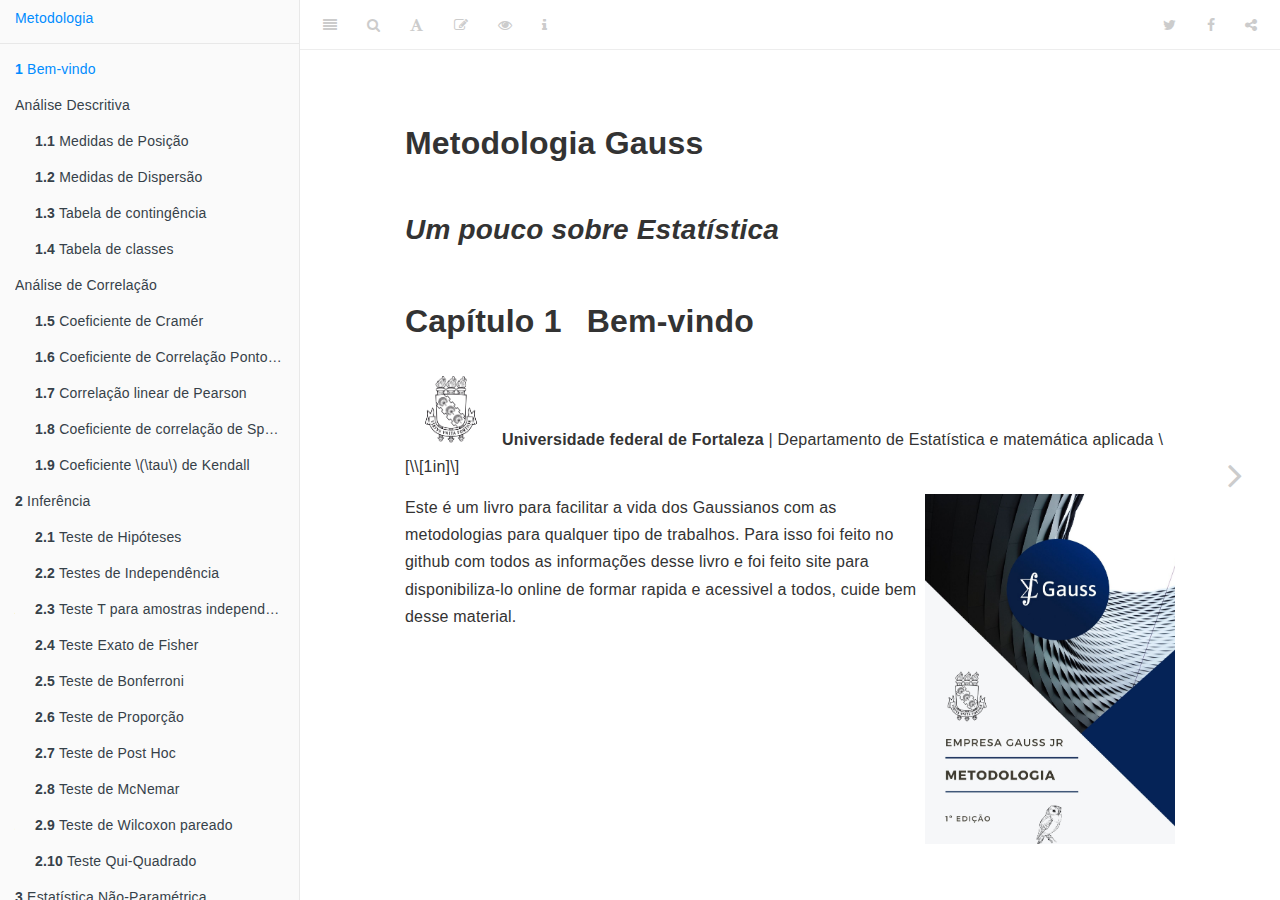
<file: docs/index.html>
<!DOCTYPE html>
<html lang="" xml:lang="">
<head>

  <meta charset="utf-8" />
  <meta http-equiv="X-UA-Compatible" content="IE=edge" />
  <title>Metodologia Gauss</title>
  <meta name="description" content="Metodologia Gauss" />
  <meta name="generator" content="bookdown 0.22 and GitBook 2.6.7" />

  <meta property="og:title" content="Metodologia Gauss" />
  <meta property="og:type" content="book" />
  
  
  
  

  <meta name="twitter:card" content="summary" />
  <meta name="twitter:title" content="Metodologia Gauss" />
  
  
  




  <meta name="viewport" content="width=device-width, initial-scale=1" />
  <meta name="apple-mobile-web-app-capable" content="yes" />
  <meta name="apple-mobile-web-app-status-bar-style" content="black" />
  
  

<link rel="next" href="análise-descritiva.html"/>
<script src="libs/header-attrs-2.9/header-attrs.js"></script>
<script src="libs/jquery-3.5.1/jquery.min.js"></script>
<link href="libs/gitbook-2.6.7/css/style.css" rel="stylesheet" />
<link href="libs/gitbook-2.6.7/css/plugin-table.css" rel="stylesheet" />
<link href="libs/gitbook-2.6.7/css/plugin-bookdown.css" rel="stylesheet" />
<link href="libs/gitbook-2.6.7/css/plugin-highlight.css" rel="stylesheet" />
<link href="libs/gitbook-2.6.7/css/plugin-search.css" rel="stylesheet" />
<link href="libs/gitbook-2.6.7/css/plugin-fontsettings.css" rel="stylesheet" />
<link href="libs/gitbook-2.6.7/css/plugin-clipboard.css" rel="stylesheet" />









<link href="libs/anchor-sections-1.0.1/anchor-sections.css" rel="stylesheet" />
<script src="libs/anchor-sections-1.0.1/anchor-sections.js"></script>
<script src="libs/htmlwidgets-1.5.3/htmlwidgets.js"></script>
<script src="libs/plotly-binding-4.9.4.1/plotly.js"></script>
<script src="libs/typedarray-0.1/typedarray.min.js"></script>
<link href="libs/crosstalk-1.1.1/css/crosstalk.css" rel="stylesheet" />
<script src="libs/crosstalk-1.1.1/js/crosstalk.min.js"></script>
<link href="libs/plotly-htmlwidgets-css-1.57.1/plotly-htmlwidgets.css" rel="stylesheet" />
<script src="libs/plotly-main-1.57.1/plotly-latest.min.js"></script>




<link rel="stylesheet" href="style.css" type="text/css" />
</head>

<body>



  <div class="book without-animation with-summary font-size-2 font-family-1" data-basepath=".">

    <div class="book-summary">
      <nav role="navigation">

<ul class="summary">
<li><a href="./">Metodologia</a></li>

<li class="divider"></li>
<li class="chapter" data-level="1" data-path="index.html"><a href="index.html"><i class="fa fa-check"></i><b>1</b> Bem-vindo</a></li>
<li class="chapter" data-level="" data-path="análise-descritiva.html"><a href="análise-descritiva.html"><i class="fa fa-check"></i>Análise Descritiva</a>
<ul>
<li class="chapter" data-level="1.1" data-path="análise-descritiva.html"><a href="análise-descritiva.html#medidas-de-posição"><i class="fa fa-check"></i><b>1.1</b> Medidas de Posição</a>
<ul>
<li class="chapter" data-level="1.1.1" data-path="análise-descritiva.html"><a href="análise-descritiva.html#média"><i class="fa fa-check"></i><b>1.1.1</b> Média</a></li>
<li class="chapter" data-level="1.1.2" data-path="análise-descritiva.html"><a href="análise-descritiva.html#mediana"><i class="fa fa-check"></i><b>1.1.2</b> Mediana</a></li>
<li class="chapter" data-level="1.1.3" data-path="análise-descritiva.html"><a href="análise-descritiva.html#moda"><i class="fa fa-check"></i><b>1.1.3</b> Moda</a></li>
<li class="chapter" data-level="1.1.4" data-path="análise-descritiva.html"><a href="análise-descritiva.html#quartil"><i class="fa fa-check"></i><b>1.1.4</b> Quartil</a></li>
</ul></li>
<li class="chapter" data-level="1.2" data-path="análise-descritiva.html"><a href="análise-descritiva.html#medidas-de-dispersão"><i class="fa fa-check"></i><b>1.2</b> Medidas de Dispersão</a>
<ul>
<li class="chapter" data-level="1.2.1" data-path="análise-descritiva.html"><a href="análise-descritiva.html#amplitude"><i class="fa fa-check"></i><b>1.2.1</b> Amplitude</a></li>
<li class="chapter" data-level="1.2.2" data-path="análise-descritiva.html"><a href="análise-descritiva.html#variância"><i class="fa fa-check"></i><b>1.2.2</b> Variância</a></li>
<li class="chapter" data-level="1.2.3" data-path="análise-descritiva.html"><a href="análise-descritiva.html#desvio-padrão"><i class="fa fa-check"></i><b>1.2.3</b> Desvio Padrão</a></li>
<li class="chapter" data-level="1.2.4" data-path="análise-descritiva.html"><a href="análise-descritiva.html#coeficiente-de-variação"><i class="fa fa-check"></i><b>1.2.4</b> Coeficiente de Variação</a></li>
</ul></li>
<li class="chapter" data-level="1.3" data-path="análise-descritiva.html"><a href="análise-descritiva.html#tabela-de-contingência"><i class="fa fa-check"></i><b>1.3</b> Tabela de contingência</a>
<ul>
<li class="chapter" data-level="1.3.1" data-path="análise-descritiva.html"><a href="análise-descritiva.html#teste-de-mcnemar"><i class="fa fa-check"></i><b>1.3.1</b> Teste de McNemar</a></li>
</ul></li>
<li class="chapter" data-level="1.4" data-path="análise-descritiva.html"><a href="análise-descritiva.html#tabela-de-classes"><i class="fa fa-check"></i><b>1.4</b> Tabela de classes</a></li>
</ul></li>
<li class="chapter" data-level="" data-path="análise-de-correlação.html"><a href="análise-de-correlação.html"><i class="fa fa-check"></i>Análise de Correlação</a>
<ul>
<li class="chapter" data-level="1.5" data-path="análise-de-correlação.html"><a href="análise-de-correlação.html#coeficiente-de-cramér"><i class="fa fa-check"></i><b>1.5</b> Coeficiente de Cramér</a></li>
<li class="chapter" data-level="1.6" data-path="análise-de-correlação.html"><a href="análise-de-correlação.html#coeficiente-de-correlação-ponto-biserial"><i class="fa fa-check"></i><b>1.6</b> Coeficiente de Correlação Ponto Biserial</a></li>
<li class="chapter" data-level="1.7" data-path="análise-de-correlação.html"><a href="análise-de-correlação.html#correlação-linear-de-pearson"><i class="fa fa-check"></i><b>1.7</b> Correlação linear de Pearson</a></li>
<li class="chapter" data-level="1.8" data-path="análise-de-correlação.html"><a href="análise-de-correlação.html#coeficiente-de-correlação-de-spearman"><i class="fa fa-check"></i><b>1.8</b> Coeficiente de correlação de Spearman</a></li>
<li class="chapter" data-level="1.9" data-path="análise-de-correlação.html"><a href="análise-de-correlação.html#coeficiente-tau-de-kendall"><i class="fa fa-check"></i><b>1.9</b> Coeficiente <span class="math inline">\(\tau\)</span> de Kendall</a></li>
</ul></li>
<li class="chapter" data-level="2" data-path="inferência.html"><a href="inferência.html"><i class="fa fa-check"></i><b>2</b> Inferência</a>
<ul>
<li class="chapter" data-level="2.1" data-path="inferência.html"><a href="inferência.html#teste-de-hipóteses"><i class="fa fa-check"></i><b>2.1</b> Teste de Hipóteses</a>
<ul>
<li class="chapter" data-level="2.1.1" data-path="inferência.html"><a href="inferência.html#definição"><i class="fa fa-check"></i><b>2.1.1</b> Definição</a></li>
</ul></li>
<li class="chapter" data-level="2.2" data-path="inferência.html"><a href="inferência.html#testes-de-independência"><i class="fa fa-check"></i><b>2.2</b> Testes de Independência</a></li>
<li class="chapter" data-level="2.3" data-path="inferência.html"><a href="inferência.html#teste-t-para-amostras-independentes"><i class="fa fa-check"></i><b>2.3</b> Teste T para amostras independentes</a></li>
<li class="chapter" data-level="2.4" data-path="inferência.html"><a href="inferência.html#teste-exato-de-fisher"><i class="fa fa-check"></i><b>2.4</b> Teste Exato de Fisher</a></li>
<li class="chapter" data-level="2.5" data-path="inferência.html"><a href="inferência.html#teste-de-bonferroni"><i class="fa fa-check"></i><b>2.5</b> Teste de Bonferroni</a></li>
<li class="chapter" data-level="2.6" data-path="inferência.html"><a href="inferência.html#teste-de-proporção"><i class="fa fa-check"></i><b>2.6</b> Teste de Proporção</a></li>
<li class="chapter" data-level="2.7" data-path="inferência.html"><a href="inferência.html#teste-de-post-hoc"><i class="fa fa-check"></i><b>2.7</b> Teste de Post Hoc</a></li>
<li class="chapter" data-level="2.8" data-path="inferência.html"><a href="inferência.html#teste-de-mcnemar-1"><i class="fa fa-check"></i><b>2.8</b> Teste de McNemar</a></li>
<li class="chapter" data-level="2.9" data-path="inferência.html"><a href="inferência.html#teste-de-wilcoxon-pareado"><i class="fa fa-check"></i><b>2.9</b> Teste de Wilcoxon pareado</a></li>
<li class="chapter" data-level="2.10" data-path="inferência.html"><a href="inferência.html#teste-qui-quadrado"><i class="fa fa-check"></i><b>2.10</b> Teste Qui-Quadrado</a>
<ul>
<li class="chapter" data-level="2.10.1" data-path="inferência.html"><a href="inferência.html#teste-qui-quadrado-de-pearson-para-independência"><i class="fa fa-check"></i><b>2.10.1</b> Teste Qui-Quadrado de Pearson para independência</a></li>
<li class="chapter" data-level="2.10.2" data-path="inferência.html"><a href="inferência.html#teste-qui-quadrado-1"><i class="fa fa-check"></i><b>2.10.2</b> Teste Qui-Quadrado</a></li>
</ul></li>
</ul></li>
<li class="chapter" data-level="3" data-path="estatística-não-paramétrica.html"><a href="estatística-não-paramétrica.html"><i class="fa fa-check"></i><b>3</b> Estatística Não-Paramétrica</a>
<ul>
<li class="chapter" data-level="3.1" data-path="estatística-não-paramétrica.html"><a href="estatística-não-paramétrica.html#teste-de-wilcoxon-mann-whitney"><i class="fa fa-check"></i><b>3.1</b> Teste de Wilcoxon-Mann-Whitney</a>
<ul>
<li class="chapter" data-level="3.1.1" data-path="estatística-não-paramétrica.html"><a href="estatística-não-paramétrica.html#definição-1"><i class="fa fa-check"></i><b>3.1.1</b> Definição 1</a></li>
<li class="chapter" data-level="3.1.2" data-path="estatística-não-paramétrica.html"><a href="estatística-não-paramétrica.html#definição-2"><i class="fa fa-check"></i><b>3.1.2</b> Definição 2 :</a></li>
</ul></li>
</ul></li>
<li class="chapter" data-level="4" data-path="regressão.html"><a href="regressão.html"><i class="fa fa-check"></i><b>4</b> Regressão</a>
<ul>
<li class="chapter" data-level="4.1" data-path="regressão.html"><a href="regressão.html#modelos-de-regressão"><i class="fa fa-check"></i><b>4.1</b> Modelos de Regressão</a></li>
<li class="chapter" data-level="4.2" data-path="regressão.html"><a href="regressão.html#coeficiente-de-determinação"><i class="fa fa-check"></i><b>4.2</b> Coeficiente de Determinação</a></li>
<li class="chapter" data-level="4.3" data-path="regressão.html"><a href="regressão.html#transformação-de-yeo-johnson"><i class="fa fa-check"></i><b>4.3</b> Transformação de Yeo-Johnson</a></li>
<li class="chapter" data-level="4.4" data-path="regressão.html"><a href="regressão.html#análise-de-regressão-linear-e-correlação"><i class="fa fa-check"></i><b>4.4</b> Análise de Regressão Linear e Correlação</a></li>
<li class="chapter" data-level="4.5" data-path="regressão.html"><a href="regressão.html#análise-de-variância-multivariada"><i class="fa fa-check"></i><b>4.5</b> Análise de Variância Multivariada</a>
<ul>
<li class="chapter" data-level="4.5.1" data-path="regressão.html"><a href="regressão.html#anova-análise-de-variância"><i class="fa fa-check"></i><b>4.5.1</b> (ANOVA) Análise de variância</a></li>
<li class="chapter" data-level="4.5.2" data-path="regressão.html"><a href="regressão.html#manova"><i class="fa fa-check"></i><b>4.5.2</b> MANOVA</a></li>
</ul></li>
<li class="chapter" data-level="4.6" data-path="regressão.html"><a href="regressão.html#regressão-linear-múltipla"><i class="fa fa-check"></i><b>4.6</b> Regressão Linear Múltipla</a></li>
</ul></li>
<li class="chapter" data-level="5" data-path="multivariada.html"><a href="multivariada.html"><i class="fa fa-check"></i><b>5</b> Multivariada</a>
<ul>
<li class="chapter" data-level="5.1" data-path="multivariada.html"><a href="multivariada.html#redes-neurais-artificiais"><i class="fa fa-check"></i><b>5.1</b> Redes Neurais Artificiais</a>
<ul>
<li class="chapter" data-level="5.1.1" data-path="multivariada.html"><a href="multivariada.html#modelo-mcp"><i class="fa fa-check"></i><b>5.1.1</b> Modelo MCP</a></li>
<li class="chapter" data-level="5.1.2" data-path="multivariada.html"><a href="multivariada.html#funções-de-ativação"><i class="fa fa-check"></i><b>5.1.2</b> Funções de ativação</a></li>
<li class="chapter" data-level="5.1.3" data-path="multivariada.html"><a href="multivariada.html#erro-e-atualização-dos-pesos-no-mcp"><i class="fa fa-check"></i><b>5.1.3</b> Erro e Atualização dos pesos no MCP</a></li>
<li class="chapter" data-level="5.1.4" data-path="multivariada.html"><a href="multivariada.html#multilayer-perceptron-mlp"><i class="fa fa-check"></i><b>5.1.4</b> Multilayer Perceptron (MLP)</a></li>
<li class="chapter" data-level="5.1.5" data-path="multivariada.html"><a href="multivariada.html#algoritmo-back-propagation"><i class="fa fa-check"></i><b>5.1.5</b> Algoritmo back-propagation</a></li>
</ul></li>
<li class="chapter" data-level="5.2" data-path="multivariada.html"><a href="multivariada.html#análise-de-componentes-principais"><i class="fa fa-check"></i><b>5.2</b> Análise de Componentes Principais</a></li>
</ul></li>
<li class="chapter" data-level="6" data-path="amostragem.html"><a href="amostragem.html"><i class="fa fa-check"></i><b>6</b> Amostragem</a>
<ul>
<li class="chapter" data-level="6.1" data-path="amostragem.html"><a href="amostragem.html#amostragem-aleatória-simples-sem-reposição---aass"><i class="fa fa-check"></i><b>6.1</b> Amostragem Aleatória Simples sem reposição - AASs</a></li>
</ul></li>
<li class="chapter" data-level="7" data-path="gráficos.html"><a href="gráficos.html"><i class="fa fa-check"></i><b>7</b> Gráficos</a>
<ul>
<li class="chapter" data-level="7.1" data-path="gráficos.html"><a href="gráficos.html#barras"><i class="fa fa-check"></i><b>7.1</b> Barras</a></li>
<li class="chapter" data-level="7.2" data-path="gráficos.html"><a href="gráficos.html#circular-pizza"><i class="fa fa-check"></i><b>7.2</b> Circular (Pizza)</a></li>
<li class="chapter" data-level="7.3" data-path="gráficos.html"><a href="gráficos.html#boxplot"><i class="fa fa-check"></i><b>7.3</b> Boxplot</a>
<ul>
<li class="chapter" data-level="7.3.1" data-path="gráficos.html"><a href="gráficos.html#boxplot-violino"><i class="fa fa-check"></i><b>7.3.1</b> Boxplot + Violino</a></li>
</ul></li>
<li class="chapter" data-level="7.4" data-path="gráficos.html"><a href="gráficos.html#linhas"><i class="fa fa-check"></i><b>7.4</b> Linhas</a></li>
</ul></li>
<li class="chapter" data-level="8" data-path="referências.html"><a href="referências.html"><i class="fa fa-check"></i><b>8</b> Referências</a></li>
<li class="divider"></li>
<li><a href="https://github.com/rstudio/bookdown" target="blank">Published with bookdown</a></li>
</ul>

      </nav>
    </div>

    <div class="book-body">
      <div class="body-inner">
        <div class="book-header" role="navigation">
          <h1>
            <i class="fa fa-circle-o-notch fa-spin"></i><a href="./">Metodologia Gauss</a>
          </h1>
        </div>

        <div class="page-wrapper" tabindex="-1" role="main">
          <div class="page-inner">

            <section class="normal" id="section-">
<div id="header">
<h1 class="title">Metodologia Gauss</h1>
<h2 class="subtitle"><em>Um pouco sobre Estatística</em></h2>
</div>
<div id="bem-vindo" class="section level1" number="1">
<h1><span class="header-section-number">Capítulo 1</span> Bem-vindo</h1>
<p><img src="graficos/ufc.png" id="id" class="class" style="width:12.0%;height:12.0%" /> <strong>Universidade federal de Fortaleza</strong> | Departamento de Estatística e matemática aplicada
<span class="math display">\[\\[1in]\]</span></p>
<p><img src="cover.jpg" width="250" height="350" align="right" alt="Cover image" /></a></p>
<p>Este é um livro para facilitar a vida dos Gaussianos com as metodologias para qualquer tipo de trabalhos. Para isso foi feito no github com todos as informações desse livro e foi feito site para disponibiliza-lo online de formar rapida e acessivel a todos, cuide bem desse material.</p>

</div>
            </section>

          </div>
        </div>
      </div>

<a href="análise-descritiva.html" class="navigation navigation-next navigation-unique" aria-label="Next page"><i class="fa fa-angle-right"></i></a>
    </div>
  </div>
<script src="libs/gitbook-2.6.7/js/app.min.js"></script>
<script src="libs/gitbook-2.6.7/js/lunr.js"></script>
<script src="libs/gitbook-2.6.7/js/clipboard.min.js"></script>
<script src="libs/gitbook-2.6.7/js/plugin-search.js"></script>
<script src="libs/gitbook-2.6.7/js/plugin-sharing.js"></script>
<script src="libs/gitbook-2.6.7/js/plugin-fontsettings.js"></script>
<script src="libs/gitbook-2.6.7/js/plugin-bookdown.js"></script>
<script src="libs/gitbook-2.6.7/js/jquery.highlight.js"></script>
<script src="libs/gitbook-2.6.7/js/plugin-clipboard.js"></script>
<script>
gitbook.require(["gitbook"], function(gitbook) {
gitbook.start({
"sharing": {
"github": false,
"facebook": true,
"twitter": true,
"linkedin": false,
"weibo": false,
"instapaper": false,
"vk": false,
"whatsapp": false,
"all": ["facebook", "twitter", "linkedin", "weibo", "instapaper"]
},
"fontsettings": {
"theme": "white",
"family": "sans",
"size": 2
},
"edit": {
"link": "https://github.com/gaussufc/YMetodologia/edit/master/index.Rmd",
"text": "Edit"
},
"history": {
"link": null,
"text": null
},
"view": {
"link": "https://github.com/gaussufc/YMetodologia/blob/master/index.Rmd",
"text": null
},
"download": null,
"toc": {
"collapse": "subsection"
}
});
});
</script>

<!-- dynamically load mathjax for compatibility with self-contained -->
<script>
  (function () {
    var script = document.createElement("script");
    script.type = "text/javascript";
    var src = "true";
    if (src === "" || src === "true") src = "https://mathjax.rstudio.com/latest/MathJax.js?config=TeX-MML-AM_CHTML";
    if (location.protocol !== "file:")
      if (/^https?:/.test(src))
        src = src.replace(/^https?:/, '');
    script.src = src;
    document.getElementsByTagName("head")[0].appendChild(script);
  })();
</script>
</body>

</html>
</file>
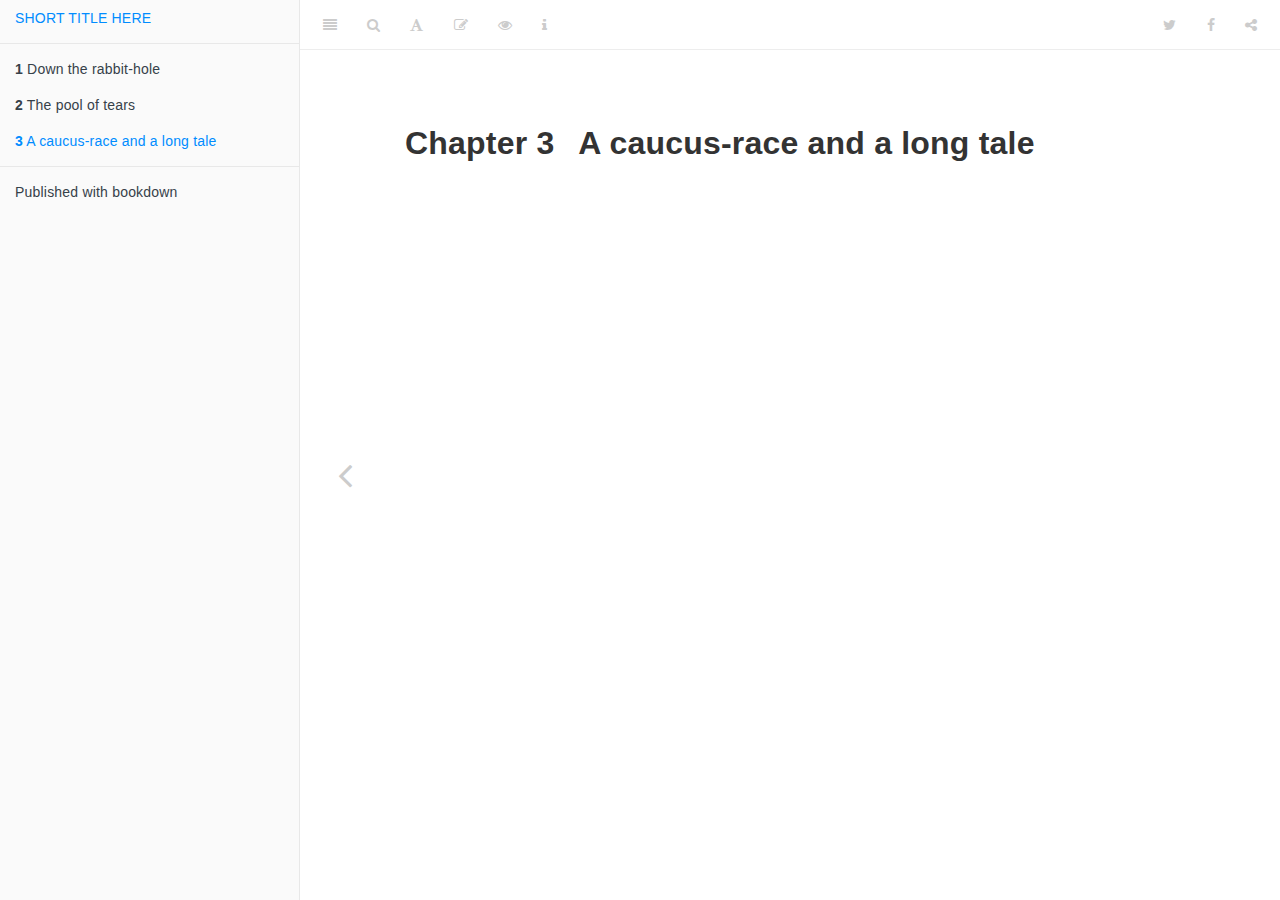
<file: docs/a-caucus-race-and-a-long-tale.html>
<!DOCTYPE html>
<html lang="" xml:lang="">
<head>

  <meta charset="utf-8" />
  <meta http-equiv="X-UA-Compatible" content="IE=edge" />
  <title>Chapter 3 A caucus-race and a long tale | YOUR TITLE HERE</title>
  <meta name="description" content="Chapter 3 A caucus-race and a long tale | YOUR TITLE HERE" />
  <meta name="generator" content="bookdown 0.19 and GitBook 2.6.7" />

  <meta property="og:title" content="Chapter 3 A caucus-race and a long tale | YOUR TITLE HERE" />
  <meta property="og:type" content="book" />
  
  
  
  

  <meta name="twitter:card" content="summary" />
  <meta name="twitter:title" content="Chapter 3 A caucus-race and a long tale | YOUR TITLE HERE" />
  
  
  

<meta name="author" content="YOUR NAME HERE" />


<meta name="date" content="2020-08-10" />

  <meta name="viewport" content="width=device-width, initial-scale=1" />
  <meta name="apple-mobile-web-app-capable" content="yes" />
  <meta name="apple-mobile-web-app-status-bar-style" content="black" />
  
  
<link rel="prev" href="the-pool-of-tears.html"/>

<script src="libs/jquery-2.2.3/jquery.min.js"></script>
<link href="libs/gitbook-2.6.7/css/style.css" rel="stylesheet" />
<link href="libs/gitbook-2.6.7/css/plugin-table.css" rel="stylesheet" />
<link href="libs/gitbook-2.6.7/css/plugin-bookdown.css" rel="stylesheet" />
<link href="libs/gitbook-2.6.7/css/plugin-highlight.css" rel="stylesheet" />
<link href="libs/gitbook-2.6.7/css/plugin-search.css" rel="stylesheet" />
<link href="libs/gitbook-2.6.7/css/plugin-fontsettings.css" rel="stylesheet" />
<link href="libs/gitbook-2.6.7/css/plugin-clipboard.css" rel="stylesheet" />












<link rel="stylesheet" href="style.css" type="text/css" />
</head>

<body>



  <div class="book without-animation with-summary font-size-2 font-family-1" data-basepath=".">

    <div class="book-summary">
      <nav role="navigation">

<ul class="summary">
<li><a href="./">SHORT TITLE HERE</a></li>

<li class="divider"></li>
<li class="chapter" data-level="1" data-path="index.html"><a href="index.html"><i class="fa fa-check"></i><b>1</b> Down the rabbit-hole</a></li>
<li class="chapter" data-level="2" data-path="the-pool-of-tears.html"><a href="the-pool-of-tears.html"><i class="fa fa-check"></i><b>2</b> The pool of tears</a></li>
<li class="chapter" data-level="3" data-path="a-caucus-race-and-a-long-tale.html"><a href="a-caucus-race-and-a-long-tale.html"><i class="fa fa-check"></i><b>3</b> A caucus-race and a long tale</a></li>
<li class="divider"></li>
<li><a href="https://github.com/rstudio/bookdown" target="blank">Published with bookdown</a></li>
</ul>

      </nav>
    </div>

    <div class="book-body">
      <div class="body-inner">
        <div class="book-header" role="navigation">
          <h1>
            <i class="fa fa-circle-o-notch fa-spin"></i><a href="./">YOUR TITLE HERE</a>
          </h1>
        </div>

        <div class="page-wrapper" tabindex="-1" role="main">
          <div class="page-inner">

            <section class="normal" id="section-">
<div id="a-caucus-race-and-a-long-tale" class="section level1">
<h1><span class="header-section-number">Chapter 3</span> A caucus-race and a long tale</h1>

</div>
            </section>

          </div>
        </div>
      </div>
<a href="the-pool-of-tears.html" class="navigation navigation-prev navigation-unique" aria-label="Previous page"><i class="fa fa-angle-left"></i></a>

    </div>
  </div>
<script src="libs/gitbook-2.6.7/js/app.min.js"></script>
<script src="libs/gitbook-2.6.7/js/lunr.js"></script>
<script src="libs/gitbook-2.6.7/js/clipboard.min.js"></script>
<script src="libs/gitbook-2.6.7/js/plugin-search.js"></script>
<script src="libs/gitbook-2.6.7/js/plugin-sharing.js"></script>
<script src="libs/gitbook-2.6.7/js/plugin-fontsettings.js"></script>
<script src="libs/gitbook-2.6.7/js/plugin-bookdown.js"></script>
<script src="libs/gitbook-2.6.7/js/jquery.highlight.js"></script>
<script src="libs/gitbook-2.6.7/js/plugin-clipboard.js"></script>
<script>
gitbook.require(["gitbook"], function(gitbook) {
gitbook.start({
"sharing": {
"github": false,
"facebook": true,
"twitter": true,
"linkedin": false,
"weibo": false,
"instapaper": false,
"vk": false,
"all": ["facebook", "twitter", "linkedin", "weibo", "instapaper"]
},
"fontsettings": {
"theme": "white",
"family": "sans",
"size": 2
},
"edit": {
"link": "https://github.com/YOUR GITHUB USERNAME/YOUR REPO NAME/edit/master/03-race.Rmd",
"text": "Edit"
},
"history": {
"link": null,
"text": null
},
"view": {
"link": "https://github.com/YOUR GITHUB USERNAME/YOUR REPO NAME/blob/master/03-race.Rmd",
"text": null
},
"download": null,
"toc": {
"collapse": "subsection"
}
});
});
</script>

</body>

</html>
</file>
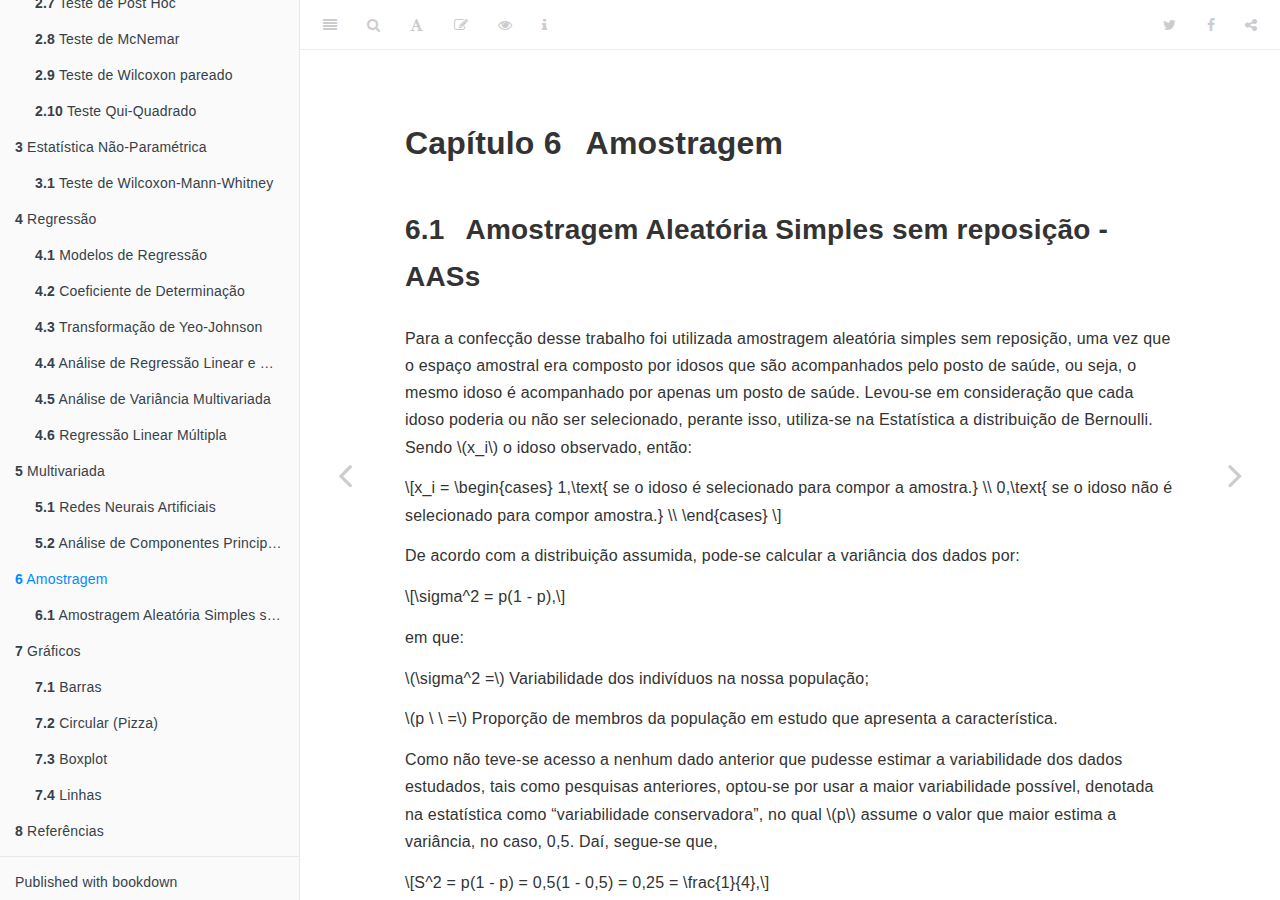
<file: docs/amostragem.html>
<!DOCTYPE html>
<html lang="" xml:lang="">
<head>

  <meta charset="utf-8" />
  <meta http-equiv="X-UA-Compatible" content="IE=edge" />
  <title>Capítulo 6 Amostragem | Metodologia Gauss</title>
  <meta name="description" content="Capítulo 6 Amostragem | Metodologia Gauss" />
  <meta name="generator" content="bookdown 0.22 and GitBook 2.6.7" />

  <meta property="og:title" content="Capítulo 6 Amostragem | Metodologia Gauss" />
  <meta property="og:type" content="book" />
  
  
  
  

  <meta name="twitter:card" content="summary" />
  <meta name="twitter:title" content="Capítulo 6 Amostragem | Metodologia Gauss" />
  
  
  




  <meta name="viewport" content="width=device-width, initial-scale=1" />
  <meta name="apple-mobile-web-app-capable" content="yes" />
  <meta name="apple-mobile-web-app-status-bar-style" content="black" />
  
  
<link rel="prev" href="multivariada.html"/>
<link rel="next" href="gráficos.html"/>
<script src="libs/header-attrs-2.9/header-attrs.js"></script>
<script src="libs/jquery-3.5.1/jquery.min.js"></script>
<link href="libs/gitbook-2.6.7/css/style.css" rel="stylesheet" />
<link href="libs/gitbook-2.6.7/css/plugin-table.css" rel="stylesheet" />
<link href="libs/gitbook-2.6.7/css/plugin-bookdown.css" rel="stylesheet" />
<link href="libs/gitbook-2.6.7/css/plugin-highlight.css" rel="stylesheet" />
<link href="libs/gitbook-2.6.7/css/plugin-search.css" rel="stylesheet" />
<link href="libs/gitbook-2.6.7/css/plugin-fontsettings.css" rel="stylesheet" />
<link href="libs/gitbook-2.6.7/css/plugin-clipboard.css" rel="stylesheet" />









<link href="libs/anchor-sections-1.0.1/anchor-sections.css" rel="stylesheet" />
<script src="libs/anchor-sections-1.0.1/anchor-sections.js"></script>
<script src="libs/htmlwidgets-1.5.3/htmlwidgets.js"></script>
<script src="libs/plotly-binding-4.9.4.1/plotly.js"></script>
<script src="libs/typedarray-0.1/typedarray.min.js"></script>
<link href="libs/crosstalk-1.1.1/css/crosstalk.css" rel="stylesheet" />
<script src="libs/crosstalk-1.1.1/js/crosstalk.min.js"></script>
<link href="libs/plotly-htmlwidgets-css-1.57.1/plotly-htmlwidgets.css" rel="stylesheet" />
<script src="libs/plotly-main-1.57.1/plotly-latest.min.js"></script>




<link rel="stylesheet" href="style.css" type="text/css" />
</head>

<body>



  <div class="book without-animation with-summary font-size-2 font-family-1" data-basepath=".">

    <div class="book-summary">
      <nav role="navigation">

<ul class="summary">
<li><a href="./">Metodologia</a></li>

<li class="divider"></li>
<li class="chapter" data-level="1" data-path="index.html"><a href="index.html"><i class="fa fa-check"></i><b>1</b> Bem-vindo</a></li>
<li class="chapter" data-level="" data-path="análise-descritiva.html"><a href="análise-descritiva.html"><i class="fa fa-check"></i>Análise Descritiva</a>
<ul>
<li class="chapter" data-level="1.1" data-path="análise-descritiva.html"><a href="análise-descritiva.html#medidas-de-posição"><i class="fa fa-check"></i><b>1.1</b> Medidas de Posição</a>
<ul>
<li class="chapter" data-level="1.1.1" data-path="análise-descritiva.html"><a href="análise-descritiva.html#média"><i class="fa fa-check"></i><b>1.1.1</b> Média</a></li>
<li class="chapter" data-level="1.1.2" data-path="análise-descritiva.html"><a href="análise-descritiva.html#mediana"><i class="fa fa-check"></i><b>1.1.2</b> Mediana</a></li>
<li class="chapter" data-level="1.1.3" data-path="análise-descritiva.html"><a href="análise-descritiva.html#moda"><i class="fa fa-check"></i><b>1.1.3</b> Moda</a></li>
<li class="chapter" data-level="1.1.4" data-path="análise-descritiva.html"><a href="análise-descritiva.html#quartil"><i class="fa fa-check"></i><b>1.1.4</b> Quartil</a></li>
</ul></li>
<li class="chapter" data-level="1.2" data-path="análise-descritiva.html"><a href="análise-descritiva.html#medidas-de-dispersão"><i class="fa fa-check"></i><b>1.2</b> Medidas de Dispersão</a>
<ul>
<li class="chapter" data-level="1.2.1" data-path="análise-descritiva.html"><a href="análise-descritiva.html#amplitude"><i class="fa fa-check"></i><b>1.2.1</b> Amplitude</a></li>
<li class="chapter" data-level="1.2.2" data-path="análise-descritiva.html"><a href="análise-descritiva.html#variância"><i class="fa fa-check"></i><b>1.2.2</b> Variância</a></li>
<li class="chapter" data-level="1.2.3" data-path="análise-descritiva.html"><a href="análise-descritiva.html#desvio-padrão"><i class="fa fa-check"></i><b>1.2.3</b> Desvio Padrão</a></li>
<li class="chapter" data-level="1.2.4" data-path="análise-descritiva.html"><a href="análise-descritiva.html#coeficiente-de-variação"><i class="fa fa-check"></i><b>1.2.4</b> Coeficiente de Variação</a></li>
</ul></li>
<li class="chapter" data-level="1.3" data-path="análise-descritiva.html"><a href="análise-descritiva.html#tabela-de-contingência"><i class="fa fa-check"></i><b>1.3</b> Tabela de contingência</a>
<ul>
<li class="chapter" data-level="1.3.1" data-path="análise-descritiva.html"><a href="análise-descritiva.html#teste-de-mcnemar"><i class="fa fa-check"></i><b>1.3.1</b> Teste de McNemar</a></li>
</ul></li>
<li class="chapter" data-level="1.4" data-path="análise-descritiva.html"><a href="análise-descritiva.html#tabela-de-classes"><i class="fa fa-check"></i><b>1.4</b> Tabela de classes</a></li>
</ul></li>
<li class="chapter" data-level="" data-path="análise-de-correlação.html"><a href="análise-de-correlação.html"><i class="fa fa-check"></i>Análise de Correlação</a>
<ul>
<li class="chapter" data-level="1.5" data-path="análise-de-correlação.html"><a href="análise-de-correlação.html#coeficiente-de-cramér"><i class="fa fa-check"></i><b>1.5</b> Coeficiente de Cramér</a></li>
<li class="chapter" data-level="1.6" data-path="análise-de-correlação.html"><a href="análise-de-correlação.html#coeficiente-de-correlação-ponto-biserial"><i class="fa fa-check"></i><b>1.6</b> Coeficiente de Correlação Ponto Biserial</a></li>
<li class="chapter" data-level="1.7" data-path="análise-de-correlação.html"><a href="análise-de-correlação.html#correlação-linear-de-pearson"><i class="fa fa-check"></i><b>1.7</b> Correlação linear de Pearson</a></li>
<li class="chapter" data-level="1.8" data-path="análise-de-correlação.html"><a href="análise-de-correlação.html#coeficiente-de-correlação-de-spearman"><i class="fa fa-check"></i><b>1.8</b> Coeficiente de correlação de Spearman</a></li>
<li class="chapter" data-level="1.9" data-path="análise-de-correlação.html"><a href="análise-de-correlação.html#coeficiente-tau-de-kendall"><i class="fa fa-check"></i><b>1.9</b> Coeficiente <span class="math inline">\(\tau\)</span> de Kendall</a></li>
</ul></li>
<li class="chapter" data-level="2" data-path="inferência.html"><a href="inferência.html"><i class="fa fa-check"></i><b>2</b> Inferência</a>
<ul>
<li class="chapter" data-level="2.1" data-path="inferência.html"><a href="inferência.html#teste-de-hipóteses"><i class="fa fa-check"></i><b>2.1</b> Teste de Hipóteses</a>
<ul>
<li class="chapter" data-level="2.1.1" data-path="inferência.html"><a href="inferência.html#definição"><i class="fa fa-check"></i><b>2.1.1</b> Definição</a></li>
</ul></li>
<li class="chapter" data-level="2.2" data-path="inferência.html"><a href="inferência.html#testes-de-independência"><i class="fa fa-check"></i><b>2.2</b> Testes de Independência</a></li>
<li class="chapter" data-level="2.3" data-path="inferência.html"><a href="inferência.html#teste-t-para-amostras-independentes"><i class="fa fa-check"></i><b>2.3</b> Teste T para amostras independentes</a></li>
<li class="chapter" data-level="2.4" data-path="inferência.html"><a href="inferência.html#teste-exato-de-fisher"><i class="fa fa-check"></i><b>2.4</b> Teste Exato de Fisher</a></li>
<li class="chapter" data-level="2.5" data-path="inferência.html"><a href="inferência.html#teste-de-bonferroni"><i class="fa fa-check"></i><b>2.5</b> Teste de Bonferroni</a></li>
<li class="chapter" data-level="2.6" data-path="inferência.html"><a href="inferência.html#teste-de-proporção"><i class="fa fa-check"></i><b>2.6</b> Teste de Proporção</a></li>
<li class="chapter" data-level="2.7" data-path="inferência.html"><a href="inferência.html#teste-de-post-hoc"><i class="fa fa-check"></i><b>2.7</b> Teste de Post Hoc</a></li>
<li class="chapter" data-level="2.8" data-path="inferência.html"><a href="inferência.html#teste-de-mcnemar-1"><i class="fa fa-check"></i><b>2.8</b> Teste de McNemar</a></li>
<li class="chapter" data-level="2.9" data-path="inferência.html"><a href="inferência.html#teste-de-wilcoxon-pareado"><i class="fa fa-check"></i><b>2.9</b> Teste de Wilcoxon pareado</a></li>
<li class="chapter" data-level="2.10" data-path="inferência.html"><a href="inferência.html#teste-qui-quadrado"><i class="fa fa-check"></i><b>2.10</b> Teste Qui-Quadrado</a>
<ul>
<li class="chapter" data-level="2.10.1" data-path="inferência.html"><a href="inferência.html#teste-qui-quadrado-de-pearson-para-independência"><i class="fa fa-check"></i><b>2.10.1</b> Teste Qui-Quadrado de Pearson para independência</a></li>
<li class="chapter" data-level="2.10.2" data-path="inferência.html"><a href="inferência.html#teste-qui-quadrado-1"><i class="fa fa-check"></i><b>2.10.2</b> Teste Qui-Quadrado</a></li>
</ul></li>
</ul></li>
<li class="chapter" data-level="3" data-path="estatística-não-paramétrica.html"><a href="estatística-não-paramétrica.html"><i class="fa fa-check"></i><b>3</b> Estatística Não-Paramétrica</a>
<ul>
<li class="chapter" data-level="3.1" data-path="estatística-não-paramétrica.html"><a href="estatística-não-paramétrica.html#teste-de-wilcoxon-mann-whitney"><i class="fa fa-check"></i><b>3.1</b> Teste de Wilcoxon-Mann-Whitney</a>
<ul>
<li class="chapter" data-level="3.1.1" data-path="estatística-não-paramétrica.html"><a href="estatística-não-paramétrica.html#definição-1"><i class="fa fa-check"></i><b>3.1.1</b> Definição 1</a></li>
<li class="chapter" data-level="3.1.2" data-path="estatística-não-paramétrica.html"><a href="estatística-não-paramétrica.html#definição-2"><i class="fa fa-check"></i><b>3.1.2</b> Definição 2 :</a></li>
</ul></li>
</ul></li>
<li class="chapter" data-level="4" data-path="regressão.html"><a href="regressão.html"><i class="fa fa-check"></i><b>4</b> Regressão</a>
<ul>
<li class="chapter" data-level="4.1" data-path="regressão.html"><a href="regressão.html#modelos-de-regressão"><i class="fa fa-check"></i><b>4.1</b> Modelos de Regressão</a></li>
<li class="chapter" data-level="4.2" data-path="regressão.html"><a href="regressão.html#coeficiente-de-determinação"><i class="fa fa-check"></i><b>4.2</b> Coeficiente de Determinação</a></li>
<li class="chapter" data-level="4.3" data-path="regressão.html"><a href="regressão.html#transformação-de-yeo-johnson"><i class="fa fa-check"></i><b>4.3</b> Transformação de Yeo-Johnson</a></li>
<li class="chapter" data-level="4.4" data-path="regressão.html"><a href="regressão.html#análise-de-regressão-linear-e-correlação"><i class="fa fa-check"></i><b>4.4</b> Análise de Regressão Linear e Correlação</a></li>
<li class="chapter" data-level="4.5" data-path="regressão.html"><a href="regressão.html#análise-de-variância-multivariada"><i class="fa fa-check"></i><b>4.5</b> Análise de Variância Multivariada</a>
<ul>
<li class="chapter" data-level="4.5.1" data-path="regressão.html"><a href="regressão.html#anova-análise-de-variância"><i class="fa fa-check"></i><b>4.5.1</b> (ANOVA) Análise de variância</a></li>
<li class="chapter" data-level="4.5.2" data-path="regressão.html"><a href="regressão.html#manova"><i class="fa fa-check"></i><b>4.5.2</b> MANOVA</a></li>
</ul></li>
<li class="chapter" data-level="4.6" data-path="regressão.html"><a href="regressão.html#regressão-linear-múltipla"><i class="fa fa-check"></i><b>4.6</b> Regressão Linear Múltipla</a></li>
</ul></li>
<li class="chapter" data-level="5" data-path="multivariada.html"><a href="multivariada.html"><i class="fa fa-check"></i><b>5</b> Multivariada</a>
<ul>
<li class="chapter" data-level="5.1" data-path="multivariada.html"><a href="multivariada.html#redes-neurais-artificiais"><i class="fa fa-check"></i><b>5.1</b> Redes Neurais Artificiais</a>
<ul>
<li class="chapter" data-level="5.1.1" data-path="multivariada.html"><a href="multivariada.html#modelo-mcp"><i class="fa fa-check"></i><b>5.1.1</b> Modelo MCP</a></li>
<li class="chapter" data-level="5.1.2" data-path="multivariada.html"><a href="multivariada.html#funções-de-ativação"><i class="fa fa-check"></i><b>5.1.2</b> Funções de ativação</a></li>
<li class="chapter" data-level="5.1.3" data-path="multivariada.html"><a href="multivariada.html#erro-e-atualização-dos-pesos-no-mcp"><i class="fa fa-check"></i><b>5.1.3</b> Erro e Atualização dos pesos no MCP</a></li>
<li class="chapter" data-level="5.1.4" data-path="multivariada.html"><a href="multivariada.html#multilayer-perceptron-mlp"><i class="fa fa-check"></i><b>5.1.4</b> Multilayer Perceptron (MLP)</a></li>
<li class="chapter" data-level="5.1.5" data-path="multivariada.html"><a href="multivariada.html#algoritmo-back-propagation"><i class="fa fa-check"></i><b>5.1.5</b> Algoritmo back-propagation</a></li>
</ul></li>
<li class="chapter" data-level="5.2" data-path="multivariada.html"><a href="multivariada.html#análise-de-componentes-principais"><i class="fa fa-check"></i><b>5.2</b> Análise de Componentes Principais</a></li>
</ul></li>
<li class="chapter" data-level="6" data-path="amostragem.html"><a href="amostragem.html"><i class="fa fa-check"></i><b>6</b> Amostragem</a>
<ul>
<li class="chapter" data-level="6.1" data-path="amostragem.html"><a href="amostragem.html#amostragem-aleatória-simples-sem-reposição---aass"><i class="fa fa-check"></i><b>6.1</b> Amostragem Aleatória Simples sem reposição - AASs</a></li>
</ul></li>
<li class="chapter" data-level="7" data-path="gráficos.html"><a href="gráficos.html"><i class="fa fa-check"></i><b>7</b> Gráficos</a>
<ul>
<li class="chapter" data-level="7.1" data-path="gráficos.html"><a href="gráficos.html#barras"><i class="fa fa-check"></i><b>7.1</b> Barras</a></li>
<li class="chapter" data-level="7.2" data-path="gráficos.html"><a href="gráficos.html#circular-pizza"><i class="fa fa-check"></i><b>7.2</b> Circular (Pizza)</a></li>
<li class="chapter" data-level="7.3" data-path="gráficos.html"><a href="gráficos.html#boxplot"><i class="fa fa-check"></i><b>7.3</b> Boxplot</a>
<ul>
<li class="chapter" data-level="7.3.1" data-path="gráficos.html"><a href="gráficos.html#boxplot-violino"><i class="fa fa-check"></i><b>7.3.1</b> Boxplot + Violino</a></li>
</ul></li>
<li class="chapter" data-level="7.4" data-path="gráficos.html"><a href="gráficos.html#linhas"><i class="fa fa-check"></i><b>7.4</b> Linhas</a></li>
</ul></li>
<li class="chapter" data-level="8" data-path="referências.html"><a href="referências.html"><i class="fa fa-check"></i><b>8</b> Referências</a></li>
<li class="divider"></li>
<li><a href="https://github.com/rstudio/bookdown" target="blank">Published with bookdown</a></li>
</ul>

      </nav>
    </div>

    <div class="book-body">
      <div class="body-inner">
        <div class="book-header" role="navigation">
          <h1>
            <i class="fa fa-circle-o-notch fa-spin"></i><a href="./">Metodologia Gauss</a>
          </h1>
        </div>

        <div class="page-wrapper" tabindex="-1" role="main">
          <div class="page-inner">

            <section class="normal" id="section-">
<div id="amostragem" class="section level1" number="6">
<h1><span class="header-section-number">Capítulo 6</span> Amostragem</h1>
<div id="amostragem-aleatória-simples-sem-reposição---aass" class="section level2" number="6.1">
<h2><span class="header-section-number">6.1</span> Amostragem Aleatória Simples sem reposição - AASs</h2>
<p>Para a confecção desse trabalho foi utilizada amostragem aleatória simples sem reposição, uma vez que o espaço amostral era composto por idosos que são acompanhados pelo posto de saúde, ou seja, o mesmo idoso é acompanhado por apenas um posto de saúde.
Levou-se em consideração que cada idoso poderia ou não ser selecionado, perante isso, utiliza-se na Estatística a distribuição de Bernoulli. Sendo <span class="math inline">\(x_i\)</span> o idoso observado, então:</p>
<p><span class="math display">\[x_i =
\begin{cases}
1,\text{ se o idoso é selecionado para compor a amostra.} \\
0,\text{ se o idoso não é selecionado para compor amostra.} \\
\end{cases}
\]</span></p>
<p>De acordo com a distribuição assumida, pode-se calcular a variância dos dados por:</p>
<p><span class="math display">\[\sigma^2 = p(1 - p),\]</span></p>
<p>em que:</p>
<p><span class="math inline">\(\sigma^2 =\)</span> Variabilidade dos indivíduos na nossa população;</p>
<p><span class="math inline">\(p \ \ =\)</span> Proporção de membros da população em estudo que apresenta a característica.</p>
<p>Como não teve-se acesso a nenhum dado anterior que pudesse estimar a variabilidade dos dados estudados, tais como pesquisas anteriores, optou-se por usar a maior variabilidade possível, denotada na estatística como “variabilidade conservadora”, no qual <span class="math inline">\(p\)</span> assume o valor que maior estima a variância, no caso, 0,5. Daí, segue-se que,</p>
<p><span class="math display">\[S^2 = p(1 - p) = 0,5(1 - 0,5) = 0,25 = \frac{1}{4},\]</span></p>
<p>onde <span class="math inline">\(S^2\)</span> é a variância estimada.</p>
<p>Diante tudo isso, calcula-se o tamanho amostral, denotado por <span class="math inline">\(n\)</span>, através da seguinte expressão:</p>
<p><span class="math display">\[n = \frac{1}{\frac{D}{S^2}+\frac{1}{N}},\]</span></p>
<p>em que:</p>
<p><span class="math inline">\(D \ = \frac{E^2}{Z_\alpha};\)</span></p>
<p><span class="math inline">\(E \ =\)</span> Erro máximo permitido;</p>
<p><span class="math inline">\(Z_\alpha =\)</span> Quantil de ordem <span class="math inline">\(\alpha\)</span> da distribuição normal padrão;</p>
<p><span class="math inline">\(N \ =\)</span> Tamanho populacional;</p>
<p><span class="math inline">\(S^2 =\)</span> Variância populacional estimada.</p>
<p>O Erro máximo permitido ou margem de erro é a diferença entre o valor estimado pela pesquisa e o verdadeiro valor. Por exemplo, se retirarmos a média <span class="math inline">\(\mu\)</span> de uma amostra com uma margem de erro de 10% esperamos que a média da população esteja em um intervalo de <span class="math inline">\(\mu - 10\%\)</span> e <span class="math inline">\(\mu + 10\%\)</span>.
Para estimarmos uma determinada característica de interesse com dada precisão, é importante que estabeleçamos um nível de confiança para nossa pesquisa, nível esse que denotaremos por <span class="math inline">\((1 - \alpha)\)</span>, sendo a probabilidade de que o erro amostral efetivo seja menor do que o erro amostral admitido pela pesquisa (máximo permitido). É importante salientar que um alto nível de confiança pode trazer problemas atrelados a ele, por exemplo, uma necessidade de um maior tamanho amostral.</p>
<p>Margem de erro, Coeficiente de confiança e tamanho da amostra sempre caminham lado a lado. Modificar qualquer um dos 3 parâmetros, alterará os restantes. Encontra-se algumas mudanças:</p>
<ul>
<li>Reduzir a margem de erro obriga a aumentar o tamanho da amostra;</li>
<li>Diminuir o Coeficiente de confiança obriga a aumentar o tamanho da amostra;</li>
<li>Se eu aumentar o tamanho da minha amostra, posso reduzir a margem de erro ou incrementar o nível de confiança.</li>
</ul>
<p>Existe casos onde o tamanho amostral fica inacessível para o pesquisador devido aos custos gerados, para isto existe um fator de correção para diminuir o tamanho amostral (n), quando <span class="math inline">\(\frac{n}{N} \geq 0,05\)</span>. Segue o novo tamanho amostral:</p>
<p><span class="math display">\[n_{new} = \frac{n}{1 + \left(\frac{n - 1}{N}\right)}\]</span></p>
<p>em que:</p>
<p><span class="math inline">\(n_{new} =\)</span> Novo tamanho amostral com fator de correção;</p>
<p><span class="math inline">\(\ n \ \ =\)</span> Tamanho amostral sem o fator de correção;</p>
<p><span class="math inline">\(\ N \ =\)</span> Tamanho da população alvo.</p>

</div>
</div>
            </section>

          </div>
        </div>
      </div>
<a href="multivariada.html" class="navigation navigation-prev " aria-label="Previous page"><i class="fa fa-angle-left"></i></a>
<a href="gráficos.html" class="navigation navigation-next " aria-label="Next page"><i class="fa fa-angle-right"></i></a>
    </div>
  </div>
<script src="libs/gitbook-2.6.7/js/app.min.js"></script>
<script src="libs/gitbook-2.6.7/js/lunr.js"></script>
<script src="libs/gitbook-2.6.7/js/clipboard.min.js"></script>
<script src="libs/gitbook-2.6.7/js/plugin-search.js"></script>
<script src="libs/gitbook-2.6.7/js/plugin-sharing.js"></script>
<script src="libs/gitbook-2.6.7/js/plugin-fontsettings.js"></script>
<script src="libs/gitbook-2.6.7/js/plugin-bookdown.js"></script>
<script src="libs/gitbook-2.6.7/js/jquery.highlight.js"></script>
<script src="libs/gitbook-2.6.7/js/plugin-clipboard.js"></script>
<script>
gitbook.require(["gitbook"], function(gitbook) {
gitbook.start({
"sharing": {
"github": false,
"facebook": true,
"twitter": true,
"linkedin": false,
"weibo": false,
"instapaper": false,
"vk": false,
"whatsapp": false,
"all": ["facebook", "twitter", "linkedin", "weibo", "instapaper"]
},
"fontsettings": {
"theme": "white",
"family": "sans",
"size": 2
},
"edit": {
"link": "https://github.com/gaussufc/YMetodologia/edit/master/08-amostragem.Rmd",
"text": "Edit"
},
"history": {
"link": null,
"text": null
},
"view": {
"link": "https://github.com/gaussufc/YMetodologia/blob/master/08-amostragem.Rmd",
"text": null
},
"download": null,
"toc": {
"collapse": "subsection"
}
});
});
</script>

<!-- dynamically load mathjax for compatibility with self-contained -->
<script>
  (function () {
    var script = document.createElement("script");
    script.type = "text/javascript";
    var src = "true";
    if (src === "" || src === "true") src = "https://mathjax.rstudio.com/latest/MathJax.js?config=TeX-MML-AM_CHTML";
    if (location.protocol !== "file:")
      if (/^https?:/.test(src))
        src = src.replace(/^https?:/, '');
    script.src = src;
    document.getElementsByTagName("head")[0].appendChild(script);
  })();
</script>
</body>

</html>
</file>
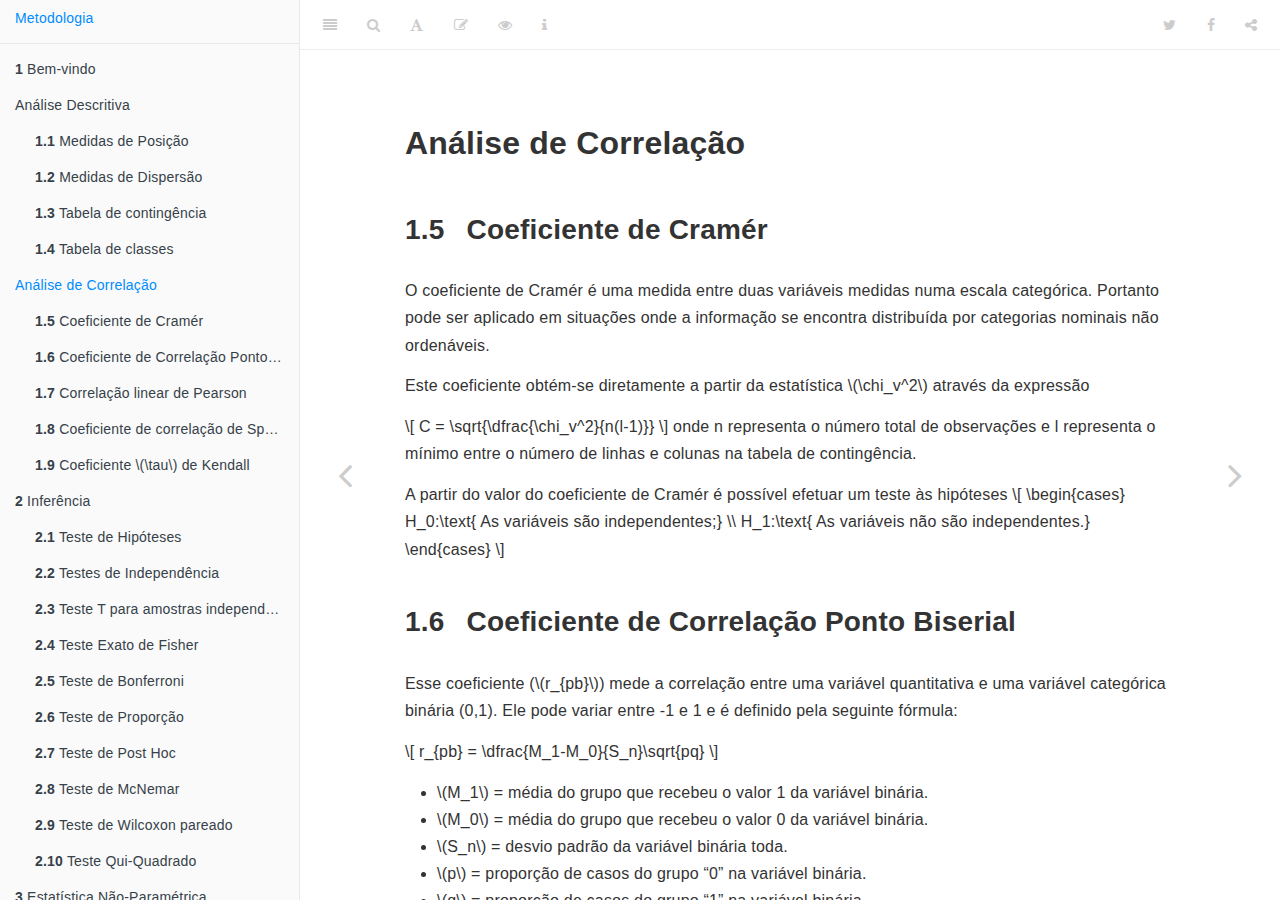
<file: docs/análise-de-correlação.html>
<!DOCTYPE html>
<html lang="" xml:lang="">
<head>

  <meta charset="utf-8" />
  <meta http-equiv="X-UA-Compatible" content="IE=edge" />
  <title>Análise de Correlação | Metodologia Gauss</title>
  <meta name="description" content="Análise de Correlação | Metodologia Gauss" />
  <meta name="generator" content="bookdown 0.22 and GitBook 2.6.7" />

  <meta property="og:title" content="Análise de Correlação | Metodologia Gauss" />
  <meta property="og:type" content="book" />
  
  
  
  

  <meta name="twitter:card" content="summary" />
  <meta name="twitter:title" content="Análise de Correlação | Metodologia Gauss" />
  
  
  




  <meta name="viewport" content="width=device-width, initial-scale=1" />
  <meta name="apple-mobile-web-app-capable" content="yes" />
  <meta name="apple-mobile-web-app-status-bar-style" content="black" />
  
  
<link rel="prev" href="análise-descritiva.html"/>
<link rel="next" href="inferência.html"/>
<script src="libs/header-attrs-2.9/header-attrs.js"></script>
<script src="libs/jquery-3.5.1/jquery.min.js"></script>
<link href="libs/gitbook-2.6.7/css/style.css" rel="stylesheet" />
<link href="libs/gitbook-2.6.7/css/plugin-table.css" rel="stylesheet" />
<link href="libs/gitbook-2.6.7/css/plugin-bookdown.css" rel="stylesheet" />
<link href="libs/gitbook-2.6.7/css/plugin-highlight.css" rel="stylesheet" />
<link href="libs/gitbook-2.6.7/css/plugin-search.css" rel="stylesheet" />
<link href="libs/gitbook-2.6.7/css/plugin-fontsettings.css" rel="stylesheet" />
<link href="libs/gitbook-2.6.7/css/plugin-clipboard.css" rel="stylesheet" />









<link href="libs/anchor-sections-1.0.1/anchor-sections.css" rel="stylesheet" />
<script src="libs/anchor-sections-1.0.1/anchor-sections.js"></script>
<script src="libs/htmlwidgets-1.5.3/htmlwidgets.js"></script>
<script src="libs/plotly-binding-4.9.4.1/plotly.js"></script>
<script src="libs/typedarray-0.1/typedarray.min.js"></script>
<link href="libs/crosstalk-1.1.1/css/crosstalk.css" rel="stylesheet" />
<script src="libs/crosstalk-1.1.1/js/crosstalk.min.js"></script>
<link href="libs/plotly-htmlwidgets-css-1.57.1/plotly-htmlwidgets.css" rel="stylesheet" />
<script src="libs/plotly-main-1.57.1/plotly-latest.min.js"></script>




<link rel="stylesheet" href="style.css" type="text/css" />
</head>

<body>



  <div class="book without-animation with-summary font-size-2 font-family-1" data-basepath=".">

    <div class="book-summary">
      <nav role="navigation">

<ul class="summary">
<li><a href="./">Metodologia</a></li>

<li class="divider"></li>
<li class="chapter" data-level="1" data-path="index.html"><a href="index.html"><i class="fa fa-check"></i><b>1</b> Bem-vindo</a></li>
<li class="chapter" data-level="" data-path="análise-descritiva.html"><a href="análise-descritiva.html"><i class="fa fa-check"></i>Análise Descritiva</a>
<ul>
<li class="chapter" data-level="1.1" data-path="análise-descritiva.html"><a href="análise-descritiva.html#medidas-de-posição"><i class="fa fa-check"></i><b>1.1</b> Medidas de Posição</a>
<ul>
<li class="chapter" data-level="1.1.1" data-path="análise-descritiva.html"><a href="análise-descritiva.html#média"><i class="fa fa-check"></i><b>1.1.1</b> Média</a></li>
<li class="chapter" data-level="1.1.2" data-path="análise-descritiva.html"><a href="análise-descritiva.html#mediana"><i class="fa fa-check"></i><b>1.1.2</b> Mediana</a></li>
<li class="chapter" data-level="1.1.3" data-path="análise-descritiva.html"><a href="análise-descritiva.html#moda"><i class="fa fa-check"></i><b>1.1.3</b> Moda</a></li>
<li class="chapter" data-level="1.1.4" data-path="análise-descritiva.html"><a href="análise-descritiva.html#quartil"><i class="fa fa-check"></i><b>1.1.4</b> Quartil</a></li>
</ul></li>
<li class="chapter" data-level="1.2" data-path="análise-descritiva.html"><a href="análise-descritiva.html#medidas-de-dispersão"><i class="fa fa-check"></i><b>1.2</b> Medidas de Dispersão</a>
<ul>
<li class="chapter" data-level="1.2.1" data-path="análise-descritiva.html"><a href="análise-descritiva.html#amplitude"><i class="fa fa-check"></i><b>1.2.1</b> Amplitude</a></li>
<li class="chapter" data-level="1.2.2" data-path="análise-descritiva.html"><a href="análise-descritiva.html#variância"><i class="fa fa-check"></i><b>1.2.2</b> Variância</a></li>
<li class="chapter" data-level="1.2.3" data-path="análise-descritiva.html"><a href="análise-descritiva.html#desvio-padrão"><i class="fa fa-check"></i><b>1.2.3</b> Desvio Padrão</a></li>
<li class="chapter" data-level="1.2.4" data-path="análise-descritiva.html"><a href="análise-descritiva.html#coeficiente-de-variação"><i class="fa fa-check"></i><b>1.2.4</b> Coeficiente de Variação</a></li>
</ul></li>
<li class="chapter" data-level="1.3" data-path="análise-descritiva.html"><a href="análise-descritiva.html#tabela-de-contingência"><i class="fa fa-check"></i><b>1.3</b> Tabela de contingência</a>
<ul>
<li class="chapter" data-level="1.3.1" data-path="análise-descritiva.html"><a href="análise-descritiva.html#teste-de-mcnemar"><i class="fa fa-check"></i><b>1.3.1</b> Teste de McNemar</a></li>
</ul></li>
<li class="chapter" data-level="1.4" data-path="análise-descritiva.html"><a href="análise-descritiva.html#tabela-de-classes"><i class="fa fa-check"></i><b>1.4</b> Tabela de classes</a></li>
</ul></li>
<li class="chapter" data-level="" data-path="análise-de-correlação.html"><a href="análise-de-correlação.html"><i class="fa fa-check"></i>Análise de Correlação</a>
<ul>
<li class="chapter" data-level="1.5" data-path="análise-de-correlação.html"><a href="análise-de-correlação.html#coeficiente-de-cramér"><i class="fa fa-check"></i><b>1.5</b> Coeficiente de Cramér</a></li>
<li class="chapter" data-level="1.6" data-path="análise-de-correlação.html"><a href="análise-de-correlação.html#coeficiente-de-correlação-ponto-biserial"><i class="fa fa-check"></i><b>1.6</b> Coeficiente de Correlação Ponto Biserial</a></li>
<li class="chapter" data-level="1.7" data-path="análise-de-correlação.html"><a href="análise-de-correlação.html#correlação-linear-de-pearson"><i class="fa fa-check"></i><b>1.7</b> Correlação linear de Pearson</a></li>
<li class="chapter" data-level="1.8" data-path="análise-de-correlação.html"><a href="análise-de-correlação.html#coeficiente-de-correlação-de-spearman"><i class="fa fa-check"></i><b>1.8</b> Coeficiente de correlação de Spearman</a></li>
<li class="chapter" data-level="1.9" data-path="análise-de-correlação.html"><a href="análise-de-correlação.html#coeficiente-tau-de-kendall"><i class="fa fa-check"></i><b>1.9</b> Coeficiente <span class="math inline">\(\tau\)</span> de Kendall</a></li>
</ul></li>
<li class="chapter" data-level="2" data-path="inferência.html"><a href="inferência.html"><i class="fa fa-check"></i><b>2</b> Inferência</a>
<ul>
<li class="chapter" data-level="2.1" data-path="inferência.html"><a href="inferência.html#teste-de-hipóteses"><i class="fa fa-check"></i><b>2.1</b> Teste de Hipóteses</a>
<ul>
<li class="chapter" data-level="2.1.1" data-path="inferência.html"><a href="inferência.html#definição"><i class="fa fa-check"></i><b>2.1.1</b> Definição</a></li>
</ul></li>
<li class="chapter" data-level="2.2" data-path="inferência.html"><a href="inferência.html#testes-de-independência"><i class="fa fa-check"></i><b>2.2</b> Testes de Independência</a></li>
<li class="chapter" data-level="2.3" data-path="inferência.html"><a href="inferência.html#teste-t-para-amostras-independentes"><i class="fa fa-check"></i><b>2.3</b> Teste T para amostras independentes</a></li>
<li class="chapter" data-level="2.4" data-path="inferência.html"><a href="inferência.html#teste-exato-de-fisher"><i class="fa fa-check"></i><b>2.4</b> Teste Exato de Fisher</a></li>
<li class="chapter" data-level="2.5" data-path="inferência.html"><a href="inferência.html#teste-de-bonferroni"><i class="fa fa-check"></i><b>2.5</b> Teste de Bonferroni</a></li>
<li class="chapter" data-level="2.6" data-path="inferência.html"><a href="inferência.html#teste-de-proporção"><i class="fa fa-check"></i><b>2.6</b> Teste de Proporção</a></li>
<li class="chapter" data-level="2.7" data-path="inferência.html"><a href="inferência.html#teste-de-post-hoc"><i class="fa fa-check"></i><b>2.7</b> Teste de Post Hoc</a></li>
<li class="chapter" data-level="2.8" data-path="inferência.html"><a href="inferência.html#teste-de-mcnemar-1"><i class="fa fa-check"></i><b>2.8</b> Teste de McNemar</a></li>
<li class="chapter" data-level="2.9" data-path="inferência.html"><a href="inferência.html#teste-de-wilcoxon-pareado"><i class="fa fa-check"></i><b>2.9</b> Teste de Wilcoxon pareado</a></li>
<li class="chapter" data-level="2.10" data-path="inferência.html"><a href="inferência.html#teste-qui-quadrado"><i class="fa fa-check"></i><b>2.10</b> Teste Qui-Quadrado</a>
<ul>
<li class="chapter" data-level="2.10.1" data-path="inferência.html"><a href="inferência.html#teste-qui-quadrado-de-pearson-para-independência"><i class="fa fa-check"></i><b>2.10.1</b> Teste Qui-Quadrado de Pearson para independência</a></li>
<li class="chapter" data-level="2.10.2" data-path="inferência.html"><a href="inferência.html#teste-qui-quadrado-1"><i class="fa fa-check"></i><b>2.10.2</b> Teste Qui-Quadrado</a></li>
</ul></li>
</ul></li>
<li class="chapter" data-level="3" data-path="estatística-não-paramétrica.html"><a href="estatística-não-paramétrica.html"><i class="fa fa-check"></i><b>3</b> Estatística Não-Paramétrica</a>
<ul>
<li class="chapter" data-level="3.1" data-path="estatística-não-paramétrica.html"><a href="estatística-não-paramétrica.html#teste-de-wilcoxon-mann-whitney"><i class="fa fa-check"></i><b>3.1</b> Teste de Wilcoxon-Mann-Whitney</a>
<ul>
<li class="chapter" data-level="3.1.1" data-path="estatística-não-paramétrica.html"><a href="estatística-não-paramétrica.html#definição-1"><i class="fa fa-check"></i><b>3.1.1</b> Definição 1</a></li>
<li class="chapter" data-level="3.1.2" data-path="estatística-não-paramétrica.html"><a href="estatística-não-paramétrica.html#definição-2"><i class="fa fa-check"></i><b>3.1.2</b> Definição 2 :</a></li>
</ul></li>
</ul></li>
<li class="chapter" data-level="4" data-path="regressão.html"><a href="regressão.html"><i class="fa fa-check"></i><b>4</b> Regressão</a>
<ul>
<li class="chapter" data-level="4.1" data-path="regressão.html"><a href="regressão.html#modelos-de-regressão"><i class="fa fa-check"></i><b>4.1</b> Modelos de Regressão</a></li>
<li class="chapter" data-level="4.2" data-path="regressão.html"><a href="regressão.html#coeficiente-de-determinação"><i class="fa fa-check"></i><b>4.2</b> Coeficiente de Determinação</a></li>
<li class="chapter" data-level="4.3" data-path="regressão.html"><a href="regressão.html#transformação-de-yeo-johnson"><i class="fa fa-check"></i><b>4.3</b> Transformação de Yeo-Johnson</a></li>
<li class="chapter" data-level="4.4" data-path="regressão.html"><a href="regressão.html#análise-de-regressão-linear-e-correlação"><i class="fa fa-check"></i><b>4.4</b> Análise de Regressão Linear e Correlação</a></li>
<li class="chapter" data-level="4.5" data-path="regressão.html"><a href="regressão.html#análise-de-variância-multivariada"><i class="fa fa-check"></i><b>4.5</b> Análise de Variância Multivariada</a>
<ul>
<li class="chapter" data-level="4.5.1" data-path="regressão.html"><a href="regressão.html#anova-análise-de-variância"><i class="fa fa-check"></i><b>4.5.1</b> (ANOVA) Análise de variância</a></li>
<li class="chapter" data-level="4.5.2" data-path="regressão.html"><a href="regressão.html#manova"><i class="fa fa-check"></i><b>4.5.2</b> MANOVA</a></li>
</ul></li>
<li class="chapter" data-level="4.6" data-path="regressão.html"><a href="regressão.html#regressão-linear-múltipla"><i class="fa fa-check"></i><b>4.6</b> Regressão Linear Múltipla</a></li>
</ul></li>
<li class="chapter" data-level="5" data-path="multivariada.html"><a href="multivariada.html"><i class="fa fa-check"></i><b>5</b> Multivariada</a>
<ul>
<li class="chapter" data-level="5.1" data-path="multivariada.html"><a href="multivariada.html#redes-neurais-artificiais"><i class="fa fa-check"></i><b>5.1</b> Redes Neurais Artificiais</a>
<ul>
<li class="chapter" data-level="5.1.1" data-path="multivariada.html"><a href="multivariada.html#modelo-mcp"><i class="fa fa-check"></i><b>5.1.1</b> Modelo MCP</a></li>
<li class="chapter" data-level="5.1.2" data-path="multivariada.html"><a href="multivariada.html#funções-de-ativação"><i class="fa fa-check"></i><b>5.1.2</b> Funções de ativação</a></li>
<li class="chapter" data-level="5.1.3" data-path="multivariada.html"><a href="multivariada.html#erro-e-atualização-dos-pesos-no-mcp"><i class="fa fa-check"></i><b>5.1.3</b> Erro e Atualização dos pesos no MCP</a></li>
<li class="chapter" data-level="5.1.4" data-path="multivariada.html"><a href="multivariada.html#multilayer-perceptron-mlp"><i class="fa fa-check"></i><b>5.1.4</b> Multilayer Perceptron (MLP)</a></li>
<li class="chapter" data-level="5.1.5" data-path="multivariada.html"><a href="multivariada.html#algoritmo-back-propagation"><i class="fa fa-check"></i><b>5.1.5</b> Algoritmo back-propagation</a></li>
</ul></li>
<li class="chapter" data-level="5.2" data-path="multivariada.html"><a href="multivariada.html#análise-de-componentes-principais"><i class="fa fa-check"></i><b>5.2</b> Análise de Componentes Principais</a></li>
</ul></li>
<li class="chapter" data-level="6" data-path="amostragem.html"><a href="amostragem.html"><i class="fa fa-check"></i><b>6</b> Amostragem</a>
<ul>
<li class="chapter" data-level="6.1" data-path="amostragem.html"><a href="amostragem.html#amostragem-aleatória-simples-sem-reposição---aass"><i class="fa fa-check"></i><b>6.1</b> Amostragem Aleatória Simples sem reposição - AASs</a></li>
</ul></li>
<li class="chapter" data-level="7" data-path="gráficos.html"><a href="gráficos.html"><i class="fa fa-check"></i><b>7</b> Gráficos</a>
<ul>
<li class="chapter" data-level="7.1" data-path="gráficos.html"><a href="gráficos.html#barras"><i class="fa fa-check"></i><b>7.1</b> Barras</a></li>
<li class="chapter" data-level="7.2" data-path="gráficos.html"><a href="gráficos.html#circular-pizza"><i class="fa fa-check"></i><b>7.2</b> Circular (Pizza)</a></li>
<li class="chapter" data-level="7.3" data-path="gráficos.html"><a href="gráficos.html#boxplot"><i class="fa fa-check"></i><b>7.3</b> Boxplot</a>
<ul>
<li class="chapter" data-level="7.3.1" data-path="gráficos.html"><a href="gráficos.html#boxplot-violino"><i class="fa fa-check"></i><b>7.3.1</b> Boxplot + Violino</a></li>
</ul></li>
<li class="chapter" data-level="7.4" data-path="gráficos.html"><a href="gráficos.html#linhas"><i class="fa fa-check"></i><b>7.4</b> Linhas</a></li>
</ul></li>
<li class="chapter" data-level="8" data-path="referências.html"><a href="referências.html"><i class="fa fa-check"></i><b>8</b> Referências</a></li>
<li class="divider"></li>
<li><a href="https://github.com/rstudio/bookdown" target="blank">Published with bookdown</a></li>
</ul>

      </nav>
    </div>

    <div class="book-body">
      <div class="body-inner">
        <div class="book-header" role="navigation">
          <h1>
            <i class="fa fa-circle-o-notch fa-spin"></i><a href="./">Metodologia Gauss</a>
          </h1>
        </div>

        <div class="page-wrapper" tabindex="-1" role="main">
          <div class="page-inner">

            <section class="normal" id="section-">
<div id="análise-de-correlação" class="section level1 unnumbered">
<h1>Análise de Correlação</h1>
<div id="coeficiente-de-cramér" class="section level2" number="1.5">
<h2><span class="header-section-number">1.5</span> Coeficiente de Cramér</h2>
<p>O coeficiente de Cramér é uma medida entre duas variáveis medidas numa escala categórica. Portanto pode ser aplicado em situações onde a informação se encontra distribuída por categorias nominais não ordenáveis.</p>
<p>Este coeficiente obtém-se diretamente a partir da estatística <span class="math inline">\(\chi_v^2\)</span> através da expressão</p>
<p><span class="math display">\[
C = \sqrt{\dfrac{\chi_v^2}{n(l-1)}}
\]</span>
onde n representa o número total de observações e l representa o mínimo entre o número de linhas e colunas na tabela de contingência.</p>
<p>A partir do valor do coeficiente de Cramér é possível efetuar um teste às hipóteses
<span class="math display">\[ \begin{cases}
H_0:\text{  As variáveis são independentes;} \\
H_1:\text{  As variáveis não são independentes.}
\end{cases}
\]</span></p>
</div>
<div id="coeficiente-de-correlação-ponto-biserial" class="section level2" number="1.6">
<h2><span class="header-section-number">1.6</span> Coeficiente de Correlação Ponto Biserial</h2>
<p>Esse coeficiente (<span class="math inline">\(r_{pb}\)</span>) mede a correlação entre uma variável quantitativa e uma variável categórica binária (0,1). Ele pode variar entre -1 e 1 e é definido pela seguinte fórmula:</p>
<p><span class="math display">\[
    r_{pb}  = \dfrac{M_1-M_0}{S_n}\sqrt{pq}
\]</span></p>
<ul>
<li><span class="math inline">\(M_1\)</span> = média do grupo que recebeu o valor 1 da variável binária.</li>
<li><span class="math inline">\(M_0\)</span> = média do grupo que recebeu o valor 0 da variável binária.</li>
<li><span class="math inline">\(S_n\)</span> = desvio padrão da variável binária toda.</li>
<li><span class="math inline">\(p\)</span> = proporção de casos do grupo “0” na variável binária.</li>
<li><span class="math inline">\(q\)</span> = proporção de casos do grupo “1” na variável binária.</li>
</ul>
</div>
<div id="correlação-linear-de-pearson" class="section level2" number="1.7">
<h2><span class="header-section-number">1.7</span> Correlação linear de Pearson</h2>
<p>De modo geral, a quantificação do grau de associação entre duas variáveis é feita pelos chamados coeficientes de <strong>associação</strong> ou <strong>correlação</strong>. Essas são medidas que descrevem numericamente a associação (ou dependência) entre duas variáveis. Ou seja, tais resultados nos permitem verificar se uma variável influencia de forma positiva ou negativa na outra.</p>
<p>Para facilitar a compreensão, esses coeficientes usualmente variam entre -1 e +1, e quanto mais próximo de 0, menos relação as variáveis possuem. A intensidade da associação linear existente entre as variáveis quantitativas pode ser determinada através do chamado Coeficiente de Correlação Linear de Pearson, e sua fórmula é definida por:</p>
<p><span class="math display">\[\rho_{(x,y)} = \frac{cov{(x,y)}}{S_{x}S_{y}},\]</span>
em que ,</p>
<ul>
<li><p><span class="math inline">\(\text{Cov}{(x,y)}\)</span> - Covariância ou variância conjunta das variáveis X e Y;</p></li>
<li><p><span class="math inline">\(S_{x}\)</span>- Desvio Padrão da variável X</p></li>
<li><p><span class="math inline">\(S_{Y}\)</span> - Desvio Padrão da variável Y.</p>
<p>Como dito anteriormente, o <span class="math inline">\(\rho\)</span> pode assumir valores entre -1 e +1 e neste ponto cabe algumas observações, tais como</p></li>
<li><p><span class="math inline">\(\rho_{(x,y)}\)</span> = +1 significa uma correlação positiva perfeita entre as duas variáveis, ou seja, se uma aumenta a outra também aumenta;</p></li>
<li><p><span class="math inline">\(\rho_{(x,y)}\)</span> = -1 significa uma correlação negativa perfeita entre as duas variáveis, isto é, se uma aumenta a outra diminui;</p></li>
<li><p><span class="math inline">\(\rho_{(x,y)}\)</span> = 0 significa que as duas variáveis não dependem linearmente uma da outra. No entanto, pode existir uma outra dependência “não-linear”. Logo, o resultado deve ser investigado por outros meios.</p></li>
</ul>
</div>
<div id="coeficiente-de-correlação-de-spearman" class="section level2" number="1.8">
<h2><span class="header-section-number">1.8</span> Coeficiente de correlação de Spearman</h2>
<p>O coeficiente de Correlação de Spearman é geralmente utilizado quando temos duas variáveis ordinais ou quando não podemos utilizar o teste Cramér V, pois não podemos facilmente atestar suas suposições.
Diante de duas variáveis medidas numa escala de ordenação clara, ou que apresentam uma relação não linear mas monótona (se uma aumenta a outra tem sempre tendência a aumentar (ou a diminuir)).</p>
<p>É um método não-paramétrico que usa os postos das variáveis quando o coeficiente de correlação de Pearson não pode ser aplicado, temos como alternativa o coeficiente de correlação de Spearman.
A ideia de construção deste coeficiente é bastante simples.</p>
<p>Dadas duas amostras de observação ordenáveis, substitui-se cada um dos seus valores pela sua ordem de ordenação, em inglês</p>
<p>Por exemplo, se uma amostra de três valores for <span class="math inline">\(x_{1} = 2.1\)</span>, <span class="math inline">\(x_{2} = 1.7\)</span>, <span class="math inline">\(x_{3} = 4.8\)</span>, então os
respectivos ranks serão <span class="math inline">\(r_{1}= 2\)</span>, <span class="math inline">\(r_{2} = 1\)</span>, <span class="math inline">\(r_{3} = 3\)</span>. Após substituir cada uma das amostras pelos
seus ranks o coeficiente de Spearman não e mais do que o coeficiente de Pearson aplicado
agora aos . Uma vez que as ordens variam sempre entre 1 e <span class="math inline">\(n\)</span> (número de observações), pode-se escrever o coeficiente do seguinte modo
<span class="math display">\[  R_{s}=1- \dfrac{ 6\sum_{i=1}^{n} D_{i}^2}{n^{3} - n}, \]</span>
onde <span class="math inline">\(D_{i}\)</span> representa a diferença de ranks entre as observações que estão sendo analisadas.</p>
</div>
<div id="coeficiente-tau-de-kendall" class="section level2" number="1.9">
<h2><span class="header-section-number">1.9</span> Coeficiente <span class="math inline">\(\tau\)</span> de Kendall</h2>
<p>Uma alternativa ao coeficiente de Spearman é o coeficiente de correlação <span class="math inline">\(\tau\)</span> de Kendall que se aplica nas mesmas condições, porém com duas vantagens : se as amostras tiverem dimensão muito reduzida e valores repetidos, os resultados do teste são mais precisos; por outro lado, o coeficiente <span class="math inline">\(\tau\)</span> de Kendall pode ser generalizado
para correlações parciais que são correlações medidas entre duas variáveis após remoção do efeito de uma possível terceira variável sobre ambas.</p>
<p>O coeficiente de Kendall é descrito como uma medida de concordância entre dois conjuntos, medindo a diferença entre a
probabilidade de as classificações estarem na mesma ordem e a probabilidade de estarem em ordens diferentes.</p>
<p><span class="math display">\[ \tau = \dfrac{ concordantes - discordantes}{\frac{n(n-1)}{2}}.   \]</span></p>

</div>
</div>
            </section>

          </div>
        </div>
      </div>
<a href="análise-descritiva.html" class="navigation navigation-prev " aria-label="Previous page"><i class="fa fa-angle-left"></i></a>
<a href="inferência.html" class="navigation navigation-next " aria-label="Next page"><i class="fa fa-angle-right"></i></a>
    </div>
  </div>
<script src="libs/gitbook-2.6.7/js/app.min.js"></script>
<script src="libs/gitbook-2.6.7/js/lunr.js"></script>
<script src="libs/gitbook-2.6.7/js/clipboard.min.js"></script>
<script src="libs/gitbook-2.6.7/js/plugin-search.js"></script>
<script src="libs/gitbook-2.6.7/js/plugin-sharing.js"></script>
<script src="libs/gitbook-2.6.7/js/plugin-fontsettings.js"></script>
<script src="libs/gitbook-2.6.7/js/plugin-bookdown.js"></script>
<script src="libs/gitbook-2.6.7/js/jquery.highlight.js"></script>
<script src="libs/gitbook-2.6.7/js/plugin-clipboard.js"></script>
<script>
gitbook.require(["gitbook"], function(gitbook) {
gitbook.start({
"sharing": {
"github": false,
"facebook": true,
"twitter": true,
"linkedin": false,
"weibo": false,
"instapaper": false,
"vk": false,
"whatsapp": false,
"all": ["facebook", "twitter", "linkedin", "weibo", "instapaper"]
},
"fontsettings": {
"theme": "white",
"family": "sans",
"size": 2
},
"edit": {
"link": "https://github.com/gaussufc/YMetodologia/edit/master/03-correlacao.Rmd",
"text": "Edit"
},
"history": {
"link": null,
"text": null
},
"view": {
"link": "https://github.com/gaussufc/YMetodologia/blob/master/03-correlacao.Rmd",
"text": null
},
"download": null,
"toc": {
"collapse": "subsection"
}
});
});
</script>

<!-- dynamically load mathjax for compatibility with self-contained -->
<script>
  (function () {
    var script = document.createElement("script");
    script.type = "text/javascript";
    var src = "true";
    if (src === "" || src === "true") src = "https://mathjax.rstudio.com/latest/MathJax.js?config=TeX-MML-AM_CHTML";
    if (location.protocol !== "file:")
      if (/^https?:/.test(src))
        src = src.replace(/^https?:/, '');
    script.src = src;
    document.getElementsByTagName("head")[0].appendChild(script);
  })();
</script>
</body>

</html>
</file>
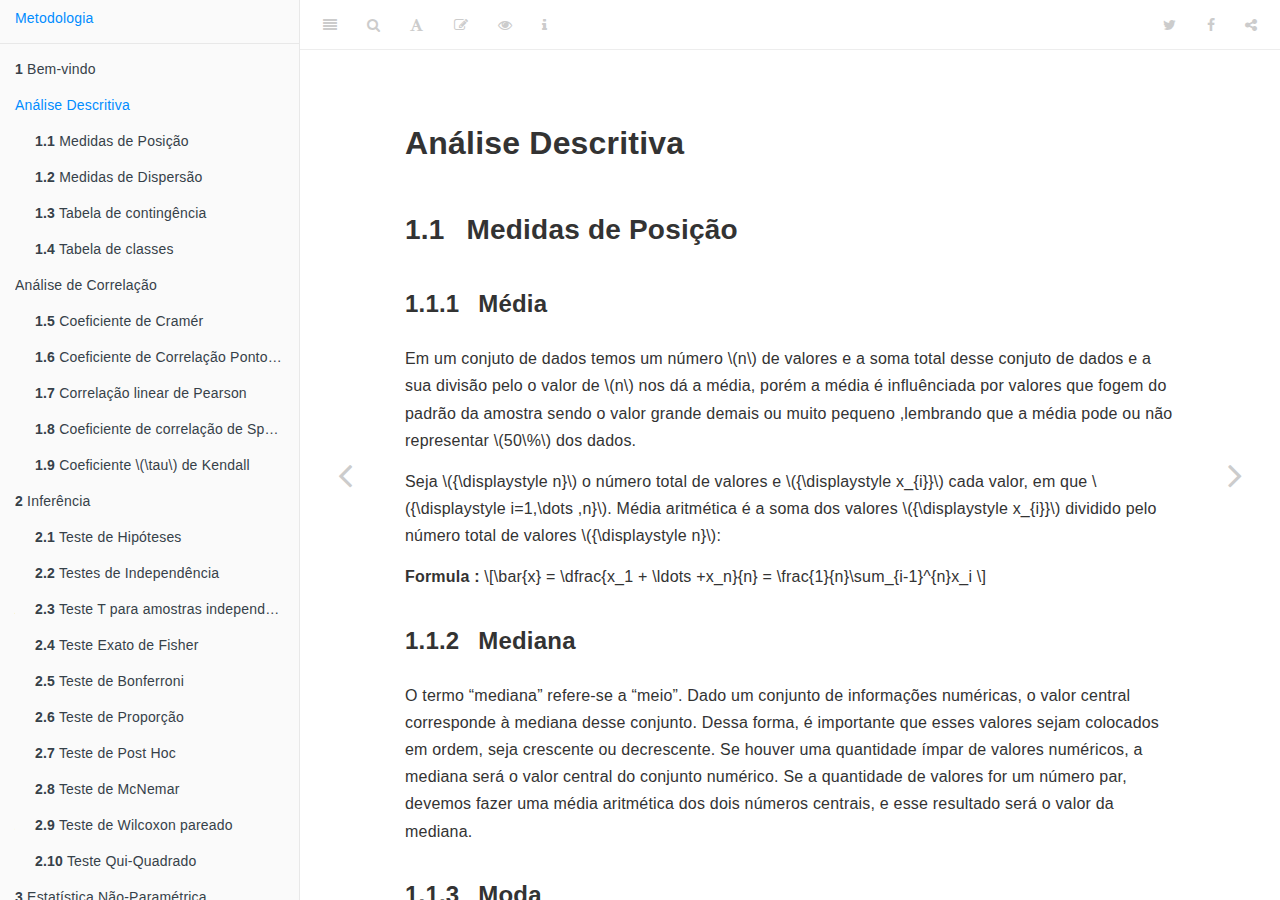
<file: docs/análise-descritiva.html>
<!DOCTYPE html>
<html lang="" xml:lang="">
<head>

  <meta charset="utf-8" />
  <meta http-equiv="X-UA-Compatible" content="IE=edge" />
  <title>Análise Descritiva | Metodologia Gauss</title>
  <meta name="description" content="Análise Descritiva | Metodologia Gauss" />
  <meta name="generator" content="bookdown 0.22 and GitBook 2.6.7" />

  <meta property="og:title" content="Análise Descritiva | Metodologia Gauss" />
  <meta property="og:type" content="book" />
  
  
  
  

  <meta name="twitter:card" content="summary" />
  <meta name="twitter:title" content="Análise Descritiva | Metodologia Gauss" />
  
  
  




  <meta name="viewport" content="width=device-width, initial-scale=1" />
  <meta name="apple-mobile-web-app-capable" content="yes" />
  <meta name="apple-mobile-web-app-status-bar-style" content="black" />
  
  
<link rel="prev" href="index.html"/>
<link rel="next" href="análise-de-correlação.html"/>
<script src="libs/header-attrs-2.9/header-attrs.js"></script>
<script src="libs/jquery-3.5.1/jquery.min.js"></script>
<link href="libs/gitbook-2.6.7/css/style.css" rel="stylesheet" />
<link href="libs/gitbook-2.6.7/css/plugin-table.css" rel="stylesheet" />
<link href="libs/gitbook-2.6.7/css/plugin-bookdown.css" rel="stylesheet" />
<link href="libs/gitbook-2.6.7/css/plugin-highlight.css" rel="stylesheet" />
<link href="libs/gitbook-2.6.7/css/plugin-search.css" rel="stylesheet" />
<link href="libs/gitbook-2.6.7/css/plugin-fontsettings.css" rel="stylesheet" />
<link href="libs/gitbook-2.6.7/css/plugin-clipboard.css" rel="stylesheet" />









<link href="libs/anchor-sections-1.0.1/anchor-sections.css" rel="stylesheet" />
<script src="libs/anchor-sections-1.0.1/anchor-sections.js"></script>
<script src="libs/htmlwidgets-1.5.3/htmlwidgets.js"></script>
<script src="libs/plotly-binding-4.9.4.1/plotly.js"></script>
<script src="libs/typedarray-0.1/typedarray.min.js"></script>
<link href="libs/crosstalk-1.1.1/css/crosstalk.css" rel="stylesheet" />
<script src="libs/crosstalk-1.1.1/js/crosstalk.min.js"></script>
<link href="libs/plotly-htmlwidgets-css-1.57.1/plotly-htmlwidgets.css" rel="stylesheet" />
<script src="libs/plotly-main-1.57.1/plotly-latest.min.js"></script>




<link rel="stylesheet" href="style.css" type="text/css" />
</head>

<body>



  <div class="book without-animation with-summary font-size-2 font-family-1" data-basepath=".">

    <div class="book-summary">
      <nav role="navigation">

<ul class="summary">
<li><a href="./">Metodologia</a></li>

<li class="divider"></li>
<li class="chapter" data-level="1" data-path="index.html"><a href="index.html"><i class="fa fa-check"></i><b>1</b> Bem-vindo</a></li>
<li class="chapter" data-level="" data-path="análise-descritiva.html"><a href="análise-descritiva.html"><i class="fa fa-check"></i>Análise Descritiva</a>
<ul>
<li class="chapter" data-level="1.1" data-path="análise-descritiva.html"><a href="análise-descritiva.html#medidas-de-posição"><i class="fa fa-check"></i><b>1.1</b> Medidas de Posição</a>
<ul>
<li class="chapter" data-level="1.1.1" data-path="análise-descritiva.html"><a href="análise-descritiva.html#média"><i class="fa fa-check"></i><b>1.1.1</b> Média</a></li>
<li class="chapter" data-level="1.1.2" data-path="análise-descritiva.html"><a href="análise-descritiva.html#mediana"><i class="fa fa-check"></i><b>1.1.2</b> Mediana</a></li>
<li class="chapter" data-level="1.1.3" data-path="análise-descritiva.html"><a href="análise-descritiva.html#moda"><i class="fa fa-check"></i><b>1.1.3</b> Moda</a></li>
<li class="chapter" data-level="1.1.4" data-path="análise-descritiva.html"><a href="análise-descritiva.html#quartil"><i class="fa fa-check"></i><b>1.1.4</b> Quartil</a></li>
</ul></li>
<li class="chapter" data-level="1.2" data-path="análise-descritiva.html"><a href="análise-descritiva.html#medidas-de-dispersão"><i class="fa fa-check"></i><b>1.2</b> Medidas de Dispersão</a>
<ul>
<li class="chapter" data-level="1.2.1" data-path="análise-descritiva.html"><a href="análise-descritiva.html#amplitude"><i class="fa fa-check"></i><b>1.2.1</b> Amplitude</a></li>
<li class="chapter" data-level="1.2.2" data-path="análise-descritiva.html"><a href="análise-descritiva.html#variância"><i class="fa fa-check"></i><b>1.2.2</b> Variância</a></li>
<li class="chapter" data-level="1.2.3" data-path="análise-descritiva.html"><a href="análise-descritiva.html#desvio-padrão"><i class="fa fa-check"></i><b>1.2.3</b> Desvio Padrão</a></li>
<li class="chapter" data-level="1.2.4" data-path="análise-descritiva.html"><a href="análise-descritiva.html#coeficiente-de-variação"><i class="fa fa-check"></i><b>1.2.4</b> Coeficiente de Variação</a></li>
</ul></li>
<li class="chapter" data-level="1.3" data-path="análise-descritiva.html"><a href="análise-descritiva.html#tabela-de-contingência"><i class="fa fa-check"></i><b>1.3</b> Tabela de contingência</a>
<ul>
<li class="chapter" data-level="1.3.1" data-path="análise-descritiva.html"><a href="análise-descritiva.html#teste-de-mcnemar"><i class="fa fa-check"></i><b>1.3.1</b> Teste de McNemar</a></li>
</ul></li>
<li class="chapter" data-level="1.4" data-path="análise-descritiva.html"><a href="análise-descritiva.html#tabela-de-classes"><i class="fa fa-check"></i><b>1.4</b> Tabela de classes</a></li>
</ul></li>
<li class="chapter" data-level="" data-path="análise-de-correlação.html"><a href="análise-de-correlação.html"><i class="fa fa-check"></i>Análise de Correlação</a>
<ul>
<li class="chapter" data-level="1.5" data-path="análise-de-correlação.html"><a href="análise-de-correlação.html#coeficiente-de-cramér"><i class="fa fa-check"></i><b>1.5</b> Coeficiente de Cramér</a></li>
<li class="chapter" data-level="1.6" data-path="análise-de-correlação.html"><a href="análise-de-correlação.html#coeficiente-de-correlação-ponto-biserial"><i class="fa fa-check"></i><b>1.6</b> Coeficiente de Correlação Ponto Biserial</a></li>
<li class="chapter" data-level="1.7" data-path="análise-de-correlação.html"><a href="análise-de-correlação.html#correlação-linear-de-pearson"><i class="fa fa-check"></i><b>1.7</b> Correlação linear de Pearson</a></li>
<li class="chapter" data-level="1.8" data-path="análise-de-correlação.html"><a href="análise-de-correlação.html#coeficiente-de-correlação-de-spearman"><i class="fa fa-check"></i><b>1.8</b> Coeficiente de correlação de Spearman</a></li>
<li class="chapter" data-level="1.9" data-path="análise-de-correlação.html"><a href="análise-de-correlação.html#coeficiente-tau-de-kendall"><i class="fa fa-check"></i><b>1.9</b> Coeficiente <span class="math inline">\(\tau\)</span> de Kendall</a></li>
</ul></li>
<li class="chapter" data-level="2" data-path="inferência.html"><a href="inferência.html"><i class="fa fa-check"></i><b>2</b> Inferência</a>
<ul>
<li class="chapter" data-level="2.1" data-path="inferência.html"><a href="inferência.html#teste-de-hipóteses"><i class="fa fa-check"></i><b>2.1</b> Teste de Hipóteses</a>
<ul>
<li class="chapter" data-level="2.1.1" data-path="inferência.html"><a href="inferência.html#definição"><i class="fa fa-check"></i><b>2.1.1</b> Definição</a></li>
</ul></li>
<li class="chapter" data-level="2.2" data-path="inferência.html"><a href="inferência.html#testes-de-independência"><i class="fa fa-check"></i><b>2.2</b> Testes de Independência</a></li>
<li class="chapter" data-level="2.3" data-path="inferência.html"><a href="inferência.html#teste-t-para-amostras-independentes"><i class="fa fa-check"></i><b>2.3</b> Teste T para amostras independentes</a></li>
<li class="chapter" data-level="2.4" data-path="inferência.html"><a href="inferência.html#teste-exato-de-fisher"><i class="fa fa-check"></i><b>2.4</b> Teste Exato de Fisher</a></li>
<li class="chapter" data-level="2.5" data-path="inferência.html"><a href="inferência.html#teste-de-bonferroni"><i class="fa fa-check"></i><b>2.5</b> Teste de Bonferroni</a></li>
<li class="chapter" data-level="2.6" data-path="inferência.html"><a href="inferência.html#teste-de-proporção"><i class="fa fa-check"></i><b>2.6</b> Teste de Proporção</a></li>
<li class="chapter" data-level="2.7" data-path="inferência.html"><a href="inferência.html#teste-de-post-hoc"><i class="fa fa-check"></i><b>2.7</b> Teste de Post Hoc</a></li>
<li class="chapter" data-level="2.8" data-path="inferência.html"><a href="inferência.html#teste-de-mcnemar-1"><i class="fa fa-check"></i><b>2.8</b> Teste de McNemar</a></li>
<li class="chapter" data-level="2.9" data-path="inferência.html"><a href="inferência.html#teste-de-wilcoxon-pareado"><i class="fa fa-check"></i><b>2.9</b> Teste de Wilcoxon pareado</a></li>
<li class="chapter" data-level="2.10" data-path="inferência.html"><a href="inferência.html#teste-qui-quadrado"><i class="fa fa-check"></i><b>2.10</b> Teste Qui-Quadrado</a>
<ul>
<li class="chapter" data-level="2.10.1" data-path="inferência.html"><a href="inferência.html#teste-qui-quadrado-de-pearson-para-independência"><i class="fa fa-check"></i><b>2.10.1</b> Teste Qui-Quadrado de Pearson para independência</a></li>
<li class="chapter" data-level="2.10.2" data-path="inferência.html"><a href="inferência.html#teste-qui-quadrado-1"><i class="fa fa-check"></i><b>2.10.2</b> Teste Qui-Quadrado</a></li>
</ul></li>
</ul></li>
<li class="chapter" data-level="3" data-path="estatística-não-paramétrica.html"><a href="estatística-não-paramétrica.html"><i class="fa fa-check"></i><b>3</b> Estatística Não-Paramétrica</a>
<ul>
<li class="chapter" data-level="3.1" data-path="estatística-não-paramétrica.html"><a href="estatística-não-paramétrica.html#teste-de-wilcoxon-mann-whitney"><i class="fa fa-check"></i><b>3.1</b> Teste de Wilcoxon-Mann-Whitney</a>
<ul>
<li class="chapter" data-level="3.1.1" data-path="estatística-não-paramétrica.html"><a href="estatística-não-paramétrica.html#definição-1"><i class="fa fa-check"></i><b>3.1.1</b> Definição 1</a></li>
<li class="chapter" data-level="3.1.2" data-path="estatística-não-paramétrica.html"><a href="estatística-não-paramétrica.html#definição-2"><i class="fa fa-check"></i><b>3.1.2</b> Definição 2 :</a></li>
</ul></li>
</ul></li>
<li class="chapter" data-level="4" data-path="regressão.html"><a href="regressão.html"><i class="fa fa-check"></i><b>4</b> Regressão</a>
<ul>
<li class="chapter" data-level="4.1" data-path="regressão.html"><a href="regressão.html#modelos-de-regressão"><i class="fa fa-check"></i><b>4.1</b> Modelos de Regressão</a></li>
<li class="chapter" data-level="4.2" data-path="regressão.html"><a href="regressão.html#coeficiente-de-determinação"><i class="fa fa-check"></i><b>4.2</b> Coeficiente de Determinação</a></li>
<li class="chapter" data-level="4.3" data-path="regressão.html"><a href="regressão.html#transformação-de-yeo-johnson"><i class="fa fa-check"></i><b>4.3</b> Transformação de Yeo-Johnson</a></li>
<li class="chapter" data-level="4.4" data-path="regressão.html"><a href="regressão.html#análise-de-regressão-linear-e-correlação"><i class="fa fa-check"></i><b>4.4</b> Análise de Regressão Linear e Correlação</a></li>
<li class="chapter" data-level="4.5" data-path="regressão.html"><a href="regressão.html#análise-de-variância-multivariada"><i class="fa fa-check"></i><b>4.5</b> Análise de Variância Multivariada</a>
<ul>
<li class="chapter" data-level="4.5.1" data-path="regressão.html"><a href="regressão.html#anova-análise-de-variância"><i class="fa fa-check"></i><b>4.5.1</b> (ANOVA) Análise de variância</a></li>
<li class="chapter" data-level="4.5.2" data-path="regressão.html"><a href="regressão.html#manova"><i class="fa fa-check"></i><b>4.5.2</b> MANOVA</a></li>
</ul></li>
<li class="chapter" data-level="4.6" data-path="regressão.html"><a href="regressão.html#regressão-linear-múltipla"><i class="fa fa-check"></i><b>4.6</b> Regressão Linear Múltipla</a></li>
</ul></li>
<li class="chapter" data-level="5" data-path="multivariada.html"><a href="multivariada.html"><i class="fa fa-check"></i><b>5</b> Multivariada</a>
<ul>
<li class="chapter" data-level="5.1" data-path="multivariada.html"><a href="multivariada.html#redes-neurais-artificiais"><i class="fa fa-check"></i><b>5.1</b> Redes Neurais Artificiais</a>
<ul>
<li class="chapter" data-level="5.1.1" data-path="multivariada.html"><a href="multivariada.html#modelo-mcp"><i class="fa fa-check"></i><b>5.1.1</b> Modelo MCP</a></li>
<li class="chapter" data-level="5.1.2" data-path="multivariada.html"><a href="multivariada.html#funções-de-ativação"><i class="fa fa-check"></i><b>5.1.2</b> Funções de ativação</a></li>
<li class="chapter" data-level="5.1.3" data-path="multivariada.html"><a href="multivariada.html#erro-e-atualização-dos-pesos-no-mcp"><i class="fa fa-check"></i><b>5.1.3</b> Erro e Atualização dos pesos no MCP</a></li>
<li class="chapter" data-level="5.1.4" data-path="multivariada.html"><a href="multivariada.html#multilayer-perceptron-mlp"><i class="fa fa-check"></i><b>5.1.4</b> Multilayer Perceptron (MLP)</a></li>
<li class="chapter" data-level="5.1.5" data-path="multivariada.html"><a href="multivariada.html#algoritmo-back-propagation"><i class="fa fa-check"></i><b>5.1.5</b> Algoritmo back-propagation</a></li>
</ul></li>
<li class="chapter" data-level="5.2" data-path="multivariada.html"><a href="multivariada.html#análise-de-componentes-principais"><i class="fa fa-check"></i><b>5.2</b> Análise de Componentes Principais</a></li>
</ul></li>
<li class="chapter" data-level="6" data-path="amostragem.html"><a href="amostragem.html"><i class="fa fa-check"></i><b>6</b> Amostragem</a>
<ul>
<li class="chapter" data-level="6.1" data-path="amostragem.html"><a href="amostragem.html#amostragem-aleatória-simples-sem-reposição---aass"><i class="fa fa-check"></i><b>6.1</b> Amostragem Aleatória Simples sem reposição - AASs</a></li>
</ul></li>
<li class="chapter" data-level="7" data-path="gráficos.html"><a href="gráficos.html"><i class="fa fa-check"></i><b>7</b> Gráficos</a>
<ul>
<li class="chapter" data-level="7.1" data-path="gráficos.html"><a href="gráficos.html#barras"><i class="fa fa-check"></i><b>7.1</b> Barras</a></li>
<li class="chapter" data-level="7.2" data-path="gráficos.html"><a href="gráficos.html#circular-pizza"><i class="fa fa-check"></i><b>7.2</b> Circular (Pizza)</a></li>
<li class="chapter" data-level="7.3" data-path="gráficos.html"><a href="gráficos.html#boxplot"><i class="fa fa-check"></i><b>7.3</b> Boxplot</a>
<ul>
<li class="chapter" data-level="7.3.1" data-path="gráficos.html"><a href="gráficos.html#boxplot-violino"><i class="fa fa-check"></i><b>7.3.1</b> Boxplot + Violino</a></li>
</ul></li>
<li class="chapter" data-level="7.4" data-path="gráficos.html"><a href="gráficos.html#linhas"><i class="fa fa-check"></i><b>7.4</b> Linhas</a></li>
</ul></li>
<li class="chapter" data-level="8" data-path="referências.html"><a href="referências.html"><i class="fa fa-check"></i><b>8</b> Referências</a></li>
<li class="divider"></li>
<li><a href="https://github.com/rstudio/bookdown" target="blank">Published with bookdown</a></li>
</ul>

      </nav>
    </div>

    <div class="book-body">
      <div class="body-inner">
        <div class="book-header" role="navigation">
          <h1>
            <i class="fa fa-circle-o-notch fa-spin"></i><a href="./">Metodologia Gauss</a>
          </h1>
        </div>

        <div class="page-wrapper" tabindex="-1" role="main">
          <div class="page-inner">

            <section class="normal" id="section-">
<div id="análise-descritiva" class="section level1 unnumbered">
<h1>Análise Descritiva</h1>
<div id="medidas-de-posição" class="section level2" number="1.1">
<h2><span class="header-section-number">1.1</span> Medidas de Posição</h2>
<div id="média" class="section level3" number="1.1.1">
<h3><span class="header-section-number">1.1.1</span> Média</h3>
<p>Em um conjuto de dados temos um número <span class="math inline">\(n\)</span> de valores e a soma total desse conjuto de dados e a sua divisão pelo o valor de <span class="math inline">\(n\)</span> nos dá a média, porém a média é influênciada por valores que fogem do padrão da amostra sendo o valor grande demais ou muito pequeno ,lembrando que a média pode ou não representar <span class="math inline">\(50\%\)</span> dos dados.</p>
<p>Seja <span class="math inline">\({\displaystyle n}\)</span> o número total de valores e <span class="math inline">\({\displaystyle x_{i}}\)</span> cada valor, em que <span class="math inline">\({\displaystyle i=1,\dots ,n}\)</span>. Média aritmética é a soma dos valores <span class="math inline">\({\displaystyle x_{i}}\)</span> dividido pelo número total de valores <span class="math inline">\({\displaystyle n}\)</span>:</p>
<p><strong>Formula :</strong>
<span class="math display">\[\bar{x} = \dfrac{x_1 + \ldots +x_n}{n} = \frac{1}{n}\sum_{i-1}^{n}x_i
\]</span></p>
</div>
<div id="mediana" class="section level3" number="1.1.2">
<h3><span class="header-section-number">1.1.2</span> Mediana</h3>
<p>O termo “mediana” refere-se a “meio”. Dado um conjunto de informações numéricas, o valor central corresponde à mediana desse conjunto. Dessa forma, é importante que esses valores sejam colocados em ordem, seja crescente ou decrescente. Se houver uma quantidade ímpar de valores numéricos, a mediana será o valor central do conjunto numérico. Se a quantidade de valores for um número par, devemos fazer uma média aritmética dos dois números centrais, e esse resultado será o valor da mediana.</p>
</div>
<div id="moda" class="section level3" number="1.1.3">
<h3><span class="header-section-number">1.1.3</span> Moda</h3>
<p>A moda é a realização mais frequente em um conjunto de valores. O fenômeno acontece quando, em um banco de dados, há a repetição das informações encontradas em uma mesma variável.</p>
<p>Uma empresa de Tecnologia da Informação tem 20 funcionários contratados. A maioria deles (15) tem idade entre 20 e 25 anos. O restante (5) está na faixa de 30 e 40 anos. A maior recorrência de idade, no entanto, é de funcionários com 23 anos. São 5 no total — definindo a medida de posição ora apresentada.</p>
<p>A moda pode ser definida em bimodal (quando ocorre a repetição de dois valores) ou multimodal (mais de dois valores repetidos). O caso dos cinco funcionários com 23 anos identificamos como multimodal.</p>
</div>
<div id="quartil" class="section level3" number="1.1.4">
<h3><span class="header-section-number">1.1.4</span> Quartil</h3>
<p>Temos que os Quartis são valores de divisão na qual divide os conjuntado de dados em 4 partes, na qual temos:</p>
<ol style="list-style-type: decimal">
<li>Primeiro Quartil divide em <span class="math inline">\(25\%\)</span> em uma amostra ordena os valores inferiores.</li>
<li>Segundo Quartil ou Mediana divide em <span class="math inline">\(50\%\)</span> em uma amostra ordena os valores inferiores.</li>
<li>Terceiro Quartil divide em <span class="math inline">\(75\%\)</span> em uma amostra ordena os valores superiores.</li>
</ol>
<p>São utilizados para entender como se comporta os dados em cada quartil correspondente até aquele ponto.</p>
<p><strong>Intervalo interquartil(IIQ)</strong> avalia a dispersão de dados somente depois de ordená-los em ordem crescente. O intervalo interquartil é calculado com base no cálculo de quartis, sendo o primeiro quartil (inferior), o quartil intermediário (mediana), o terceiro quartil (superior), que estão ligados ao conceito de quantil. A diferença entre o quartil superior e o quartil inferior determina o intervalo interquartil</p>
</div>
</div>
<div id="medidas-de-dispersão" class="section level2" number="1.2">
<h2><span class="header-section-number">1.2</span> Medidas de Dispersão</h2>
<div id="amplitude" class="section level3" number="1.2.1">
<h3><span class="header-section-number">1.2.1</span> Amplitude</h3>
</div>
<div id="variância" class="section level3" number="1.2.2">
<h3><span class="header-section-number">1.2.2</span> Variância</h3>
<p>A variância é determinada pela média dos quadrados das diferenças entre cada uma das observações e a média aritmética da amostra. O cálculo é feito com base na seguinte fórmula:</p>
<ul>
<li><p>Variancia Amostral</p></li>
<li><p>Variância Populacional</p></li>
</ul>
<p><span class="math display">\[
\sigma ^{2}={\frac  {1}{N}}\sum _{{i=1}}^{N}\left(x_{i}-\mu \right)^{2},
\]</span></p>
<p>Sendo,</p>
<ul>
<li><span class="math inline">\(\sigma^2\)</span> : variância</li>
<li><span class="math inline">\(x_i\)</span>: valor observado</li>
<li><span class="math inline">\(bar(x)\)</span> : média aritmética da amostra</li>
<li>n: número de dados observados</li>
</ul>
</div>
<div id="desvio-padrão" class="section level3" number="1.2.3">
<h3><span class="header-section-number">1.2.3</span> Desvio Padrão</h3>
<p><span class="math display">\[ \sigma(S) = \sqrt{Variância}
\]</span></p>
</div>
<div id="coeficiente-de-variação" class="section level3" number="1.2.4">
<h3><span class="header-section-number">1.2.4</span> Coeficiente de Variação</h3>
<p><span class="math display">\[cv = \dfrac{\sigma}{\bar(x)}
\]</span></p>
</div>
</div>
<div id="tabela-de-contingência" class="section level2" number="1.3">
<h2><span class="header-section-number">1.3</span> Tabela de contingência</h2>
<p>As tabelas de contingência são usadas para registrar observações independentes de duas ou mais variáveis aleatórias, normalmente qualitativas.</p>
<p>Suponha que tenhamos duas variáveis de uma população, A e B, e queremos relacioná-la com outras duas variáveis C e D . Retirando-se uma amostra aleatória dessa população, uma tabela de contingência conteria as frequências em cada classe, a tabela seria da seguinte forma:</p>
<table>
<thead>
<tr class="header">
<th></th>
<th>Variáveis</th>
<th></th>
</tr>
</thead>
<tbody>
<tr class="odd">
<td>Variáveis</td>
<td>C</td>
<td>D</td>
</tr>
<tr class="even">
<td>A</td>
<td>5</td>
<td>3</td>
</tr>
<tr class="odd">
<td>B</td>
<td>3</td>
<td>49</td>
</tr>
<tr class="even">
<td>Total</td>
<td>8</td>
<td>52</td>
</tr>
</tbody>
</table>
<p>Em posse da tabela de contingência podemos então realizar testes para saber se há ou não independência entre variáveis.</p>
<div id="teste-de-mcnemar" class="section level3" number="1.3.1">
<h3><span class="header-section-number">1.3.1</span> Teste de McNemar</h3>
<p>O teste de McNemar é utilizado em tabelas de contingência, essencialmente em tabelas <span class="math inline">\((2\times2)\)</span>, com dados pareados para comparar frequências marginais, que em ’outras palavras significa que o teste compara se houve mudança nas proporções no objeto de estudo antes e depois de uma intervenção.</p>
<p>As hipóteses do teste são:</p>
<p><span class="math display">\[
 \left\{  \begin{array}{l}
H_0: \text{As variáveis linha e coluna possuem as mesmas proporções},\\
H_1:  \text{As variáveis linha e coluna possuem proporções diferentes}. \\ 
\end{array} \right.
\]</span></p>
<p>A estatística do teste, <span class="math inline">\(Q\)</span>, é dada por:
<span class="math display">\[ Q=\cfrac{(a-d)^2}{(a+d)} \]</span>
em que <span class="math inline">\(Q \sim \chi^2(1)\)</span>, lê-se <span class="math inline">\(Q\)</span> segue uma distribuição qui-quadrado com 1 grau de liberdade.</p>
</div>
</div>
<div id="tabela-de-classes" class="section level2" number="1.4">
<h2><span class="header-section-number">1.4</span> Tabela de classes</h2>
<p>A tabela de classes é usada quando temos dados brutos provenientes de uma variável contínua, e então nós as agrupamos para a construção de uma tabela, em intervalos que também são conhecidos por classes.</p>
<p>Suponhamos que desejamos construir K classes. O valor mínimo da nossa amostra(mín) e o máximo(máx). A partir dessas informações, calculamos a amplitude total(AT):</p>
<p><span class="math display">\[ \text{AT = máx – mín.}    
\]</span>
Como o número de classes (k) é dada por:
<span class="math display">\[
    k = 1+3,3$\log(n)$.
\]</span></p>
<p>A amplitude de cada classe (h) é dada por:</p>
<p><span class="math display">\[
    h = \frac{AT}{k}.
\]</span></p>

</div>
</div>
            </section>

          </div>
        </div>
      </div>
<a href="index.html" class="navigation navigation-prev " aria-label="Previous page"><i class="fa fa-angle-left"></i></a>
<a href="análise-de-correlação.html" class="navigation navigation-next " aria-label="Next page"><i class="fa fa-angle-right"></i></a>
    </div>
  </div>
<script src="libs/gitbook-2.6.7/js/app.min.js"></script>
<script src="libs/gitbook-2.6.7/js/lunr.js"></script>
<script src="libs/gitbook-2.6.7/js/clipboard.min.js"></script>
<script src="libs/gitbook-2.6.7/js/plugin-search.js"></script>
<script src="libs/gitbook-2.6.7/js/plugin-sharing.js"></script>
<script src="libs/gitbook-2.6.7/js/plugin-fontsettings.js"></script>
<script src="libs/gitbook-2.6.7/js/plugin-bookdown.js"></script>
<script src="libs/gitbook-2.6.7/js/jquery.highlight.js"></script>
<script src="libs/gitbook-2.6.7/js/plugin-clipboard.js"></script>
<script>
gitbook.require(["gitbook"], function(gitbook) {
gitbook.start({
"sharing": {
"github": false,
"facebook": true,
"twitter": true,
"linkedin": false,
"weibo": false,
"instapaper": false,
"vk": false,
"whatsapp": false,
"all": ["facebook", "twitter", "linkedin", "weibo", "instapaper"]
},
"fontsettings": {
"theme": "white",
"family": "sans",
"size": 2
},
"edit": {
"link": "https://github.com/gaussufc/YMetodologia/edit/master/02-descritiva.Rmd",
"text": "Edit"
},
"history": {
"link": null,
"text": null
},
"view": {
"link": "https://github.com/gaussufc/YMetodologia/blob/master/02-descritiva.Rmd",
"text": null
},
"download": null,
"toc": {
"collapse": "subsection"
}
});
});
</script>

<!-- dynamically load mathjax for compatibility with self-contained -->
<script>
  (function () {
    var script = document.createElement("script");
    script.type = "text/javascript";
    var src = "true";
    if (src === "" || src === "true") src = "https://mathjax.rstudio.com/latest/MathJax.js?config=TeX-MML-AM_CHTML";
    if (location.protocol !== "file:")
      if (/^https?:/.test(src))
        src = src.replace(/^https?:/, '');
    script.src = src;
    document.getElementsByTagName("head")[0].appendChild(script);
  })();
</script>
</body>

</html>
</file>
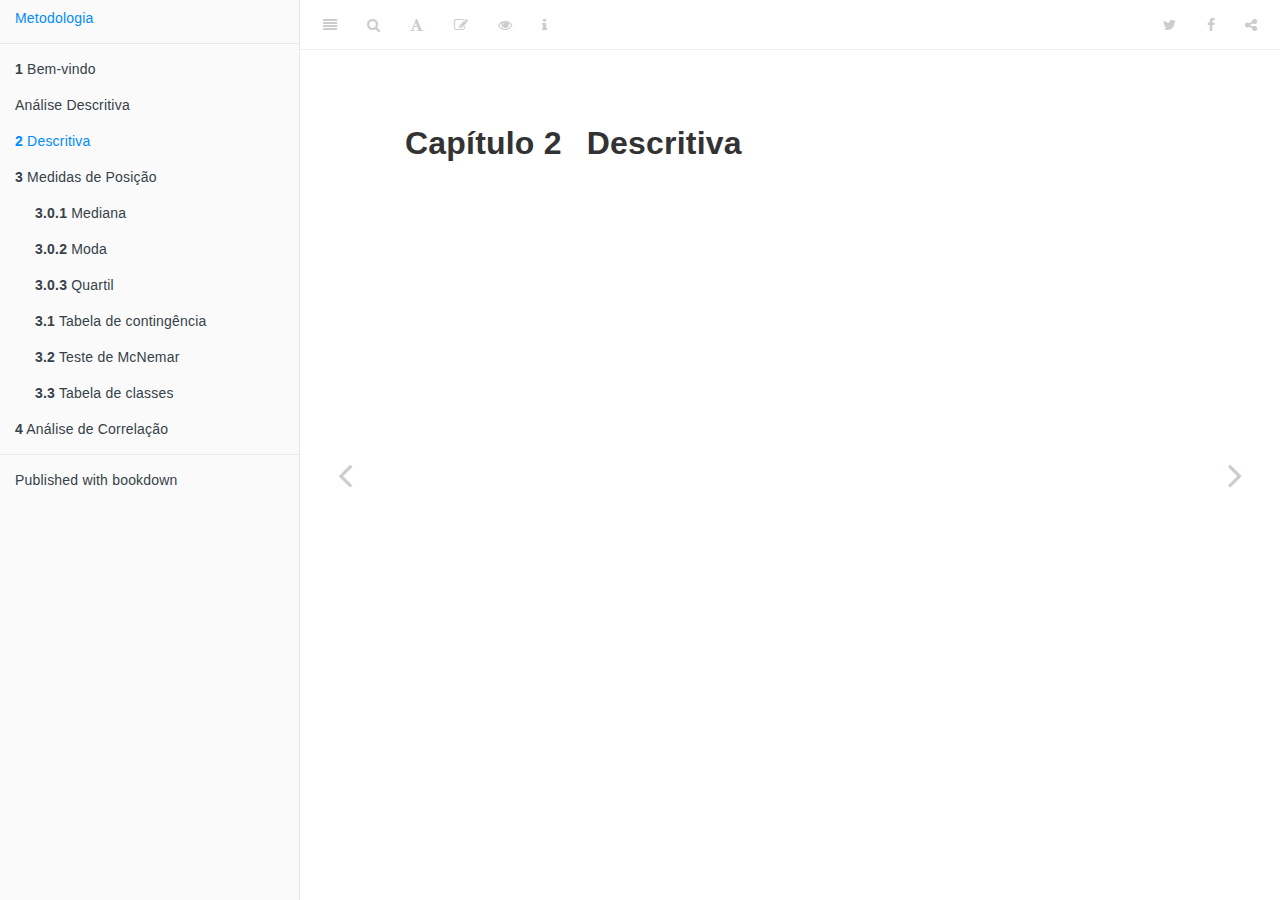
<file: docs/descritiva.html>
<!DOCTYPE html>
<html lang="" xml:lang="">
<head>

  <meta charset="utf-8" />
  <meta http-equiv="X-UA-Compatible" content="IE=edge" />
  <title>Capítulo 2 Descritiva | Metodologia Gauss</title>
  <meta name="description" content="Capítulo 2 Descritiva | Metodologia Gauss" />
  <meta name="generator" content="bookdown 0.22 and GitBook 2.6.7" />

  <meta property="og:title" content="Capítulo 2 Descritiva | Metodologia Gauss" />
  <meta property="og:type" content="book" />
  
  
  
  

  <meta name="twitter:card" content="summary" />
  <meta name="twitter:title" content="Capítulo 2 Descritiva | Metodologia Gauss" />
  
  
  

<meta name="author" content="Empresa Junior Gauss" />


<meta name="date" content="2021-08-19" />

  <meta name="viewport" content="width=device-width, initial-scale=1" />
  <meta name="apple-mobile-web-app-capable" content="yes" />
  <meta name="apple-mobile-web-app-status-bar-style" content="black" />
  
  
<link rel="prev" href="análise-descritiva.html"/>
<link rel="next" href="medidas-de-posição.html"/>
<script src="libs/header-attrs-2.9/header-attrs.js"></script>
<script src="libs/jquery-2.2.3/jquery.min.js"></script>
<link href="libs/gitbook-2.6.7/css/style.css" rel="stylesheet" />
<link href="libs/gitbook-2.6.7/css/plugin-table.css" rel="stylesheet" />
<link href="libs/gitbook-2.6.7/css/plugin-bookdown.css" rel="stylesheet" />
<link href="libs/gitbook-2.6.7/css/plugin-highlight.css" rel="stylesheet" />
<link href="libs/gitbook-2.6.7/css/plugin-search.css" rel="stylesheet" />
<link href="libs/gitbook-2.6.7/css/plugin-fontsettings.css" rel="stylesheet" />
<link href="libs/gitbook-2.6.7/css/plugin-clipboard.css" rel="stylesheet" />









<link href="libs/anchor-sections-1.0.1/anchor-sections.css" rel="stylesheet" />
<script src="libs/anchor-sections-1.0.1/anchor-sections.js"></script>




<link rel="stylesheet" href="style.css" type="text/css" />
</head>

<body>



  <div class="book without-animation with-summary font-size-2 font-family-1" data-basepath=".">

    <div class="book-summary">
      <nav role="navigation">

<ul class="summary">
<li><a href="./">Metodologia</a></li>

<li class="divider"></li>
<li class="chapter" data-level="1" data-path="index.html"><a href="index.html"><i class="fa fa-check"></i><b>1</b> Bem-vindo</a></li>
<li class="chapter" data-level="" data-path="análise-descritiva.html"><a href="análise-descritiva.html"><i class="fa fa-check"></i>Análise Descritiva</a></li>
<li class="chapter" data-level="2" data-path="descritiva.html"><a href="descritiva.html"><i class="fa fa-check"></i><b>2</b> Descritiva</a></li>
<li class="chapter" data-level="3" data-path="medidas-de-posição.html"><a href="medidas-de-posição.html"><i class="fa fa-check"></i><b>3</b> Medidas de Posição</a>
<ul>
<li class="chapter" data-level="3.0.1" data-path="medidas-de-posição.html"><a href="medidas-de-posição.html#mediana"><i class="fa fa-check"></i><b>3.0.1</b> Mediana</a></li>
<li class="chapter" data-level="3.0.2" data-path="medidas-de-posição.html"><a href="medidas-de-posição.html#moda"><i class="fa fa-check"></i><b>3.0.2</b> Moda</a></li>
<li class="chapter" data-level="3.0.3" data-path="medidas-de-posição.html"><a href="medidas-de-posição.html#quartil"><i class="fa fa-check"></i><b>3.0.3</b> Quartil</a></li>
<li class="chapter" data-level="3.1" data-path="medidas-de-posição.html"><a href="medidas-de-posição.html#tabela-de-contingência"><i class="fa fa-check"></i><b>3.1</b> Tabela de contingência</a></li>
<li class="chapter" data-level="3.2" data-path="medidas-de-posição.html"><a href="medidas-de-posição.html#teste-de-mcnemar"><i class="fa fa-check"></i><b>3.2</b> Teste de McNemar</a></li>
<li class="chapter" data-level="3.3" data-path="medidas-de-posição.html"><a href="medidas-de-posição.html#tabela-de-classes"><i class="fa fa-check"></i><b>3.3</b> Tabela de classes</a></li>
</ul></li>
<li class="chapter" data-level="4" data-path="análise-de-correlação.html"><a href="análise-de-correlação.html"><i class="fa fa-check"></i><b>4</b> Análise de Correlação</a></li>
<li class="divider"></li>
<li><a href="https://github.com/rstudio/bookdown" target="blank">Published with bookdown</a></li>
</ul>

      </nav>
    </div>

    <div class="book-body">
      <div class="body-inner">
        <div class="book-header" role="navigation">
          <h1>
            <i class="fa fa-circle-o-notch fa-spin"></i><a href="./">Metodologia Gauss</a>
          </h1>
        </div>

        <div class="page-wrapper" tabindex="-1" role="main">
          <div class="page-inner">

            <section class="normal" id="section-">
<div id="descritiva" class="section level1" number="2">
<h1><span class="header-section-number">Capítulo 2</span> Descritiva</h1>
</div>
            </section>

          </div>
        </div>
      </div>
<a href="análise-descritiva.html" class="navigation navigation-prev " aria-label="Previous page"><i class="fa fa-angle-left"></i></a>
<a href="medidas-de-posição.html" class="navigation navigation-next " aria-label="Next page"><i class="fa fa-angle-right"></i></a>
    </div>
  </div>
<script src="libs/gitbook-2.6.7/js/app.min.js"></script>
<script src="libs/gitbook-2.6.7/js/lunr.js"></script>
<script src="libs/gitbook-2.6.7/js/clipboard.min.js"></script>
<script src="libs/gitbook-2.6.7/js/plugin-search.js"></script>
<script src="libs/gitbook-2.6.7/js/plugin-sharing.js"></script>
<script src="libs/gitbook-2.6.7/js/plugin-fontsettings.js"></script>
<script src="libs/gitbook-2.6.7/js/plugin-bookdown.js"></script>
<script src="libs/gitbook-2.6.7/js/jquery.highlight.js"></script>
<script src="libs/gitbook-2.6.7/js/plugin-clipboard.js"></script>
<script>
gitbook.require(["gitbook"], function(gitbook) {
gitbook.start({
"sharing": {
"github": false,
"facebook": true,
"twitter": true,
"linkedin": false,
"weibo": false,
"instapaper": false,
"vk": false,
"whatsapp": false,
"all": ["facebook", "twitter", "linkedin", "weibo", "instapaper"]
},
"fontsettings": {
"theme": "white",
"family": "sans",
"size": 2
},
"edit": {
"link": "https://github.com/gaussufc/YMetodologia/edit/master/02-tears.Rmd",
"text": "Edit"
},
"history": {
"link": null,
"text": null
},
"view": {
"link": "https://github.com/gaussufc/YMetodologia/blob/master/02-tears.Rmd",
"text": null
},
"download": null,
"toc": {
"collapse": "subsection"
}
});
});
</script>

<!-- dynamically load mathjax for compatibility with self-contained -->
<script>
  (function () {
    var script = document.createElement("script");
    script.type = "text/javascript";
    var src = "true";
    if (src === "" || src === "true") src = "https://mathjax.rstudio.com/latest/MathJax.js?config=TeX-MML-AM_CHTML";
    if (location.protocol !== "file:")
      if (/^https?:/.test(src))
        src = src.replace(/^https?:/, '');
    script.src = src;
    document.getElementsByTagName("head")[0].appendChild(script);
  })();
</script>
</body>

</html>
</file>
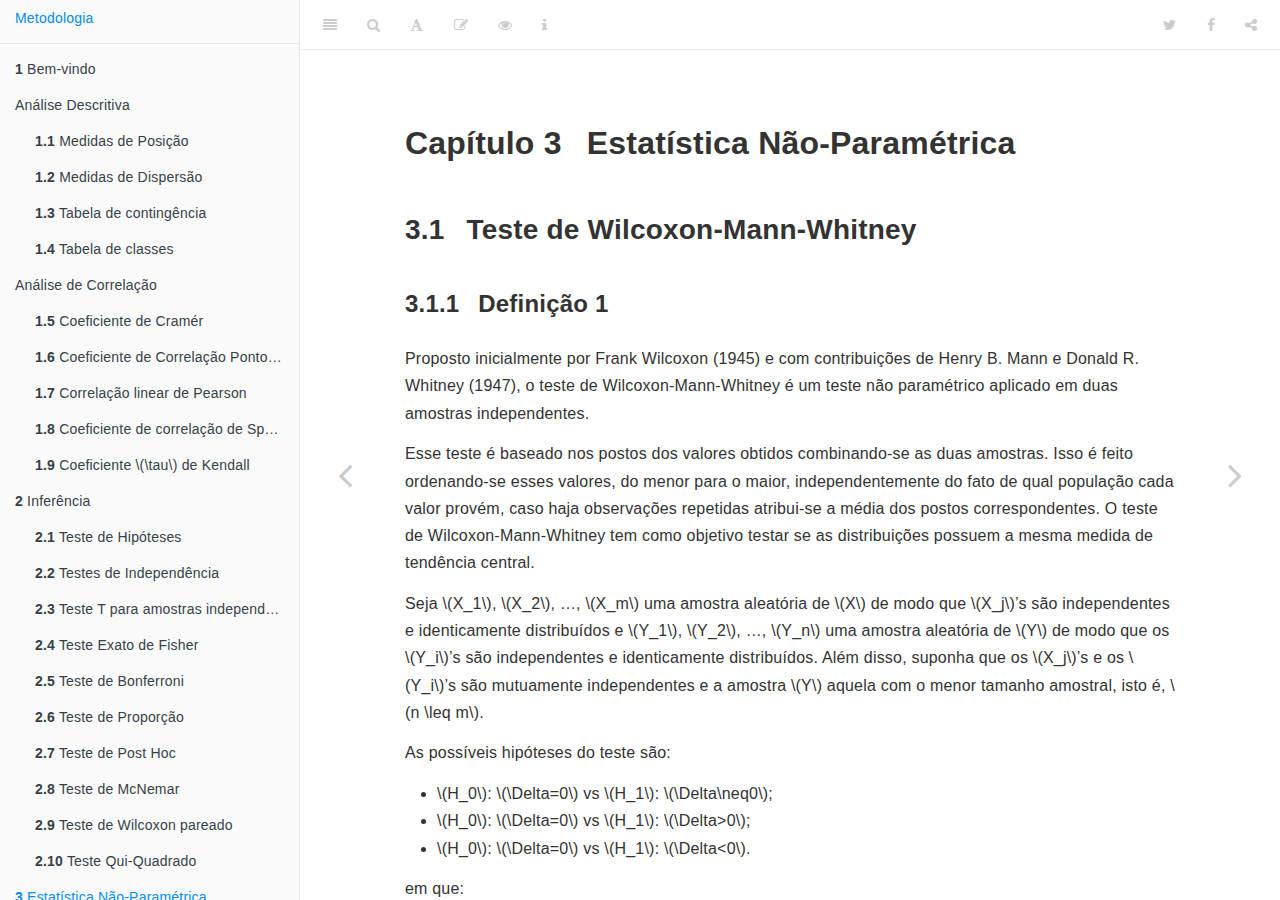
<file: docs/estatística-não-paramétrica.html>
<!DOCTYPE html>
<html lang="" xml:lang="">
<head>

  <meta charset="utf-8" />
  <meta http-equiv="X-UA-Compatible" content="IE=edge" />
  <title>Capítulo 3 Estatística Não-Paramétrica | Metodologia Gauss</title>
  <meta name="description" content="Capítulo 3 Estatística Não-Paramétrica | Metodologia Gauss" />
  <meta name="generator" content="bookdown 0.22 and GitBook 2.6.7" />

  <meta property="og:title" content="Capítulo 3 Estatística Não-Paramétrica | Metodologia Gauss" />
  <meta property="og:type" content="book" />
  
  
  
  

  <meta name="twitter:card" content="summary" />
  <meta name="twitter:title" content="Capítulo 3 Estatística Não-Paramétrica | Metodologia Gauss" />
  
  
  




  <meta name="viewport" content="width=device-width, initial-scale=1" />
  <meta name="apple-mobile-web-app-capable" content="yes" />
  <meta name="apple-mobile-web-app-status-bar-style" content="black" />
  
  
<link rel="prev" href="inferência.html"/>
<link rel="next" href="regressão.html"/>
<script src="libs/header-attrs-2.9/header-attrs.js"></script>
<script src="libs/jquery-3.5.1/jquery.min.js"></script>
<link href="libs/gitbook-2.6.7/css/style.css" rel="stylesheet" />
<link href="libs/gitbook-2.6.7/css/plugin-table.css" rel="stylesheet" />
<link href="libs/gitbook-2.6.7/css/plugin-bookdown.css" rel="stylesheet" />
<link href="libs/gitbook-2.6.7/css/plugin-highlight.css" rel="stylesheet" />
<link href="libs/gitbook-2.6.7/css/plugin-search.css" rel="stylesheet" />
<link href="libs/gitbook-2.6.7/css/plugin-fontsettings.css" rel="stylesheet" />
<link href="libs/gitbook-2.6.7/css/plugin-clipboard.css" rel="stylesheet" />









<link href="libs/anchor-sections-1.0.1/anchor-sections.css" rel="stylesheet" />
<script src="libs/anchor-sections-1.0.1/anchor-sections.js"></script>
<script src="libs/htmlwidgets-1.5.3/htmlwidgets.js"></script>
<script src="libs/plotly-binding-4.9.4.1/plotly.js"></script>
<script src="libs/typedarray-0.1/typedarray.min.js"></script>
<link href="libs/crosstalk-1.1.1/css/crosstalk.css" rel="stylesheet" />
<script src="libs/crosstalk-1.1.1/js/crosstalk.min.js"></script>
<link href="libs/plotly-htmlwidgets-css-1.57.1/plotly-htmlwidgets.css" rel="stylesheet" />
<script src="libs/plotly-main-1.57.1/plotly-latest.min.js"></script>




<link rel="stylesheet" href="style.css" type="text/css" />
</head>

<body>



  <div class="book without-animation with-summary font-size-2 font-family-1" data-basepath=".">

    <div class="book-summary">
      <nav role="navigation">

<ul class="summary">
<li><a href="./">Metodologia</a></li>

<li class="divider"></li>
<li class="chapter" data-level="1" data-path="index.html"><a href="index.html"><i class="fa fa-check"></i><b>1</b> Bem-vindo</a></li>
<li class="chapter" data-level="" data-path="análise-descritiva.html"><a href="análise-descritiva.html"><i class="fa fa-check"></i>Análise Descritiva</a>
<ul>
<li class="chapter" data-level="1.1" data-path="análise-descritiva.html"><a href="análise-descritiva.html#medidas-de-posição"><i class="fa fa-check"></i><b>1.1</b> Medidas de Posição</a>
<ul>
<li class="chapter" data-level="1.1.1" data-path="análise-descritiva.html"><a href="análise-descritiva.html#média"><i class="fa fa-check"></i><b>1.1.1</b> Média</a></li>
<li class="chapter" data-level="1.1.2" data-path="análise-descritiva.html"><a href="análise-descritiva.html#mediana"><i class="fa fa-check"></i><b>1.1.2</b> Mediana</a></li>
<li class="chapter" data-level="1.1.3" data-path="análise-descritiva.html"><a href="análise-descritiva.html#moda"><i class="fa fa-check"></i><b>1.1.3</b> Moda</a></li>
<li class="chapter" data-level="1.1.4" data-path="análise-descritiva.html"><a href="análise-descritiva.html#quartil"><i class="fa fa-check"></i><b>1.1.4</b> Quartil</a></li>
</ul></li>
<li class="chapter" data-level="1.2" data-path="análise-descritiva.html"><a href="análise-descritiva.html#medidas-de-dispersão"><i class="fa fa-check"></i><b>1.2</b> Medidas de Dispersão</a>
<ul>
<li class="chapter" data-level="1.2.1" data-path="análise-descritiva.html"><a href="análise-descritiva.html#amplitude"><i class="fa fa-check"></i><b>1.2.1</b> Amplitude</a></li>
<li class="chapter" data-level="1.2.2" data-path="análise-descritiva.html"><a href="análise-descritiva.html#variância"><i class="fa fa-check"></i><b>1.2.2</b> Variância</a></li>
<li class="chapter" data-level="1.2.3" data-path="análise-descritiva.html"><a href="análise-descritiva.html#desvio-padrão"><i class="fa fa-check"></i><b>1.2.3</b> Desvio Padrão</a></li>
<li class="chapter" data-level="1.2.4" data-path="análise-descritiva.html"><a href="análise-descritiva.html#coeficiente-de-variação"><i class="fa fa-check"></i><b>1.2.4</b> Coeficiente de Variação</a></li>
</ul></li>
<li class="chapter" data-level="1.3" data-path="análise-descritiva.html"><a href="análise-descritiva.html#tabela-de-contingência"><i class="fa fa-check"></i><b>1.3</b> Tabela de contingência</a>
<ul>
<li class="chapter" data-level="1.3.1" data-path="análise-descritiva.html"><a href="análise-descritiva.html#teste-de-mcnemar"><i class="fa fa-check"></i><b>1.3.1</b> Teste de McNemar</a></li>
</ul></li>
<li class="chapter" data-level="1.4" data-path="análise-descritiva.html"><a href="análise-descritiva.html#tabela-de-classes"><i class="fa fa-check"></i><b>1.4</b> Tabela de classes</a></li>
</ul></li>
<li class="chapter" data-level="" data-path="análise-de-correlação.html"><a href="análise-de-correlação.html"><i class="fa fa-check"></i>Análise de Correlação</a>
<ul>
<li class="chapter" data-level="1.5" data-path="análise-de-correlação.html"><a href="análise-de-correlação.html#coeficiente-de-cramér"><i class="fa fa-check"></i><b>1.5</b> Coeficiente de Cramér</a></li>
<li class="chapter" data-level="1.6" data-path="análise-de-correlação.html"><a href="análise-de-correlação.html#coeficiente-de-correlação-ponto-biserial"><i class="fa fa-check"></i><b>1.6</b> Coeficiente de Correlação Ponto Biserial</a></li>
<li class="chapter" data-level="1.7" data-path="análise-de-correlação.html"><a href="análise-de-correlação.html#correlação-linear-de-pearson"><i class="fa fa-check"></i><b>1.7</b> Correlação linear de Pearson</a></li>
<li class="chapter" data-level="1.8" data-path="análise-de-correlação.html"><a href="análise-de-correlação.html#coeficiente-de-correlação-de-spearman"><i class="fa fa-check"></i><b>1.8</b> Coeficiente de correlação de Spearman</a></li>
<li class="chapter" data-level="1.9" data-path="análise-de-correlação.html"><a href="análise-de-correlação.html#coeficiente-tau-de-kendall"><i class="fa fa-check"></i><b>1.9</b> Coeficiente <span class="math inline">\(\tau\)</span> de Kendall</a></li>
</ul></li>
<li class="chapter" data-level="2" data-path="inferência.html"><a href="inferência.html"><i class="fa fa-check"></i><b>2</b> Inferência</a>
<ul>
<li class="chapter" data-level="2.1" data-path="inferência.html"><a href="inferência.html#teste-de-hipóteses"><i class="fa fa-check"></i><b>2.1</b> Teste de Hipóteses</a>
<ul>
<li class="chapter" data-level="2.1.1" data-path="inferência.html"><a href="inferência.html#definição"><i class="fa fa-check"></i><b>2.1.1</b> Definição</a></li>
</ul></li>
<li class="chapter" data-level="2.2" data-path="inferência.html"><a href="inferência.html#testes-de-independência"><i class="fa fa-check"></i><b>2.2</b> Testes de Independência</a></li>
<li class="chapter" data-level="2.3" data-path="inferência.html"><a href="inferência.html#teste-t-para-amostras-independentes"><i class="fa fa-check"></i><b>2.3</b> Teste T para amostras independentes</a></li>
<li class="chapter" data-level="2.4" data-path="inferência.html"><a href="inferência.html#teste-exato-de-fisher"><i class="fa fa-check"></i><b>2.4</b> Teste Exato de Fisher</a></li>
<li class="chapter" data-level="2.5" data-path="inferência.html"><a href="inferência.html#teste-de-bonferroni"><i class="fa fa-check"></i><b>2.5</b> Teste de Bonferroni</a></li>
<li class="chapter" data-level="2.6" data-path="inferência.html"><a href="inferência.html#teste-de-proporção"><i class="fa fa-check"></i><b>2.6</b> Teste de Proporção</a></li>
<li class="chapter" data-level="2.7" data-path="inferência.html"><a href="inferência.html#teste-de-post-hoc"><i class="fa fa-check"></i><b>2.7</b> Teste de Post Hoc</a></li>
<li class="chapter" data-level="2.8" data-path="inferência.html"><a href="inferência.html#teste-de-mcnemar-1"><i class="fa fa-check"></i><b>2.8</b> Teste de McNemar</a></li>
<li class="chapter" data-level="2.9" data-path="inferência.html"><a href="inferência.html#teste-de-wilcoxon-pareado"><i class="fa fa-check"></i><b>2.9</b> Teste de Wilcoxon pareado</a></li>
<li class="chapter" data-level="2.10" data-path="inferência.html"><a href="inferência.html#teste-qui-quadrado"><i class="fa fa-check"></i><b>2.10</b> Teste Qui-Quadrado</a>
<ul>
<li class="chapter" data-level="2.10.1" data-path="inferência.html"><a href="inferência.html#teste-qui-quadrado-de-pearson-para-independência"><i class="fa fa-check"></i><b>2.10.1</b> Teste Qui-Quadrado de Pearson para independência</a></li>
<li class="chapter" data-level="2.10.2" data-path="inferência.html"><a href="inferência.html#teste-qui-quadrado-1"><i class="fa fa-check"></i><b>2.10.2</b> Teste Qui-Quadrado</a></li>
</ul></li>
</ul></li>
<li class="chapter" data-level="3" data-path="estatística-não-paramétrica.html"><a href="estatística-não-paramétrica.html"><i class="fa fa-check"></i><b>3</b> Estatística Não-Paramétrica</a>
<ul>
<li class="chapter" data-level="3.1" data-path="estatística-não-paramétrica.html"><a href="estatística-não-paramétrica.html#teste-de-wilcoxon-mann-whitney"><i class="fa fa-check"></i><b>3.1</b> Teste de Wilcoxon-Mann-Whitney</a>
<ul>
<li class="chapter" data-level="3.1.1" data-path="estatística-não-paramétrica.html"><a href="estatística-não-paramétrica.html#definição-1"><i class="fa fa-check"></i><b>3.1.1</b> Definição 1</a></li>
<li class="chapter" data-level="3.1.2" data-path="estatística-não-paramétrica.html"><a href="estatística-não-paramétrica.html#definição-2"><i class="fa fa-check"></i><b>3.1.2</b> Definição 2 :</a></li>
</ul></li>
</ul></li>
<li class="chapter" data-level="4" data-path="regressão.html"><a href="regressão.html"><i class="fa fa-check"></i><b>4</b> Regressão</a>
<ul>
<li class="chapter" data-level="4.1" data-path="regressão.html"><a href="regressão.html#modelos-de-regressão"><i class="fa fa-check"></i><b>4.1</b> Modelos de Regressão</a></li>
<li class="chapter" data-level="4.2" data-path="regressão.html"><a href="regressão.html#coeficiente-de-determinação"><i class="fa fa-check"></i><b>4.2</b> Coeficiente de Determinação</a></li>
<li class="chapter" data-level="4.3" data-path="regressão.html"><a href="regressão.html#transformação-de-yeo-johnson"><i class="fa fa-check"></i><b>4.3</b> Transformação de Yeo-Johnson</a></li>
<li class="chapter" data-level="4.4" data-path="regressão.html"><a href="regressão.html#análise-de-regressão-linear-e-correlação"><i class="fa fa-check"></i><b>4.4</b> Análise de Regressão Linear e Correlação</a></li>
<li class="chapter" data-level="4.5" data-path="regressão.html"><a href="regressão.html#análise-de-variância-multivariada"><i class="fa fa-check"></i><b>4.5</b> Análise de Variância Multivariada</a>
<ul>
<li class="chapter" data-level="4.5.1" data-path="regressão.html"><a href="regressão.html#anova-análise-de-variância"><i class="fa fa-check"></i><b>4.5.1</b> (ANOVA) Análise de variância</a></li>
<li class="chapter" data-level="4.5.2" data-path="regressão.html"><a href="regressão.html#manova"><i class="fa fa-check"></i><b>4.5.2</b> MANOVA</a></li>
</ul></li>
<li class="chapter" data-level="4.6" data-path="regressão.html"><a href="regressão.html#regressão-linear-múltipla"><i class="fa fa-check"></i><b>4.6</b> Regressão Linear Múltipla</a></li>
</ul></li>
<li class="chapter" data-level="5" data-path="multivariada.html"><a href="multivariada.html"><i class="fa fa-check"></i><b>5</b> Multivariada</a>
<ul>
<li class="chapter" data-level="5.1" data-path="multivariada.html"><a href="multivariada.html#redes-neurais-artificiais"><i class="fa fa-check"></i><b>5.1</b> Redes Neurais Artificiais</a>
<ul>
<li class="chapter" data-level="5.1.1" data-path="multivariada.html"><a href="multivariada.html#modelo-mcp"><i class="fa fa-check"></i><b>5.1.1</b> Modelo MCP</a></li>
<li class="chapter" data-level="5.1.2" data-path="multivariada.html"><a href="multivariada.html#funções-de-ativação"><i class="fa fa-check"></i><b>5.1.2</b> Funções de ativação</a></li>
<li class="chapter" data-level="5.1.3" data-path="multivariada.html"><a href="multivariada.html#erro-e-atualização-dos-pesos-no-mcp"><i class="fa fa-check"></i><b>5.1.3</b> Erro e Atualização dos pesos no MCP</a></li>
<li class="chapter" data-level="5.1.4" data-path="multivariada.html"><a href="multivariada.html#multilayer-perceptron-mlp"><i class="fa fa-check"></i><b>5.1.4</b> Multilayer Perceptron (MLP)</a></li>
<li class="chapter" data-level="5.1.5" data-path="multivariada.html"><a href="multivariada.html#algoritmo-back-propagation"><i class="fa fa-check"></i><b>5.1.5</b> Algoritmo back-propagation</a></li>
</ul></li>
<li class="chapter" data-level="5.2" data-path="multivariada.html"><a href="multivariada.html#análise-de-componentes-principais"><i class="fa fa-check"></i><b>5.2</b> Análise de Componentes Principais</a></li>
</ul></li>
<li class="chapter" data-level="6" data-path="amostragem.html"><a href="amostragem.html"><i class="fa fa-check"></i><b>6</b> Amostragem</a>
<ul>
<li class="chapter" data-level="6.1" data-path="amostragem.html"><a href="amostragem.html#amostragem-aleatória-simples-sem-reposição---aass"><i class="fa fa-check"></i><b>6.1</b> Amostragem Aleatória Simples sem reposição - AASs</a></li>
</ul></li>
<li class="chapter" data-level="7" data-path="gráficos.html"><a href="gráficos.html"><i class="fa fa-check"></i><b>7</b> Gráficos</a>
<ul>
<li class="chapter" data-level="7.1" data-path="gráficos.html"><a href="gráficos.html#barras"><i class="fa fa-check"></i><b>7.1</b> Barras</a></li>
<li class="chapter" data-level="7.2" data-path="gráficos.html"><a href="gráficos.html#circular-pizza"><i class="fa fa-check"></i><b>7.2</b> Circular (Pizza)</a></li>
<li class="chapter" data-level="7.3" data-path="gráficos.html"><a href="gráficos.html#boxplot"><i class="fa fa-check"></i><b>7.3</b> Boxplot</a>
<ul>
<li class="chapter" data-level="7.3.1" data-path="gráficos.html"><a href="gráficos.html#boxplot-violino"><i class="fa fa-check"></i><b>7.3.1</b> Boxplot + Violino</a></li>
</ul></li>
<li class="chapter" data-level="7.4" data-path="gráficos.html"><a href="gráficos.html#linhas"><i class="fa fa-check"></i><b>7.4</b> Linhas</a></li>
</ul></li>
<li class="chapter" data-level="8" data-path="referências.html"><a href="referências.html"><i class="fa fa-check"></i><b>8</b> Referências</a></li>
<li class="divider"></li>
<li><a href="https://github.com/rstudio/bookdown" target="blank">Published with bookdown</a></li>
</ul>

      </nav>
    </div>

    <div class="book-body">
      <div class="body-inner">
        <div class="book-header" role="navigation">
          <h1>
            <i class="fa fa-circle-o-notch fa-spin"></i><a href="./">Metodologia Gauss</a>
          </h1>
        </div>

        <div class="page-wrapper" tabindex="-1" role="main">
          <div class="page-inner">

            <section class="normal" id="section-">
<div id="estatística-não-paramétrica" class="section level1" number="3">
<h1><span class="header-section-number">Capítulo 3</span> Estatística Não-Paramétrica</h1>
<div id="teste-de-wilcoxon-mann-whitney" class="section level2" number="3.1">
<h2><span class="header-section-number">3.1</span> Teste de Wilcoxon-Mann-Whitney</h2>
<div id="definição-1" class="section level3" number="3.1.1">
<h3><span class="header-section-number">3.1.1</span> Definição 1</h3>
<p>Proposto inicialmente por Frank Wilcoxon (1945) e com contribuições de Henry B. Mann e Donald R. Whitney (1947), o teste de Wilcoxon-Mann-Whitney é um teste não paramétrico aplicado em duas amostras independentes.</p>
<p>Esse teste é baseado nos postos dos valores obtidos combinando-se as duas amostras. Isso é feito ordenando-se esses valores, do menor para o maior, independentemente do fato de qual população cada valor provém, caso haja observações repetidas atribui-se a média dos postos correspondentes. O teste de Wilcoxon-Mann-Whitney tem como objetivo testar se as distribuições possuem a mesma medida de tendência central.</p>
<p>Seja <span class="math inline">\(X_1\)</span>, <span class="math inline">\(X_2\)</span>, …, <span class="math inline">\(X_m\)</span> uma amostra aleatória de <span class="math inline">\(X\)</span> de modo que <span class="math inline">\(X_j\)</span>’s são independentes e identicamente distribuídos e <span class="math inline">\(Y_1\)</span>, <span class="math inline">\(Y_2\)</span>, …, <span class="math inline">\(Y_n\)</span> uma amostra aleatória de <span class="math inline">\(Y\)</span> de modo que os <span class="math inline">\(Y_i\)</span>’s são independentes e identicamente distribuídos. Além disso, suponha que os <span class="math inline">\(X_j\)</span>’s e os <span class="math inline">\(Y_i\)</span>’s são mutuamente independentes e a amostra <span class="math inline">\(Y\)</span> aquela com o menor tamanho amostral, isto é, <span class="math inline">\(n \leq m\)</span>.</p>
<p>As possíveis hipóteses do teste são:</p>
<ul>
<li><span class="math inline">\(H_0\)</span>: <span class="math inline">\(\Delta=0\)</span> vs <span class="math inline">\(H_1\)</span>: <span class="math inline">\(\Delta\neq0\)</span>;</li>
<li><span class="math inline">\(H_0\)</span>: <span class="math inline">\(\Delta=0\)</span> vs <span class="math inline">\(H_1\)</span>: <span class="math inline">\(\Delta&gt;0\)</span>;</li>
<li><span class="math inline">\(H_0\)</span>: <span class="math inline">\(\Delta=0\)</span> vs <span class="math inline">\(H_1\)</span>: <span class="math inline">\(\Delta&lt;0\)</span>.</li>
</ul>
<p>em que:</p>
<ul>
<li><span class="math inline">\(\Delta\)</span> = Estimador da diferença das posições.</li>
</ul>
<p>Para estimar a diferença <span class="math inline">\(\Delta\)</span> entre as medianas das populações, consideramos todas as <span class="math inline">\(m \times n\)</span> diferenças <span class="math inline">\(y_i - x_j\)</span> ordenadas de forma crescente.</p>
<p>O estimador <span class="math inline">\(\hat{\Delta}\)</span> associado a estatística de Wilcoxon-Mann-Whitney é definido por
<span class="math inline">\(\hat{\Delta}= \ \hbox{mediana}\{(y_i-x_j), \ i=1,\ldots, n; j=1,\ldots,m\}\)</span>, chamado de pseudo-mediana.</p>
<p>A estatística de teste, denotada por <span class="math inline">\(W\)</span>, é dada pelo mínimo de <span class="math inline">\(U_m\)</span> e <span class="math inline">\(U_n\)</span>
<span class="math display">\[
\begin{align*}
    U_m &amp;= S_m - \frac{m(m+1)}{2} \\
    U_n &amp;= S_n - \frac{n(n+1)}{2}
\end{align*}
\]</span></p>
<p>em que:</p>
<ul>
<li><span class="math inline">\(S_m\)</span> = Soma dos postos relacionados a amostra <span class="math inline">\(X\)</span>;</li>
<li><span class="math inline">\(S_n\)</span> = Soma dos postos relacionados a amostra <span class="math inline">\(Y\)</span>.</li>
</ul>
</div>
<div id="definição-2" class="section level3" number="3.1.2">
<h3><span class="header-section-number">3.1.2</span> Definição 2 :</h3>
<p>O teste de Wilcoxon-Mann-whitney é um teste <strong>não-paramétrico</strong>, ou seja, é um teste usado quando temos poucas ( ou nenhuma) evidências sobre a real distribuição dos dados. Ele se utiliza de passos idênticos aos que usamos para calcular um teste de hipóteses usual.</p>
<p>Seja <span class="math inline">\(P_1\)</span> e <span class="math inline">\(P_2\)</span> duas população das quais não temos informações sobre suas distribuições, porém, temos que seus dados são qualitativo ordinais ou quantitativos. Retira-se uma amostra de cada uma dessas populações, sendo essas independentes. O procedimento utilizado nesse teste consiste em ordenarmos essas duas amostras de forma combinada, ou seja, ordena-se esses valores sem a necessidade de levar em consideração de qual população o dado provém. Com isso, testaremos se as duas populações têm a mesma mediana, ou seja, se suas distribuições são iguais em localização.</p>
<p>Sendo <span class="math inline">\(X_1,X_2,...,X_m\)</span> e <span class="math inline">\(Y_1,Y_2,...,Y_n\)</span>, amostras aleatórias independentes e identicamente distribuídas(i.i.d) das populações <span class="math inline">\(P_1\)</span> e <span class="math inline">\(P_2\)</span>, respectivamente. Além disso, essas amostras também serão independentes entre si, sendo essas tomadas de forma que <span class="math inline">\(n\leq m\)</span>.</p>
<p>Sendo F e G as funções de distribuição correspondentes as populações <span class="math inline">\(P_1\)</span> e <span class="math inline">\(P_2\)</span>, respectivamente, a hipótese nula é tal como segue:
<span class="math display">\[
    H_0: F(t) = G(t),\text{para todo t} 
\]</span></p>
<p>Entretanto, podemos também considerar que Y tem a mesma distribuição de X+<span class="math inline">\(\Delta\)</span>. Perante isso, a hipótese nula será:</p>
<p><span class="math display">\[
    H_0: \Delta  = 0 
\]</span></p>
<p>Daí, como estamos interessados apenas em haver diferença entre as medianas, independentemente se essa diferença é negativa ou positiva, utilizamos como hipótese alternativa, uma hipótese bilateral, como vemos abaixo:</p>
<p><span class="math display">\[
    H_1: \Delta \neq 0
\]</span></p>
<p>Com os dados já ordenados em ordem crescente, calculamos <span class="math inline">\(S_m\)</span> e <span class="math inline">\(S_n\)</span>, que serão as somas dos postos de X e Y , respectivamente. Após isso, obteremos:</p>
<p><span class="math display">\[
     U_m = S_m - \dfrac{1}{2}m(m+1) \; \text{e} \; 
   $U_n = S_n - \dfrac{1}{2}n(n+1) 
\]</span></p>
<p>Após isso, calcula-se a estatistica de teste W, que será o menor valor entre <span class="math inline">\(U_m\)</span> e <span class="math inline">\(U_n\)</span>.</p>
<p>Sob <span class="math inline">\(H_0\)</span>, espera-se que tenhamos uma distribuição de postos aproximadamente igual, daí, o posto médio das duas amostras deve ser parecido.</p>
<p>Daí,deve-se encontrar os valores críticos <span class="math inline">\(t_1\)</span> e <span class="math inline">\(t_2\)</span>, de forma que</p>
<p><span class="math display">\[
    P[W&lt;t_1] = P[W&gt;t_2] \approx \dfrac{\alpha}{2}
\]</span></p>
<p>Rejeita-se <span class="math inline">\(H_0\)</span> caso <span class="math inline">\(W_{obs}&lt;t_1\)</span> ou <span class="math inline">\(W_{obs}&gt;t_2\)</span></p>
<p>Seu valor-p será dado por:
<span class="math display">\[
    2P(W&gt;W_{obs}-1,\text{ se $W_{obs}&gt;\dfrac{mn}{2}$ ou  $2P(W&lt;W_{obs})$, se $W_{obs}\leq\dfrac{mn}{2}$ }
\]</span></p>

</div>
</div>
</div>
            </section>

          </div>
        </div>
      </div>
<a href="inferência.html" class="navigation navigation-prev " aria-label="Previous page"><i class="fa fa-angle-left"></i></a>
<a href="regressão.html" class="navigation navigation-next " aria-label="Next page"><i class="fa fa-angle-right"></i></a>
    </div>
  </div>
<script src="libs/gitbook-2.6.7/js/app.min.js"></script>
<script src="libs/gitbook-2.6.7/js/lunr.js"></script>
<script src="libs/gitbook-2.6.7/js/clipboard.min.js"></script>
<script src="libs/gitbook-2.6.7/js/plugin-search.js"></script>
<script src="libs/gitbook-2.6.7/js/plugin-sharing.js"></script>
<script src="libs/gitbook-2.6.7/js/plugin-fontsettings.js"></script>
<script src="libs/gitbook-2.6.7/js/plugin-bookdown.js"></script>
<script src="libs/gitbook-2.6.7/js/jquery.highlight.js"></script>
<script src="libs/gitbook-2.6.7/js/plugin-clipboard.js"></script>
<script>
gitbook.require(["gitbook"], function(gitbook) {
gitbook.start({
"sharing": {
"github": false,
"facebook": true,
"twitter": true,
"linkedin": false,
"weibo": false,
"instapaper": false,
"vk": false,
"whatsapp": false,
"all": ["facebook", "twitter", "linkedin", "weibo", "instapaper"]
},
"fontsettings": {
"theme": "white",
"family": "sans",
"size": 2
},
"edit": {
"link": "https://github.com/gaussufc/YMetodologia/edit/master/05-nao_parametrica.Rmd",
"text": "Edit"
},
"history": {
"link": null,
"text": null
},
"view": {
"link": "https://github.com/gaussufc/YMetodologia/blob/master/05-nao_parametrica.Rmd",
"text": null
},
"download": null,
"toc": {
"collapse": "subsection"
}
});
});
</script>

<!-- dynamically load mathjax for compatibility with self-contained -->
<script>
  (function () {
    var script = document.createElement("script");
    script.type = "text/javascript";
    var src = "true";
    if (src === "" || src === "true") src = "https://mathjax.rstudio.com/latest/MathJax.js?config=TeX-MML-AM_CHTML";
    if (location.protocol !== "file:")
      if (/^https?:/.test(src))
        src = src.replace(/^https?:/, '');
    script.src = src;
    document.getElementsByTagName("head")[0].appendChild(script);
  })();
</script>
</body>

</html>
</file>
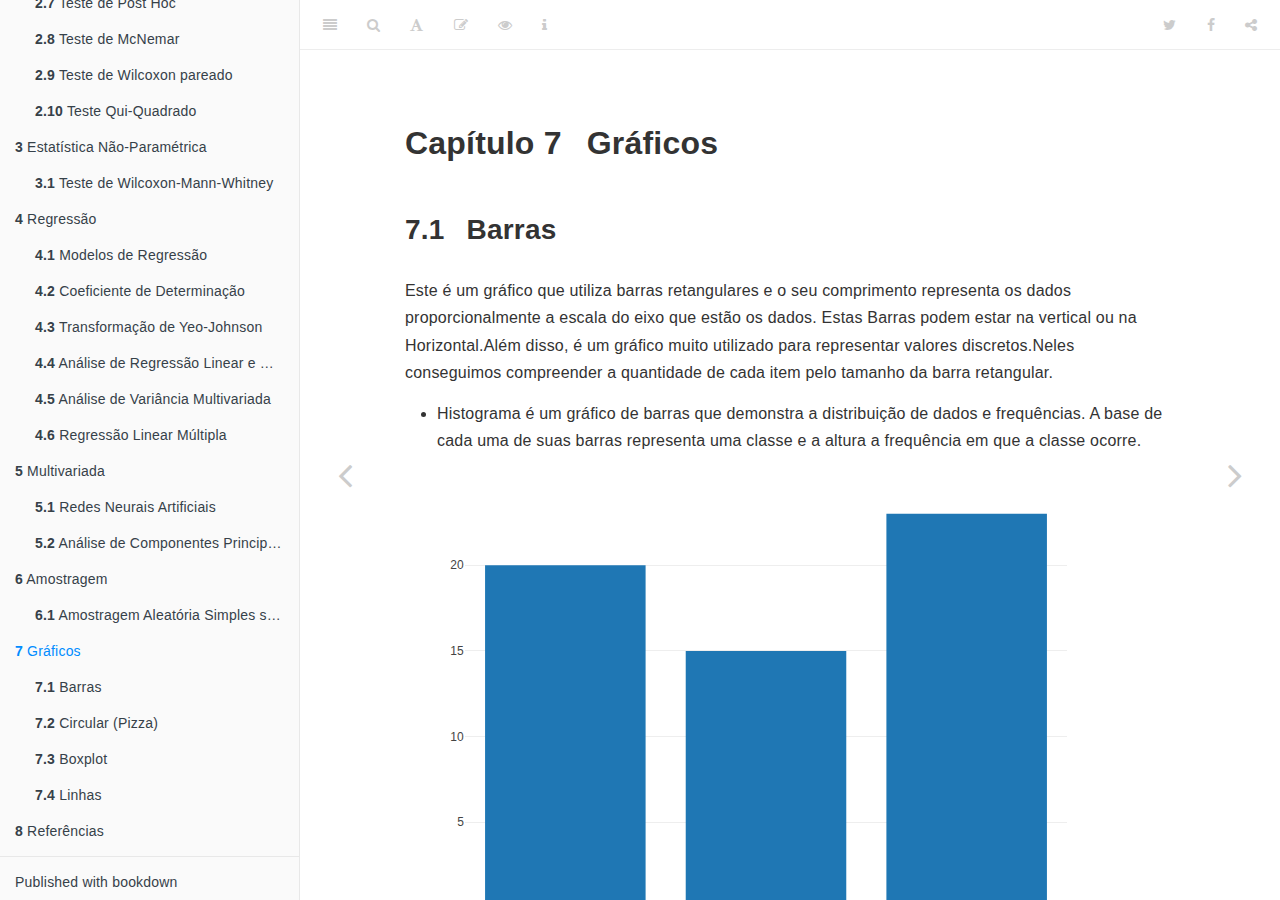
<file: docs/gráficos.html>
<!DOCTYPE html>
<html lang="" xml:lang="">
<head>

  <meta charset="utf-8" />
  <meta http-equiv="X-UA-Compatible" content="IE=edge" />
  <title>Capítulo 7 Gráficos | Metodologia Gauss</title>
  <meta name="description" content="Capítulo 7 Gráficos | Metodologia Gauss" />
  <meta name="generator" content="bookdown 0.22 and GitBook 2.6.7" />

  <meta property="og:title" content="Capítulo 7 Gráficos | Metodologia Gauss" />
  <meta property="og:type" content="book" />
  
  
  
  

  <meta name="twitter:card" content="summary" />
  <meta name="twitter:title" content="Capítulo 7 Gráficos | Metodologia Gauss" />
  
  
  




  <meta name="viewport" content="width=device-width, initial-scale=1" />
  <meta name="apple-mobile-web-app-capable" content="yes" />
  <meta name="apple-mobile-web-app-status-bar-style" content="black" />
  
  
<link rel="prev" href="amostragem.html"/>
<link rel="next" href="referências.html"/>
<script src="libs/header-attrs-2.9/header-attrs.js"></script>
<script src="libs/jquery-3.5.1/jquery.min.js"></script>
<link href="libs/gitbook-2.6.7/css/style.css" rel="stylesheet" />
<link href="libs/gitbook-2.6.7/css/plugin-table.css" rel="stylesheet" />
<link href="libs/gitbook-2.6.7/css/plugin-bookdown.css" rel="stylesheet" />
<link href="libs/gitbook-2.6.7/css/plugin-highlight.css" rel="stylesheet" />
<link href="libs/gitbook-2.6.7/css/plugin-search.css" rel="stylesheet" />
<link href="libs/gitbook-2.6.7/css/plugin-fontsettings.css" rel="stylesheet" />
<link href="libs/gitbook-2.6.7/css/plugin-clipboard.css" rel="stylesheet" />









<link href="libs/anchor-sections-1.0.1/anchor-sections.css" rel="stylesheet" />
<script src="libs/anchor-sections-1.0.1/anchor-sections.js"></script>
<script src="libs/htmlwidgets-1.5.3/htmlwidgets.js"></script>
<script src="libs/plotly-binding-4.9.4.1/plotly.js"></script>
<script src="libs/typedarray-0.1/typedarray.min.js"></script>
<link href="libs/crosstalk-1.1.1/css/crosstalk.css" rel="stylesheet" />
<script src="libs/crosstalk-1.1.1/js/crosstalk.min.js"></script>
<link href="libs/plotly-htmlwidgets-css-1.57.1/plotly-htmlwidgets.css" rel="stylesheet" />
<script src="libs/plotly-main-1.57.1/plotly-latest.min.js"></script>




<link rel="stylesheet" href="style.css" type="text/css" />
</head>

<body>



  <div class="book without-animation with-summary font-size-2 font-family-1" data-basepath=".">

    <div class="book-summary">
      <nav role="navigation">

<ul class="summary">
<li><a href="./">Metodologia</a></li>

<li class="divider"></li>
<li class="chapter" data-level="1" data-path="index.html"><a href="index.html"><i class="fa fa-check"></i><b>1</b> Bem-vindo</a></li>
<li class="chapter" data-level="" data-path="análise-descritiva.html"><a href="análise-descritiva.html"><i class="fa fa-check"></i>Análise Descritiva</a>
<ul>
<li class="chapter" data-level="1.1" data-path="análise-descritiva.html"><a href="análise-descritiva.html#medidas-de-posição"><i class="fa fa-check"></i><b>1.1</b> Medidas de Posição</a>
<ul>
<li class="chapter" data-level="1.1.1" data-path="análise-descritiva.html"><a href="análise-descritiva.html#média"><i class="fa fa-check"></i><b>1.1.1</b> Média</a></li>
<li class="chapter" data-level="1.1.2" data-path="análise-descritiva.html"><a href="análise-descritiva.html#mediana"><i class="fa fa-check"></i><b>1.1.2</b> Mediana</a></li>
<li class="chapter" data-level="1.1.3" data-path="análise-descritiva.html"><a href="análise-descritiva.html#moda"><i class="fa fa-check"></i><b>1.1.3</b> Moda</a></li>
<li class="chapter" data-level="1.1.4" data-path="análise-descritiva.html"><a href="análise-descritiva.html#quartil"><i class="fa fa-check"></i><b>1.1.4</b> Quartil</a></li>
</ul></li>
<li class="chapter" data-level="1.2" data-path="análise-descritiva.html"><a href="análise-descritiva.html#medidas-de-dispersão"><i class="fa fa-check"></i><b>1.2</b> Medidas de Dispersão</a>
<ul>
<li class="chapter" data-level="1.2.1" data-path="análise-descritiva.html"><a href="análise-descritiva.html#amplitude"><i class="fa fa-check"></i><b>1.2.1</b> Amplitude</a></li>
<li class="chapter" data-level="1.2.2" data-path="análise-descritiva.html"><a href="análise-descritiva.html#variância"><i class="fa fa-check"></i><b>1.2.2</b> Variância</a></li>
<li class="chapter" data-level="1.2.3" data-path="análise-descritiva.html"><a href="análise-descritiva.html#desvio-padrão"><i class="fa fa-check"></i><b>1.2.3</b> Desvio Padrão</a></li>
<li class="chapter" data-level="1.2.4" data-path="análise-descritiva.html"><a href="análise-descritiva.html#coeficiente-de-variação"><i class="fa fa-check"></i><b>1.2.4</b> Coeficiente de Variação</a></li>
</ul></li>
<li class="chapter" data-level="1.3" data-path="análise-descritiva.html"><a href="análise-descritiva.html#tabela-de-contingência"><i class="fa fa-check"></i><b>1.3</b> Tabela de contingência</a>
<ul>
<li class="chapter" data-level="1.3.1" data-path="análise-descritiva.html"><a href="análise-descritiva.html#teste-de-mcnemar"><i class="fa fa-check"></i><b>1.3.1</b> Teste de McNemar</a></li>
</ul></li>
<li class="chapter" data-level="1.4" data-path="análise-descritiva.html"><a href="análise-descritiva.html#tabela-de-classes"><i class="fa fa-check"></i><b>1.4</b> Tabela de classes</a></li>
</ul></li>
<li class="chapter" data-level="" data-path="análise-de-correlação.html"><a href="análise-de-correlação.html"><i class="fa fa-check"></i>Análise de Correlação</a>
<ul>
<li class="chapter" data-level="1.5" data-path="análise-de-correlação.html"><a href="análise-de-correlação.html#coeficiente-de-cramér"><i class="fa fa-check"></i><b>1.5</b> Coeficiente de Cramér</a></li>
<li class="chapter" data-level="1.6" data-path="análise-de-correlação.html"><a href="análise-de-correlação.html#coeficiente-de-correlação-ponto-biserial"><i class="fa fa-check"></i><b>1.6</b> Coeficiente de Correlação Ponto Biserial</a></li>
<li class="chapter" data-level="1.7" data-path="análise-de-correlação.html"><a href="análise-de-correlação.html#correlação-linear-de-pearson"><i class="fa fa-check"></i><b>1.7</b> Correlação linear de Pearson</a></li>
<li class="chapter" data-level="1.8" data-path="análise-de-correlação.html"><a href="análise-de-correlação.html#coeficiente-de-correlação-de-spearman"><i class="fa fa-check"></i><b>1.8</b> Coeficiente de correlação de Spearman</a></li>
<li class="chapter" data-level="1.9" data-path="análise-de-correlação.html"><a href="análise-de-correlação.html#coeficiente-tau-de-kendall"><i class="fa fa-check"></i><b>1.9</b> Coeficiente <span class="math inline">\(\tau\)</span> de Kendall</a></li>
</ul></li>
<li class="chapter" data-level="2" data-path="inferência.html"><a href="inferência.html"><i class="fa fa-check"></i><b>2</b> Inferência</a>
<ul>
<li class="chapter" data-level="2.1" data-path="inferência.html"><a href="inferência.html#teste-de-hipóteses"><i class="fa fa-check"></i><b>2.1</b> Teste de Hipóteses</a>
<ul>
<li class="chapter" data-level="2.1.1" data-path="inferência.html"><a href="inferência.html#definição"><i class="fa fa-check"></i><b>2.1.1</b> Definição</a></li>
</ul></li>
<li class="chapter" data-level="2.2" data-path="inferência.html"><a href="inferência.html#testes-de-independência"><i class="fa fa-check"></i><b>2.2</b> Testes de Independência</a></li>
<li class="chapter" data-level="2.3" data-path="inferência.html"><a href="inferência.html#teste-t-para-amostras-independentes"><i class="fa fa-check"></i><b>2.3</b> Teste T para amostras independentes</a></li>
<li class="chapter" data-level="2.4" data-path="inferência.html"><a href="inferência.html#teste-exato-de-fisher"><i class="fa fa-check"></i><b>2.4</b> Teste Exato de Fisher</a></li>
<li class="chapter" data-level="2.5" data-path="inferência.html"><a href="inferência.html#teste-de-bonferroni"><i class="fa fa-check"></i><b>2.5</b> Teste de Bonferroni</a></li>
<li class="chapter" data-level="2.6" data-path="inferência.html"><a href="inferência.html#teste-de-proporção"><i class="fa fa-check"></i><b>2.6</b> Teste de Proporção</a></li>
<li class="chapter" data-level="2.7" data-path="inferência.html"><a href="inferência.html#teste-de-post-hoc"><i class="fa fa-check"></i><b>2.7</b> Teste de Post Hoc</a></li>
<li class="chapter" data-level="2.8" data-path="inferência.html"><a href="inferência.html#teste-de-mcnemar-1"><i class="fa fa-check"></i><b>2.8</b> Teste de McNemar</a></li>
<li class="chapter" data-level="2.9" data-path="inferência.html"><a href="inferência.html#teste-de-wilcoxon-pareado"><i class="fa fa-check"></i><b>2.9</b> Teste de Wilcoxon pareado</a></li>
<li class="chapter" data-level="2.10" data-path="inferência.html"><a href="inferência.html#teste-qui-quadrado"><i class="fa fa-check"></i><b>2.10</b> Teste Qui-Quadrado</a>
<ul>
<li class="chapter" data-level="2.10.1" data-path="inferência.html"><a href="inferência.html#teste-qui-quadrado-de-pearson-para-independência"><i class="fa fa-check"></i><b>2.10.1</b> Teste Qui-Quadrado de Pearson para independência</a></li>
<li class="chapter" data-level="2.10.2" data-path="inferência.html"><a href="inferência.html#teste-qui-quadrado-1"><i class="fa fa-check"></i><b>2.10.2</b> Teste Qui-Quadrado</a></li>
</ul></li>
</ul></li>
<li class="chapter" data-level="3" data-path="estatística-não-paramétrica.html"><a href="estatística-não-paramétrica.html"><i class="fa fa-check"></i><b>3</b> Estatística Não-Paramétrica</a>
<ul>
<li class="chapter" data-level="3.1" data-path="estatística-não-paramétrica.html"><a href="estatística-não-paramétrica.html#teste-de-wilcoxon-mann-whitney"><i class="fa fa-check"></i><b>3.1</b> Teste de Wilcoxon-Mann-Whitney</a>
<ul>
<li class="chapter" data-level="3.1.1" data-path="estatística-não-paramétrica.html"><a href="estatística-não-paramétrica.html#definição-1"><i class="fa fa-check"></i><b>3.1.1</b> Definição 1</a></li>
<li class="chapter" data-level="3.1.2" data-path="estatística-não-paramétrica.html"><a href="estatística-não-paramétrica.html#definição-2"><i class="fa fa-check"></i><b>3.1.2</b> Definição 2 :</a></li>
</ul></li>
</ul></li>
<li class="chapter" data-level="4" data-path="regressão.html"><a href="regressão.html"><i class="fa fa-check"></i><b>4</b> Regressão</a>
<ul>
<li class="chapter" data-level="4.1" data-path="regressão.html"><a href="regressão.html#modelos-de-regressão"><i class="fa fa-check"></i><b>4.1</b> Modelos de Regressão</a></li>
<li class="chapter" data-level="4.2" data-path="regressão.html"><a href="regressão.html#coeficiente-de-determinação"><i class="fa fa-check"></i><b>4.2</b> Coeficiente de Determinação</a></li>
<li class="chapter" data-level="4.3" data-path="regressão.html"><a href="regressão.html#transformação-de-yeo-johnson"><i class="fa fa-check"></i><b>4.3</b> Transformação de Yeo-Johnson</a></li>
<li class="chapter" data-level="4.4" data-path="regressão.html"><a href="regressão.html#análise-de-regressão-linear-e-correlação"><i class="fa fa-check"></i><b>4.4</b> Análise de Regressão Linear e Correlação</a></li>
<li class="chapter" data-level="4.5" data-path="regressão.html"><a href="regressão.html#análise-de-variância-multivariada"><i class="fa fa-check"></i><b>4.5</b> Análise de Variância Multivariada</a>
<ul>
<li class="chapter" data-level="4.5.1" data-path="regressão.html"><a href="regressão.html#anova-análise-de-variância"><i class="fa fa-check"></i><b>4.5.1</b> (ANOVA) Análise de variância</a></li>
<li class="chapter" data-level="4.5.2" data-path="regressão.html"><a href="regressão.html#manova"><i class="fa fa-check"></i><b>4.5.2</b> MANOVA</a></li>
</ul></li>
<li class="chapter" data-level="4.6" data-path="regressão.html"><a href="regressão.html#regressão-linear-múltipla"><i class="fa fa-check"></i><b>4.6</b> Regressão Linear Múltipla</a></li>
</ul></li>
<li class="chapter" data-level="5" data-path="multivariada.html"><a href="multivariada.html"><i class="fa fa-check"></i><b>5</b> Multivariada</a>
<ul>
<li class="chapter" data-level="5.1" data-path="multivariada.html"><a href="multivariada.html#redes-neurais-artificiais"><i class="fa fa-check"></i><b>5.1</b> Redes Neurais Artificiais</a>
<ul>
<li class="chapter" data-level="5.1.1" data-path="multivariada.html"><a href="multivariada.html#modelo-mcp"><i class="fa fa-check"></i><b>5.1.1</b> Modelo MCP</a></li>
<li class="chapter" data-level="5.1.2" data-path="multivariada.html"><a href="multivariada.html#funções-de-ativação"><i class="fa fa-check"></i><b>5.1.2</b> Funções de ativação</a></li>
<li class="chapter" data-level="5.1.3" data-path="multivariada.html"><a href="multivariada.html#erro-e-atualização-dos-pesos-no-mcp"><i class="fa fa-check"></i><b>5.1.3</b> Erro e Atualização dos pesos no MCP</a></li>
<li class="chapter" data-level="5.1.4" data-path="multivariada.html"><a href="multivariada.html#multilayer-perceptron-mlp"><i class="fa fa-check"></i><b>5.1.4</b> Multilayer Perceptron (MLP)</a></li>
<li class="chapter" data-level="5.1.5" data-path="multivariada.html"><a href="multivariada.html#algoritmo-back-propagation"><i class="fa fa-check"></i><b>5.1.5</b> Algoritmo back-propagation</a></li>
</ul></li>
<li class="chapter" data-level="5.2" data-path="multivariada.html"><a href="multivariada.html#análise-de-componentes-principais"><i class="fa fa-check"></i><b>5.2</b> Análise de Componentes Principais</a></li>
</ul></li>
<li class="chapter" data-level="6" data-path="amostragem.html"><a href="amostragem.html"><i class="fa fa-check"></i><b>6</b> Amostragem</a>
<ul>
<li class="chapter" data-level="6.1" data-path="amostragem.html"><a href="amostragem.html#amostragem-aleatória-simples-sem-reposição---aass"><i class="fa fa-check"></i><b>6.1</b> Amostragem Aleatória Simples sem reposição - AASs</a></li>
</ul></li>
<li class="chapter" data-level="7" data-path="gráficos.html"><a href="gráficos.html"><i class="fa fa-check"></i><b>7</b> Gráficos</a>
<ul>
<li class="chapter" data-level="7.1" data-path="gráficos.html"><a href="gráficos.html#barras"><i class="fa fa-check"></i><b>7.1</b> Barras</a></li>
<li class="chapter" data-level="7.2" data-path="gráficos.html"><a href="gráficos.html#circular-pizza"><i class="fa fa-check"></i><b>7.2</b> Circular (Pizza)</a></li>
<li class="chapter" data-level="7.3" data-path="gráficos.html"><a href="gráficos.html#boxplot"><i class="fa fa-check"></i><b>7.3</b> Boxplot</a>
<ul>
<li class="chapter" data-level="7.3.1" data-path="gráficos.html"><a href="gráficos.html#boxplot-violino"><i class="fa fa-check"></i><b>7.3.1</b> Boxplot + Violino</a></li>
</ul></li>
<li class="chapter" data-level="7.4" data-path="gráficos.html"><a href="gráficos.html#linhas"><i class="fa fa-check"></i><b>7.4</b> Linhas</a></li>
</ul></li>
<li class="chapter" data-level="8" data-path="referências.html"><a href="referências.html"><i class="fa fa-check"></i><b>8</b> Referências</a></li>
<li class="divider"></li>
<li><a href="https://github.com/rstudio/bookdown" target="blank">Published with bookdown</a></li>
</ul>

      </nav>
    </div>

    <div class="book-body">
      <div class="body-inner">
        <div class="book-header" role="navigation">
          <h1>
            <i class="fa fa-circle-o-notch fa-spin"></i><a href="./">Metodologia Gauss</a>
          </h1>
        </div>

        <div class="page-wrapper" tabindex="-1" role="main">
          <div class="page-inner">

            <section class="normal" id="section-">
<div id="gráficos" class="section level1" number="7">
<h1><span class="header-section-number">Capítulo 7</span> Gráficos</h1>
<div id="barras" class="section level2" number="7.1">
<h2><span class="header-section-number">7.1</span> Barras</h2>
<p>Este é um gráfico que utiliza barras retangulares e o seu comprimento representa os dados proporcionalmente a escala do eixo que estão os dados. Estas Barras podem estar na vertical ou na Horizontal.Além disso, é um gráfico muito utilizado para representar valores discretos.Neles conseguimos compreender a quantidade de cada item pelo tamanho da barra retangular.</p>
<ul>
<li>Histograma é um gráfico de barras que demonstra a distribuição de dados e frequências. A base de cada uma de suas barras representa uma classe e a altura a frequência em que a classe ocorre.</li>
</ul>
<div id="htmlwidget-32c44860aa71186df42e" style="width:672px;height:480px;" class="plotly html-widget"></div>
<script type="application/json" data-for="htmlwidget-32c44860aa71186df42e">{"x":{"visdat":{"8e412b75a79":["function () ","plotlyVisDat"]},"cur_data":"8e412b75a79","attrs":{"8e412b75a79":{"x":["a","b","c"],"y":[20,15,23],"name":"Barras","alpha_stroke":1,"sizes":[10,100],"spans":[1,20],"type":"bar"}},"layout":{"margin":{"b":40,"l":60,"t":25,"r":10},"xaxis":{"domain":[0,1],"automargin":true,"title":[],"type":"category","categoryorder":"array","categoryarray":["a","b","c"]},"yaxis":{"domain":[0,1],"automargin":true,"title":[]},"hovermode":"closest","showlegend":false},"source":"A","config":{"showSendToCloud":false},"data":[{"x":["a","b","c"],"y":[20,15,23],"name":"Barras","type":"bar","marker":{"color":"rgba(31,119,180,1)","line":{"color":"rgba(31,119,180,1)"}},"error_y":{"color":"rgba(31,119,180,1)"},"error_x":{"color":"rgba(31,119,180,1)"},"xaxis":"x","yaxis":"y","frame":null}],"highlight":{"on":"plotly_click","persistent":false,"dynamic":false,"selectize":false,"opacityDim":0.2,"selected":{"opacity":1},"debounce":0},"shinyEvents":["plotly_hover","plotly_click","plotly_selected","plotly_relayout","plotly_brushed","plotly_brushing","plotly_clickannotation","plotly_doubleclick","plotly_deselect","plotly_afterplot","plotly_sunburstclick"],"base_url":"https://plot.ly"},"evals":[],"jsHooks":[]}</script>
</div>
<div id="circular-pizza" class="section level2" number="7.2">
<h2><span class="header-section-number">7.2</span> Circular (Pizza)</h2>
<p>Este é um gráfico que cada fatia representa uma categoria de dados que compõe o todo. Juntas, as fatias representam 100%. O tamanho de cada fatia é relativo à sua porção do todo. Se há muitas categorias de dados apresentadas, a leitura do gráfico de pizza pode ficar bem prejudicada. O intuito do gráfico de pizza é que todas as informações fiquem claras à primeira vista.</p>
<p>Um gráfico de rosca é um tipo de gráfico de pizza, mas em vez de apresentar os dados em um formato de círculo sólido, apresenta as informações em um formato de rosca. Eles têm basicamente a mesma função e podem ser usados alternadamente, de acordo do aspecto visual que você estiver buscando.</p>
<div id="htmlwidget-a2d2629bcc0203b8afc2" style="width:672px;height:480px;" class="plotly html-widget"></div>
<script type="application/json" data-for="htmlwidget-a2d2629bcc0203b8afc2">{"x":{"visdat":{"8e4a1838d5":["function () ","plotlyVisDat"]},"cur_data":"8e4a1838d5","attrs":{"8e4a1838d5":{"labels":["a","b","c","d"],"values":[3500,1500,4053,500],"textinfo":"label+percent","insidetextorientation":"radial","alpha_stroke":1,"sizes":[10,100],"spans":[1,20],"type":"pie"}},"layout":{"margin":{"b":40,"l":60,"t":25,"r":10},"hovermode":"closest","showlegend":true},"source":"A","config":{"showSendToCloud":false},"data":[{"labels":["a","b","c","d"],"values":[3500,1500,4053,500],"textinfo":"label+percent","insidetextorientation":"radial","type":"pie","marker":{"color":"rgba(31,119,180,1)","line":{"color":"rgba(255,255,255,1)"}},"frame":null}],"highlight":{"on":"plotly_click","persistent":false,"dynamic":false,"selectize":false,"opacityDim":0.2,"selected":{"opacity":1},"debounce":0},"shinyEvents":["plotly_hover","plotly_click","plotly_selected","plotly_relayout","plotly_brushed","plotly_brushing","plotly_clickannotation","plotly_doubleclick","plotly_deselect","plotly_afterplot","plotly_sunburstclick"],"base_url":"https://plot.ly"},"evals":[],"jsHooks":[]}</script>
</div>
<div id="boxplot" class="section level2" number="7.3">
<h2><span class="header-section-number">7.3</span> Boxplot</h2>
<p>Este é um gráfico que utiliza um diagrama de caixa é uma ferramenta gráfica que permite visualizar a distribuição e valores discrepantes (outliers) dos dados.Além disso, o boxplot também é uma disposição gráfica comparativa.As medidas de estatísticas descritivas como o mínimo, máximo, primeiro quartil, segundo quartil ou mediana e o terceiro quartil formam o boxplot.</p>
<div id="boxplot-violino" class="section level3" number="7.3.1">
<h3><span class="header-section-number">7.3.1</span> Boxplot + Violino</h3>
<p>O “violino” são as curvas no entorno do gráfico boxplot, e representa a função densidade de probabilidade estimada via kernel (basicamente, as curvas mais largas representam maior densidade de pontos, ou seja, existe uma maior frequência de pontos). Esse tipo de representação pode ser útil para alguns conjuntos de dados, pois pelo fato do boxplot resumir os dados em 5 medidas descritivas, pode haver perda de informação. Já o “violino” resume os dados em uma função densidade, caracterizando melhor o conjunto de dados.</p>
<div id="htmlwidget-f2932422fdcfeab3062e" style="width:672px;height:480px;" class="plotly html-widget"></div>
<script type="application/json" data-for="htmlwidget-f2932422fdcfeab3062e">{"x":{"visdat":{"8e42f6d304c":["function () ","plotlyVisDat"]},"cur_data":"8e42f6d304c","attrs":{"8e42f6d304c":{"y":{},"box":{"visible":true},"meanline":{"visible":true},"x0":"a","alpha_stroke":1,"sizes":[10,100],"spans":[1,20],"type":"violin"}},"layout":{"margin":{"b":40,"l":60,"t":25,"r":10},"yaxis":{"domain":[0,1],"automargin":true,"title":"","zeroline":false},"xaxis":{"domain":[0,1],"automargin":true},"hovermode":"closest","showlegend":false},"source":"A","config":{"showSendToCloud":false},"data":[{"fillcolor":"rgba(31,119,180,0.5)","y":[16.99,10.34,21.01,23.68,24.59,25.29,8.77,26.88,15.04,14.78,10.27,35.26,15.42,18.43,14.83,21.58,10.33,16.29,16.97,20.65,17.92,20.29,15.77,39.42,19.82,17.81,13.37,12.69,21.7,19.65,9.55,18.35,15.06,20.69,17.78,24.06,16.31,16.93,18.69,31.27,16.04,17.46,13.94,9.68,30.4,18.29,22.23,32.4,28.55,18.04,12.54,10.29,34.81,9.94,25.56,19.49,38.01,26.41,11.24,48.27,20.29,13.81,11.02,18.29,17.59,20.08,16.45,3.07,20.23,15.01,12.02,17.07,26.86,25.28,14.73,10.51,17.92,27.2,22.76,17.29,19.44,16.66,10.07,32.68,15.98,34.83,13.03,18.28,24.71,21.16,28.97,22.49,5.75,16.32,22.75,40.17,27.28,12.03,21.01,12.46,11.35,15.38,44.3,22.42,20.92,15.36,20.49,25.21,18.24,14.31,14,7.25,38.07,23.95,25.71,17.31,29.93,10.65,12.43,24.08,11.69,13.42,14.26,15.95,12.48,29.8,8.52,14.52,11.38,22.82,19.08,20.27,11.17,12.26,18.26,8.51,10.33,14.15,16,13.16,17.47,34.3,41.19,27.05,16.43,8.35,18.64,11.87,9.78,7.51,14.07,13.13,17.26,24.55,19.77,29.85,48.17,25,13.39,16.49,21.5,12.66,16.21,13.81,17.51,24.52,20.76,31.71,10.59,10.63,50.81,15.81,7.25,31.85,16.82,32.9,17.89,14.48,9.6,34.63,34.65,23.33,45.35,23.17,40.55,20.69,20.9,30.46,18.15,23.1,15.69,19.81,28.44,15.48,16.58,7.56,10.34,43.11,13,13.51,18.71,12.74,13,16.4,20.53,16.47,26.59,38.73,24.27,12.76,30.06,25.89,48.33,13.27,28.17,12.9,28.15,11.59,7.74,30.14,12.16,13.42,8.58,15.98,13.42,16.27,10.09,20.45,13.28,22.12,24.01,15.69,11.61,10.77,15.53,10.07,12.6,32.83,35.83,29.03,27.18,22.67,17.82,18.78],"box":{"visible":true},"meanline":{"visible":true},"x0":"a","type":"violin","marker":{"color":"rgba(31,119,180,1)","line":{"color":"rgba(31,119,180,1)"}},"line":{"color":"rgba(31,119,180,1)"},"xaxis":"x","yaxis":"y","frame":null}],"highlight":{"on":"plotly_click","persistent":false,"dynamic":false,"selectize":false,"opacityDim":0.2,"selected":{"opacity":1},"debounce":0},"shinyEvents":["plotly_hover","plotly_click","plotly_selected","plotly_relayout","plotly_brushed","plotly_brushing","plotly_clickannotation","plotly_doubleclick","plotly_deselect","plotly_afterplot","plotly_sunburstclick"],"base_url":"https://plot.ly"},"evals":[],"jsHooks":[]}</script>
</div>
</div>
<div id="linhas" class="section level2" number="7.4">
<h2><span class="header-section-number">7.4</span> Linhas</h2>
<p>Este é um gráfico de linhas continuas para a visualização de dados em linhas do tempo, serve para ver a tendencia e a sazonalidade do que esta ocorrendo com os dados,geralmente o eixo Y são onde fica os dias,meses ou anos e o eixo X é onde fica uma escala discreta ou continua em relação ao tipo de dado.</p>
<div id="htmlwidget-a7e8e5836ca88a05b3a0" style="width:672px;height:480px;" class="plotly html-widget"></div>
<script type="application/json" data-for="htmlwidget-a7e8e5836ca88a05b3a0">{"x":{"visdat":{"8e441c3285e":["function () ","plotlyVisDat"]},"cur_data":"8e441c3285e","attrs":{"8e441c3285e":{"x":{},"y":{},"mode":"lines","name":"Gaps","alpha_stroke":1,"sizes":[10,100],"spans":[1,20],"type":"scatter"}},"layout":{"margin":{"b":40,"l":60,"t":25,"r":10},"xaxis":{"domain":[0,1],"automargin":true,"title":"x"},"yaxis":{"domain":[0,1],"automargin":true,"title":"y"},"hovermode":"closest","showlegend":false},"source":"A","config":{"showSendToCloud":false},"data":[{"x":[1,2,3,4,5,6,7,8,9,10,11,12,13,14,15],"y":[10,20,12,15,10,5,15,15,20,10,10,15,25,20,10],"mode":"lines","name":"Gaps","type":"scatter","marker":{"color":"rgba(31,119,180,1)","line":{"color":"rgba(31,119,180,1)"}},"error_y":{"color":"rgba(31,119,180,1)"},"error_x":{"color":"rgba(31,119,180,1)"},"line":{"color":"rgba(31,119,180,1)"},"xaxis":"x","yaxis":"y","frame":null}],"highlight":{"on":"plotly_click","persistent":false,"dynamic":false,"selectize":false,"opacityDim":0.2,"selected":{"opacity":1},"debounce":0},"shinyEvents":["plotly_hover","plotly_click","plotly_selected","plotly_relayout","plotly_brushed","plotly_brushing","plotly_clickannotation","plotly_doubleclick","plotly_deselect","plotly_afterplot","plotly_sunburstclick"],"base_url":"https://plot.ly"},"evals":[],"jsHooks":[]}</script>

</div>
</div>
            </section>

          </div>
        </div>
      </div>
<a href="amostragem.html" class="navigation navigation-prev " aria-label="Previous page"><i class="fa fa-angle-left"></i></a>
<a href="referências.html" class="navigation navigation-next " aria-label="Next page"><i class="fa fa-angle-right"></i></a>
    </div>
  </div>
<script src="libs/gitbook-2.6.7/js/app.min.js"></script>
<script src="libs/gitbook-2.6.7/js/lunr.js"></script>
<script src="libs/gitbook-2.6.7/js/clipboard.min.js"></script>
<script src="libs/gitbook-2.6.7/js/plugin-search.js"></script>
<script src="libs/gitbook-2.6.7/js/plugin-sharing.js"></script>
<script src="libs/gitbook-2.6.7/js/plugin-fontsettings.js"></script>
<script src="libs/gitbook-2.6.7/js/plugin-bookdown.js"></script>
<script src="libs/gitbook-2.6.7/js/jquery.highlight.js"></script>
<script src="libs/gitbook-2.6.7/js/plugin-clipboard.js"></script>
<script>
gitbook.require(["gitbook"], function(gitbook) {
gitbook.start({
"sharing": {
"github": false,
"facebook": true,
"twitter": true,
"linkedin": false,
"weibo": false,
"instapaper": false,
"vk": false,
"whatsapp": false,
"all": ["facebook", "twitter", "linkedin", "weibo", "instapaper"]
},
"fontsettings": {
"theme": "white",
"family": "sans",
"size": 2
},
"edit": {
"link": "https://github.com/gaussufc/YMetodologia/edit/master/09-graficos.Rmd",
"text": "Edit"
},
"history": {
"link": null,
"text": null
},
"view": {
"link": "https://github.com/gaussufc/YMetodologia/blob/master/09-graficos.Rmd",
"text": null
},
"download": null,
"toc": {
"collapse": "subsection"
}
});
});
</script>

<!-- dynamically load mathjax for compatibility with self-contained -->
<script>
  (function () {
    var script = document.createElement("script");
    script.type = "text/javascript";
    var src = "true";
    if (src === "" || src === "true") src = "https://mathjax.rstudio.com/latest/MathJax.js?config=TeX-MML-AM_CHTML";
    if (location.protocol !== "file:")
      if (/^https?:/.test(src))
        src = src.replace(/^https?:/, '');
    script.src = src;
    document.getElementsByTagName("head")[0].appendChild(script);
  })();
</script>
</body>

</html>
</file>
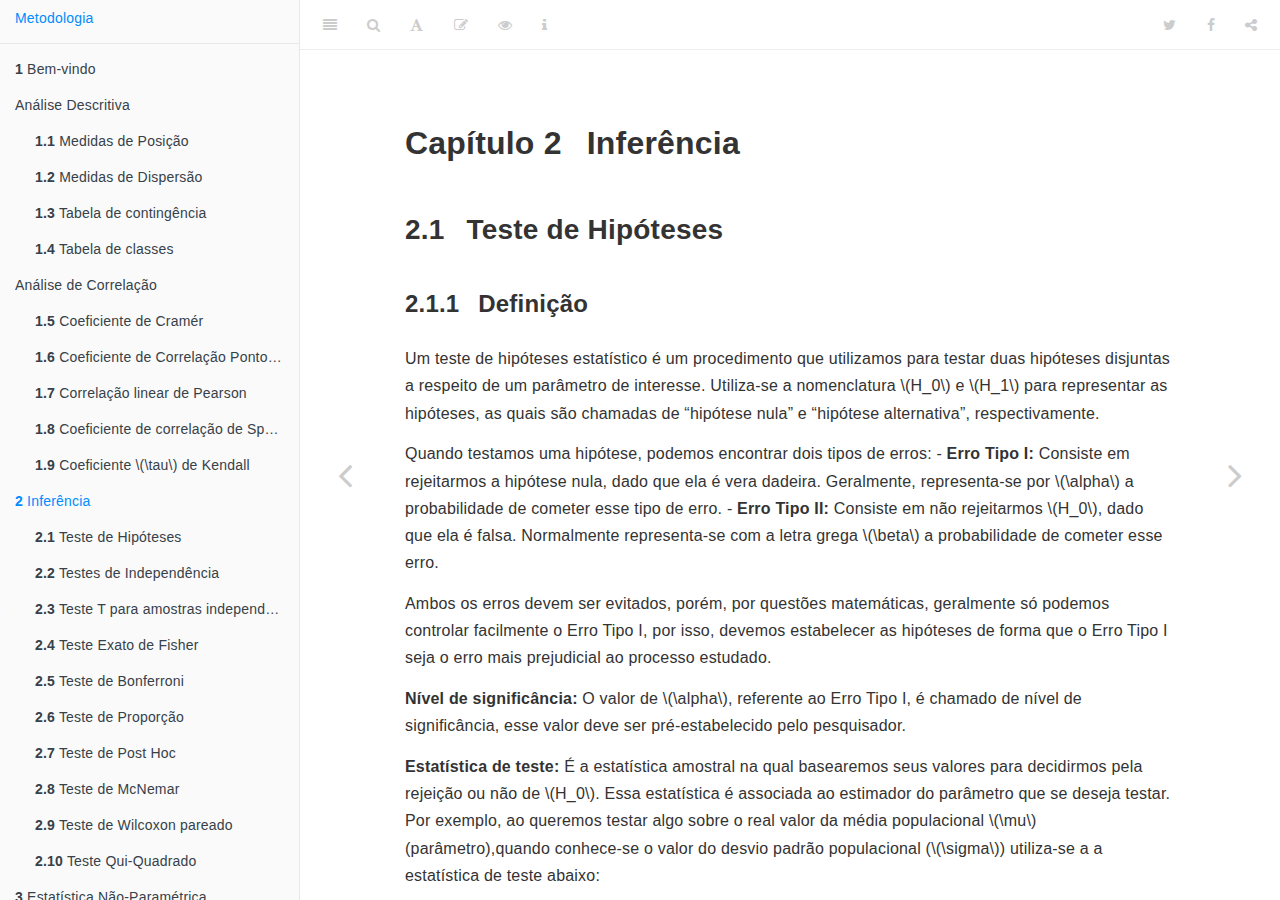
<file: docs/inferência.html>
<!DOCTYPE html>
<html lang="" xml:lang="">
<head>

  <meta charset="utf-8" />
  <meta http-equiv="X-UA-Compatible" content="IE=edge" />
  <title>Capítulo 2 Inferência | Metodologia Gauss</title>
  <meta name="description" content="Capítulo 2 Inferência | Metodologia Gauss" />
  <meta name="generator" content="bookdown 0.22 and GitBook 2.6.7" />

  <meta property="og:title" content="Capítulo 2 Inferência | Metodologia Gauss" />
  <meta property="og:type" content="book" />
  
  
  
  

  <meta name="twitter:card" content="summary" />
  <meta name="twitter:title" content="Capítulo 2 Inferência | Metodologia Gauss" />
  
  
  




  <meta name="viewport" content="width=device-width, initial-scale=1" />
  <meta name="apple-mobile-web-app-capable" content="yes" />
  <meta name="apple-mobile-web-app-status-bar-style" content="black" />
  
  
<link rel="prev" href="análise-de-correlação.html"/>
<link rel="next" href="estatística-não-paramétrica.html"/>
<script src="libs/header-attrs-2.9/header-attrs.js"></script>
<script src="libs/jquery-3.5.1/jquery.min.js"></script>
<link href="libs/gitbook-2.6.7/css/style.css" rel="stylesheet" />
<link href="libs/gitbook-2.6.7/css/plugin-table.css" rel="stylesheet" />
<link href="libs/gitbook-2.6.7/css/plugin-bookdown.css" rel="stylesheet" />
<link href="libs/gitbook-2.6.7/css/plugin-highlight.css" rel="stylesheet" />
<link href="libs/gitbook-2.6.7/css/plugin-search.css" rel="stylesheet" />
<link href="libs/gitbook-2.6.7/css/plugin-fontsettings.css" rel="stylesheet" />
<link href="libs/gitbook-2.6.7/css/plugin-clipboard.css" rel="stylesheet" />









<link href="libs/anchor-sections-1.0.1/anchor-sections.css" rel="stylesheet" />
<script src="libs/anchor-sections-1.0.1/anchor-sections.js"></script>
<script src="libs/htmlwidgets-1.5.3/htmlwidgets.js"></script>
<script src="libs/plotly-binding-4.9.4.1/plotly.js"></script>
<script src="libs/typedarray-0.1/typedarray.min.js"></script>
<link href="libs/crosstalk-1.1.1/css/crosstalk.css" rel="stylesheet" />
<script src="libs/crosstalk-1.1.1/js/crosstalk.min.js"></script>
<link href="libs/plotly-htmlwidgets-css-1.57.1/plotly-htmlwidgets.css" rel="stylesheet" />
<script src="libs/plotly-main-1.57.1/plotly-latest.min.js"></script>




<link rel="stylesheet" href="style.css" type="text/css" />
</head>

<body>



  <div class="book without-animation with-summary font-size-2 font-family-1" data-basepath=".">

    <div class="book-summary">
      <nav role="navigation">

<ul class="summary">
<li><a href="./">Metodologia</a></li>

<li class="divider"></li>
<li class="chapter" data-level="1" data-path="index.html"><a href="index.html"><i class="fa fa-check"></i><b>1</b> Bem-vindo</a></li>
<li class="chapter" data-level="" data-path="análise-descritiva.html"><a href="análise-descritiva.html"><i class="fa fa-check"></i>Análise Descritiva</a>
<ul>
<li class="chapter" data-level="1.1" data-path="análise-descritiva.html"><a href="análise-descritiva.html#medidas-de-posição"><i class="fa fa-check"></i><b>1.1</b> Medidas de Posição</a>
<ul>
<li class="chapter" data-level="1.1.1" data-path="análise-descritiva.html"><a href="análise-descritiva.html#média"><i class="fa fa-check"></i><b>1.1.1</b> Média</a></li>
<li class="chapter" data-level="1.1.2" data-path="análise-descritiva.html"><a href="análise-descritiva.html#mediana"><i class="fa fa-check"></i><b>1.1.2</b> Mediana</a></li>
<li class="chapter" data-level="1.1.3" data-path="análise-descritiva.html"><a href="análise-descritiva.html#moda"><i class="fa fa-check"></i><b>1.1.3</b> Moda</a></li>
<li class="chapter" data-level="1.1.4" data-path="análise-descritiva.html"><a href="análise-descritiva.html#quartil"><i class="fa fa-check"></i><b>1.1.4</b> Quartil</a></li>
</ul></li>
<li class="chapter" data-level="1.2" data-path="análise-descritiva.html"><a href="análise-descritiva.html#medidas-de-dispersão"><i class="fa fa-check"></i><b>1.2</b> Medidas de Dispersão</a>
<ul>
<li class="chapter" data-level="1.2.1" data-path="análise-descritiva.html"><a href="análise-descritiva.html#amplitude"><i class="fa fa-check"></i><b>1.2.1</b> Amplitude</a></li>
<li class="chapter" data-level="1.2.2" data-path="análise-descritiva.html"><a href="análise-descritiva.html#variância"><i class="fa fa-check"></i><b>1.2.2</b> Variância</a></li>
<li class="chapter" data-level="1.2.3" data-path="análise-descritiva.html"><a href="análise-descritiva.html#desvio-padrão"><i class="fa fa-check"></i><b>1.2.3</b> Desvio Padrão</a></li>
<li class="chapter" data-level="1.2.4" data-path="análise-descritiva.html"><a href="análise-descritiva.html#coeficiente-de-variação"><i class="fa fa-check"></i><b>1.2.4</b> Coeficiente de Variação</a></li>
</ul></li>
<li class="chapter" data-level="1.3" data-path="análise-descritiva.html"><a href="análise-descritiva.html#tabela-de-contingência"><i class="fa fa-check"></i><b>1.3</b> Tabela de contingência</a>
<ul>
<li class="chapter" data-level="1.3.1" data-path="análise-descritiva.html"><a href="análise-descritiva.html#teste-de-mcnemar"><i class="fa fa-check"></i><b>1.3.1</b> Teste de McNemar</a></li>
</ul></li>
<li class="chapter" data-level="1.4" data-path="análise-descritiva.html"><a href="análise-descritiva.html#tabela-de-classes"><i class="fa fa-check"></i><b>1.4</b> Tabela de classes</a></li>
</ul></li>
<li class="chapter" data-level="" data-path="análise-de-correlação.html"><a href="análise-de-correlação.html"><i class="fa fa-check"></i>Análise de Correlação</a>
<ul>
<li class="chapter" data-level="1.5" data-path="análise-de-correlação.html"><a href="análise-de-correlação.html#coeficiente-de-cramér"><i class="fa fa-check"></i><b>1.5</b> Coeficiente de Cramér</a></li>
<li class="chapter" data-level="1.6" data-path="análise-de-correlação.html"><a href="análise-de-correlação.html#coeficiente-de-correlação-ponto-biserial"><i class="fa fa-check"></i><b>1.6</b> Coeficiente de Correlação Ponto Biserial</a></li>
<li class="chapter" data-level="1.7" data-path="análise-de-correlação.html"><a href="análise-de-correlação.html#correlação-linear-de-pearson"><i class="fa fa-check"></i><b>1.7</b> Correlação linear de Pearson</a></li>
<li class="chapter" data-level="1.8" data-path="análise-de-correlação.html"><a href="análise-de-correlação.html#coeficiente-de-correlação-de-spearman"><i class="fa fa-check"></i><b>1.8</b> Coeficiente de correlação de Spearman</a></li>
<li class="chapter" data-level="1.9" data-path="análise-de-correlação.html"><a href="análise-de-correlação.html#coeficiente-tau-de-kendall"><i class="fa fa-check"></i><b>1.9</b> Coeficiente <span class="math inline">\(\tau\)</span> de Kendall</a></li>
</ul></li>
<li class="chapter" data-level="2" data-path="inferência.html"><a href="inferência.html"><i class="fa fa-check"></i><b>2</b> Inferência</a>
<ul>
<li class="chapter" data-level="2.1" data-path="inferência.html"><a href="inferência.html#teste-de-hipóteses"><i class="fa fa-check"></i><b>2.1</b> Teste de Hipóteses</a>
<ul>
<li class="chapter" data-level="2.1.1" data-path="inferência.html"><a href="inferência.html#definição"><i class="fa fa-check"></i><b>2.1.1</b> Definição</a></li>
</ul></li>
<li class="chapter" data-level="2.2" data-path="inferência.html"><a href="inferência.html#testes-de-independência"><i class="fa fa-check"></i><b>2.2</b> Testes de Independência</a></li>
<li class="chapter" data-level="2.3" data-path="inferência.html"><a href="inferência.html#teste-t-para-amostras-independentes"><i class="fa fa-check"></i><b>2.3</b> Teste T para amostras independentes</a></li>
<li class="chapter" data-level="2.4" data-path="inferência.html"><a href="inferência.html#teste-exato-de-fisher"><i class="fa fa-check"></i><b>2.4</b> Teste Exato de Fisher</a></li>
<li class="chapter" data-level="2.5" data-path="inferência.html"><a href="inferência.html#teste-de-bonferroni"><i class="fa fa-check"></i><b>2.5</b> Teste de Bonferroni</a></li>
<li class="chapter" data-level="2.6" data-path="inferência.html"><a href="inferência.html#teste-de-proporção"><i class="fa fa-check"></i><b>2.6</b> Teste de Proporção</a></li>
<li class="chapter" data-level="2.7" data-path="inferência.html"><a href="inferência.html#teste-de-post-hoc"><i class="fa fa-check"></i><b>2.7</b> Teste de Post Hoc</a></li>
<li class="chapter" data-level="2.8" data-path="inferência.html"><a href="inferência.html#teste-de-mcnemar-1"><i class="fa fa-check"></i><b>2.8</b> Teste de McNemar</a></li>
<li class="chapter" data-level="2.9" data-path="inferência.html"><a href="inferência.html#teste-de-wilcoxon-pareado"><i class="fa fa-check"></i><b>2.9</b> Teste de Wilcoxon pareado</a></li>
<li class="chapter" data-level="2.10" data-path="inferência.html"><a href="inferência.html#teste-qui-quadrado"><i class="fa fa-check"></i><b>2.10</b> Teste Qui-Quadrado</a>
<ul>
<li class="chapter" data-level="2.10.1" data-path="inferência.html"><a href="inferência.html#teste-qui-quadrado-de-pearson-para-independência"><i class="fa fa-check"></i><b>2.10.1</b> Teste Qui-Quadrado de Pearson para independência</a></li>
<li class="chapter" data-level="2.10.2" data-path="inferência.html"><a href="inferência.html#teste-qui-quadrado-1"><i class="fa fa-check"></i><b>2.10.2</b> Teste Qui-Quadrado</a></li>
</ul></li>
</ul></li>
<li class="chapter" data-level="3" data-path="estatística-não-paramétrica.html"><a href="estatística-não-paramétrica.html"><i class="fa fa-check"></i><b>3</b> Estatística Não-Paramétrica</a>
<ul>
<li class="chapter" data-level="3.1" data-path="estatística-não-paramétrica.html"><a href="estatística-não-paramétrica.html#teste-de-wilcoxon-mann-whitney"><i class="fa fa-check"></i><b>3.1</b> Teste de Wilcoxon-Mann-Whitney</a>
<ul>
<li class="chapter" data-level="3.1.1" data-path="estatística-não-paramétrica.html"><a href="estatística-não-paramétrica.html#definição-1"><i class="fa fa-check"></i><b>3.1.1</b> Definição 1</a></li>
<li class="chapter" data-level="3.1.2" data-path="estatística-não-paramétrica.html"><a href="estatística-não-paramétrica.html#definição-2"><i class="fa fa-check"></i><b>3.1.2</b> Definição 2 :</a></li>
</ul></li>
</ul></li>
<li class="chapter" data-level="4" data-path="regressão.html"><a href="regressão.html"><i class="fa fa-check"></i><b>4</b> Regressão</a>
<ul>
<li class="chapter" data-level="4.1" data-path="regressão.html"><a href="regressão.html#modelos-de-regressão"><i class="fa fa-check"></i><b>4.1</b> Modelos de Regressão</a></li>
<li class="chapter" data-level="4.2" data-path="regressão.html"><a href="regressão.html#coeficiente-de-determinação"><i class="fa fa-check"></i><b>4.2</b> Coeficiente de Determinação</a></li>
<li class="chapter" data-level="4.3" data-path="regressão.html"><a href="regressão.html#transformação-de-yeo-johnson"><i class="fa fa-check"></i><b>4.3</b> Transformação de Yeo-Johnson</a></li>
<li class="chapter" data-level="4.4" data-path="regressão.html"><a href="regressão.html#análise-de-regressão-linear-e-correlação"><i class="fa fa-check"></i><b>4.4</b> Análise de Regressão Linear e Correlação</a></li>
<li class="chapter" data-level="4.5" data-path="regressão.html"><a href="regressão.html#análise-de-variância-multivariada"><i class="fa fa-check"></i><b>4.5</b> Análise de Variância Multivariada</a>
<ul>
<li class="chapter" data-level="4.5.1" data-path="regressão.html"><a href="regressão.html#anova-análise-de-variância"><i class="fa fa-check"></i><b>4.5.1</b> (ANOVA) Análise de variância</a></li>
<li class="chapter" data-level="4.5.2" data-path="regressão.html"><a href="regressão.html#manova"><i class="fa fa-check"></i><b>4.5.2</b> MANOVA</a></li>
</ul></li>
<li class="chapter" data-level="4.6" data-path="regressão.html"><a href="regressão.html#regressão-linear-múltipla"><i class="fa fa-check"></i><b>4.6</b> Regressão Linear Múltipla</a></li>
</ul></li>
<li class="chapter" data-level="5" data-path="multivariada.html"><a href="multivariada.html"><i class="fa fa-check"></i><b>5</b> Multivariada</a>
<ul>
<li class="chapter" data-level="5.1" data-path="multivariada.html"><a href="multivariada.html#redes-neurais-artificiais"><i class="fa fa-check"></i><b>5.1</b> Redes Neurais Artificiais</a>
<ul>
<li class="chapter" data-level="5.1.1" data-path="multivariada.html"><a href="multivariada.html#modelo-mcp"><i class="fa fa-check"></i><b>5.1.1</b> Modelo MCP</a></li>
<li class="chapter" data-level="5.1.2" data-path="multivariada.html"><a href="multivariada.html#funções-de-ativação"><i class="fa fa-check"></i><b>5.1.2</b> Funções de ativação</a></li>
<li class="chapter" data-level="5.1.3" data-path="multivariada.html"><a href="multivariada.html#erro-e-atualização-dos-pesos-no-mcp"><i class="fa fa-check"></i><b>5.1.3</b> Erro e Atualização dos pesos no MCP</a></li>
<li class="chapter" data-level="5.1.4" data-path="multivariada.html"><a href="multivariada.html#multilayer-perceptron-mlp"><i class="fa fa-check"></i><b>5.1.4</b> Multilayer Perceptron (MLP)</a></li>
<li class="chapter" data-level="5.1.5" data-path="multivariada.html"><a href="multivariada.html#algoritmo-back-propagation"><i class="fa fa-check"></i><b>5.1.5</b> Algoritmo back-propagation</a></li>
</ul></li>
<li class="chapter" data-level="5.2" data-path="multivariada.html"><a href="multivariada.html#análise-de-componentes-principais"><i class="fa fa-check"></i><b>5.2</b> Análise de Componentes Principais</a></li>
</ul></li>
<li class="chapter" data-level="6" data-path="amostragem.html"><a href="amostragem.html"><i class="fa fa-check"></i><b>6</b> Amostragem</a>
<ul>
<li class="chapter" data-level="6.1" data-path="amostragem.html"><a href="amostragem.html#amostragem-aleatória-simples-sem-reposição---aass"><i class="fa fa-check"></i><b>6.1</b> Amostragem Aleatória Simples sem reposição - AASs</a></li>
</ul></li>
<li class="chapter" data-level="7" data-path="gráficos.html"><a href="gráficos.html"><i class="fa fa-check"></i><b>7</b> Gráficos</a>
<ul>
<li class="chapter" data-level="7.1" data-path="gráficos.html"><a href="gráficos.html#barras"><i class="fa fa-check"></i><b>7.1</b> Barras</a></li>
<li class="chapter" data-level="7.2" data-path="gráficos.html"><a href="gráficos.html#circular-pizza"><i class="fa fa-check"></i><b>7.2</b> Circular (Pizza)</a></li>
<li class="chapter" data-level="7.3" data-path="gráficos.html"><a href="gráficos.html#boxplot"><i class="fa fa-check"></i><b>7.3</b> Boxplot</a>
<ul>
<li class="chapter" data-level="7.3.1" data-path="gráficos.html"><a href="gráficos.html#boxplot-violino"><i class="fa fa-check"></i><b>7.3.1</b> Boxplot + Violino</a></li>
</ul></li>
<li class="chapter" data-level="7.4" data-path="gráficos.html"><a href="gráficos.html#linhas"><i class="fa fa-check"></i><b>7.4</b> Linhas</a></li>
</ul></li>
<li class="chapter" data-level="8" data-path="referências.html"><a href="referências.html"><i class="fa fa-check"></i><b>8</b> Referências</a></li>
<li class="divider"></li>
<li><a href="https://github.com/rstudio/bookdown" target="blank">Published with bookdown</a></li>
</ul>

      </nav>
    </div>

    <div class="book-body">
      <div class="body-inner">
        <div class="book-header" role="navigation">
          <h1>
            <i class="fa fa-circle-o-notch fa-spin"></i><a href="./">Metodologia Gauss</a>
          </h1>
        </div>

        <div class="page-wrapper" tabindex="-1" role="main">
          <div class="page-inner">

            <section class="normal" id="section-">
<div id="inferência" class="section level1" number="2">
<h1><span class="header-section-number">Capítulo 2</span> Inferência</h1>
<div id="teste-de-hipóteses" class="section level2" number="2.1">
<h2><span class="header-section-number">2.1</span> Teste de Hipóteses</h2>
<div id="definição" class="section level3" number="2.1.1">
<h3><span class="header-section-number">2.1.1</span> Definição</h3>
<p>Um teste de hipóteses estatístico é um procedimento que utilizamos para testar duas hipóteses disjuntas a respeito de um parâmetro de interesse. Utiliza-se a nomenclatura <span class="math inline">\(H_0\)</span> e <span class="math inline">\(H_1\)</span> para representar as hipóteses, as quais são chamadas de “hipótese nula” e “hipótese alternativa”, respectivamente.</p>
<p>Quando testamos uma hipótese, podemos encontrar dois tipos de erros:
- <strong>Erro Tipo I:</strong> Consiste em rejeitarmos a hipótese nula, dado que ela é vera dadeira. Geralmente, representa-se por <span class="math inline">\(\alpha\)</span> a probabilidade de cometer esse tipo de erro.
- <strong>Erro Tipo II:</strong> Consiste em não rejeitarmos <span class="math inline">\(H_0\)</span>, dado que ela é falsa. Normalmente representa-se com a letra grega <span class="math inline">\(\beta\)</span> a probabilidade de cometer esse erro.</p>
<p>Ambos os erros devem ser evitados, porém, por questões matemáticas, geralmente só podemos controlar facilmente o Erro Tipo I, por isso, devemos estabelecer as hipóteses de forma que o Erro Tipo I seja o erro mais prejudicial ao processo estudado.</p>
<p><strong>Nível de significância:</strong> O valor de <span class="math inline">\(\alpha\)</span>, referente ao Erro Tipo I, é chamado de nível de significância, esse valor deve ser pré-estabelecido pelo pesquisador.</p>
<p><strong>Estatística de teste:</strong> É a estatística amostral na qual basearemos seus valores para decidirmos pela rejeição ou não de <span class="math inline">\(H_0\)</span>. Essa estatística é associada ao estimador do parâmetro que se deseja testar. Por exemplo, ao queremos testar algo sobre o real valor da média populacional <span class="math inline">\(\mu\)</span> (parâmetro),quando conhece-se o valor do desvio padrão populacional (<span class="math inline">\(\sigma\)</span>) utiliza-se a a estatística de teste abaixo:</p>
<p><span class="math display">\[
        Z = \dfrac{\bar{X}-\mu}{\sigma/\sqrt n}
 \]</span>
Onde: <span class="math inline">\(\bar{X}\)</span> é a média amostral, sendo ela o <strong>estimador</strong> natural da média populacional;
n é o tamanho da nossa amostra.</p>
<p><strong>Região de Rejeição:</strong> É a região formada pelo conjunto de valores que levam <span class="math inline">\(H_0\)</span> a ser rejeitada. O valor que delimita essa região é denominado valor crítico. Caso o valor calculado da estatística de teste caia nessa região, rejeita-se a hipótese nula.</p>
<p><strong>Nível descritivo ou valor-p:</strong> É o menor valor para o qual rejeita-se a hipótese nula. Quando esse valor cai na região crítica, rejeita-se <span class="math inline">\(H_0\)</span>. Para sabermos se rejeitaremos ou não <span class="math inline">\(H_0\)</span> baseado no valor-p, deve-se compará-lo com o nível de significância do teste e rejeitar <span class="math inline">\(H_0\)</span>, se aquele for menor do que este, rejeita-se <span class="math inline">\(H_0\)</span>.</p>
</div>
</div>
<div id="testes-de-independência" class="section level2" number="2.2">
<h2><span class="header-section-number">2.2</span> Testes de Independência</h2>
<p>Como em todo teste de hipóteses, devemos estabelecer primeiro as hipóteses a serem testadas. Num teste de independência essas hipóteses são:</p>
<ul>
<li><p><strong>H_0:</strong> As variáveis de classificação são independentes.</p></li>
<li><p><strong>H_1:</strong> As variáveis de classificação não são independentes.</p>
<p>Existem vários testes de independência em que cada um desses são adequados para uma determinada situação</p></li>
</ul>
</div>
<div id="teste-t-para-amostras-independentes" class="section level2" number="2.3">
<h2><span class="header-section-number">2.3</span> Teste T para amostras independentes</h2>
<p>O teste T é utilizado para verificar a existência de diferença entre as médias de dois grupos da mesma população. Para isso a variável independente deve ser necessariamente métrica e a variável dependente deve ser categórica.</p>
<p>Suponha que o objetivo seja analisar as médias amostrais <span class="math inline">\(\bar{x}_1\)</span> e <span class="math inline">\(\bar{x}_2\)</span></p>
<p>Assim, testa-se a hipótese como segue:</p>
<p><span class="math display">\[\begin{cases} H_0: \bar{x}_1 = \bar{x}_2 \\ H_1: \bar{x}_1 \neq \ \bar{x}_2 \end{cases}\]</span></p>
<p>Suponha que o objetivo seja analisar as médias amostrais <span class="math inline">\(\bar{x}_1\)</span> e <span class="math inline">\(\bar{x}_2\)</span></p>
<p><span class="math display">\[t = \frac{\bar{x}_1-\bar{x}_2}{\sqrt{s^2(\frac{1}{n_1}+\frac{1}{n_2})}}\]</span></p>
<p>Onde o numerador é a diferença das médias amostrais e o denominados é o desvio padrão amostral</p>
</div>
<div id="teste-exato-de-fisher" class="section level2" number="2.4">
<h2><span class="header-section-number">2.4</span> Teste Exato de Fisher</h2>
<p>O Teste Exato de Fisher é utilizado para verificar se existe associação entre as variáveis linha e as variáveis coluna em uma tabela de contingência construída a partir dos dados da amostra. Embora na prática o Teste Exato de Fisher seja aplicado quando os tamanhos das amostras são pequenos, o teste é válido para todos os tamanhos amostrais.</p>
<p>As hipóteses do teste são:</p>
<p><span class="math display">\[
\begin{cases}
 H_0:  \text{As variáveis linha e coluna são independentes}; \\
 H_1:  \text{As variáveis linha e coluna não são independentes.}  
\end{cases}
\]</span></p>
<p>A estatística de teste, apresentada por Fisher (1934), propõe que a distribuição de probabilidade das frequências de quaisquer tabelas de contingência sejam substituídas pela probabilidade da distribuição das mesmas frequências. Considerando a Tabela , arranjada de modo que <span class="math inline">\(n_{1.}\leq n_{.1}\leq n_{.2}\leq n_{2.}\)</span>, temos uma distribuição de probabilidade hipergeométrica para a única frequência de valor independente, <span class="math inline">\(o_{11}\)</span>, a partir de,</p>
<p><span class="math display">\[P[X=o_{11}]=\cfrac{\displaystyle{n_{1.} \choose o_{11}} \displaystyle{n_{2.} \choose o_{21}}}{\displaystyle{n \choose n_{.1}}}=\cfrac{n_{1.}!n_{2.}!n_{.1}!n_{.2}!}{o_{11}!o_{12}!o_{21}!o_{22}!n!}\]</span></p>
<p>O Teste Exato de Fisher consiste na determinação desta probabilidade e dos arranjos possíveis que, com os mesmos totais marginais, tenham ainda mais desvios em relação à hipótese nula <span class="math inline">\(H_0\)</span>.</p>
</div>
<div id="teste-de-bonferroni" class="section level2" number="2.5">
<h2><span class="header-section-number">2.5</span> Teste de Bonferroni</h2>
<p>O teste de bonferroni consiste na realização de um teste t para cada par de médias a uma taxa de erro por comparação (TPC) de <span class="math inline">\(a/(k/2)\)</span>. Usando esse teste, o nível de significância da família é no máximo <span class="math inline">\(a\)</span>, para qualquer média das populações. Assim o teste de Bonferroni protege a taxa de erro da família dos testes. Pode ser usado para quaisquer que sejam os dados balanceados ou não. Não é um teste exato, e assim é baseado na aproximação como primeira desigualdade de Bonferroni. Em diversos momentos ele pode ser um teste conservativo, isto é, a taxa de erro da família testes é muito menor que o nível de significância <span class="math inline">\(a\)</span>.
Para tamanhos de amostras iguais o teste de Bonferroni considera duas médias significativamente diferentes se o valor absoluto das diferenças ultrapassar:
<span class="math display">\[
    LSD=t_{(a,N-k)}\sqrt{2\frac{QME}{n}}
\]</span>
E para os dados não balanceados temos:</p>
<p><span class="math display">\[
    LSD=t_{(a,N-k)}\sqrt{QME(\frac{1}{n_i}+\frac{1}{n_j})}
\]</span></p>
<p>Em que <span class="math inline">\(a^\prime=\frac{1}{2}(a/c)\)</span> e <strong>c</strong> é o número de comparações duas a duas. O quantil <span class="math inline">\(t_{(a,N-k)}\)</span> é da distribuição t-Student com parâmetros <span class="math inline">\(N-k\)</span>. Assim a margem de erro da equação anterior depende do número de comparações.</p>
</div>
<div id="teste-de-proporção" class="section level2" number="2.6">
<h2><span class="header-section-number">2.6</span> Teste de Proporção</h2>
<p>Temos que testar hipóteses e construir intervalos de confiança para a proporção de uma população. Supondo que uma amostra aleatória de tamanho n tenha sido retirada de uma grande população e que X são as observações, nessa amostra pertencem a uma classe de interesse. Então <span class="math inline">\(P=X/n\)</span> é um estimador da proporção <span class="math inline">\(p\)</span> da população, que pertence a essa classe, <span class="math inline">\(n\)</span> e <span class="math inline">\(p\)</span> são parâmetros da Distribuição Binomial.,em que <span class="math inline">\(n\)</span> é o tamanho amostral e <span class="math inline">\(p\)</span> a proporção.
<strong>Para o teste bilateral:</strong></p>
<p><span class="math display">\[
  \begin{cases}
  H_0: p=p_0\\
  H_1: p \neq p_0
  \end{cases}
\]</span>
A estatística de teste é:
<span class="math display">\[Z_0=\frac{X-np_0}{\sqrt{nX/n(1-X/n)}}\]</span>
Rejeitamos a hipótese nula se</p>
<p><span class="math display">\[ Z_0&lt;- Z_{1-\alpha/2} \,\text{ ou }\, Z_0 &gt; Z_{1-\alpha/2} \]</span></p>
<p><strong>Para o teste unilateral a direita:</strong>
<span class="math display">\[
  \begin{cases}
  H_0: p=p_0\\
  H_1: p &gt; p_0
  \end{cases}
\]</span>
A estatística de teste é:
<span class="math display">\[Z_0=\frac{X-np_0}{\sqrt{nX/n(1-X/n)}}\]</span>
Rejeitamos a hipótese nula se
<span class="math display">\[ Z_0 &gt; Z_{1-\alpha} \]</span></p>
</div>
<div id="teste-de-post-hoc" class="section level2" number="2.7">
<h2><span class="header-section-number">2.7</span> Teste de Post Hoc</h2>
<p>Análise Post Hoc é feita após a conclusão do estudo, usando o tamanho do estudo e de efeito obtidos para determinar a potência da amostra estudada, podemos dizer que são conjuntos de teste para determinar as diferenças presentes. Os testes são para comparações pareadas, projetadas afim de comparar todas as diferentes combinações dos grupos de tratamento. Observando as taxas erro, temos:</p>
<ul>
<li><strong>Erro tipo 1:</strong> É a probabilidade de rejeitar a hipótese nula (Ho), quando ela é verdadeira.</li>
<li><strong>Erro tipo 2:</strong> É a probabilidade de não rejeitar a hipótese nula (Ho), quando ela é falsa.</li>
</ul>
<p>Probabilidade de acontecer pelo menos um erro do Tipo I em um conjunto de relações estatísticas, assumindo erroneamente que pelo menos uma das diferenças analisadas é significativamente diferente da hipótese nula.</p>
<p><span class="math display">\[ { \alpha_{F_W}}= 1-(1- {\alpha})^c
\]</span>
Onde C é o número de comparações, então dessa forma temos que:</p>
<p><span class="math display">\[ c=\frac{k*(k-1)}{2}
\]</span></p>
</div>
<div id="teste-de-mcnemar-1" class="section level2" number="2.8">
<h2><span class="header-section-number">2.8</span> Teste de McNemar</h2>
<p>O teste de McNemar é utilizado em tabelas de contingência, essencialmente em tabelas <span class="math inline">\((2\times2)\)</span>, com dados pareados para comparar frequências marginais, que em outras palavras significa que o teste compara se houve mudança nas proporções no objeto de estudo antes e depois de uma intervenção.</p>
<p>As hipóteses do teste são:</p>
<p><span class="math display">\[ \begin{cases}
H_0: \text{As variáveis linha e coluna possuem as mesmas proporções;}\\
H_1: \text{As variáveis linha e coluna possuem proporções diferentes.}
\end{cases}
\]</span></p>
<p>A estatística do teste, <span class="math inline">\(Q\)</span>, é dada por:
<span class="math display">\[ Q=\cfrac{(a-d)^2}{(a+d)}\]</span>
em que <span class="math inline">\(Q \sim \chi^2(1)\)</span>, lê-se <span class="math inline">\(Q\)</span> segue uma distribuição qui-quadrado com 1 grau de liberdade.</p>
</div>
<div id="teste-de-wilcoxon-pareado" class="section level2" number="2.9">
<h2><span class="header-section-number">2.9</span> Teste de Wilcoxon pareado</h2>
<p>O teste de Wilcoxon pareado é utilizado para comparar se dois grupos possuem a mesma medida de tendência central. Esse teste leva em consideração a magnitude das
diferenças entre os pares.</p>
<p>Seja <span class="math inline">\(d_i\)</span> o escore-diferença para qualquer par combinado, representando a diferença dos pares sobre dois tratamentos <span class="math inline">\(X\)</span> e <span class="math inline">\(Y\)</span>, isto é, <span class="math inline">\(d_i=X_i-Y_i\)</span>. Ordena-se todos os <span class="math inline">\(d_i\)</span>’s sem considerar o sinal, posteriormente dar-se o posto 1 ao menor <span class="math inline">\(|d_i|\)</span>, posto 2 ao segundo menor, e assim sucessivamente.</p>
<p>As possíveis hipóteses do teste são:</p>
<ul>
<li><span class="math inline">\(H_0\)</span>: <span class="math inline">\(d=0\)</span> vs <span class="math inline">\(H_1\)</span>: <span class="math inline">\(d \neq 0\)</span>;</li>
<li><span class="math inline">\(H_0\)</span>: <span class="math inline">\(d=0\)</span> vs <span class="math inline">\(H_1\)</span>: <span class="math inline">\(d&gt;0\)</span>;</li>
<li><span class="math inline">\(H_0\)</span>: <span class="math inline">\(d=0\)</span> vs <span class="math inline">\(H_1\)</span>: <span class="math inline">\(d&lt;0\)</span>.</li>
</ul>
<p>A hipótese nula (<span class="math inline">\(H_0\)</span>) é que os tratamentos <span class="math inline">\(X\)</span> e <span class="math inline">\(Y\)</span> são equivalentes, isto é, eles são amostras de populações com a mesma mediana e a mesma distribuição contínua.</p>
<p>Duas estatísticas são definidas:
<span class="math display">\[
    T^+=\sum_{i}d_i,
\]</span>
<span class="math display">\[
    T^-=\sum_{i}d_i,
\]</span>
soma dos <span class="math inline">\(d_i\)</span>’s positivos e soma dos <span class="math inline">\(d_i\)</span>’s negativos, respectivamente.</p>
<p>Rejeitamos a hipótese nula se a probabilidade de <span class="math inline">\(T^+\)</span> tabulado para um determinado tamanho <span class="math inline">\(N\)</span> é menor ou igual ao nível de significância escolhido.</p>
</div>
<div id="teste-qui-quadrado" class="section level2" number="2.10">
<h2><span class="header-section-number">2.10</span> Teste Qui-Quadrado</h2>
<div id="teste-qui-quadrado-de-pearson-para-independência" class="section level3" number="2.10.1">
<h3><span class="header-section-number">2.10.1</span> Teste Qui-Quadrado de Pearson para independência</h3>
<p>O teste de independência Qui-Quadrado é usado para descobrir se existe uma associação entre a variável de linha e a variável de coluna em uma tabela de contingência construído à partir de dados da amostra. A hipótese nula é de que as variáveis não estão associadas, em outras palavras, eles são independentes. A hipótese alternativa é de que as variáveis estão associadas, ou dependentes.</p>
<p>Para que o teste possa ser aplicado, é necessário levar em consideração algumas suposições e condições, que serão listadas a seguir:</p>
<ol style="list-style-type: decimal">
<li><p>Os dados devem ser derivados de contagens(frequências) para as categorias das variáveis categóricas;</p></li>
<li><p>As frequência das células da tabela de dupla entrada devem ser independentes umas das outras;</p></li>
<li><p>Os sujeitos contados na tabela devem ser de uma amostra aleatória extraída de uma única população;</p></li>
<li><p>Devemos ter dados suficientes;</p></li>
<li><p>A tabela de contingência(dupla entrada) deve conter pelo menos 5 observações em cada célula;</p></li>
<li><p>A tabela de valores esperados não pode conter observações menores que 5</p></li>
<li><p>O teste é aplicável tanto para a variável qualitativa quanto quantitativa.</p></li>
</ol>
<p>As hipóteses do teste são:</p>
<p><span class="math display">\[
\begin{cases}
 H_0: \text{As variáveis X e Y são independentes};\\
 H_1: \text{As variáveis X e Y não são independentes.}
\end{cases}
\]</span></p>
<p>A Estatística do teste é dada por:</p>
<p><span class="math display">\[\chi^2 = \sum_i\sum_j\frac{(o_{ij} - e_{ij}^2)}{e_{ij}}\]</span></p>
<p>onde:
- <span class="math inline">\(o_{ij}\)</span> é o valor observado na célula;
- <span class="math inline">\(e_{ij}\)</span> é o valor esperado
- <span class="math inline">\(e_{ij} = \frac{\text{total da linha i} * \text{total da coluna j}}{\text{total geral}}\)</span></p>
<p>Rejeitamos <span class="math inline">\(H_0\)</span> se <span class="math inline">\(\chi^2_{calculado} &gt; \chi^2_{tabelado}\)</span></p>
</div>
<div id="teste-qui-quadrado-1" class="section level3" number="2.10.2">
<h3><span class="header-section-number">2.10.2</span> Teste Qui-Quadrado</h3>
<p>O teste <span class="math inline">\(\chi^2\)</span> ( Qui- Quadrado) é um dos testes usados para avaliar se há independência entre variáveis qualitativas, para isso, devemos dispor nossos dados em uma tabela de contingência, no caso em que queremos testar a hipótese de independência entre exatamente duas variáveis, utiliza-se uma tabela de dupla entrada.</p>
<p>Para realizar o teste, iremos testar a hipótese como segue:
<span class="math display">\[\begin{cases} 
  H_0: \text{As variáveis são independentes;} \\
  H_1: \text{As variáveis não são independentes.}
  \end{cases}
\]</span>
Para isso, utilizaremos a estatística de teste abaixo:</p>
<p><span class="math display">\[
 \mathbf{\chi^2_v}  =  \dfrac{\sum_{\substack{i=1}}^{k} \sum_{\substack{i=1}}^{l}(O_{ij}-E_{ij})^2}{E_{ij}}
\]</span></p>
<p>onde:</p>
<p><strong>k</strong> é o número de linhas da tabela ;</p>
<p><strong>l</strong> é o número de colunas;</p>
<p><span class="math inline">\(E_{ij} = n p_{ij}\)</span> é a frequência esperada da célula <strong>ij</strong>;</p>
<p><span class="math inline">\(p_{ij}\)</span> é a probabilidade de ocorrer uma observação na célula <strong>ij</strong>. Se as variáveis são
independentes, espera-se que <span class="math inline">\(p_{ij} = p_{i.}p_{j.}\)</span>, onde <span class="math inline">\(p_i{i.}\)</span> é a probabilidade marginal correspondente a linha <strong>i</strong> e <span class="math inline">\(p_{.j}\)</span> é a probabilidade marginal correspondente a coluna <strong>j</strong>;</p>
<p><span class="math inline">\(v = (k-1)(l-1)\)</span> é o grau de liberdade.</p>
<p>Assim como nos demais testes de hipóteses, rejeitaremos <span class="math inline">\(H_0\)</span> caso a probabilidade encontrada seja menor do que o nível de significância estipulado.</p>
<p>Porém, esse teste apresenta problemas quando temos um número de observações considerado pequeno - geralmente considera-se “pequeno” um tamanho amostral menor do que 40 unidades - ou quando temos em uma das caselas de cruzamento um número esperado menor do que 5. Nesses casos, utiliza-se uma correção para uma melhor estimação.</p>
<p>A correção indicada para esse caso é a de Yates ou de Continuidade, pela qual o valor do teste Qui-Quadrado será recalculado como se segue:</p>
<p><span class="math display">\[
\mathbf{\chi^2_v}  =  \dfrac{\sum_{\substack{i=1}}^{k} \sum_{\substack{i=1}}^{l}(|O_{ij}-E_{ij}|-0,5)^2}{E_{ij}}.
\]</span></p>

</div>
</div>
</div>
            </section>

          </div>
        </div>
      </div>
<a href="análise-de-correlação.html" class="navigation navigation-prev " aria-label="Previous page"><i class="fa fa-angle-left"></i></a>
<a href="estatística-não-paramétrica.html" class="navigation navigation-next " aria-label="Next page"><i class="fa fa-angle-right"></i></a>
    </div>
  </div>
<script src="libs/gitbook-2.6.7/js/app.min.js"></script>
<script src="libs/gitbook-2.6.7/js/lunr.js"></script>
<script src="libs/gitbook-2.6.7/js/clipboard.min.js"></script>
<script src="libs/gitbook-2.6.7/js/plugin-search.js"></script>
<script src="libs/gitbook-2.6.7/js/plugin-sharing.js"></script>
<script src="libs/gitbook-2.6.7/js/plugin-fontsettings.js"></script>
<script src="libs/gitbook-2.6.7/js/plugin-bookdown.js"></script>
<script src="libs/gitbook-2.6.7/js/jquery.highlight.js"></script>
<script src="libs/gitbook-2.6.7/js/plugin-clipboard.js"></script>
<script>
gitbook.require(["gitbook"], function(gitbook) {
gitbook.start({
"sharing": {
"github": false,
"facebook": true,
"twitter": true,
"linkedin": false,
"weibo": false,
"instapaper": false,
"vk": false,
"whatsapp": false,
"all": ["facebook", "twitter", "linkedin", "weibo", "instapaper"]
},
"fontsettings": {
"theme": "white",
"family": "sans",
"size": 2
},
"edit": {
"link": "https://github.com/gaussufc/YMetodologia/edit/master/04-inferencia.Rmd",
"text": "Edit"
},
"history": {
"link": null,
"text": null
},
"view": {
"link": "https://github.com/gaussufc/YMetodologia/blob/master/04-inferencia.Rmd",
"text": null
},
"download": null,
"toc": {
"collapse": "subsection"
}
});
});
</script>

<!-- dynamically load mathjax for compatibility with self-contained -->
<script>
  (function () {
    var script = document.createElement("script");
    script.type = "text/javascript";
    var src = "true";
    if (src === "" || src === "true") src = "https://mathjax.rstudio.com/latest/MathJax.js?config=TeX-MML-AM_CHTML";
    if (location.protocol !== "file:")
      if (/^https?:/.test(src))
        src = src.replace(/^https?:/, '');
    script.src = src;
    document.getElementsByTagName("head")[0].appendChild(script);
  })();
</script>
</body>

</html>
</file>
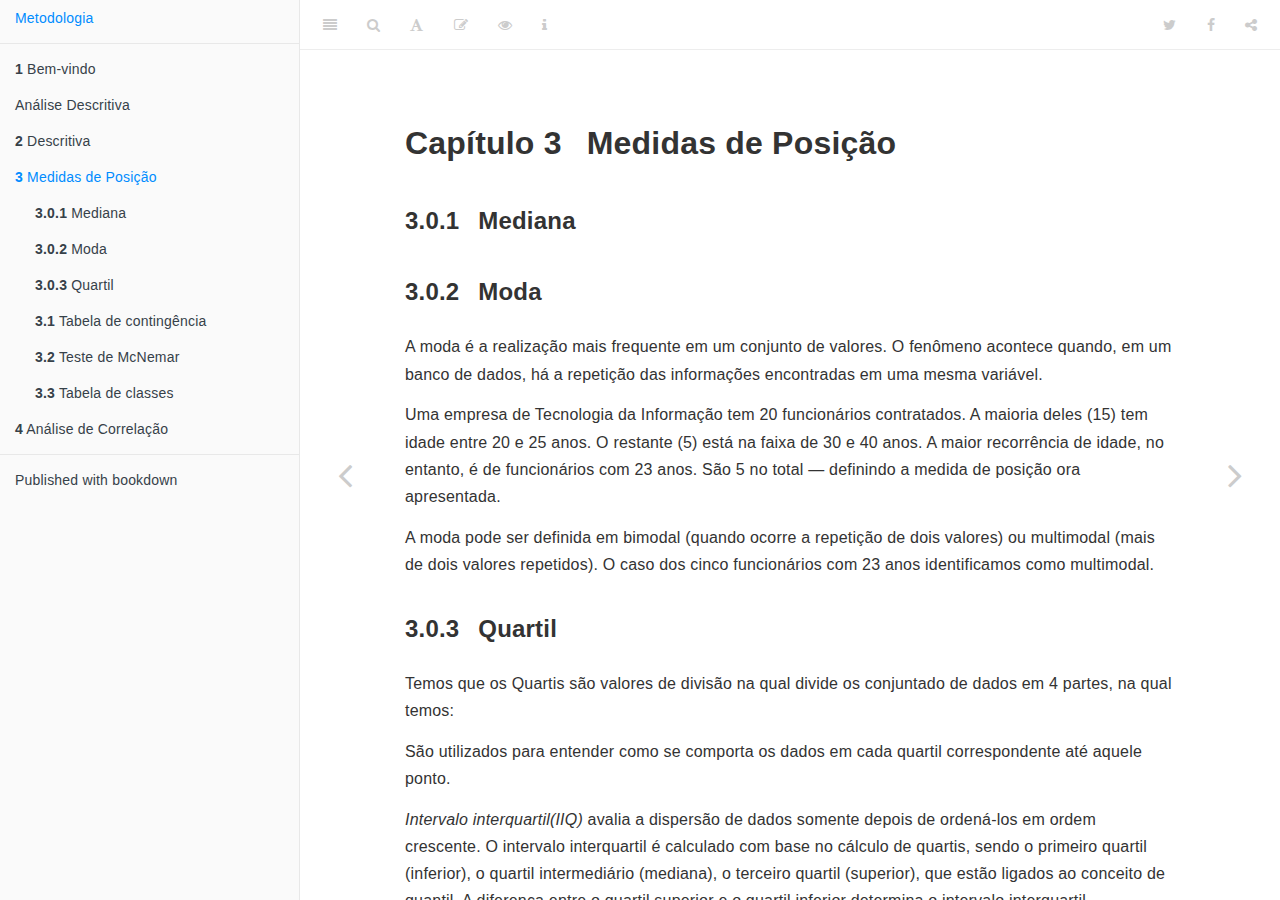
<file: docs/medidas-de-posição.html>
<!DOCTYPE html>
<html lang="" xml:lang="">
<head>

  <meta charset="utf-8" />
  <meta http-equiv="X-UA-Compatible" content="IE=edge" />
  <title>Capítulo 3 Medidas de Posição | Metodologia Gauss</title>
  <meta name="description" content="Capítulo 3 Medidas de Posição | Metodologia Gauss" />
  <meta name="generator" content="bookdown 0.22 and GitBook 2.6.7" />

  <meta property="og:title" content="Capítulo 3 Medidas de Posição | Metodologia Gauss" />
  <meta property="og:type" content="book" />
  
  
  
  

  <meta name="twitter:card" content="summary" />
  <meta name="twitter:title" content="Capítulo 3 Medidas de Posição | Metodologia Gauss" />
  
  
  

<meta name="author" content="Empresa Junior Gauss" />


<meta name="date" content="2021-08-19" />

  <meta name="viewport" content="width=device-width, initial-scale=1" />
  <meta name="apple-mobile-web-app-capable" content="yes" />
  <meta name="apple-mobile-web-app-status-bar-style" content="black" />
  
  
<link rel="prev" href="descritiva.html"/>
<link rel="next" href="análise-de-correlação.html"/>
<script src="libs/header-attrs-2.9/header-attrs.js"></script>
<script src="libs/jquery-2.2.3/jquery.min.js"></script>
<link href="libs/gitbook-2.6.7/css/style.css" rel="stylesheet" />
<link href="libs/gitbook-2.6.7/css/plugin-table.css" rel="stylesheet" />
<link href="libs/gitbook-2.6.7/css/plugin-bookdown.css" rel="stylesheet" />
<link href="libs/gitbook-2.6.7/css/plugin-highlight.css" rel="stylesheet" />
<link href="libs/gitbook-2.6.7/css/plugin-search.css" rel="stylesheet" />
<link href="libs/gitbook-2.6.7/css/plugin-fontsettings.css" rel="stylesheet" />
<link href="libs/gitbook-2.6.7/css/plugin-clipboard.css" rel="stylesheet" />









<link href="libs/anchor-sections-1.0.1/anchor-sections.css" rel="stylesheet" />
<script src="libs/anchor-sections-1.0.1/anchor-sections.js"></script>




<link rel="stylesheet" href="style.css" type="text/css" />
</head>

<body>



  <div class="book without-animation with-summary font-size-2 font-family-1" data-basepath=".">

    <div class="book-summary">
      <nav role="navigation">

<ul class="summary">
<li><a href="./">Metodologia</a></li>

<li class="divider"></li>
<li class="chapter" data-level="1" data-path="index.html"><a href="index.html"><i class="fa fa-check"></i><b>1</b> Bem-vindo</a></li>
<li class="chapter" data-level="" data-path="análise-descritiva.html"><a href="análise-descritiva.html"><i class="fa fa-check"></i>Análise Descritiva</a></li>
<li class="chapter" data-level="2" data-path="descritiva.html"><a href="descritiva.html"><i class="fa fa-check"></i><b>2</b> Descritiva</a></li>
<li class="chapter" data-level="3" data-path="medidas-de-posição.html"><a href="medidas-de-posição.html"><i class="fa fa-check"></i><b>3</b> Medidas de Posição</a>
<ul>
<li class="chapter" data-level="3.0.1" data-path="medidas-de-posição.html"><a href="medidas-de-posição.html#mediana"><i class="fa fa-check"></i><b>3.0.1</b> Mediana</a></li>
<li class="chapter" data-level="3.0.2" data-path="medidas-de-posição.html"><a href="medidas-de-posição.html#moda"><i class="fa fa-check"></i><b>3.0.2</b> Moda</a></li>
<li class="chapter" data-level="3.0.3" data-path="medidas-de-posição.html"><a href="medidas-de-posição.html#quartil"><i class="fa fa-check"></i><b>3.0.3</b> Quartil</a></li>
<li class="chapter" data-level="3.1" data-path="medidas-de-posição.html"><a href="medidas-de-posição.html#tabela-de-contingência"><i class="fa fa-check"></i><b>3.1</b> Tabela de contingência</a></li>
<li class="chapter" data-level="3.2" data-path="medidas-de-posição.html"><a href="medidas-de-posição.html#teste-de-mcnemar"><i class="fa fa-check"></i><b>3.2</b> Teste de McNemar</a></li>
<li class="chapter" data-level="3.3" data-path="medidas-de-posição.html"><a href="medidas-de-posição.html#tabela-de-classes"><i class="fa fa-check"></i><b>3.3</b> Tabela de classes</a></li>
</ul></li>
<li class="chapter" data-level="4" data-path="análise-de-correlação.html"><a href="análise-de-correlação.html"><i class="fa fa-check"></i><b>4</b> Análise de Correlação</a></li>
<li class="divider"></li>
<li><a href="https://github.com/rstudio/bookdown" target="blank">Published with bookdown</a></li>
</ul>

      </nav>
    </div>

    <div class="book-body">
      <div class="body-inner">
        <div class="book-header" role="navigation">
          <h1>
            <i class="fa fa-circle-o-notch fa-spin"></i><a href="./">Metodologia Gauss</a>
          </h1>
        </div>

        <div class="page-wrapper" tabindex="-1" role="main">
          <div class="page-inner">

            <section class="normal" id="section-">
<div id="medidas-de-posição" class="section level1" number="3">
<h1><span class="header-section-number">Capítulo 3</span> Medidas de Posição</h1>
<div id="mediana" class="section level3" number="3.0.1">
<h3><span class="header-section-number">3.0.1</span> Mediana</h3>
</div>
<div id="moda" class="section level3" number="3.0.2">
<h3><span class="header-section-number">3.0.2</span> Moda</h3>
<p>A moda é a realização mais frequente em um conjunto de valores. O fenômeno acontece quando, em um banco de dados, há a repetição das informações encontradas em uma mesma variável.</p>
<p>Uma empresa de Tecnologia da Informação tem 20 funcionários contratados. A maioria deles (15) tem idade entre 20 e 25 anos. O restante (5) está na faixa de 30 e 40 anos. A maior recorrência de idade, no entanto, é de funcionários com 23 anos. São 5 no total — definindo a medida de posição ora apresentada.</p>
<p>A moda pode ser definida em bimodal (quando ocorre a repetição de dois valores) ou multimodal (mais de dois valores repetidos). O caso dos cinco funcionários com 23 anos identificamos como multimodal.</p>
</div>
<div id="quartil" class="section level3" number="3.0.3">
<h3><span class="header-section-number">3.0.3</span> Quartil</h3>
<p>Temos que os Quartis são valores de divisão na qual divide os conjuntado de dados em 4 partes, na qual temos:</p>
<p>São utilizados para entender como se comporta os dados em cada quartil correspondente até aquele ponto.</p>
<p><em>Intervalo interquartil(IIQ)</em> avalia a dispersão de dados somente depois de ordená-los em ordem crescente. O intervalo interquartil é calculado com base no cálculo de quartis, sendo o primeiro quartil (inferior), o quartil intermediário (mediana), o terceiro quartil (superior), que estão ligados ao conceito de quantil. A diferença entre o quartil superior e o quartil inferior determina o intervalo interquartil</p>
</div>
<div id="tabela-de-contingência" class="section level2" number="3.1">
<h2><span class="header-section-number">3.1</span> Tabela de contingência</h2>
<p>As tabelas de contingência são usadas para registrar observações independentes de duas ou mais variáveis aleatórias, normalmente qualitativas.</p>
<p>Suponha que tenhamos duas variáveis de uma população, A e B, e queremos relacioná-la com outras duas variáveis C e D . Retirando-se uma amostra aleatória dessa população, uma tabela de contingência conteria as frequências em cada classe, a tabela seria da seguinte forma:</p>
<p>Em posse da tabela de contingência podemos então realizar testes para saber se há ou não independência entre variáveis.</p>
<p>As tabelas de contingência são usadas para registrar observações independentes de duas ou mais variáveis aleatórias, normalmente qualitativas.</p>
<p>Suponha que tenhamos duas variáveis de uma população, A e B, e queremos relacioná-la com outras duas variáveis C e D . Retirando-se uma amostra aleatória dessa população, uma tabela de contingência conteria as frequências em cada classe da seguinte forma:</p>
<p>Em posse da tabela de contingência podemos então realizar testes para saber se há ou não independência entre variáveis.</p>
</div>
<div id="teste-de-mcnemar" class="section level2" number="3.2">
<h2><span class="header-section-number">3.2</span> Teste de McNemar</h2>
<p>O teste de McNemar é utilizado em tabelas de contingência, essencialmente em tabelas <span class="math inline">\((2\times2)\)</span>, com dados pareados para comparar frequências marginais, que em ’outras palavras significa que o teste compara se houve mudança nas proporções no objeto de estudo antes e depois de uma intervenção.</p>
<p>As hipóteses do teste são:</p>
<p><span class="math display">\[
 \left\{  \begin{array}{l}
H_0: \text{As variáveis linha e coluna possuem as mesmas proporções},\\
H_1:  \text{As variáveis linha e coluna possuem proporções diferentes}.\\ 
\end{array} \right] 
\]</span></p>
<p>A estatística do teste, <span class="math inline">\(Q\)</span>, é dada por:
<span class="math display">\[ Q=\cfrac{(a-d)^2}{(a+d)} \]</span>
em que <span class="math inline">\(Q \sim \chi^2(1)\)</span>, lê-se <span class="math inline">\(Q\)</span> segue uma distribuição qui-quadrado com 1 grau de liberdade.</p>
</div>
<div id="tabela-de-classes" class="section level2" number="3.3">
<h2><span class="header-section-number">3.3</span> Tabela de classes</h2>
<p>A tabela de classes é usada quando temos dados brutos provenientes de uma variável contínua, e então nós as agrupamos para a construção de uma tabela, em intervalos que também são conhecidos por classes.</p>
Suponhamos que desejamos construir K classes. O valor mínimo da nossa amostra(mín) e o máximo(máx). A partir dessas informações, calculamos a amplitude total(AT):
Como o número de classes (k) é dada por:
A amplitude de cada classe (h) é dada por:

</div>
</div>
            </section>

          </div>
        </div>
      </div>
<a href="descritiva.html" class="navigation navigation-prev " aria-label="Previous page"><i class="fa fa-angle-left"></i></a>
<a href="análise-de-correlação.html" class="navigation navigation-next " aria-label="Next page"><i class="fa fa-angle-right"></i></a>
    </div>
  </div>
<script src="libs/gitbook-2.6.7/js/app.min.js"></script>
<script src="libs/gitbook-2.6.7/js/lunr.js"></script>
<script src="libs/gitbook-2.6.7/js/clipboard.min.js"></script>
<script src="libs/gitbook-2.6.7/js/plugin-search.js"></script>
<script src="libs/gitbook-2.6.7/js/plugin-sharing.js"></script>
<script src="libs/gitbook-2.6.7/js/plugin-fontsettings.js"></script>
<script src="libs/gitbook-2.6.7/js/plugin-bookdown.js"></script>
<script src="libs/gitbook-2.6.7/js/jquery.highlight.js"></script>
<script src="libs/gitbook-2.6.7/js/plugin-clipboard.js"></script>
<script>
gitbook.require(["gitbook"], function(gitbook) {
gitbook.start({
"sharing": {
"github": false,
"facebook": true,
"twitter": true,
"linkedin": false,
"weibo": false,
"instapaper": false,
"vk": false,
"whatsapp": false,
"all": ["facebook", "twitter", "linkedin", "weibo", "instapaper"]
},
"fontsettings": {
"theme": "white",
"family": "sans",
"size": 2
},
"edit": {
"link": "https://github.com/gaussufc/YMetodologia/edit/master/02-tears.Rmd",
"text": "Edit"
},
"history": {
"link": null,
"text": null
},
"view": {
"link": "https://github.com/gaussufc/YMetodologia/blob/master/02-tears.Rmd",
"text": null
},
"download": null,
"toc": {
"collapse": "subsection"
}
});
});
</script>

<!-- dynamically load mathjax for compatibility with self-contained -->
<script>
  (function () {
    var script = document.createElement("script");
    script.type = "text/javascript";
    var src = "true";
    if (src === "" || src === "true") src = "https://mathjax.rstudio.com/latest/MathJax.js?config=TeX-MML-AM_CHTML";
    if (location.protocol !== "file:")
      if (/^https?:/.test(src))
        src = src.replace(/^https?:/, '');
    script.src = src;
    document.getElementsByTagName("head")[0].appendChild(script);
  })();
</script>
</body>

</html>
</file>
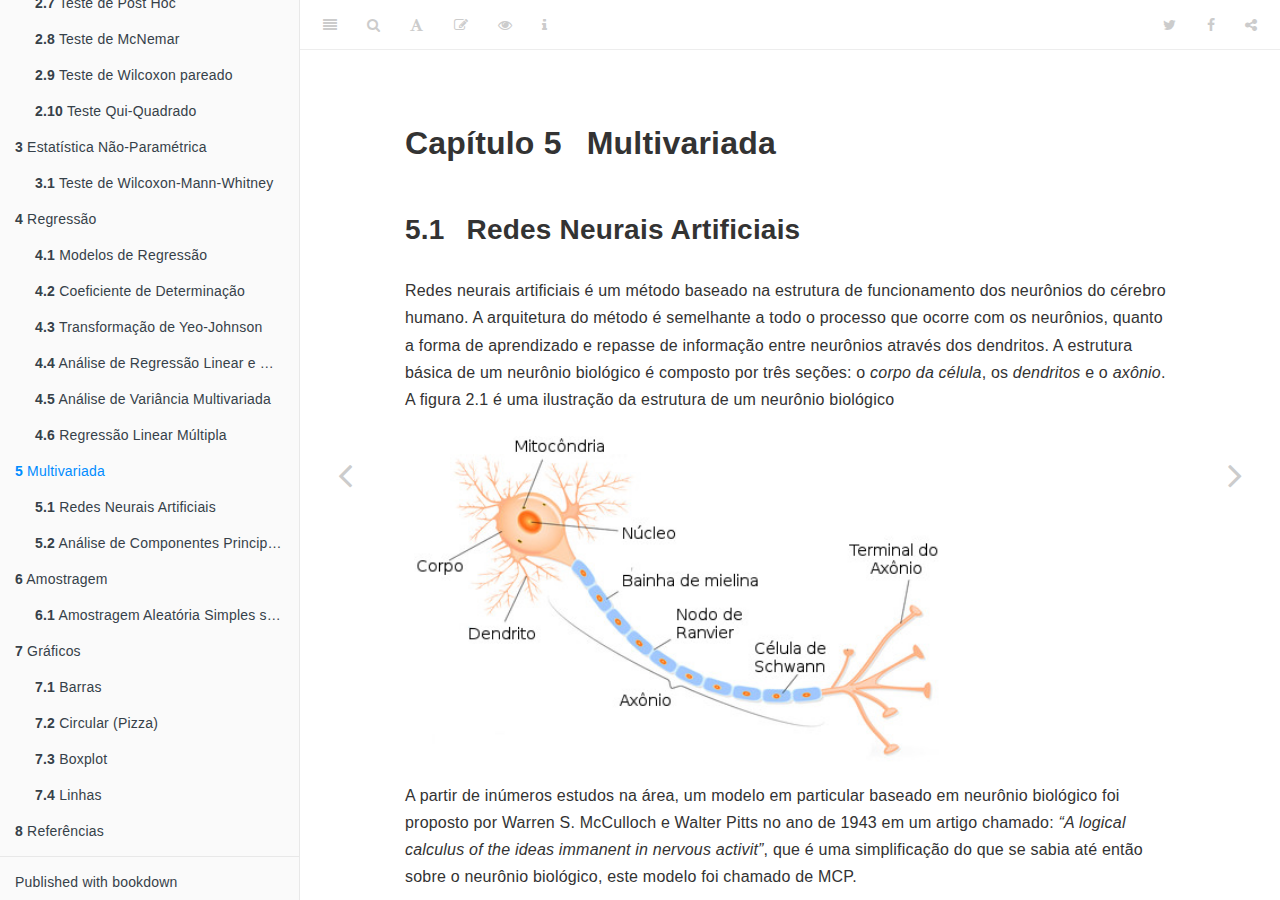
<file: docs/multivariada.html>
<!DOCTYPE html>
<html lang="" xml:lang="">
<head>

  <meta charset="utf-8" />
  <meta http-equiv="X-UA-Compatible" content="IE=edge" />
  <title>Capítulo 5 Multivariada | Metodologia Gauss</title>
  <meta name="description" content="Capítulo 5 Multivariada | Metodologia Gauss" />
  <meta name="generator" content="bookdown 0.22 and GitBook 2.6.7" />

  <meta property="og:title" content="Capítulo 5 Multivariada | Metodologia Gauss" />
  <meta property="og:type" content="book" />
  
  
  
  

  <meta name="twitter:card" content="summary" />
  <meta name="twitter:title" content="Capítulo 5 Multivariada | Metodologia Gauss" />
  
  
  




  <meta name="viewport" content="width=device-width, initial-scale=1" />
  <meta name="apple-mobile-web-app-capable" content="yes" />
  <meta name="apple-mobile-web-app-status-bar-style" content="black" />
  
  
<link rel="prev" href="regressão.html"/>
<link rel="next" href="amostragem.html"/>
<script src="libs/header-attrs-2.9/header-attrs.js"></script>
<script src="libs/jquery-3.5.1/jquery.min.js"></script>
<link href="libs/gitbook-2.6.7/css/style.css" rel="stylesheet" />
<link href="libs/gitbook-2.6.7/css/plugin-table.css" rel="stylesheet" />
<link href="libs/gitbook-2.6.7/css/plugin-bookdown.css" rel="stylesheet" />
<link href="libs/gitbook-2.6.7/css/plugin-highlight.css" rel="stylesheet" />
<link href="libs/gitbook-2.6.7/css/plugin-search.css" rel="stylesheet" />
<link href="libs/gitbook-2.6.7/css/plugin-fontsettings.css" rel="stylesheet" />
<link href="libs/gitbook-2.6.7/css/plugin-clipboard.css" rel="stylesheet" />









<link href="libs/anchor-sections-1.0.1/anchor-sections.css" rel="stylesheet" />
<script src="libs/anchor-sections-1.0.1/anchor-sections.js"></script>
<script src="libs/htmlwidgets-1.5.3/htmlwidgets.js"></script>
<script src="libs/plotly-binding-4.9.4.1/plotly.js"></script>
<script src="libs/typedarray-0.1/typedarray.min.js"></script>
<link href="libs/crosstalk-1.1.1/css/crosstalk.css" rel="stylesheet" />
<script src="libs/crosstalk-1.1.1/js/crosstalk.min.js"></script>
<link href="libs/plotly-htmlwidgets-css-1.57.1/plotly-htmlwidgets.css" rel="stylesheet" />
<script src="libs/plotly-main-1.57.1/plotly-latest.min.js"></script>




<link rel="stylesheet" href="style.css" type="text/css" />
</head>

<body>



  <div class="book without-animation with-summary font-size-2 font-family-1" data-basepath=".">

    <div class="book-summary">
      <nav role="navigation">

<ul class="summary">
<li><a href="./">Metodologia</a></li>

<li class="divider"></li>
<li class="chapter" data-level="1" data-path="index.html"><a href="index.html"><i class="fa fa-check"></i><b>1</b> Bem-vindo</a></li>
<li class="chapter" data-level="" data-path="análise-descritiva.html"><a href="análise-descritiva.html"><i class="fa fa-check"></i>Análise Descritiva</a>
<ul>
<li class="chapter" data-level="1.1" data-path="análise-descritiva.html"><a href="análise-descritiva.html#medidas-de-posição"><i class="fa fa-check"></i><b>1.1</b> Medidas de Posição</a>
<ul>
<li class="chapter" data-level="1.1.1" data-path="análise-descritiva.html"><a href="análise-descritiva.html#média"><i class="fa fa-check"></i><b>1.1.1</b> Média</a></li>
<li class="chapter" data-level="1.1.2" data-path="análise-descritiva.html"><a href="análise-descritiva.html#mediana"><i class="fa fa-check"></i><b>1.1.2</b> Mediana</a></li>
<li class="chapter" data-level="1.1.3" data-path="análise-descritiva.html"><a href="análise-descritiva.html#moda"><i class="fa fa-check"></i><b>1.1.3</b> Moda</a></li>
<li class="chapter" data-level="1.1.4" data-path="análise-descritiva.html"><a href="análise-descritiva.html#quartil"><i class="fa fa-check"></i><b>1.1.4</b> Quartil</a></li>
</ul></li>
<li class="chapter" data-level="1.2" data-path="análise-descritiva.html"><a href="análise-descritiva.html#medidas-de-dispersão"><i class="fa fa-check"></i><b>1.2</b> Medidas de Dispersão</a>
<ul>
<li class="chapter" data-level="1.2.1" data-path="análise-descritiva.html"><a href="análise-descritiva.html#amplitude"><i class="fa fa-check"></i><b>1.2.1</b> Amplitude</a></li>
<li class="chapter" data-level="1.2.2" data-path="análise-descritiva.html"><a href="análise-descritiva.html#variância"><i class="fa fa-check"></i><b>1.2.2</b> Variância</a></li>
<li class="chapter" data-level="1.2.3" data-path="análise-descritiva.html"><a href="análise-descritiva.html#desvio-padrão"><i class="fa fa-check"></i><b>1.2.3</b> Desvio Padrão</a></li>
<li class="chapter" data-level="1.2.4" data-path="análise-descritiva.html"><a href="análise-descritiva.html#coeficiente-de-variação"><i class="fa fa-check"></i><b>1.2.4</b> Coeficiente de Variação</a></li>
</ul></li>
<li class="chapter" data-level="1.3" data-path="análise-descritiva.html"><a href="análise-descritiva.html#tabela-de-contingência"><i class="fa fa-check"></i><b>1.3</b> Tabela de contingência</a>
<ul>
<li class="chapter" data-level="1.3.1" data-path="análise-descritiva.html"><a href="análise-descritiva.html#teste-de-mcnemar"><i class="fa fa-check"></i><b>1.3.1</b> Teste de McNemar</a></li>
</ul></li>
<li class="chapter" data-level="1.4" data-path="análise-descritiva.html"><a href="análise-descritiva.html#tabela-de-classes"><i class="fa fa-check"></i><b>1.4</b> Tabela de classes</a></li>
</ul></li>
<li class="chapter" data-level="" data-path="análise-de-correlação.html"><a href="análise-de-correlação.html"><i class="fa fa-check"></i>Análise de Correlação</a>
<ul>
<li class="chapter" data-level="1.5" data-path="análise-de-correlação.html"><a href="análise-de-correlação.html#coeficiente-de-cramér"><i class="fa fa-check"></i><b>1.5</b> Coeficiente de Cramér</a></li>
<li class="chapter" data-level="1.6" data-path="análise-de-correlação.html"><a href="análise-de-correlação.html#coeficiente-de-correlação-ponto-biserial"><i class="fa fa-check"></i><b>1.6</b> Coeficiente de Correlação Ponto Biserial</a></li>
<li class="chapter" data-level="1.7" data-path="análise-de-correlação.html"><a href="análise-de-correlação.html#correlação-linear-de-pearson"><i class="fa fa-check"></i><b>1.7</b> Correlação linear de Pearson</a></li>
<li class="chapter" data-level="1.8" data-path="análise-de-correlação.html"><a href="análise-de-correlação.html#coeficiente-de-correlação-de-spearman"><i class="fa fa-check"></i><b>1.8</b> Coeficiente de correlação de Spearman</a></li>
<li class="chapter" data-level="1.9" data-path="análise-de-correlação.html"><a href="análise-de-correlação.html#coeficiente-tau-de-kendall"><i class="fa fa-check"></i><b>1.9</b> Coeficiente <span class="math inline">\(\tau\)</span> de Kendall</a></li>
</ul></li>
<li class="chapter" data-level="2" data-path="inferência.html"><a href="inferência.html"><i class="fa fa-check"></i><b>2</b> Inferência</a>
<ul>
<li class="chapter" data-level="2.1" data-path="inferência.html"><a href="inferência.html#teste-de-hipóteses"><i class="fa fa-check"></i><b>2.1</b> Teste de Hipóteses</a>
<ul>
<li class="chapter" data-level="2.1.1" data-path="inferência.html"><a href="inferência.html#definição"><i class="fa fa-check"></i><b>2.1.1</b> Definição</a></li>
</ul></li>
<li class="chapter" data-level="2.2" data-path="inferência.html"><a href="inferência.html#testes-de-independência"><i class="fa fa-check"></i><b>2.2</b> Testes de Independência</a></li>
<li class="chapter" data-level="2.3" data-path="inferência.html"><a href="inferência.html#teste-t-para-amostras-independentes"><i class="fa fa-check"></i><b>2.3</b> Teste T para amostras independentes</a></li>
<li class="chapter" data-level="2.4" data-path="inferência.html"><a href="inferência.html#teste-exato-de-fisher"><i class="fa fa-check"></i><b>2.4</b> Teste Exato de Fisher</a></li>
<li class="chapter" data-level="2.5" data-path="inferência.html"><a href="inferência.html#teste-de-bonferroni"><i class="fa fa-check"></i><b>2.5</b> Teste de Bonferroni</a></li>
<li class="chapter" data-level="2.6" data-path="inferência.html"><a href="inferência.html#teste-de-proporção"><i class="fa fa-check"></i><b>2.6</b> Teste de Proporção</a></li>
<li class="chapter" data-level="2.7" data-path="inferência.html"><a href="inferência.html#teste-de-post-hoc"><i class="fa fa-check"></i><b>2.7</b> Teste de Post Hoc</a></li>
<li class="chapter" data-level="2.8" data-path="inferência.html"><a href="inferência.html#teste-de-mcnemar-1"><i class="fa fa-check"></i><b>2.8</b> Teste de McNemar</a></li>
<li class="chapter" data-level="2.9" data-path="inferência.html"><a href="inferência.html#teste-de-wilcoxon-pareado"><i class="fa fa-check"></i><b>2.9</b> Teste de Wilcoxon pareado</a></li>
<li class="chapter" data-level="2.10" data-path="inferência.html"><a href="inferência.html#teste-qui-quadrado"><i class="fa fa-check"></i><b>2.10</b> Teste Qui-Quadrado</a>
<ul>
<li class="chapter" data-level="2.10.1" data-path="inferência.html"><a href="inferência.html#teste-qui-quadrado-de-pearson-para-independência"><i class="fa fa-check"></i><b>2.10.1</b> Teste Qui-Quadrado de Pearson para independência</a></li>
<li class="chapter" data-level="2.10.2" data-path="inferência.html"><a href="inferência.html#teste-qui-quadrado-1"><i class="fa fa-check"></i><b>2.10.2</b> Teste Qui-Quadrado</a></li>
</ul></li>
</ul></li>
<li class="chapter" data-level="3" data-path="estatística-não-paramétrica.html"><a href="estatística-não-paramétrica.html"><i class="fa fa-check"></i><b>3</b> Estatística Não-Paramétrica</a>
<ul>
<li class="chapter" data-level="3.1" data-path="estatística-não-paramétrica.html"><a href="estatística-não-paramétrica.html#teste-de-wilcoxon-mann-whitney"><i class="fa fa-check"></i><b>3.1</b> Teste de Wilcoxon-Mann-Whitney</a>
<ul>
<li class="chapter" data-level="3.1.1" data-path="estatística-não-paramétrica.html"><a href="estatística-não-paramétrica.html#definição-1"><i class="fa fa-check"></i><b>3.1.1</b> Definição 1</a></li>
<li class="chapter" data-level="3.1.2" data-path="estatística-não-paramétrica.html"><a href="estatística-não-paramétrica.html#definição-2"><i class="fa fa-check"></i><b>3.1.2</b> Definição 2 :</a></li>
</ul></li>
</ul></li>
<li class="chapter" data-level="4" data-path="regressão.html"><a href="regressão.html"><i class="fa fa-check"></i><b>4</b> Regressão</a>
<ul>
<li class="chapter" data-level="4.1" data-path="regressão.html"><a href="regressão.html#modelos-de-regressão"><i class="fa fa-check"></i><b>4.1</b> Modelos de Regressão</a></li>
<li class="chapter" data-level="4.2" data-path="regressão.html"><a href="regressão.html#coeficiente-de-determinação"><i class="fa fa-check"></i><b>4.2</b> Coeficiente de Determinação</a></li>
<li class="chapter" data-level="4.3" data-path="regressão.html"><a href="regressão.html#transformação-de-yeo-johnson"><i class="fa fa-check"></i><b>4.3</b> Transformação de Yeo-Johnson</a></li>
<li class="chapter" data-level="4.4" data-path="regressão.html"><a href="regressão.html#análise-de-regressão-linear-e-correlação"><i class="fa fa-check"></i><b>4.4</b> Análise de Regressão Linear e Correlação</a></li>
<li class="chapter" data-level="4.5" data-path="regressão.html"><a href="regressão.html#análise-de-variância-multivariada"><i class="fa fa-check"></i><b>4.5</b> Análise de Variância Multivariada</a>
<ul>
<li class="chapter" data-level="4.5.1" data-path="regressão.html"><a href="regressão.html#anova-análise-de-variância"><i class="fa fa-check"></i><b>4.5.1</b> (ANOVA) Análise de variância</a></li>
<li class="chapter" data-level="4.5.2" data-path="regressão.html"><a href="regressão.html#manova"><i class="fa fa-check"></i><b>4.5.2</b> MANOVA</a></li>
</ul></li>
<li class="chapter" data-level="4.6" data-path="regressão.html"><a href="regressão.html#regressão-linear-múltipla"><i class="fa fa-check"></i><b>4.6</b> Regressão Linear Múltipla</a></li>
</ul></li>
<li class="chapter" data-level="5" data-path="multivariada.html"><a href="multivariada.html"><i class="fa fa-check"></i><b>5</b> Multivariada</a>
<ul>
<li class="chapter" data-level="5.1" data-path="multivariada.html"><a href="multivariada.html#redes-neurais-artificiais"><i class="fa fa-check"></i><b>5.1</b> Redes Neurais Artificiais</a>
<ul>
<li class="chapter" data-level="5.1.1" data-path="multivariada.html"><a href="multivariada.html#modelo-mcp"><i class="fa fa-check"></i><b>5.1.1</b> Modelo MCP</a></li>
<li class="chapter" data-level="5.1.2" data-path="multivariada.html"><a href="multivariada.html#funções-de-ativação"><i class="fa fa-check"></i><b>5.1.2</b> Funções de ativação</a></li>
<li class="chapter" data-level="5.1.3" data-path="multivariada.html"><a href="multivariada.html#erro-e-atualização-dos-pesos-no-mcp"><i class="fa fa-check"></i><b>5.1.3</b> Erro e Atualização dos pesos no MCP</a></li>
<li class="chapter" data-level="5.1.4" data-path="multivariada.html"><a href="multivariada.html#multilayer-perceptron-mlp"><i class="fa fa-check"></i><b>5.1.4</b> Multilayer Perceptron (MLP)</a></li>
<li class="chapter" data-level="5.1.5" data-path="multivariada.html"><a href="multivariada.html#algoritmo-back-propagation"><i class="fa fa-check"></i><b>5.1.5</b> Algoritmo back-propagation</a></li>
</ul></li>
<li class="chapter" data-level="5.2" data-path="multivariada.html"><a href="multivariada.html#análise-de-componentes-principais"><i class="fa fa-check"></i><b>5.2</b> Análise de Componentes Principais</a></li>
</ul></li>
<li class="chapter" data-level="6" data-path="amostragem.html"><a href="amostragem.html"><i class="fa fa-check"></i><b>6</b> Amostragem</a>
<ul>
<li class="chapter" data-level="6.1" data-path="amostragem.html"><a href="amostragem.html#amostragem-aleatória-simples-sem-reposição---aass"><i class="fa fa-check"></i><b>6.1</b> Amostragem Aleatória Simples sem reposição - AASs</a></li>
</ul></li>
<li class="chapter" data-level="7" data-path="gráficos.html"><a href="gráficos.html"><i class="fa fa-check"></i><b>7</b> Gráficos</a>
<ul>
<li class="chapter" data-level="7.1" data-path="gráficos.html"><a href="gráficos.html#barras"><i class="fa fa-check"></i><b>7.1</b> Barras</a></li>
<li class="chapter" data-level="7.2" data-path="gráficos.html"><a href="gráficos.html#circular-pizza"><i class="fa fa-check"></i><b>7.2</b> Circular (Pizza)</a></li>
<li class="chapter" data-level="7.3" data-path="gráficos.html"><a href="gráficos.html#boxplot"><i class="fa fa-check"></i><b>7.3</b> Boxplot</a>
<ul>
<li class="chapter" data-level="7.3.1" data-path="gráficos.html"><a href="gráficos.html#boxplot-violino"><i class="fa fa-check"></i><b>7.3.1</b> Boxplot + Violino</a></li>
</ul></li>
<li class="chapter" data-level="7.4" data-path="gráficos.html"><a href="gráficos.html#linhas"><i class="fa fa-check"></i><b>7.4</b> Linhas</a></li>
</ul></li>
<li class="chapter" data-level="8" data-path="referências.html"><a href="referências.html"><i class="fa fa-check"></i><b>8</b> Referências</a></li>
<li class="divider"></li>
<li><a href="https://github.com/rstudio/bookdown" target="blank">Published with bookdown</a></li>
</ul>

      </nav>
    </div>

    <div class="book-body">
      <div class="body-inner">
        <div class="book-header" role="navigation">
          <h1>
            <i class="fa fa-circle-o-notch fa-spin"></i><a href="./">Metodologia Gauss</a>
          </h1>
        </div>

        <div class="page-wrapper" tabindex="-1" role="main">
          <div class="page-inner">

            <section class="normal" id="section-">
<div id="multivariada" class="section level1" number="5">
<h1><span class="header-section-number">Capítulo 5</span> Multivariada</h1>
<div id="redes-neurais-artificiais" class="section level2" number="5.1">
<h2><span class="header-section-number">5.1</span> Redes Neurais Artificiais</h2>
<p>Redes neurais artificiais é um método baseado na estrutura de funcionamento dos neurônios do cérebro humano. A arquitetura do método é semelhante a todo o processo que ocorre com os neurônios, quanto a forma de aprendizado e repasse de informação entre neurônios através dos dendritos. A estrutura básica de um neurônio biológico é composto por três seções: o <em>corpo da célula</em>, os <em>dendritos</em> e o <em>axônio</em>. A figura 2.1 é uma ilustração da estrutura de um neurônio biológico</p>
<p><img src="graficos/estrutura-neuronio.jpg" align="center" style="width:70.0%;height:12.0%" /></p>
<p>A partir de inúmeros estudos na área, um modelo em particular baseado em neurônio biológico foi proposto por Warren S. McCulloch e Walter Pitts no ano de 1943 em um artigo
chamado: <em>“A logical calculus of the ideas immanent in nervous activit”</em>, que é uma simplificação do que se sabia até então sobre o neurônio biológico, este modelo foi chamado de MCP.</p>
<div id="modelo-mcp" class="section level3" number="5.1.1">
<h3><span class="header-section-number">5.1.1</span> Modelo MCP</h3>
<p>A representação matemática do modelo MCP contém <span class="math inline">\(n\)</span> terminais <span class="math inline">\(x_1, x_2, ..., x_n\)</span> (representando os dendritos) e um <span class="math inline">\(y\)</span> (axônio) representando o terminal de saída. Para simular o comportamento das sinapses, os terminais de entrada do neurônio tem pesos <span class="math inline">\(W_1, W_2, ..., W_n\)</span> associados cujo os valores podem ser positivos ou negativos.</p>
<p>No modelo MCP a ativação de um neurônio é obtida através de uma função de ativação, que ativa ou não a saída, dependendo do valor da soma ponderada das suas entradas (Braga, 2007). O modelo terá a saída ativada quando</p>
<p><span class="math display">\[
\begin{eqnarray}
    \sum_{i=1}^{n}x_i W_i \geq \theta,
\end{eqnarray}
\]</span>
em que <span class="math inline">\(n\)</span> é o número de entradas, <span class="math inline">\(W_i\)</span> é o peso associado a entrada <span class="math inline">\(x_i\)</span>, e <span class="math inline">\(\theta\)</span> (threshold) é o limiar do neurônio. A figura 2.2 ilustra o processo do modelo MCP de um neurônio artificial</p>
<p><img src="graficos/Figura-2-Modelo-de-um-Neuronio-Artificial-HAYKIN-2001.png" align="center" style="width:70.0%;height:50.0%" /></p>
</div>
<div id="funções-de-ativação" class="section level3" number="5.1.2">
<h3><span class="header-section-number">5.1.2</span> Funções de ativação</h3>
<p>Após McCulloch e Pitts terem proposto um modelo, derivou-se outros modelos que permitem a saída não apenas zero ou um, mas diferentes valores para y. Esse processamento se dá pelo que chamamos função de ativação (Braga, 2007). Será exemplificado três tipos de função de ativação :</p>
<ol style="list-style-type: decimal">
<li>Função Linear, definida como:</li>
</ol>
<p><span class="math display">\[   
\begin{eqnarray}
    \hat{y} = \alpha x,
\end{eqnarray}
\]</span></p>
<p>no qual <span class="math inline">\(\hat{y}\)</span> é a saída do modelo, <span class="math inline">\(x\)</span> os valores de entrada e <span class="math inline">\(\alpha\)</span> uma constante de linearidade. No qual o máximo que y pode assumir é <span class="math inline">\(\gamma\)</span> e mínimo -<span class="math inline">\(\gamma\)</span></p>
<ol start="2" style="list-style-type: decimal">
<li>Função Degrau, definida como</li>
</ol>
<p><span class="math display">\[
 \hat{y} = \begin{cases}
  -\gamma \hbox{, se x $\leq$ - $\gamma$} \\
                               \gamma,\hbox{ se x $\geq$  $\gamma$}  \end{cases}
\]</span></p>
<ol start="3" style="list-style-type: decimal">
<li>Função Logística, definida como</li>
</ol>
<p><span class="math display">\[
    \begin{eqnarray}
        \hat{y} = \frac{1}{1 + \epsilon^{x/T}},
    \end{eqnarray}
  \]</span>
onde <span class="math inline">\(T\)</span> determina a suavidade da curva, que será utilizada como função de ligação no modelo proposto.</p>
</div>
<div id="erro-e-atualização-dos-pesos-no-mcp" class="section level3" number="5.1.3">
<h3><span class="header-section-number">5.1.3</span> Erro e Atualização dos pesos no MCP</h3>
<p>Quando se estima um parâmetro, é esperado que o mesmo apresente algum desvio em torno do valor real. Com o objetivo de minimizar a diferença entre eles, o algorítimo de aprendizado do perceptron dispõe de regras que permite a adaptação dos seus pesos de forma
que a rede execute uma determinada tarefa de classificação.</p>
<p>O algoritmo consiste em atualizar os pesos de modo que estejam mais próximos da solução desejada que os anteriores. A atualização do peso é dada por
<span class="math display">\[
\begin{eqnarray}
    W(t+1) = W(t) + \Delta W, 
\end{eqnarray}
\]</span></p>
<p>em que <span class="math inline">\(W(t)\)</span> é o peso no instante <span class="math inline">\(t\)</span> e <span class="math inline">\(\Delta W= \eta x\)</span> o incremento associado ao peso, sendo <span class="math inline">\(\eta\)</span> a taxa de aprendizado.</p>
<p>Vamos denotar <span class="math inline">\(x\)</span> o vetor de entrada, <span class="math inline">\(y\)</span> o vetor da saída desejada, e {x,<span class="math inline">\(y\)</span>} o nodo arbitrário da rede. A atual saída da rede será chamada de <span class="math inline">\(\hat{y}\)</span>, ou seja, uma estimação do valores ideais, mas com um determinado erro <span class="math inline">\(\epsilon\)</span>. Dessa forma podemos denotar o erro como
<span class="math display">\[
\begin{eqnarray}
    \epsilon = y - \hat{y}.
\end{eqnarray}
\]</span></p>
<p>Para o caso perceptron, <span class="math inline">\(y\)</span> <span class="math inline">\(\in\)</span> <span class="math inline">\(\{0,1\}\)</span> e <span class="math inline">\(\hat{y}\)</span> <span class="math inline">\(\in\)</span> {0,1}. Dessa forma existem quatro possíveis soluções para <span class="math inline">\(\epsilon\)</span>. Se <span class="math inline">\(\epsilon = 0\)</span> então encontramos valores estimados ideais. Caso contrario <span class="math inline">\(\epsilon\)</span> pode assumir valores <span class="math inline">\(\{-1,1\}\)</span>. Se <span class="math inline">\(\epsilon =-1\)</span> implica que <span class="math inline">\(y = 0\)</span> e $  = 1$, mas se <span class="math inline">\(\epsilon =1\)</span> então <span class="math inline">\(y = 1\)</span> e <span class="math inline">\(\hat{y} = 0\)</span>. Com o valor de <span class="math inline">\(\epsilon\)</span> podemos ter uma ideia quanto a direção com que os valores estimados estão distante dos valores ideias (Braga, 2007).</p>
<p>Feito isso, sabemos que <span class="math inline">\(\Delta W\)</span>=<span class="math inline">\(\eta x\)</span> e <span class="math inline">\(w(t + 1) = w(t) + \epsilon \eta x\)</span>. Quando <span class="math inline">\(\epsilon = 1\)</span> a equação de atualização dos pesos possui a forma <span class="math inline">\(W(t+1)= w(t) + \eta x\)</span>. Mas para <span class="math inline">\(\epsilon = -1\)</span> temos a equação <span class="math inline">\(W(t+1)= w(t) - \eta x\)</span>.</p>
</div>
<div id="multilayer-perceptron-mlp" class="section level3" number="5.1.4">
<h3><span class="header-section-number">5.1.4</span> Multilayer Perceptron (MLP)</h3>
<p>O MLP é uma rede neural semelhante ao perceptron, mas com duas ou mais camadas de neurônios, sendo essas camadas ligadas entre si por sinapses com pesos. O aprendizado deste tipo de rede é feito geralmente pelo algoritmo <em>back-propagation</em> (retro-propagação do erro), porém existem outros algoritmos para serem usados com a mesma finalidade. A figura 2.3 ilustra a estrutura do modelo MLP quanto as entradas (inputs), camadas e a resposta obtida</p>
<p><img src="graficos/mlp2.png" align="center" style="width:70.0%;height:50.0%" /></p>
<p>De forma simplificada a estrutura matemática do modelo é semelhante a do modelo perceptron sendo apenas adicionadas mais camadas de neurônios. A ativação via função de ativação é geralmente feita com a função sigmoidal comumente chamada de função logística (Braga, 2007).</p>
</div>
<div id="algoritmo-back-propagation" class="section level3" number="5.1.5">
<h3><span class="header-section-number">5.1.5</span> Algoritmo back-propagation</h3>
<p>O algoritmo <em>back-propagation</em> é um algoritmo supervisionado que utiliza pares como entrada e saída desejada para por meio de um mecanismo de correção de erros atualizar os pesos. O treinamento tem duas fases chamadas de <em>forward</em> e <em>backward</em>, sendo que o algoritmo percorre a rede em um sentido para cada fase. A fase <em>farward</em> define a saida de rede para uma dada entrada inserida no modelo e a fase <em>backward</em> utiliza a saida fornecida e a saida desejada para atualizar os pesos de sua conexões visando a diminuição do erro (Haykin, 2007). A figura 2.4 ilustra o processo do algoritmo</p>
<p><img src="graficos/Three-layer-back-propagation-neural-network.png" align="center" style="width:70.0%;height:40.0%" /></p>
<p>O algoritmo <em>back-propagation</em> é baseado na regra delta, sendo chamado também de regra delta generalizada. Os ajustes dos pesos são feitos utilizando-se o método gradiente. A função de custo a ser minimizada é dada pela soma dos erros quadráticos
<span class="math display">\[
\begin{eqnarray}
    E = \frac{1}{2}\sum_{p}\sum_{i=1}^{k}(y_{i}^{p}-\hat{y}_{i}^{p}),
\end{eqnarray}
\]</span></p>
<p>em que <span class="math inline">\(p\)</span> é o número de padrões, <span class="math inline">\(k\)</span> é o número de unidades de saída, <span class="math inline">\(y_{i}\)</span> é a i-ésima saída desejada e <span class="math inline">\(\hat{y}_{i}\)</span> é a i-ésima saída da rede.</p>
</div>
</div>
<div id="análise-de-componentes-principais" class="section level2" number="5.2">
<h2><span class="header-section-number">5.2</span> Análise de Componentes Principais</h2>
<p>A análise de componentes principais é uma técnica estatística multivariada que consiste na diminuição da quantidade de variáveis em componentes que a partir delas podemos explicar uma determinada proporção da variabilidade total dos dados utilizando apenas as componentes que são essencialmente em menor número que as variáveis.</p>
<p>Seja <span class="math inline">\(a_{ik}\)</span> autovetor correspondente a i-ésima componente principal e a uma variável <span class="math inline">\(k\)</span>. Logo, a n-ésima componente principal para uma observação da amostra <span class="math inline">\(j\)</span>, denominada por <span class="math inline">\(c_{n}^{j}\)</span> definida por:
<span class="math display">\[c_{n}^{j}=\sum_{l=1}^{k}a_{nl}x_{l}^{j},\]</span>
onde, <span class="math inline">\(x_{l}^{j}\)</span> representa o valor da l-ésima variável para uma observação j da amostra.</p>
<p>Para o estudo em questão, os bancos de dados observados foram os do ano de 2014 e 2006 fornecidos pela cliente. Podemos representar matricialmente cada um dos bancos de dados na seguinte forma:</p>
<p><span class="math display">\[
\textbf{X}=
\begin{bmatrix}
    x_{11} &amp; x_{12} &amp; x_{13} &amp; \dots  &amp; x_{1n} \\
    x_{21} &amp; x_{22} &amp; x_{23} &amp; \dots  &amp; x_{2n} \\
    \vdots &amp; \vdots &amp; \vdots &amp; \ddots &amp; \vdots \\
    x_{d1} &amp; x_{d2} &amp; x_{d3} &amp; \dots  &amp; x_{dn}
\end{bmatrix}
\]</span></p>
<p>onde, <span class="math inline">\(n\)</span> é o número de variáveis associadas ao estudo sendo as colunas do nosso banco de dados, e <span class="math inline">\(d\)</span> é a quantidade de observações em cada variável sendo o número de linhas do banco de dados. Com base na matriz de correlação fornecida podemos obter o vetor de autovalores e seus respectivos autovetores.</p>
<p>O vetor de autovalores pode ser representado da seguinte forma:</p>
<p><span class="math display">\[
\boldsymbol{\lambda}=
\begin{bmatrix}
    \lambda_{1;1} \\
    \lambda_{2;1}\\
    \vdots \\
    \lambda_{p;1}
\end{bmatrix}
\]</span></p>
<p>Cada autovalor possui um autovetor que é associado a quantidade de variáveis observadas originalmente (número de colunas). Dessa forma, temos <span class="math inline">\(p\)</span> (quantidade de componentes) autovetores cada um com <span class="math inline">\(n\)</span> (quantidade de variáveis) observações, ou seja, <span class="math inline">\(n\)</span> linhas. Os autovetores podem ser representados matricialmente da seguinte forma:</p>
<p><span class="math display">\[
\textbf{A}_1=
\begin{bmatrix}
    a_{1;1} \\
    a_{2;1}\\
    \vdots \\
    a_{n;1}
\end{bmatrix}
\]</span>
<span class="math display">\[
\textbf{A}_2=
\begin{bmatrix}
    a_{1;1} \\
    a_{2;1}\\
    \vdots \\
    a_{n;1}
\end{bmatrix}
\]</span>

<span class="math display">\[
\textbf{A}_{p}=
\begin{bmatrix}
    a_{1;1} \\
    a_{2;1}\\
    \vdots \\
    a_{n;1}
\end{bmatrix}
.\]</span></p>
<p>Conforme definido anteriormente, o cálculo da n-ésima componente principal para uma observação da amostra j, denominada por <span class="math inline">\(c_{n}^{j}\)</span> é definida por:</p>
<p><span class="math display">\[c_{n}^{j}=\sum_{l=1}^{17}a_{nl}x_{l}^{j}.\]</span></p>
<p>Para facilitar o entendimento, a matriz com todas as componentes principais pode ser representada da seguinte forma:</p>
<p><span class="math display">\[
\textbf{C}=
\begin{bmatrix}
    C_{1}^{1} &amp; C_{2}^{1} &amp;  \dots  &amp; C_{p}^{1} \\
    C_{1}^{2} &amp; C_{2}^{2} &amp;  \dots  &amp; C_{p}^{2} \\
    \vdots &amp; \vdots &amp;  \ddots &amp; \vdots \\
    C_{1}^{d} &amp; C_{2}^{d} &amp; \dots  &amp; C_{p}^{d}\\
\end{bmatrix}
.\]</span>
O índice de capital social para cada observação <span class="math inline">\(j\)</span>, denominado por <span class="math inline">\(ICS_j\)</span>, é dado por:</p>
<p><span class="math display">\[ICS_j=\frac{1}{\sum_{k=1}^{p}\lambda_k}\sum_{k=1}^{p}\lambda_k c_{k}^{j},\]</span>
em que <span class="math inline">\(\lambda_k\)</span> representa o autovalor associado à k-ésima componente principal, sendo <span class="math inline">\(p\)</span> o número de componentes principais utilizadas na construção do índice (quantidade definida a partir da variabilidade miníma explicada aceitável).</p>
<p>O vetor com todos os índices são dados na forma:</p>
<p><span class="math display">\[
\textbf{I}=
\begin{bmatrix}
    ICS_{1;1} \\
    ICS_{2;1}\\
    \vdots \\
    ICS_{j;1}\\
    \vdots\\
    ICS_{d;1}
\end{bmatrix}
,\]</span></p>
<p>sendo <span class="math inline">\(d\)</span> o número de observações.</p>

</div>
</div>
            </section>

          </div>
        </div>
      </div>
<a href="regressão.html" class="navigation navigation-prev " aria-label="Previous page"><i class="fa fa-angle-left"></i></a>
<a href="amostragem.html" class="navigation navigation-next " aria-label="Next page"><i class="fa fa-angle-right"></i></a>
    </div>
  </div>
<script src="libs/gitbook-2.6.7/js/app.min.js"></script>
<script src="libs/gitbook-2.6.7/js/lunr.js"></script>
<script src="libs/gitbook-2.6.7/js/clipboard.min.js"></script>
<script src="libs/gitbook-2.6.7/js/plugin-search.js"></script>
<script src="libs/gitbook-2.6.7/js/plugin-sharing.js"></script>
<script src="libs/gitbook-2.6.7/js/plugin-fontsettings.js"></script>
<script src="libs/gitbook-2.6.7/js/plugin-bookdown.js"></script>
<script src="libs/gitbook-2.6.7/js/jquery.highlight.js"></script>
<script src="libs/gitbook-2.6.7/js/plugin-clipboard.js"></script>
<script>
gitbook.require(["gitbook"], function(gitbook) {
gitbook.start({
"sharing": {
"github": false,
"facebook": true,
"twitter": true,
"linkedin": false,
"weibo": false,
"instapaper": false,
"vk": false,
"whatsapp": false,
"all": ["facebook", "twitter", "linkedin", "weibo", "instapaper"]
},
"fontsettings": {
"theme": "white",
"family": "sans",
"size": 2
},
"edit": {
"link": "https://github.com/gaussufc/YMetodologia/edit/master/07-multivarida.Rmd",
"text": "Edit"
},
"history": {
"link": null,
"text": null
},
"view": {
"link": "https://github.com/gaussufc/YMetodologia/blob/master/07-multivarida.Rmd",
"text": null
},
"download": null,
"toc": {
"collapse": "subsection"
}
});
});
</script>

<!-- dynamically load mathjax for compatibility with self-contained -->
<script>
  (function () {
    var script = document.createElement("script");
    script.type = "text/javascript";
    var src = "true";
    if (src === "" || src === "true") src = "https://mathjax.rstudio.com/latest/MathJax.js?config=TeX-MML-AM_CHTML";
    if (location.protocol !== "file:")
      if (/^https?:/.test(src))
        src = src.replace(/^https?:/, '');
    script.src = src;
    document.getElementsByTagName("head")[0].appendChild(script);
  })();
</script>
</body>

</html>
</file>
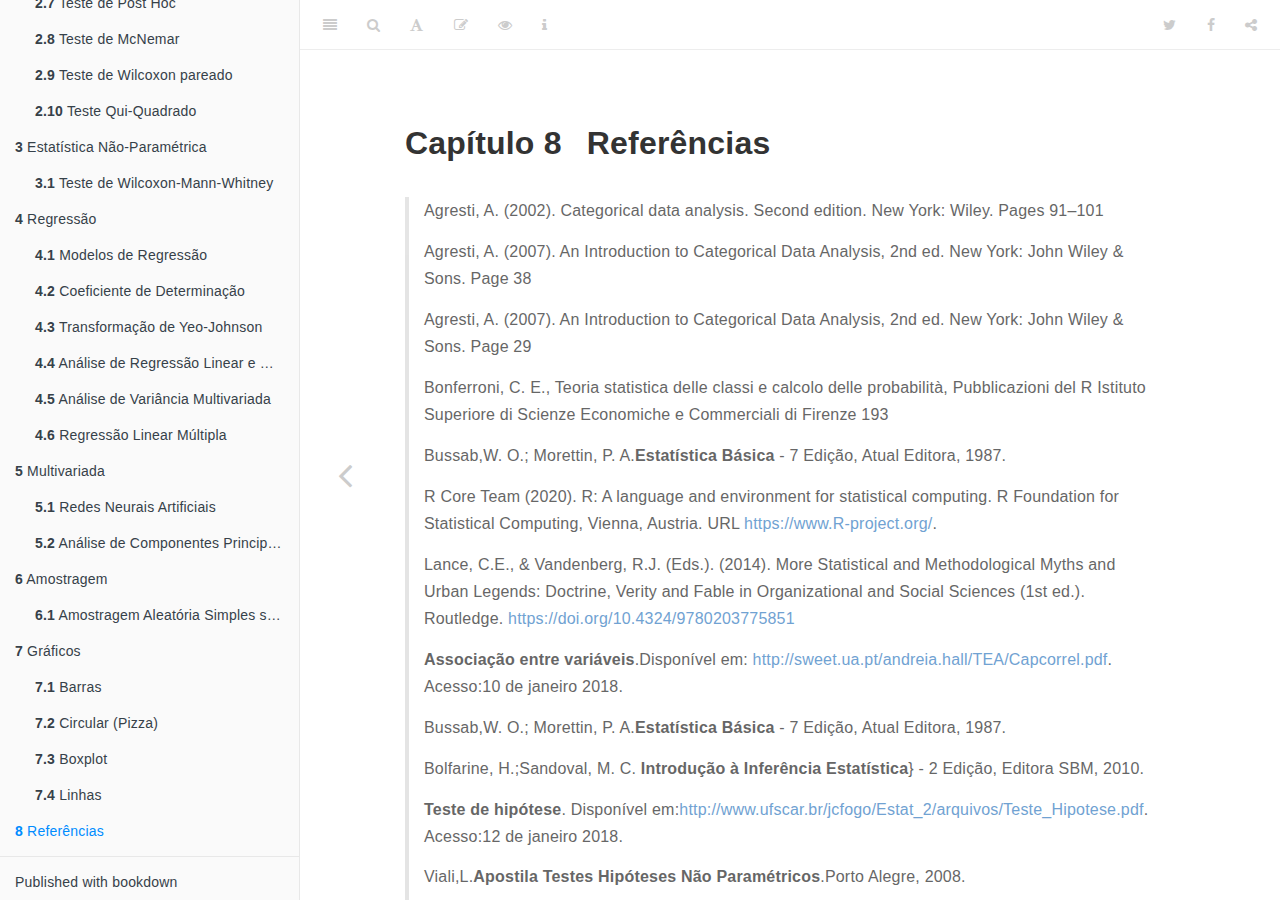
<file: docs/referências.html>
<!DOCTYPE html>
<html lang="" xml:lang="">
<head>

  <meta charset="utf-8" />
  <meta http-equiv="X-UA-Compatible" content="IE=edge" />
  <title>Capítulo 8 Referências | Metodologia Gauss</title>
  <meta name="description" content="Capítulo 8 Referências | Metodologia Gauss" />
  <meta name="generator" content="bookdown 0.22 and GitBook 2.6.7" />

  <meta property="og:title" content="Capítulo 8 Referências | Metodologia Gauss" />
  <meta property="og:type" content="book" />
  
  
  
  

  <meta name="twitter:card" content="summary" />
  <meta name="twitter:title" content="Capítulo 8 Referências | Metodologia Gauss" />
  
  
  




  <meta name="viewport" content="width=device-width, initial-scale=1" />
  <meta name="apple-mobile-web-app-capable" content="yes" />
  <meta name="apple-mobile-web-app-status-bar-style" content="black" />
  
  
<link rel="prev" href="gráficos.html"/>

<script src="libs/header-attrs-2.9/header-attrs.js"></script>
<script src="libs/jquery-3.5.1/jquery.min.js"></script>
<link href="libs/gitbook-2.6.7/css/style.css" rel="stylesheet" />
<link href="libs/gitbook-2.6.7/css/plugin-table.css" rel="stylesheet" />
<link href="libs/gitbook-2.6.7/css/plugin-bookdown.css" rel="stylesheet" />
<link href="libs/gitbook-2.6.7/css/plugin-highlight.css" rel="stylesheet" />
<link href="libs/gitbook-2.6.7/css/plugin-search.css" rel="stylesheet" />
<link href="libs/gitbook-2.6.7/css/plugin-fontsettings.css" rel="stylesheet" />
<link href="libs/gitbook-2.6.7/css/plugin-clipboard.css" rel="stylesheet" />









<link href="libs/anchor-sections-1.0.1/anchor-sections.css" rel="stylesheet" />
<script src="libs/anchor-sections-1.0.1/anchor-sections.js"></script>
<script src="libs/htmlwidgets-1.5.3/htmlwidgets.js"></script>
<script src="libs/plotly-binding-4.9.4.1/plotly.js"></script>
<script src="libs/typedarray-0.1/typedarray.min.js"></script>
<link href="libs/crosstalk-1.1.1/css/crosstalk.css" rel="stylesheet" />
<script src="libs/crosstalk-1.1.1/js/crosstalk.min.js"></script>
<link href="libs/plotly-htmlwidgets-css-1.57.1/plotly-htmlwidgets.css" rel="stylesheet" />
<script src="libs/plotly-main-1.57.1/plotly-latest.min.js"></script>




<link rel="stylesheet" href="style.css" type="text/css" />
</head>

<body>



  <div class="book without-animation with-summary font-size-2 font-family-1" data-basepath=".">

    <div class="book-summary">
      <nav role="navigation">

<ul class="summary">
<li><a href="./">Metodologia</a></li>

<li class="divider"></li>
<li class="chapter" data-level="1" data-path="index.html"><a href="index.html"><i class="fa fa-check"></i><b>1</b> Bem-vindo</a></li>
<li class="chapter" data-level="" data-path="análise-descritiva.html"><a href="análise-descritiva.html"><i class="fa fa-check"></i>Análise Descritiva</a>
<ul>
<li class="chapter" data-level="1.1" data-path="análise-descritiva.html"><a href="análise-descritiva.html#medidas-de-posição"><i class="fa fa-check"></i><b>1.1</b> Medidas de Posição</a>
<ul>
<li class="chapter" data-level="1.1.1" data-path="análise-descritiva.html"><a href="análise-descritiva.html#média"><i class="fa fa-check"></i><b>1.1.1</b> Média</a></li>
<li class="chapter" data-level="1.1.2" data-path="análise-descritiva.html"><a href="análise-descritiva.html#mediana"><i class="fa fa-check"></i><b>1.1.2</b> Mediana</a></li>
<li class="chapter" data-level="1.1.3" data-path="análise-descritiva.html"><a href="análise-descritiva.html#moda"><i class="fa fa-check"></i><b>1.1.3</b> Moda</a></li>
<li class="chapter" data-level="1.1.4" data-path="análise-descritiva.html"><a href="análise-descritiva.html#quartil"><i class="fa fa-check"></i><b>1.1.4</b> Quartil</a></li>
</ul></li>
<li class="chapter" data-level="1.2" data-path="análise-descritiva.html"><a href="análise-descritiva.html#medidas-de-dispersão"><i class="fa fa-check"></i><b>1.2</b> Medidas de Dispersão</a>
<ul>
<li class="chapter" data-level="1.2.1" data-path="análise-descritiva.html"><a href="análise-descritiva.html#amplitude"><i class="fa fa-check"></i><b>1.2.1</b> Amplitude</a></li>
<li class="chapter" data-level="1.2.2" data-path="análise-descritiva.html"><a href="análise-descritiva.html#variância"><i class="fa fa-check"></i><b>1.2.2</b> Variância</a></li>
<li class="chapter" data-level="1.2.3" data-path="análise-descritiva.html"><a href="análise-descritiva.html#desvio-padrão"><i class="fa fa-check"></i><b>1.2.3</b> Desvio Padrão</a></li>
<li class="chapter" data-level="1.2.4" data-path="análise-descritiva.html"><a href="análise-descritiva.html#coeficiente-de-variação"><i class="fa fa-check"></i><b>1.2.4</b> Coeficiente de Variação</a></li>
</ul></li>
<li class="chapter" data-level="1.3" data-path="análise-descritiva.html"><a href="análise-descritiva.html#tabela-de-contingência"><i class="fa fa-check"></i><b>1.3</b> Tabela de contingência</a>
<ul>
<li class="chapter" data-level="1.3.1" data-path="análise-descritiva.html"><a href="análise-descritiva.html#teste-de-mcnemar"><i class="fa fa-check"></i><b>1.3.1</b> Teste de McNemar</a></li>
</ul></li>
<li class="chapter" data-level="1.4" data-path="análise-descritiva.html"><a href="análise-descritiva.html#tabela-de-classes"><i class="fa fa-check"></i><b>1.4</b> Tabela de classes</a></li>
</ul></li>
<li class="chapter" data-level="" data-path="análise-de-correlação.html"><a href="análise-de-correlação.html"><i class="fa fa-check"></i>Análise de Correlação</a>
<ul>
<li class="chapter" data-level="1.5" data-path="análise-de-correlação.html"><a href="análise-de-correlação.html#coeficiente-de-cramér"><i class="fa fa-check"></i><b>1.5</b> Coeficiente de Cramér</a></li>
<li class="chapter" data-level="1.6" data-path="análise-de-correlação.html"><a href="análise-de-correlação.html#coeficiente-de-correlação-ponto-biserial"><i class="fa fa-check"></i><b>1.6</b> Coeficiente de Correlação Ponto Biserial</a></li>
<li class="chapter" data-level="1.7" data-path="análise-de-correlação.html"><a href="análise-de-correlação.html#correlação-linear-de-pearson"><i class="fa fa-check"></i><b>1.7</b> Correlação linear de Pearson</a></li>
<li class="chapter" data-level="1.8" data-path="análise-de-correlação.html"><a href="análise-de-correlação.html#coeficiente-de-correlação-de-spearman"><i class="fa fa-check"></i><b>1.8</b> Coeficiente de correlação de Spearman</a></li>
<li class="chapter" data-level="1.9" data-path="análise-de-correlação.html"><a href="análise-de-correlação.html#coeficiente-tau-de-kendall"><i class="fa fa-check"></i><b>1.9</b> Coeficiente <span class="math inline">\(\tau\)</span> de Kendall</a></li>
</ul></li>
<li class="chapter" data-level="2" data-path="inferência.html"><a href="inferência.html"><i class="fa fa-check"></i><b>2</b> Inferência</a>
<ul>
<li class="chapter" data-level="2.1" data-path="inferência.html"><a href="inferência.html#teste-de-hipóteses"><i class="fa fa-check"></i><b>2.1</b> Teste de Hipóteses</a>
<ul>
<li class="chapter" data-level="2.1.1" data-path="inferência.html"><a href="inferência.html#definição"><i class="fa fa-check"></i><b>2.1.1</b> Definição</a></li>
</ul></li>
<li class="chapter" data-level="2.2" data-path="inferência.html"><a href="inferência.html#testes-de-independência"><i class="fa fa-check"></i><b>2.2</b> Testes de Independência</a></li>
<li class="chapter" data-level="2.3" data-path="inferência.html"><a href="inferência.html#teste-t-para-amostras-independentes"><i class="fa fa-check"></i><b>2.3</b> Teste T para amostras independentes</a></li>
<li class="chapter" data-level="2.4" data-path="inferência.html"><a href="inferência.html#teste-exato-de-fisher"><i class="fa fa-check"></i><b>2.4</b> Teste Exato de Fisher</a></li>
<li class="chapter" data-level="2.5" data-path="inferência.html"><a href="inferência.html#teste-de-bonferroni"><i class="fa fa-check"></i><b>2.5</b> Teste de Bonferroni</a></li>
<li class="chapter" data-level="2.6" data-path="inferência.html"><a href="inferência.html#teste-de-proporção"><i class="fa fa-check"></i><b>2.6</b> Teste de Proporção</a></li>
<li class="chapter" data-level="2.7" data-path="inferência.html"><a href="inferência.html#teste-de-post-hoc"><i class="fa fa-check"></i><b>2.7</b> Teste de Post Hoc</a></li>
<li class="chapter" data-level="2.8" data-path="inferência.html"><a href="inferência.html#teste-de-mcnemar-1"><i class="fa fa-check"></i><b>2.8</b> Teste de McNemar</a></li>
<li class="chapter" data-level="2.9" data-path="inferência.html"><a href="inferência.html#teste-de-wilcoxon-pareado"><i class="fa fa-check"></i><b>2.9</b> Teste de Wilcoxon pareado</a></li>
<li class="chapter" data-level="2.10" data-path="inferência.html"><a href="inferência.html#teste-qui-quadrado"><i class="fa fa-check"></i><b>2.10</b> Teste Qui-Quadrado</a>
<ul>
<li class="chapter" data-level="2.10.1" data-path="inferência.html"><a href="inferência.html#teste-qui-quadrado-de-pearson-para-independência"><i class="fa fa-check"></i><b>2.10.1</b> Teste Qui-Quadrado de Pearson para independência</a></li>
<li class="chapter" data-level="2.10.2" data-path="inferência.html"><a href="inferência.html#teste-qui-quadrado-1"><i class="fa fa-check"></i><b>2.10.2</b> Teste Qui-Quadrado</a></li>
</ul></li>
</ul></li>
<li class="chapter" data-level="3" data-path="estatística-não-paramétrica.html"><a href="estatística-não-paramétrica.html"><i class="fa fa-check"></i><b>3</b> Estatística Não-Paramétrica</a>
<ul>
<li class="chapter" data-level="3.1" data-path="estatística-não-paramétrica.html"><a href="estatística-não-paramétrica.html#teste-de-wilcoxon-mann-whitney"><i class="fa fa-check"></i><b>3.1</b> Teste de Wilcoxon-Mann-Whitney</a>
<ul>
<li class="chapter" data-level="3.1.1" data-path="estatística-não-paramétrica.html"><a href="estatística-não-paramétrica.html#definição-1"><i class="fa fa-check"></i><b>3.1.1</b> Definição 1</a></li>
<li class="chapter" data-level="3.1.2" data-path="estatística-não-paramétrica.html"><a href="estatística-não-paramétrica.html#definição-2"><i class="fa fa-check"></i><b>3.1.2</b> Definição 2 :</a></li>
</ul></li>
</ul></li>
<li class="chapter" data-level="4" data-path="regressão.html"><a href="regressão.html"><i class="fa fa-check"></i><b>4</b> Regressão</a>
<ul>
<li class="chapter" data-level="4.1" data-path="regressão.html"><a href="regressão.html#modelos-de-regressão"><i class="fa fa-check"></i><b>4.1</b> Modelos de Regressão</a></li>
<li class="chapter" data-level="4.2" data-path="regressão.html"><a href="regressão.html#coeficiente-de-determinação"><i class="fa fa-check"></i><b>4.2</b> Coeficiente de Determinação</a></li>
<li class="chapter" data-level="4.3" data-path="regressão.html"><a href="regressão.html#transformação-de-yeo-johnson"><i class="fa fa-check"></i><b>4.3</b> Transformação de Yeo-Johnson</a></li>
<li class="chapter" data-level="4.4" data-path="regressão.html"><a href="regressão.html#análise-de-regressão-linear-e-correlação"><i class="fa fa-check"></i><b>4.4</b> Análise de Regressão Linear e Correlação</a></li>
<li class="chapter" data-level="4.5" data-path="regressão.html"><a href="regressão.html#análise-de-variância-multivariada"><i class="fa fa-check"></i><b>4.5</b> Análise de Variância Multivariada</a>
<ul>
<li class="chapter" data-level="4.5.1" data-path="regressão.html"><a href="regressão.html#anova-análise-de-variância"><i class="fa fa-check"></i><b>4.5.1</b> (ANOVA) Análise de variância</a></li>
<li class="chapter" data-level="4.5.2" data-path="regressão.html"><a href="regressão.html#manova"><i class="fa fa-check"></i><b>4.5.2</b> MANOVA</a></li>
</ul></li>
<li class="chapter" data-level="4.6" data-path="regressão.html"><a href="regressão.html#regressão-linear-múltipla"><i class="fa fa-check"></i><b>4.6</b> Regressão Linear Múltipla</a></li>
</ul></li>
<li class="chapter" data-level="5" data-path="multivariada.html"><a href="multivariada.html"><i class="fa fa-check"></i><b>5</b> Multivariada</a>
<ul>
<li class="chapter" data-level="5.1" data-path="multivariada.html"><a href="multivariada.html#redes-neurais-artificiais"><i class="fa fa-check"></i><b>5.1</b> Redes Neurais Artificiais</a>
<ul>
<li class="chapter" data-level="5.1.1" data-path="multivariada.html"><a href="multivariada.html#modelo-mcp"><i class="fa fa-check"></i><b>5.1.1</b> Modelo MCP</a></li>
<li class="chapter" data-level="5.1.2" data-path="multivariada.html"><a href="multivariada.html#funções-de-ativação"><i class="fa fa-check"></i><b>5.1.2</b> Funções de ativação</a></li>
<li class="chapter" data-level="5.1.3" data-path="multivariada.html"><a href="multivariada.html#erro-e-atualização-dos-pesos-no-mcp"><i class="fa fa-check"></i><b>5.1.3</b> Erro e Atualização dos pesos no MCP</a></li>
<li class="chapter" data-level="5.1.4" data-path="multivariada.html"><a href="multivariada.html#multilayer-perceptron-mlp"><i class="fa fa-check"></i><b>5.1.4</b> Multilayer Perceptron (MLP)</a></li>
<li class="chapter" data-level="5.1.5" data-path="multivariada.html"><a href="multivariada.html#algoritmo-back-propagation"><i class="fa fa-check"></i><b>5.1.5</b> Algoritmo back-propagation</a></li>
</ul></li>
<li class="chapter" data-level="5.2" data-path="multivariada.html"><a href="multivariada.html#análise-de-componentes-principais"><i class="fa fa-check"></i><b>5.2</b> Análise de Componentes Principais</a></li>
</ul></li>
<li class="chapter" data-level="6" data-path="amostragem.html"><a href="amostragem.html"><i class="fa fa-check"></i><b>6</b> Amostragem</a>
<ul>
<li class="chapter" data-level="6.1" data-path="amostragem.html"><a href="amostragem.html#amostragem-aleatória-simples-sem-reposição---aass"><i class="fa fa-check"></i><b>6.1</b> Amostragem Aleatória Simples sem reposição - AASs</a></li>
</ul></li>
<li class="chapter" data-level="7" data-path="gráficos.html"><a href="gráficos.html"><i class="fa fa-check"></i><b>7</b> Gráficos</a>
<ul>
<li class="chapter" data-level="7.1" data-path="gráficos.html"><a href="gráficos.html#barras"><i class="fa fa-check"></i><b>7.1</b> Barras</a></li>
<li class="chapter" data-level="7.2" data-path="gráficos.html"><a href="gráficos.html#circular-pizza"><i class="fa fa-check"></i><b>7.2</b> Circular (Pizza)</a></li>
<li class="chapter" data-level="7.3" data-path="gráficos.html"><a href="gráficos.html#boxplot"><i class="fa fa-check"></i><b>7.3</b> Boxplot</a>
<ul>
<li class="chapter" data-level="7.3.1" data-path="gráficos.html"><a href="gráficos.html#boxplot-violino"><i class="fa fa-check"></i><b>7.3.1</b> Boxplot + Violino</a></li>
</ul></li>
<li class="chapter" data-level="7.4" data-path="gráficos.html"><a href="gráficos.html#linhas"><i class="fa fa-check"></i><b>7.4</b> Linhas</a></li>
</ul></li>
<li class="chapter" data-level="8" data-path="referências.html"><a href="referências.html"><i class="fa fa-check"></i><b>8</b> Referências</a></li>
<li class="divider"></li>
<li><a href="https://github.com/rstudio/bookdown" target="blank">Published with bookdown</a></li>
</ul>

      </nav>
    </div>

    <div class="book-body">
      <div class="body-inner">
        <div class="book-header" role="navigation">
          <h1>
            <i class="fa fa-circle-o-notch fa-spin"></i><a href="./">Metodologia Gauss</a>
          </h1>
        </div>

        <div class="page-wrapper" tabindex="-1" role="main">
          <div class="page-inner">

            <section class="normal" id="section-">
<div id="referências" class="section level1" number="8">
<h1><span class="header-section-number">Capítulo 8</span> Referências</h1>
<blockquote>
<p>Agresti, A. (2002). Categorical data analysis. Second edition. New York: Wiley. Pages 91–101</p>
<p>Agresti, A. (2007). An Introduction to Categorical Data Analysis, 2nd ed. New York: John Wiley &amp; Sons. Page 38</p>
<p>Agresti, A. (2007). An Introduction to Categorical Data Analysis, 2nd ed. New York: John Wiley &amp; Sons. Page 29</p>
<p>Bonferroni, C. E., Teoria statistica delle classi e calcolo delle probabilità, Pubblicazioni del R Istituto Superiore di Scienze Economiche e Commerciali di Firenze 193</p>
<p>Bussab,W. O.; Morettin, P. A.<strong>Estatística Básica</strong> - 7 Edição, Atual Editora, 1987.</p>
<p>R Core Team (2020). R: A language and environment for statistical
computing. R Foundation for Statistical Computing, Vienna, Austria.
URL <a href="https://www.R-project.org/" class="uri">https://www.R-project.org/</a>.</p>
<p>Lance, C.E., &amp; Vandenberg, R.J. (Eds.). (2014). More Statistical and Methodological Myths and Urban Legends: Doctrine, Verity and Fable in Organizational and Social Sciences (1st ed.). Routledge. <a href="https://doi.org/10.4324/9780203775851" class="uri">https://doi.org/10.4324/9780203775851</a></p>
<p><strong>Associação entre variáveis</strong>.Disponível em:
<a href="http://sweet.ua.pt/andreia.hall/TEA/Capcorrel.pdf" class="uri">http://sweet.ua.pt/andreia.hall/TEA/Capcorrel.pdf</a>. Acesso:10 de janeiro 2018.</p>
<p>Bussab,W. O.; Morettin, P. A.<strong>Estatística Básica</strong> - 7 Edição, Atual Editora, 1987.</p>
<p>Bolfarine, H.;Sandoval, M. C. <strong>Introdução à Inferência Estatística</strong>} - 2 Edição, Editora SBM, 2010.</p>
<p><strong>Teste de hipótese</strong>. Disponível em:<a href="http://www.ufscar.br/jcfogo/Estat_2/arquivos/Teste_Hipotese.pdf" class="uri">http://www.ufscar.br/jcfogo/Estat_2/arquivos/Teste_Hipotese.pdf</a>. Acesso:12 de janeiro 2018.</p>
<p>Viali,L.<strong>Apostila Testes Hipóteses Não Paramétricos</strong>.Porto Alegre, 2008.</p>
<p>HANIFAN, Lyda J. The rural school community center. <strong>The Annals of the American Academy of Political and Social Science</strong>, v. 67, n. 1, p. 130-138, 1916.</p>
<p>JOHNSON, R A. WICHERN, D. W. <strong>Applied Multivariate Statistical Analysis</strong>. Vol
5. No. 8. Upper Saddle River, NJ: Prentice hall, 2002.</p>
<p>DE PÁDUA BRAGA, Antônio; DE LEON FERREIRA, André Carlos Ponce; LUDERMIR, Teresa Bernarda. Redes neurais artificiais: teoria e aplicações. Rio de Janeiro, Brazil:: LTC Editora, 2007.</p>
<p>HAYKIN, Simon. Redes neurais: princípios e prática. Bookman Editora, 2007..</p>
<p>MORETTIN, Pedro Alberto; BUSSAB, WILTON OLIVEIRA. Estatística básica. Editora Saraiva, 2017.</p>
<p>PAULA, Gilberto Alvarenga. Modelos de regressão: com apoio computacional. São Paulo: IME-USP, 2004.</p>
<p>Scikit-Learn, Multilayer Perceptron. Disponível em:<a href="https://scikit-learn.org/stable/modules/generated/sklearn.neural_network.MLPClassifier.html" class="uri">https://scikit-learn.org/stable/modules/generated/sklearn.neural_network.MLPClassifier.html</a>.</p>
</blockquote>

</div>
            </section>

          </div>
        </div>
      </div>
<a href="gráficos.html" class="navigation navigation-prev navigation-unique" aria-label="Previous page"><i class="fa fa-angle-left"></i></a>

    </div>
  </div>
<script src="libs/gitbook-2.6.7/js/app.min.js"></script>
<script src="libs/gitbook-2.6.7/js/lunr.js"></script>
<script src="libs/gitbook-2.6.7/js/clipboard.min.js"></script>
<script src="libs/gitbook-2.6.7/js/plugin-search.js"></script>
<script src="libs/gitbook-2.6.7/js/plugin-sharing.js"></script>
<script src="libs/gitbook-2.6.7/js/plugin-fontsettings.js"></script>
<script src="libs/gitbook-2.6.7/js/plugin-bookdown.js"></script>
<script src="libs/gitbook-2.6.7/js/jquery.highlight.js"></script>
<script src="libs/gitbook-2.6.7/js/plugin-clipboard.js"></script>
<script>
gitbook.require(["gitbook"], function(gitbook) {
gitbook.start({
"sharing": {
"github": false,
"facebook": true,
"twitter": true,
"linkedin": false,
"weibo": false,
"instapaper": false,
"vk": false,
"whatsapp": false,
"all": ["facebook", "twitter", "linkedin", "weibo", "instapaper"]
},
"fontsettings": {
"theme": "white",
"family": "sans",
"size": 2
},
"edit": {
"link": "https://github.com/gaussufc/YMetodologia/edit/master/10-referencia.Rmd",
"text": "Edit"
},
"history": {
"link": null,
"text": null
},
"view": {
"link": "https://github.com/gaussufc/YMetodologia/blob/master/10-referencia.Rmd",
"text": null
},
"download": null,
"toc": {
"collapse": "subsection"
}
});
});
</script>

<!-- dynamically load mathjax for compatibility with self-contained -->
<script>
  (function () {
    var script = document.createElement("script");
    script.type = "text/javascript";
    var src = "true";
    if (src === "" || src === "true") src = "https://mathjax.rstudio.com/latest/MathJax.js?config=TeX-MML-AM_CHTML";
    if (location.protocol !== "file:")
      if (/^https?:/.test(src))
        src = src.replace(/^https?:/, '');
    script.src = src;
    document.getElementsByTagName("head")[0].appendChild(script);
  })();
</script>
</body>

</html>
</file>
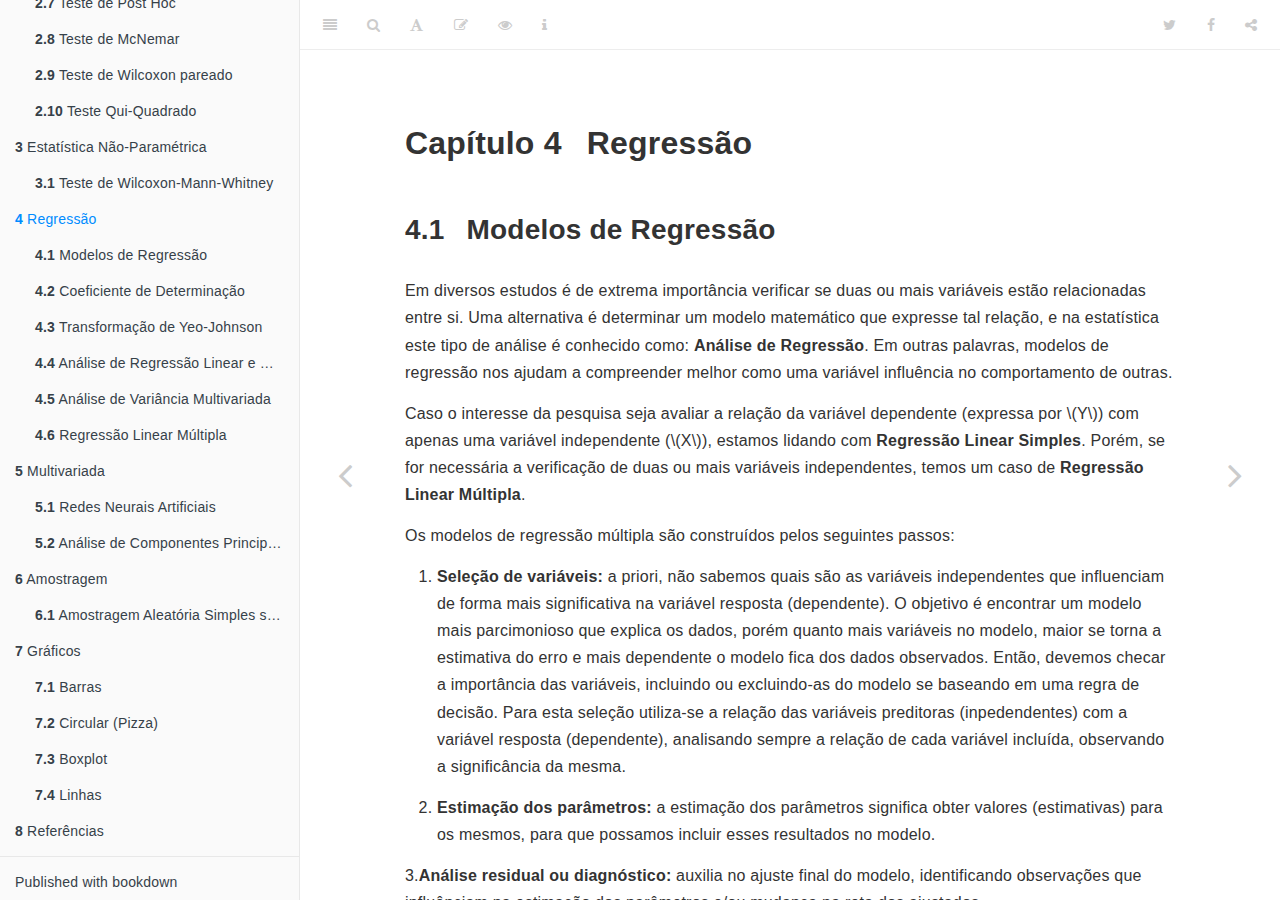
<file: docs/regressão.html>
<!DOCTYPE html>
<html lang="" xml:lang="">
<head>

  <meta charset="utf-8" />
  <meta http-equiv="X-UA-Compatible" content="IE=edge" />
  <title>Capítulo 4 Regressão | Metodologia Gauss</title>
  <meta name="description" content="Capítulo 4 Regressão | Metodologia Gauss" />
  <meta name="generator" content="bookdown 0.22 and GitBook 2.6.7" />

  <meta property="og:title" content="Capítulo 4 Regressão | Metodologia Gauss" />
  <meta property="og:type" content="book" />
  
  
  
  

  <meta name="twitter:card" content="summary" />
  <meta name="twitter:title" content="Capítulo 4 Regressão | Metodologia Gauss" />
  
  
  




  <meta name="viewport" content="width=device-width, initial-scale=1" />
  <meta name="apple-mobile-web-app-capable" content="yes" />
  <meta name="apple-mobile-web-app-status-bar-style" content="black" />
  
  
<link rel="prev" href="estatística-não-paramétrica.html"/>
<link rel="next" href="multivariada.html"/>
<script src="libs/header-attrs-2.9/header-attrs.js"></script>
<script src="libs/jquery-3.5.1/jquery.min.js"></script>
<link href="libs/gitbook-2.6.7/css/style.css" rel="stylesheet" />
<link href="libs/gitbook-2.6.7/css/plugin-table.css" rel="stylesheet" />
<link href="libs/gitbook-2.6.7/css/plugin-bookdown.css" rel="stylesheet" />
<link href="libs/gitbook-2.6.7/css/plugin-highlight.css" rel="stylesheet" />
<link href="libs/gitbook-2.6.7/css/plugin-search.css" rel="stylesheet" />
<link href="libs/gitbook-2.6.7/css/plugin-fontsettings.css" rel="stylesheet" />
<link href="libs/gitbook-2.6.7/css/plugin-clipboard.css" rel="stylesheet" />









<link href="libs/anchor-sections-1.0.1/anchor-sections.css" rel="stylesheet" />
<script src="libs/anchor-sections-1.0.1/anchor-sections.js"></script>
<script src="libs/htmlwidgets-1.5.3/htmlwidgets.js"></script>
<script src="libs/plotly-binding-4.9.4.1/plotly.js"></script>
<script src="libs/typedarray-0.1/typedarray.min.js"></script>
<link href="libs/crosstalk-1.1.1/css/crosstalk.css" rel="stylesheet" />
<script src="libs/crosstalk-1.1.1/js/crosstalk.min.js"></script>
<link href="libs/plotly-htmlwidgets-css-1.57.1/plotly-htmlwidgets.css" rel="stylesheet" />
<script src="libs/plotly-main-1.57.1/plotly-latest.min.js"></script>




<link rel="stylesheet" href="style.css" type="text/css" />
</head>

<body>



  <div class="book without-animation with-summary font-size-2 font-family-1" data-basepath=".">

    <div class="book-summary">
      <nav role="navigation">

<ul class="summary">
<li><a href="./">Metodologia</a></li>

<li class="divider"></li>
<li class="chapter" data-level="1" data-path="index.html"><a href="index.html"><i class="fa fa-check"></i><b>1</b> Bem-vindo</a></li>
<li class="chapter" data-level="" data-path="análise-descritiva.html"><a href="análise-descritiva.html"><i class="fa fa-check"></i>Análise Descritiva</a>
<ul>
<li class="chapter" data-level="1.1" data-path="análise-descritiva.html"><a href="análise-descritiva.html#medidas-de-posição"><i class="fa fa-check"></i><b>1.1</b> Medidas de Posição</a>
<ul>
<li class="chapter" data-level="1.1.1" data-path="análise-descritiva.html"><a href="análise-descritiva.html#média"><i class="fa fa-check"></i><b>1.1.1</b> Média</a></li>
<li class="chapter" data-level="1.1.2" data-path="análise-descritiva.html"><a href="análise-descritiva.html#mediana"><i class="fa fa-check"></i><b>1.1.2</b> Mediana</a></li>
<li class="chapter" data-level="1.1.3" data-path="análise-descritiva.html"><a href="análise-descritiva.html#moda"><i class="fa fa-check"></i><b>1.1.3</b> Moda</a></li>
<li class="chapter" data-level="1.1.4" data-path="análise-descritiva.html"><a href="análise-descritiva.html#quartil"><i class="fa fa-check"></i><b>1.1.4</b> Quartil</a></li>
</ul></li>
<li class="chapter" data-level="1.2" data-path="análise-descritiva.html"><a href="análise-descritiva.html#medidas-de-dispersão"><i class="fa fa-check"></i><b>1.2</b> Medidas de Dispersão</a>
<ul>
<li class="chapter" data-level="1.2.1" data-path="análise-descritiva.html"><a href="análise-descritiva.html#amplitude"><i class="fa fa-check"></i><b>1.2.1</b> Amplitude</a></li>
<li class="chapter" data-level="1.2.2" data-path="análise-descritiva.html"><a href="análise-descritiva.html#variância"><i class="fa fa-check"></i><b>1.2.2</b> Variância</a></li>
<li class="chapter" data-level="1.2.3" data-path="análise-descritiva.html"><a href="análise-descritiva.html#desvio-padrão"><i class="fa fa-check"></i><b>1.2.3</b> Desvio Padrão</a></li>
<li class="chapter" data-level="1.2.4" data-path="análise-descritiva.html"><a href="análise-descritiva.html#coeficiente-de-variação"><i class="fa fa-check"></i><b>1.2.4</b> Coeficiente de Variação</a></li>
</ul></li>
<li class="chapter" data-level="1.3" data-path="análise-descritiva.html"><a href="análise-descritiva.html#tabela-de-contingência"><i class="fa fa-check"></i><b>1.3</b> Tabela de contingência</a>
<ul>
<li class="chapter" data-level="1.3.1" data-path="análise-descritiva.html"><a href="análise-descritiva.html#teste-de-mcnemar"><i class="fa fa-check"></i><b>1.3.1</b> Teste de McNemar</a></li>
</ul></li>
<li class="chapter" data-level="1.4" data-path="análise-descritiva.html"><a href="análise-descritiva.html#tabela-de-classes"><i class="fa fa-check"></i><b>1.4</b> Tabela de classes</a></li>
</ul></li>
<li class="chapter" data-level="" data-path="análise-de-correlação.html"><a href="análise-de-correlação.html"><i class="fa fa-check"></i>Análise de Correlação</a>
<ul>
<li class="chapter" data-level="1.5" data-path="análise-de-correlação.html"><a href="análise-de-correlação.html#coeficiente-de-cramér"><i class="fa fa-check"></i><b>1.5</b> Coeficiente de Cramér</a></li>
<li class="chapter" data-level="1.6" data-path="análise-de-correlação.html"><a href="análise-de-correlação.html#coeficiente-de-correlação-ponto-biserial"><i class="fa fa-check"></i><b>1.6</b> Coeficiente de Correlação Ponto Biserial</a></li>
<li class="chapter" data-level="1.7" data-path="análise-de-correlação.html"><a href="análise-de-correlação.html#correlação-linear-de-pearson"><i class="fa fa-check"></i><b>1.7</b> Correlação linear de Pearson</a></li>
<li class="chapter" data-level="1.8" data-path="análise-de-correlação.html"><a href="análise-de-correlação.html#coeficiente-de-correlação-de-spearman"><i class="fa fa-check"></i><b>1.8</b> Coeficiente de correlação de Spearman</a></li>
<li class="chapter" data-level="1.9" data-path="análise-de-correlação.html"><a href="análise-de-correlação.html#coeficiente-tau-de-kendall"><i class="fa fa-check"></i><b>1.9</b> Coeficiente <span class="math inline">\(\tau\)</span> de Kendall</a></li>
</ul></li>
<li class="chapter" data-level="2" data-path="inferência.html"><a href="inferência.html"><i class="fa fa-check"></i><b>2</b> Inferência</a>
<ul>
<li class="chapter" data-level="2.1" data-path="inferência.html"><a href="inferência.html#teste-de-hipóteses"><i class="fa fa-check"></i><b>2.1</b> Teste de Hipóteses</a>
<ul>
<li class="chapter" data-level="2.1.1" data-path="inferência.html"><a href="inferência.html#definição"><i class="fa fa-check"></i><b>2.1.1</b> Definição</a></li>
</ul></li>
<li class="chapter" data-level="2.2" data-path="inferência.html"><a href="inferência.html#testes-de-independência"><i class="fa fa-check"></i><b>2.2</b> Testes de Independência</a></li>
<li class="chapter" data-level="2.3" data-path="inferência.html"><a href="inferência.html#teste-t-para-amostras-independentes"><i class="fa fa-check"></i><b>2.3</b> Teste T para amostras independentes</a></li>
<li class="chapter" data-level="2.4" data-path="inferência.html"><a href="inferência.html#teste-exato-de-fisher"><i class="fa fa-check"></i><b>2.4</b> Teste Exato de Fisher</a></li>
<li class="chapter" data-level="2.5" data-path="inferência.html"><a href="inferência.html#teste-de-bonferroni"><i class="fa fa-check"></i><b>2.5</b> Teste de Bonferroni</a></li>
<li class="chapter" data-level="2.6" data-path="inferência.html"><a href="inferência.html#teste-de-proporção"><i class="fa fa-check"></i><b>2.6</b> Teste de Proporção</a></li>
<li class="chapter" data-level="2.7" data-path="inferência.html"><a href="inferência.html#teste-de-post-hoc"><i class="fa fa-check"></i><b>2.7</b> Teste de Post Hoc</a></li>
<li class="chapter" data-level="2.8" data-path="inferência.html"><a href="inferência.html#teste-de-mcnemar-1"><i class="fa fa-check"></i><b>2.8</b> Teste de McNemar</a></li>
<li class="chapter" data-level="2.9" data-path="inferência.html"><a href="inferência.html#teste-de-wilcoxon-pareado"><i class="fa fa-check"></i><b>2.9</b> Teste de Wilcoxon pareado</a></li>
<li class="chapter" data-level="2.10" data-path="inferência.html"><a href="inferência.html#teste-qui-quadrado"><i class="fa fa-check"></i><b>2.10</b> Teste Qui-Quadrado</a>
<ul>
<li class="chapter" data-level="2.10.1" data-path="inferência.html"><a href="inferência.html#teste-qui-quadrado-de-pearson-para-independência"><i class="fa fa-check"></i><b>2.10.1</b> Teste Qui-Quadrado de Pearson para independência</a></li>
<li class="chapter" data-level="2.10.2" data-path="inferência.html"><a href="inferência.html#teste-qui-quadrado-1"><i class="fa fa-check"></i><b>2.10.2</b> Teste Qui-Quadrado</a></li>
</ul></li>
</ul></li>
<li class="chapter" data-level="3" data-path="estatística-não-paramétrica.html"><a href="estatística-não-paramétrica.html"><i class="fa fa-check"></i><b>3</b> Estatística Não-Paramétrica</a>
<ul>
<li class="chapter" data-level="3.1" data-path="estatística-não-paramétrica.html"><a href="estatística-não-paramétrica.html#teste-de-wilcoxon-mann-whitney"><i class="fa fa-check"></i><b>3.1</b> Teste de Wilcoxon-Mann-Whitney</a>
<ul>
<li class="chapter" data-level="3.1.1" data-path="estatística-não-paramétrica.html"><a href="estatística-não-paramétrica.html#definição-1"><i class="fa fa-check"></i><b>3.1.1</b> Definição 1</a></li>
<li class="chapter" data-level="3.1.2" data-path="estatística-não-paramétrica.html"><a href="estatística-não-paramétrica.html#definição-2"><i class="fa fa-check"></i><b>3.1.2</b> Definição 2 :</a></li>
</ul></li>
</ul></li>
<li class="chapter" data-level="4" data-path="regressão.html"><a href="regressão.html"><i class="fa fa-check"></i><b>4</b> Regressão</a>
<ul>
<li class="chapter" data-level="4.1" data-path="regressão.html"><a href="regressão.html#modelos-de-regressão"><i class="fa fa-check"></i><b>4.1</b> Modelos de Regressão</a></li>
<li class="chapter" data-level="4.2" data-path="regressão.html"><a href="regressão.html#coeficiente-de-determinação"><i class="fa fa-check"></i><b>4.2</b> Coeficiente de Determinação</a></li>
<li class="chapter" data-level="4.3" data-path="regressão.html"><a href="regressão.html#transformação-de-yeo-johnson"><i class="fa fa-check"></i><b>4.3</b> Transformação de Yeo-Johnson</a></li>
<li class="chapter" data-level="4.4" data-path="regressão.html"><a href="regressão.html#análise-de-regressão-linear-e-correlação"><i class="fa fa-check"></i><b>4.4</b> Análise de Regressão Linear e Correlação</a></li>
<li class="chapter" data-level="4.5" data-path="regressão.html"><a href="regressão.html#análise-de-variância-multivariada"><i class="fa fa-check"></i><b>4.5</b> Análise de Variância Multivariada</a>
<ul>
<li class="chapter" data-level="4.5.1" data-path="regressão.html"><a href="regressão.html#anova-análise-de-variância"><i class="fa fa-check"></i><b>4.5.1</b> (ANOVA) Análise de variância</a></li>
<li class="chapter" data-level="4.5.2" data-path="regressão.html"><a href="regressão.html#manova"><i class="fa fa-check"></i><b>4.5.2</b> MANOVA</a></li>
</ul></li>
<li class="chapter" data-level="4.6" data-path="regressão.html"><a href="regressão.html#regressão-linear-múltipla"><i class="fa fa-check"></i><b>4.6</b> Regressão Linear Múltipla</a></li>
</ul></li>
<li class="chapter" data-level="5" data-path="multivariada.html"><a href="multivariada.html"><i class="fa fa-check"></i><b>5</b> Multivariada</a>
<ul>
<li class="chapter" data-level="5.1" data-path="multivariada.html"><a href="multivariada.html#redes-neurais-artificiais"><i class="fa fa-check"></i><b>5.1</b> Redes Neurais Artificiais</a>
<ul>
<li class="chapter" data-level="5.1.1" data-path="multivariada.html"><a href="multivariada.html#modelo-mcp"><i class="fa fa-check"></i><b>5.1.1</b> Modelo MCP</a></li>
<li class="chapter" data-level="5.1.2" data-path="multivariada.html"><a href="multivariada.html#funções-de-ativação"><i class="fa fa-check"></i><b>5.1.2</b> Funções de ativação</a></li>
<li class="chapter" data-level="5.1.3" data-path="multivariada.html"><a href="multivariada.html#erro-e-atualização-dos-pesos-no-mcp"><i class="fa fa-check"></i><b>5.1.3</b> Erro e Atualização dos pesos no MCP</a></li>
<li class="chapter" data-level="5.1.4" data-path="multivariada.html"><a href="multivariada.html#multilayer-perceptron-mlp"><i class="fa fa-check"></i><b>5.1.4</b> Multilayer Perceptron (MLP)</a></li>
<li class="chapter" data-level="5.1.5" data-path="multivariada.html"><a href="multivariada.html#algoritmo-back-propagation"><i class="fa fa-check"></i><b>5.1.5</b> Algoritmo back-propagation</a></li>
</ul></li>
<li class="chapter" data-level="5.2" data-path="multivariada.html"><a href="multivariada.html#análise-de-componentes-principais"><i class="fa fa-check"></i><b>5.2</b> Análise de Componentes Principais</a></li>
</ul></li>
<li class="chapter" data-level="6" data-path="amostragem.html"><a href="amostragem.html"><i class="fa fa-check"></i><b>6</b> Amostragem</a>
<ul>
<li class="chapter" data-level="6.1" data-path="amostragem.html"><a href="amostragem.html#amostragem-aleatória-simples-sem-reposição---aass"><i class="fa fa-check"></i><b>6.1</b> Amostragem Aleatória Simples sem reposição - AASs</a></li>
</ul></li>
<li class="chapter" data-level="7" data-path="gráficos.html"><a href="gráficos.html"><i class="fa fa-check"></i><b>7</b> Gráficos</a>
<ul>
<li class="chapter" data-level="7.1" data-path="gráficos.html"><a href="gráficos.html#barras"><i class="fa fa-check"></i><b>7.1</b> Barras</a></li>
<li class="chapter" data-level="7.2" data-path="gráficos.html"><a href="gráficos.html#circular-pizza"><i class="fa fa-check"></i><b>7.2</b> Circular (Pizza)</a></li>
<li class="chapter" data-level="7.3" data-path="gráficos.html"><a href="gráficos.html#boxplot"><i class="fa fa-check"></i><b>7.3</b> Boxplot</a>
<ul>
<li class="chapter" data-level="7.3.1" data-path="gráficos.html"><a href="gráficos.html#boxplot-violino"><i class="fa fa-check"></i><b>7.3.1</b> Boxplot + Violino</a></li>
</ul></li>
<li class="chapter" data-level="7.4" data-path="gráficos.html"><a href="gráficos.html#linhas"><i class="fa fa-check"></i><b>7.4</b> Linhas</a></li>
</ul></li>
<li class="chapter" data-level="8" data-path="referências.html"><a href="referências.html"><i class="fa fa-check"></i><b>8</b> Referências</a></li>
<li class="divider"></li>
<li><a href="https://github.com/rstudio/bookdown" target="blank">Published with bookdown</a></li>
</ul>

      </nav>
    </div>

    <div class="book-body">
      <div class="body-inner">
        <div class="book-header" role="navigation">
          <h1>
            <i class="fa fa-circle-o-notch fa-spin"></i><a href="./">Metodologia Gauss</a>
          </h1>
        </div>

        <div class="page-wrapper" tabindex="-1" role="main">
          <div class="page-inner">

            <section class="normal" id="section-">
<div id="regressão" class="section level1" number="4">
<h1><span class="header-section-number">Capítulo 4</span> Regressão</h1>
<div id="modelos-de-regressão" class="section level2" number="4.1">
<h2><span class="header-section-number">4.1</span> Modelos de Regressão</h2>
<p>Em diversos estudos é de extrema importância verificar se duas ou mais variáveis estão relacionadas entre si. Uma alternativa é determinar um modelo matemático que expresse tal relação, e na estatística este tipo de análise é conhecido como: <strong>Análise de Regressão</strong>. Em outras palavras, modelos de regressão nos ajudam a compreender melhor como uma variável influência no comportamento de outras.</p>
<p>Caso o interesse da pesquisa seja avaliar a relação da variável dependente (expressa por <span class="math inline">\(Y\)</span>) com apenas uma variável independente (<span class="math inline">\(X\)</span>), estamos lidando com <strong>Regressão Linear Simples</strong>. Porém, se for necessária a verificação de duas ou mais variáveis independentes, temos um caso de <strong>Regressão Linear Múltipla</strong>.</p>
<p>Os modelos de regressão múltipla são construídos pelos seguintes passos:</p>
<ol style="list-style-type: decimal">
<li><p><strong>Seleção de variáveis:</strong> a priori, não sabemos quais são as variáveis independentes que influenciam de forma mais significativa na variável resposta (dependente). O objetivo é encontrar um modelo mais parcimonioso que explica os dados, porém quanto mais variáveis no modelo, maior se torna a estimativa do erro e mais dependente o modelo fica dos dados observados. Então, devemos checar a importância das variáveis, incluindo ou excluindo-as do modelo se baseando em uma regra de decisão. Para esta seleção utiliza-se a relação das variáveis preditoras (inpedendentes) com a variável resposta (dependente), analisando sempre a relação de cada variável incluída, observando a significância da mesma.</p></li>
<li><p><strong>Estimação dos parâmetros:</strong> a estimação dos parâmetros significa obter valores (estimativas) para os mesmos, para que possamos incluir esses resultados no modelo.</p></li>
</ol>
<p>3.<strong>Análise residual ou diagnóstico:</strong> auxilia no ajuste final do modelo, identificando observações que influênciam na estimação dos parâmetros e/ou mudança na reta dos ajustados.</p>
</div>
<div id="coeficiente-de-determinação" class="section level2" number="4.2">
<h2><span class="header-section-number">4.2</span> Coeficiente de Determinação</h2>
<p>Uma das formas de avaliar a qualidade do ajuste do modelo é através do coeficiente de determinação, representado por <span class="math inline">\(R^2\)</span>. Este varia entre <span class="math inline">\(0\leq R^2 \leq 1\)</span> e indica quanto o modelo foi capaz de explicar os dados coletados. Vale ressaltar que é pouco comum que tenhamos uma correlação perfeita (<span class="math inline">\(R^2=1\)</span>) na prática, porque existem muitos fatores que determinam as relações entre variáveis na vida real. O coeficiente de determinação é dado pela seguinte expressão</p>
<p><span class="math display">\[
\begin{eqnarray*}
R^2=\dfrac{\bigg(\sum_{i=1}^n (x_i-\bar{x})Y_i\bigg)^2}{\sum_{i=1}^n (x_i - \bar{x})^2 \sum_{i=1}^n (Y_i - \bar{Y})^2}
\end{eqnarray*}
\]</span></p>
</div>
<div id="transformação-de-yeo-johnson" class="section level2" number="4.3">
<h2><span class="header-section-number">4.3</span> Transformação de Yeo-Johnson</h2>
<p>Existem situações que a variável em estudo não possui comportamento normal e para o uso da regressão linear múltipla é necessário que a suposição de normalidade seja cumprida. Uma alternativa em experimentos como esse é o uso de alguma transformação na variável resposta.</p>
<p>A transformação de Box-Cox (1964) é amplamente utilizada, contudo essa transformação é válida apenas em variáveis positivas. Uma alternativa de transformação para variáveis que assumem valores positivos e negativos é a transformação de Yeo-Johnson (2000), essa é uma extensão da transformação de Box-Cox. Sua fórmula é definida a seguir</p>
<p><span class="math display">\[
\begin{eqnarray*}
\phi^{(\lambda)}=\left\{\begin{array}{rc}
\dfrac{(y+1)^\lambda-1}{\lambda},&amp;\mbox{para }\lambda \neq0, y \geq 0\\
\text{log}(y+1), &amp;\mbox{para } \lambda =0 , y\geq 0 \\
-\dfrac{(1-y)^{2-\lambda}-1}{2-\lambda},  &amp;\mbox{para } \lambda \neq2 , y &lt; 0 \\
-\text{log}(1-y), &amp;\mbox{para } \lambda =2 , y &lt; 0 
\end{array}\right.
\end{eqnarray*}
\]</span></p>
<p>em que <span class="math inline">\(\lambda\)</span> é um parâmetro desconhecido e <span class="math inline">\(\phi^{(\lambda)}\)</span> é a observação transformada.</p>
</div>
<div id="análise-de-regressão-linear-e-correlação" class="section level2" number="4.4">
<h2><span class="header-section-number">4.4</span> Análise de Regressão Linear e Correlação</h2>
<p>A análise de regressão linear consiste em estudar a relação de uma variável dependente(variável resposta) e variáveis independentes(variáveis de regressão), essas variáveis são denominadas variável <span class="math inline">\(y\)</span> e <span class="math inline">\(x\)</span>, respectivamente, e essa relação é expressa na forma funcional abaixo descrita a seguir:</p>
<p><span class="math display">\[Y = \beta_{0} + \beta_{1} X_{1} + \ldots + \beta_{p} X_{n}\]</span></p>
<p>Escrever a variável resposta em função da(s) variável(eis) <span class="math inline">\(x\)</span> implica dizer que existe uma relação linear entre elas. Cada coeficiente do modelo é estimado por meio do método de máxima verossimilhança, o qual obtém-se estimadores com boas propriedades. Quanto a adequabilidade do modelo pode-se testar a partir da análise de variância (ANOVA) se o modelo é adequado ou não. Para isso as hipóteses testadas são</p>
<p><span class="math display">\[
\begin{cases}
 H_0: \beta_{0} = \beta_{1} = \ldots = \beta_{p} = 0; \\
 H_1: \text{Pelo menos um} \; \beta_{j} \; \text{é diferente de zero.}
\end{cases} \]</span></p>
<p>A estatística F é usada para testar essas hipóteses. Tomando a seguinte regra de decisão se a estatística <span class="math inline">\(F_{calculada} &gt; F_{tabelada}\)</span> rejeita-se a hipótese <span class="math inline">\(H_{0}\)</span>. Ou se o valor-p for obtido no teste for menor que o alfa de <span class="math inline">\(5\%\)</span>.</p>
<p>Rejeitar a hipótese <span class="math inline">\(H_{0}\)</span> significa que as co-variáveis são significativas para explicar linearmente a variável resposta.</p>
</div>
<div id="análise-de-variância-multivariada" class="section level2" number="4.5">
<h2><span class="header-section-number">4.5</span> Análise de Variância Multivariada</h2>
<div id="anova-análise-de-variância" class="section level3" number="4.5.1">
<h3><span class="header-section-number">4.5.1</span> (ANOVA) Análise de variância</h3>
<p>Assim como o teste t, essa técnica estatística compara a média de grupos, entretanto, enquanto o teste t focaliza em dois grupos, por outro lado, a ANOVA compara três ou mais grupos e, adicionalmente, assume que as variâncias são iguais em todos os grupos (homocedasticidade).</p>
<p>A fim de testar a igualdade das médias, utiliza-se a seguinte estatística de teste:</p>
<p><span class="math display">\[F = \frac{S^2_{entre}}{S^2_{dentro}}\]</span></p>
<p>Onde o numerador é a variância entre os grupos e o denominador a variância dentro dos grupos para <span class="math inline">\(k-1\)</span> e <span class="math inline">\(n - k\)</span> graus de liberdade, respectivamente, em que <span class="math inline">\(k\)</span> é o número de grupos e <span class="math inline">\(n\)</span> o número de observações.</p>
</div>
<div id="manova" class="section level3" number="4.5.2">
<h3><span class="header-section-number">4.5.2</span> MANOVA</h3>
<p>A análise de variância multivariada (MANOVA) é uma forma generalizada da análise de variância (ANOVA). É utilizada em casos onde existem duas ou mais variáveis dependentes. A ferramenta MANOVA permite comparar se há diferença entre os tratamentos para as variáveis respostas. É utilizada a estatística Wilks para testar a igualdade entre os tratamentos, as hipóteses do teste são</p>
<p><span class="math display">\[\begin{cases}
  H_0: \mu_{1}=\mu_{2}=\ldots=\mu_{k};    \\
  H_1: \text{pelo menos duas são diferentes.}
\end{cases}
 \]</span></p>
<p>em que $ _{i} $ , <span class="math inline">\(i = 1,2,\ldots,k\)</span> são as médias dos tratamentos.
A estatística <span class="math inline">\(\Lambda^{*}\)</span> foi originalmente proposta por Wilks e corresponde a uma forma equivalente do teste F da hipótese de ausência de efeito de tratamento do caso uni-variado. Que é dada por:</p>
<p><span class="math display">\[ \Lambda^{*} = \dfrac{|E|}{|H|+|E|}\]</span></p>
<p>Onde, o determinante da soma do quadrado dos erros e dos produtos cruzados, a matriz W é dividida pelo determinante da soma total de quadrados e matriz de produtos cruzados T = H + E. Se H é grande em relação a E, então | H + E | será grande em relação a | E |. Assim, vamos rejeitar a hipótese nula quanto menor for a estatística de Wilks (perto de zero).</p>
</div>
</div>
<div id="regressão-linear-múltipla" class="section level2" number="4.6">
<h2><span class="header-section-number">4.6</span> Regressão Linear Múltipla</h2>
<p>Podemos definir um modelo de regressão linear múltipla da seguinte maneira:
<span class="math display">\[ 
\begin{eqnarray*}
Y= \beta_0 + \boldsymbol{\beta}_j\boldsymbol{X}_j+\boldsymbol{\varepsilon}_i,\ i=1,...,n,
\end{eqnarray*} \]</span></p>
<p>em que <span class="math inline">\(j=1,...,p\)</span> e <span class="math inline">\(p\)</span> é o número de parâmetros do modelo.</p>
<ul>
<li><span class="math inline">\(Y\)</span> é um vetor <span class="math inline">\(n\times 1\)</span> correspondente a variável resposta do estudo;</li>
<li><span class="math inline">\(\beta_0\)</span> e <span class="math inline">\(\boldsymbol{\beta}\)</span> correspondem aos parâmetros do modelo, e <span class="math inline">\(\boldsymbol{\beta}\)</span> é um vetor <span class="math inline">\(p\times 1\)</span>;</li>
<li><span class="math inline">\(\boldsymbol{X}\)</span> é a matriz de planejamento <span class="math inline">\(n\times p\)</span> correspondente às variáveis independentes do modelo;</li>
<li><span class="math inline">\(\boldsymbol{\varepsilon}_i\)</span> corresponde ao erro experimental, do qual não podemos controlar. Também é conhecido como resíduo.</li>
</ul>
<p>É importante ressaltar que neste relatório iremos expressar qualquer matriz ou vetor por letras em negrito. Além disso, para o uso desses modelos é preciso que algumas suposições sejam aceitas, tais como:</p>
<ul>
<li>Os erros (ou resíduos) devem seguir uma distribuição Normal e serem independentes;</li>
<li>Os erros devem possuir médias iguais a zero e serem homocedásticos (variâncias constantes para cada indivíduo).</li>
</ul>

</div>
</div>
            </section>

          </div>
        </div>
      </div>
<a href="estatística-não-paramétrica.html" class="navigation navigation-prev " aria-label="Previous page"><i class="fa fa-angle-left"></i></a>
<a href="multivariada.html" class="navigation navigation-next " aria-label="Next page"><i class="fa fa-angle-right"></i></a>
    </div>
  </div>
<script src="libs/gitbook-2.6.7/js/app.min.js"></script>
<script src="libs/gitbook-2.6.7/js/lunr.js"></script>
<script src="libs/gitbook-2.6.7/js/clipboard.min.js"></script>
<script src="libs/gitbook-2.6.7/js/plugin-search.js"></script>
<script src="libs/gitbook-2.6.7/js/plugin-sharing.js"></script>
<script src="libs/gitbook-2.6.7/js/plugin-fontsettings.js"></script>
<script src="libs/gitbook-2.6.7/js/plugin-bookdown.js"></script>
<script src="libs/gitbook-2.6.7/js/jquery.highlight.js"></script>
<script src="libs/gitbook-2.6.7/js/plugin-clipboard.js"></script>
<script>
gitbook.require(["gitbook"], function(gitbook) {
gitbook.start({
"sharing": {
"github": false,
"facebook": true,
"twitter": true,
"linkedin": false,
"weibo": false,
"instapaper": false,
"vk": false,
"whatsapp": false,
"all": ["facebook", "twitter", "linkedin", "weibo", "instapaper"]
},
"fontsettings": {
"theme": "white",
"family": "sans",
"size": 2
},
"edit": {
"link": "https://github.com/gaussufc/YMetodologia/edit/master/06-regressao.Rmd",
"text": "Edit"
},
"history": {
"link": null,
"text": null
},
"view": {
"link": "https://github.com/gaussufc/YMetodologia/blob/master/06-regressao.Rmd",
"text": null
},
"download": null,
"toc": {
"collapse": "subsection"
}
});
});
</script>

<!-- dynamically load mathjax for compatibility with self-contained -->
<script>
  (function () {
    var script = document.createElement("script");
    script.type = "text/javascript";
    var src = "true";
    if (src === "" || src === "true") src = "https://mathjax.rstudio.com/latest/MathJax.js?config=TeX-MML-AM_CHTML";
    if (location.protocol !== "file:")
      if (/^https?:/.test(src))
        src = src.replace(/^https?:/, '');
    script.src = src;
    document.getElementsByTagName("head")[0].appendChild(script);
  })();
</script>
</body>

</html>
</file>
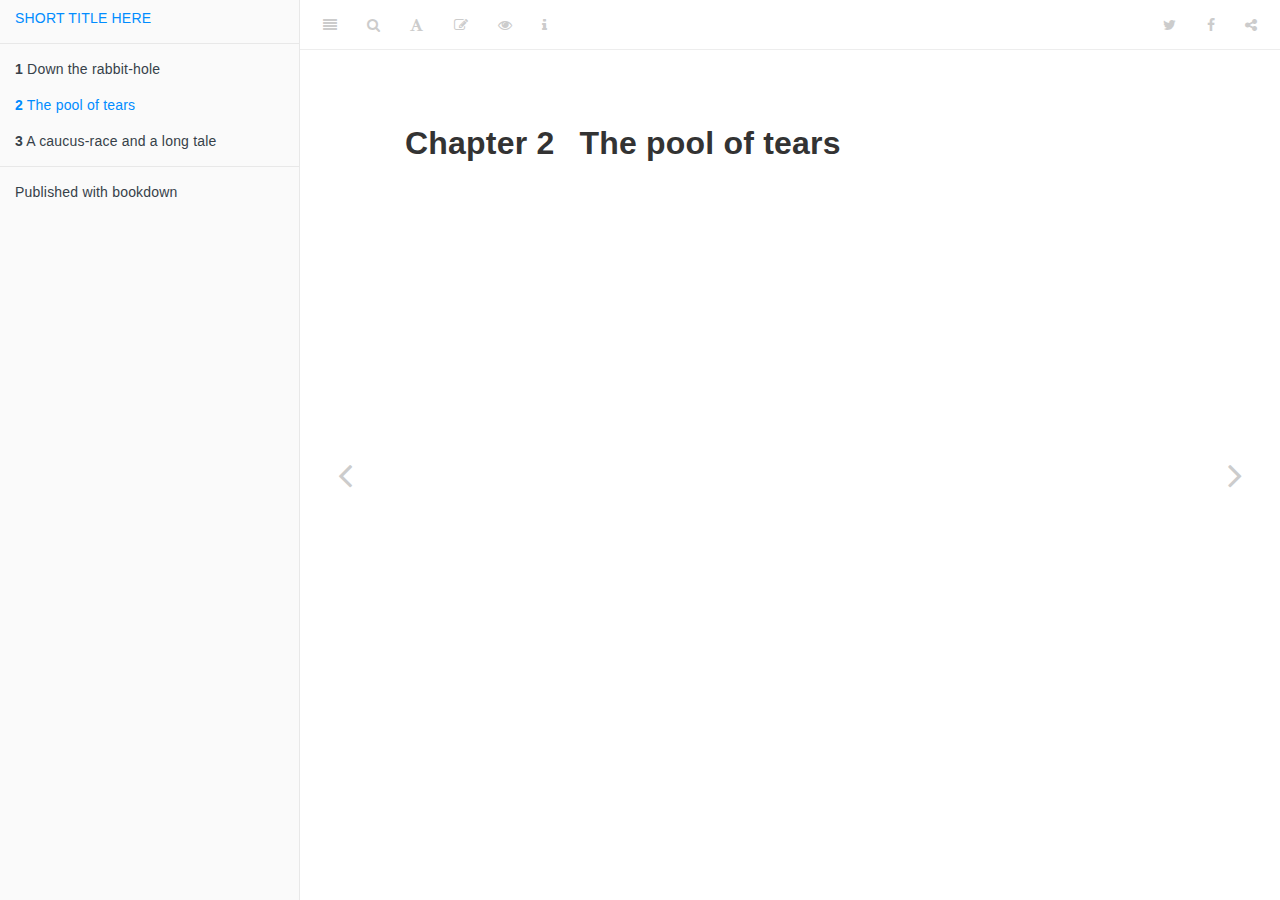
<file: docs/the-pool-of-tears.html>
<!DOCTYPE html>
<html lang="" xml:lang="">
<head>

  <meta charset="utf-8" />
  <meta http-equiv="X-UA-Compatible" content="IE=edge" />
  <title>Chapter 2 The pool of tears | YOUR TITLE HERE</title>
  <meta name="description" content="Chapter 2 The pool of tears | YOUR TITLE HERE" />
  <meta name="generator" content="bookdown 0.19 and GitBook 2.6.7" />

  <meta property="og:title" content="Chapter 2 The pool of tears | YOUR TITLE HERE" />
  <meta property="og:type" content="book" />
  
  
  
  

  <meta name="twitter:card" content="summary" />
  <meta name="twitter:title" content="Chapter 2 The pool of tears | YOUR TITLE HERE" />
  
  
  

<meta name="author" content="YOUR NAME HERE" />


<meta name="date" content="2020-08-10" />

  <meta name="viewport" content="width=device-width, initial-scale=1" />
  <meta name="apple-mobile-web-app-capable" content="yes" />
  <meta name="apple-mobile-web-app-status-bar-style" content="black" />
  
  
<link rel="prev" href="index.html"/>
<link rel="next" href="a-caucus-race-and-a-long-tale.html"/>
<script src="libs/jquery-2.2.3/jquery.min.js"></script>
<link href="libs/gitbook-2.6.7/css/style.css" rel="stylesheet" />
<link href="libs/gitbook-2.6.7/css/plugin-table.css" rel="stylesheet" />
<link href="libs/gitbook-2.6.7/css/plugin-bookdown.css" rel="stylesheet" />
<link href="libs/gitbook-2.6.7/css/plugin-highlight.css" rel="stylesheet" />
<link href="libs/gitbook-2.6.7/css/plugin-search.css" rel="stylesheet" />
<link href="libs/gitbook-2.6.7/css/plugin-fontsettings.css" rel="stylesheet" />
<link href="libs/gitbook-2.6.7/css/plugin-clipboard.css" rel="stylesheet" />












<link rel="stylesheet" href="style.css" type="text/css" />
</head>

<body>



  <div class="book without-animation with-summary font-size-2 font-family-1" data-basepath=".">

    <div class="book-summary">
      <nav role="navigation">

<ul class="summary">
<li><a href="./">SHORT TITLE HERE</a></li>

<li class="divider"></li>
<li class="chapter" data-level="1" data-path="index.html"><a href="index.html"><i class="fa fa-check"></i><b>1</b> Down the rabbit-hole</a></li>
<li class="chapter" data-level="2" data-path="the-pool-of-tears.html"><a href="the-pool-of-tears.html"><i class="fa fa-check"></i><b>2</b> The pool of tears</a></li>
<li class="chapter" data-level="3" data-path="a-caucus-race-and-a-long-tale.html"><a href="a-caucus-race-and-a-long-tale.html"><i class="fa fa-check"></i><b>3</b> A caucus-race and a long tale</a></li>
<li class="divider"></li>
<li><a href="https://github.com/rstudio/bookdown" target="blank">Published with bookdown</a></li>
</ul>

      </nav>
    </div>

    <div class="book-body">
      <div class="body-inner">
        <div class="book-header" role="navigation">
          <h1>
            <i class="fa fa-circle-o-notch fa-spin"></i><a href="./">YOUR TITLE HERE</a>
          </h1>
        </div>

        <div class="page-wrapper" tabindex="-1" role="main">
          <div class="page-inner">

            <section class="normal" id="section-">
<div id="the-pool-of-tears" class="section level1">
<h1><span class="header-section-number">Chapter 2</span> The pool of tears</h1>

</div>
            </section>

          </div>
        </div>
      </div>
<a href="index.html" class="navigation navigation-prev " aria-label="Previous page"><i class="fa fa-angle-left"></i></a>
<a href="a-caucus-race-and-a-long-tale.html" class="navigation navigation-next " aria-label="Next page"><i class="fa fa-angle-right"></i></a>
    </div>
  </div>
<script src="libs/gitbook-2.6.7/js/app.min.js"></script>
<script src="libs/gitbook-2.6.7/js/lunr.js"></script>
<script src="libs/gitbook-2.6.7/js/clipboard.min.js"></script>
<script src="libs/gitbook-2.6.7/js/plugin-search.js"></script>
<script src="libs/gitbook-2.6.7/js/plugin-sharing.js"></script>
<script src="libs/gitbook-2.6.7/js/plugin-fontsettings.js"></script>
<script src="libs/gitbook-2.6.7/js/plugin-bookdown.js"></script>
<script src="libs/gitbook-2.6.7/js/jquery.highlight.js"></script>
<script src="libs/gitbook-2.6.7/js/plugin-clipboard.js"></script>
<script>
gitbook.require(["gitbook"], function(gitbook) {
gitbook.start({
"sharing": {
"github": false,
"facebook": true,
"twitter": true,
"linkedin": false,
"weibo": false,
"instapaper": false,
"vk": false,
"all": ["facebook", "twitter", "linkedin", "weibo", "instapaper"]
},
"fontsettings": {
"theme": "white",
"family": "sans",
"size": 2
},
"edit": {
"link": "https://github.com/YOUR GITHUB USERNAME/YOUR REPO NAME/edit/master/02-tears.Rmd",
"text": "Edit"
},
"history": {
"link": null,
"text": null
},
"view": {
"link": "https://github.com/YOUR GITHUB USERNAME/YOUR REPO NAME/blob/master/02-tears.Rmd",
"text": null
},
"download": null,
"toc": {
"collapse": "subsection"
}
});
});
</script>

</body>

</html>
</file>
<file: docs/libs/gitbook-2.6.7/css/plugin-table.css>
.book .book-body .page-wrapper .page-inner section.normal table{display:table;width:100%;border-collapse:collapse;border-spacing:0;overflow:auto}.book .book-body .page-wrapper .page-inner section.normal table td,.book .book-body .page-wrapper .page-inner section.normal table th{padding:6px 13px;border:1px solid #ddd}.book .book-body .page-wrapper .page-inner section.normal table tr{background-color:#fff;border-top:1px solid #ccc}.book .book-body .page-wrapper .page-inner section.normal table tr:nth-child(2n){background-color:#f8f8f8}.book .book-body .page-wrapper .page-inner section.normal table th{font-weight:700}
</file>
<file: docs/libs/gitbook-2.6.7/css/plugin-bookdown.css>
.book .book-header h1 {
  padding-left: 20px;
  padding-right: 20px;
}
.book .book-header.fixed {
  position: fixed;
  right: 0;
  top: 0;
  left: 0;
  border-bottom: 1px solid rgba(0,0,0,.07);
}
span.search-highlight {
  background-color: #ffff88;
}
@media (min-width: 600px) {
  .book.with-summary .book-header.fixed {
    left: 300px;
  }
}
@media (max-width: 1240px) {
  .book .book-body.fixed {
    top: 50px;
  }
  .book .book-body.fixed .body-inner {
    top: auto;
  }
}
@media (max-width: 600px) {
  .book.with-summary .book-header.fixed {
    left: calc(100% - 60px);
    min-width: 300px;
  }
  .book.with-summary .book-body {
    transform: none;
    left: calc(100% - 60px);
    min-width: 300px;
  }
  .book .book-body.fixed {
    top: 0;
  }
}

.book .book-body.fixed .body-inner {
  top: 50px;
}
.book .book-body .page-wrapper .page-inner section.normal sub, .book .book-body .page-wrapper .page-inner section.normal sup {
  font-size: 85%;
}

@media print {
  .book .book-summary, .book .book-body .book-header, .fa {
    display: none !important;
  }
  .book .book-body.fixed {
    left: 0px;
  }
  .book .book-body,.book .book-body .body-inner, .book.with-summary {
    overflow: visible !important;
  }
}
.kable_wrapper {
  border-spacing: 20px 0;
  border-collapse: separate;
  border: none;
  margin: auto;
}
.kable_wrapper > tbody > tr > td {
  vertical-align: top;
}
.book .book-body .page-wrapper .page-inner section.normal table tr.header {
  border-top-width: 2px;
}
.book .book-body .page-wrapper .page-inner section.normal table tr:last-child td {
  border-bottom-width: 2px;
}
.book .book-body .page-wrapper .page-inner section.normal table td, .book .book-body .page-wrapper .page-inner section.normal table th {
  border-left: none;
  border-right: none;
}
.book .book-body .page-wrapper .page-inner section.normal table.kable_wrapper > tbody > tr, .book .book-body .page-wrapper .page-inner section.normal table.kable_wrapper > tbody > tr > td {
  border-top: none;
}
.book .book-body .page-wrapper .page-inner section.normal table.kable_wrapper > tbody > tr:last-child > td {
    border-bottom: none;
}

div.theorem, div.lemma, div.corollary, div.proposition, div.conjecture {
  font-style: italic;
}
span.theorem, span.lemma, span.corollary, span.proposition, span.conjecture {
  font-style: normal;
}
div.proof>*:last-child:after {
  content: "\25a2";
  float: right;
}
.header-section-number {
  padding-right: .5em;
}
</file>
<file: docs/libs/gitbook-2.6.7/css/plugin-highlight.css>
.book .book-body .page-wrapper .page-inner section.normal pre,
.book .book-body .page-wrapper .page-inner section.normal code {
  /* http://jmblog.github.com/color-themes-for-google-code-highlightjs */
  /* Tomorrow Comment */
  /* Tomorrow Red */
  /* Tomorrow Orange */
  /* Tomorrow Yellow */
  /* Tomorrow Green */
  /* Tomorrow Aqua */
  /* Tomorrow Blue */
  /* Tomorrow Purple */
}
.book .book-body .page-wrapper .page-inner section.normal pre .hljs-comment,
.book .book-body .page-wrapper .page-inner section.normal code .hljs-comment,
.book .book-body .page-wrapper .page-inner section.normal pre .hljs-title,
.book .book-body .page-wrapper .page-inner section.normal code .hljs-title {
  color: #8e908c;
}
.book .book-body .page-wrapper .page-inner section.normal pre .hljs-variable,
.book .book-body .page-wrapper .page-inner section.normal code .hljs-variable,
.book .book-body .page-wrapper .page-inner section.normal pre .hljs-attribute,
.book .book-body .page-wrapper .page-inner section.normal code .hljs-attribute,
.book .book-body .page-wrapper .page-inner section.normal pre .hljs-tag,
.book .book-body .page-wrapper .page-inner section.normal code .hljs-tag,
.book .book-body .page-wrapper .page-inner section.normal pre .hljs-regexp,
.book .book-body .page-wrapper .page-inner section.normal code .hljs-regexp,
.book .book-body .page-wrapper .page-inner section.normal pre .ruby .hljs-constant,
.book .book-body .page-wrapper .page-inner section.normal code .ruby .hljs-constant,
.book .book-body .page-wrapper .page-inner section.normal pre .xml .hljs-tag .hljs-title,
.book .book-body .page-wrapper .page-inner section.normal code .xml .hljs-tag .hljs-title,
.book .book-body .page-wrapper .page-inner section.normal pre .xml .hljs-pi,
.book .book-body .page-wrapper .page-inner section.normal code .xml .hljs-pi,
.book .book-body .page-wrapper .page-inner section.normal pre .xml .hljs-doctype,
.book .book-body .page-wrapper .page-inner section.normal code .xml .hljs-doctype,
.book .book-body .page-wrapper .page-inner section.normal pre .html .hljs-doctype,
.book .book-body .page-wrapper .page-inner section.normal code .html .hljs-doctype,
.book .book-body .page-wrapper .page-inner section.normal pre .css .hljs-id,
.book .book-body .page-wrapper .page-inner section.normal code .css .hljs-id,
.book .book-body .page-wrapper .page-inner section.normal pre .css .hljs-class,
.book .book-body .page-wrapper .page-inner section.normal code .css .hljs-class,
.book .book-body .page-wrapper .page-inner section.normal pre .css .hljs-pseudo,
.book .book-body .page-wrapper .page-inner section.normal code .css .hljs-pseudo {
  color: #c82829;
}
.book .book-body .page-wrapper .page-inner section.normal pre .hljs-number,
.book .book-body .page-wrapper .page-inner section.normal code .hljs-number,
.book .book-body .page-wrapper .page-inner section.normal pre .hljs-preprocessor,
.book .book-body .page-wrapper .page-inner section.normal code .hljs-preprocessor,
.book .book-body .page-wrapper .page-inner section.normal pre .hljs-pragma,
.book .book-body .page-wrapper .page-inner section.normal code .hljs-pragma,
.book .book-body .page-wrapper .page-inner section.normal pre .hljs-built_in,
.book .book-body .page-wrapper .page-inner section.normal code .hljs-built_in,
.book .book-body .page-wrapper .page-inner section.normal pre .hljs-literal,
.book .book-body .page-wrapper .page-inner section.normal code .hljs-literal,
.book .book-body .page-wrapper .page-inner section.normal pre .hljs-params,
.book .book-body .page-wrapper .page-inner section.normal code .hljs-params,
.book .book-body .page-wrapper .page-inner section.normal pre .hljs-constant,
.book .book-body .page-wrapper .page-inner section.normal code .hljs-constant {
  color: #f5871f;
}
.book .book-body .page-wrapper .page-inner section.normal pre .ruby .hljs-class .hljs-title,
.book .book-body .page-wrapper .page-inner section.normal code .ruby .hljs-class .hljs-title,
.book .book-body .page-wrapper .page-inner section.normal pre .css .hljs-rules .hljs-attribute,
.book .book-body .page-wrapper .page-inner section.normal code .css .hljs-rules .hljs-attribute {
  color: #eab700;
}
.book .book-body .page-wrapper .page-inner section.normal pre .hljs-string,
.book .book-body .page-wrapper .page-inner section.normal code .hljs-string,
.book .book-body .page-wrapper .page-inner section.normal pre .hljs-value,
.book .book-body .page-wrapper .page-inner section.normal code .hljs-value,
.book .book-body .page-wrapper .page-inner section.normal pre .hljs-inheritance,
.book .book-body .page-wrapper .page-inner section.normal code .hljs-inheritance,
.book .book-body .page-wrapper .page-inner section.normal pre .hljs-header,
.book .book-body .page-wrapper .page-inner section.normal code .hljs-header,
.book .book-body .page-wrapper .page-inner section.normal pre .ruby .hljs-symbol,
.book .book-body .page-wrapper .page-inner section.normal code .ruby .hljs-symbol,
.book .book-body .page-wrapper .page-inner section.normal pre .xml .hljs-cdata,
.book .book-body .page-wrapper .page-inner section.normal code .xml .hljs-cdata {
  color: #718c00;
}
.book .book-body .page-wrapper .page-inner section.normal pre .css .hljs-hexcolor,
.book .book-body .page-wrapper .page-inner section.normal code .css .hljs-hexcolor {
  color: #3e999f;
}
.book .book-body .page-wrapper .page-inner section.normal pre .hljs-function,
.book .book-body .page-wrapper .page-inner section.normal code .hljs-function,
.book .book-body .page-wrapper .page-inner section.normal pre .python .hljs-decorator,
.book .book-body .page-wrapper .page-inner section.normal code .python .hljs-decorator,
.book .book-body .page-wrapper .page-inner section.normal pre .python .hljs-title,
.book .book-body .page-wrapper .page-inner section.normal code .python .hljs-title,
.book .book-body .page-wrapper .page-inner section.normal pre .ruby .hljs-function .hljs-title,
.book .book-body .page-wrapper .page-inner section.normal code .ruby .hljs-function .hljs-title,
.book .book-body .page-wrapper .page-inner section.normal pre .ruby .hljs-title .hljs-keyword,
.book .book-body .page-wrapper .page-inner section.normal code .ruby .hljs-title .hljs-keyword,
.book .book-body .page-wrapper .page-inner section.normal pre .perl .hljs-sub,
.book .book-body .page-wrapper .page-inner section.normal code .perl .hljs-sub,
.book .book-body .page-wrapper .page-inner section.normal pre .javascript .hljs-title,
.book .book-body .page-wrapper .page-inner section.normal code .javascript .hljs-title,
.book .book-body .page-wrapper .page-inner section.normal pre .coffeescript .hljs-title,
.book .book-body .page-wrapper .page-inner section.normal code .coffeescript .hljs-title {
  color: #4271ae;
}
.book .book-body .page-wrapper .page-inner section.normal pre .hljs-keyword,
.book .book-body .page-wrapper .page-inner section.normal code .hljs-keyword,
.book .book-body .page-wrapper .page-inner section.normal pre .javascript .hljs-function,
.book .book-body .page-wrapper .page-inner section.normal code .javascript .hljs-function {
  color: #8959a8;
}
.book .book-body .page-wrapper .page-inner section.normal pre .hljs,
.book .book-body .page-wrapper .page-inner section.normal code .hljs {
  display: block;
  background: white;
  color: #4d4d4c;
  padding: 0.5em;
}
.book .book-body .page-wrapper .page-inner section.normal pre .coffeescript .javascript,
.book .book-body .page-wrapper .page-inner section.normal code .coffeescript .javascript,
.book .book-body .page-wrapper .page-inner section.normal pre .javascript .xml,
.book .book-body .page-wrapper .page-inner section.normal code .javascript .xml,
.book .book-body .page-wrapper .page-inner section.normal pre .tex .hljs-formula,
.book .book-body .page-wrapper .page-inner section.normal code .tex .hljs-formula,
.book .book-body .page-wrapper .page-inner section.normal pre .xml .javascript,
.book .book-body .page-wrapper .page-inner section.normal code .xml .javascript,
.book .book-body .page-wrapper .page-inner section.normal pre .xml .vbscript,
.book .book-body .page-wrapper .page-inner section.normal code .xml .vbscript,
.book .book-body .page-wrapper .page-inner section.normal pre .xml .css,
.book .book-body .page-wrapper .page-inner section.normal code .xml .css,
.book .book-body .page-wrapper .page-inner section.normal pre .xml .hljs-cdata,
.book .book-body .page-wrapper .page-inner section.normal code .xml .hljs-cdata {
  opacity: 0.5;
}
.book.color-theme-1 .book-body .page-wrapper .page-inner section.normal pre,
.book.color-theme-1 .book-body .page-wrapper .page-inner section.normal code {
  /*

Orginal Style from ethanschoonover.com/solarized (c) Jeremy Hull <sourdrums@gmail.com>

*/
  /* Solarized Green */
  /* Solarized Cyan */
  /* Solarized Blue */
  /* Solarized Yellow */
  /* Solarized Orange */
  /* Solarized Red */
  /* Solarized Violet */
}
.book.color-theme-1 .book-body .page-wrapper .page-inner section.normal pre .hljs,
.book.color-theme-1 .book-body .page-wrapper .page-inner section.normal code .hljs {
  display: block;
  padding: 0.5em;
  background: #fdf6e3;
  color: #657b83;
}
.book.color-theme-1 .book-body .page-wrapper .page-inner section.normal pre .hljs-comment,
.book.color-theme-1 .book-body .page-wrapper .page-inner section.normal code .hljs-comment,
.book.color-theme-1 .book-body .page-wrapper .page-inner section.normal pre .hljs-template_comment,
.book.color-theme-1 .book-body .page-wrapper .page-inner section.normal code .hljs-template_comment,
.book.color-theme-1 .book-body .page-wrapper .page-inner section.normal pre .diff .hljs-header,
.book.color-theme-1 .book-body .page-wrapper .page-inner section.normal code .diff .hljs-header,
.book.color-theme-1 .book-body .page-wrapper .page-inner section.normal pre .hljs-doctype,
.book.color-theme-1 .book-body .page-wrapper .page-inner section.normal code .hljs-doctype,
.book.color-theme-1 .book-body .page-wrapper .page-inner section.normal pre .hljs-pi,
.book.color-theme-1 .book-body .page-wrapper .page-inner section.normal code .hljs-pi,
.book.color-theme-1 .book-body .page-wrapper .page-inner section.normal pre .lisp .hljs-string,
.book.color-theme-1 .book-body .page-wrapper .page-inner section.normal code .lisp .hljs-string,
.book.color-theme-1 .book-body .page-wrapper .page-inner section.normal pre .hljs-javadoc,
.book.color-theme-1 .book-body .page-wrapper .page-inner section.normal code .hljs-javadoc {
  color: #93a1a1;
}
.book.color-theme-1 .book-body .page-wrapper .page-inner section.normal pre .hljs-keyword,
.book.color-theme-1 .book-body .page-wrapper .page-inner section.normal code .hljs-keyword,
.book.color-theme-1 .book-body .page-wrapper .page-inner section.normal pre .hljs-winutils,
.book.color-theme-1 .book-body .page-wrapper .page-inner section.normal code .hljs-winutils,
.book.color-theme-1 .book-body .page-wrapper .page-inner section.normal pre .method,
.book.color-theme-1 .book-body .page-wrapper .page-inner section.normal code .method,
.book.color-theme-1 .book-body .page-wrapper .page-inner section.normal pre .hljs-addition,
.book.color-theme-1 .book-body .page-wrapper .page-inner section.normal code .hljs-addition,
.book.color-theme-1 .book-body .page-wrapper .page-inner section.normal pre .css .hljs-tag,
.book.color-theme-1 .book-body .page-wrapper .page-inner section.normal code .css .hljs-tag,
.book.color-theme-1 .book-body .page-wrapper .page-inner section.normal pre .hljs-request,
.book.color-theme-1 .book-body .page-wrapper .page-inner section.normal code .hljs-request,
.book.color-theme-1 .book-body .page-wrapper .page-inner section.normal pre .hljs-status,
.book.color-theme-1 .book-body .page-wrapper .page-inner section.normal code .hljs-status,
.book.color-theme-1 .book-body .page-wrapper .page-inner section.normal pre .nginx .hljs-title,
.book.color-theme-1 .book-body .page-wrapper .page-inner section.normal code .nginx .hljs-title {
  color: #859900;
}
.book.color-theme-1 .book-body .page-wrapper .page-inner section.normal pre .hljs-number,
.book.color-theme-1 .book-body .page-wrapper .page-inner section.normal code .hljs-number,
.book.color-theme-1 .book-body .page-wrapper .page-inner section.normal pre .hljs-command,
.book.color-theme-1 .book-body .page-wrapper .page-inner section.normal code .hljs-command,
.book.color-theme-1 .book-body .page-wrapper .page-inner section.normal pre .hljs-string,
.book.color-theme-1 .book-body .page-wrapper .page-inner section.normal code .hljs-string,
.book.color-theme-1 .book-body .page-wrapper .page-inner section.normal pre .hljs-tag .hljs-value,
.book.color-theme-1 .book-body .page-wrapper .page-inner section.normal code .hljs-tag .hljs-value,
.book.color-theme-1 .book-body .page-wrapper .page-inner section.normal pre .hljs-rules .hljs-value,
.book.color-theme-1 .book-body .page-wrapper .page-inner section.normal code .hljs-rules .hljs-value,
.book.color-theme-1 .book-body .page-wrapper .page-inner section.normal pre .hljs-phpdoc,
.book.color-theme-1 .book-body .page-wrapper .page-inner section.normal code .hljs-phpdoc,
.book.color-theme-1 .book-body .page-wrapper .page-inner section.normal pre .tex .hljs-formula,
.book.color-theme-1 .book-body .page-wrapper .page-inner section.normal code .tex .hljs-formula,
.book.color-theme-1 .book-body .page-wrapper .page-inner section.normal pre .hljs-regexp,
.book.color-theme-1 .book-body .page-wrapper .page-inner section.normal code .hljs-regexp,
.book.color-theme-1 .book-body .page-wrapper .page-inner section.normal pre .hljs-hexcolor,
.book.color-theme-1 .book-body .page-wrapper .page-inner section.normal code .hljs-hexcolor,
.book.color-theme-1 .book-body .page-wrapper .page-inner section.normal pre .hljs-link_url,
.book.color-theme-1 .book-body .page-wrapper .page-inner section.normal code .hljs-link_url {
  color: #2aa198;
}
.book.color-theme-1 .book-body .page-wrapper .page-inner section.normal pre .hljs-title,
.book.color-theme-1 .book-body .page-wrapper .page-inner section.normal code .hljs-title,
.book.color-theme-1 .book-body .page-wrapper .page-inner section.normal pre .hljs-localvars,
.book.color-theme-1 .book-body .page-wrapper .page-inner section.normal code .hljs-localvars,
.book.color-theme-1 .book-body .page-wrapper .page-inner section.normal pre .hljs-chunk,
.book.color-theme-1 .book-body .page-wrapper .page-inner section.normal code .hljs-chunk,
.book.color-theme-1 .book-body .page-wrapper .page-inner section.normal pre .hljs-decorator,
.book.color-theme-1 .book-body .page-wrapper .page-inner section.normal code .hljs-decorator,
.book.color-theme-1 .book-body .page-wrapper .page-inner section.normal pre .hljs-built_in,
.book.color-theme-1 .book-body .page-wrapper .page-inner section.normal code .hljs-built_in,
.book.color-theme-1 .book-body .page-wrapper .page-inner section.normal pre .hljs-identifier,
.book.color-theme-1 .book-body .page-wrapper .page-inner section.normal code .hljs-identifier,
.book.color-theme-1 .book-body .page-wrapper .page-inner section.normal pre .vhdl .hljs-literal,
.book.color-theme-1 .book-body .page-wrapper .page-inner section.normal code .vhdl .hljs-literal,
.book.color-theme-1 .book-body .page-wrapper .page-inner section.normal pre .hljs-id,
.book.color-theme-1 .book-body .page-wrapper .page-inner section.normal code .hljs-id,
.book.color-theme-1 .book-body .page-wrapper .page-inner section.normal pre .css .hljs-function,
.book.color-theme-1 .book-body .page-wrapper .page-inner section.normal code .css .hljs-function {
  color: #268bd2;
}
.book.color-theme-1 .book-body .page-wrapper .page-inner section.normal pre .hljs-attribute,
.book.color-theme-1 .book-body .page-wrapper .page-inner section.normal code .hljs-attribute,
.book.color-theme-1 .book-body .page-wrapper .page-inner section.normal pre .hljs-variable,
.book.color-theme-1 .book-body .page-wrapper .page-inner section.normal code .hljs-variable,
.book.color-theme-1 .book-body .page-wrapper .page-inner section.normal pre .lisp .hljs-body,
.book.color-theme-1 .book-body .page-wrapper .page-inner section.normal code .lisp .hljs-body,
.book.color-theme-1 .book-body .page-wrapper .page-inner section.normal pre .smalltalk .hljs-number,
.book.color-theme-1 .book-body .page-wrapper .page-inner section.normal code .smalltalk .hljs-number,
.book.color-theme-1 .book-body .page-wrapper .page-inner section.normal pre .hljs-constant,
.book.color-theme-1 .book-body .page-wrapper .page-inner section.normal code .hljs-constant,
.book.color-theme-1 .book-body .page-wrapper .page-inner section.normal pre .hljs-class .hljs-title,
.book.color-theme-1 .book-body .page-wrapper .page-inner section.normal code .hljs-class .hljs-title,
.book.color-theme-1 .book-body .page-wrapper .page-inner section.normal pre .hljs-parent,
.book.color-theme-1 .book-body .page-wrapper .page-inner section.normal code .hljs-parent,
.book.color-theme-1 .book-body .page-wrapper .page-inner section.normal pre .haskell .hljs-type,
.book.color-theme-1 .book-body .page-wrapper .page-inner section.normal code .haskell .hljs-type,
.book.color-theme-1 .book-body .page-wrapper .page-inner section.normal pre .hljs-link_reference,
.book.color-theme-1 .book-body .page-wrapper .page-inner section.normal code .hljs-link_reference {
  color: #b58900;
}
.book.color-theme-1 .book-body .page-wrapper .page-inner section.normal pre .hljs-preprocessor,
.book.color-theme-1 .book-body .page-wrapper .page-inner section.normal code .hljs-preprocessor,
.book.color-theme-1 .book-body .page-wrapper .page-inner section.normal pre .hljs-preprocessor .hljs-keyword,
.book.color-theme-1 .book-body .page-wrapper .page-inner section.normal code .hljs-preprocessor .hljs-keyword,
.book.color-theme-1 .book-body .page-wrapper .page-inner section.normal pre .hljs-pragma,
.book.color-theme-1 .book-body .page-wrapper .page-inner section.normal code .hljs-pragma,
.book.color-theme-1 .book-body .page-wrapper .page-inner section.normal pre .hljs-shebang,
.book.color-theme-1 .book-body .page-wrapper .page-inner section.normal code .hljs-shebang,
.book.color-theme-1 .book-body .page-wrapper .page-inner section.normal pre .hljs-symbol,
.book.color-theme-1 .book-body .page-wrapper .page-inner section.normal code .hljs-symbol,
.book.color-theme-1 .book-body .page-wrapper .page-inner section.normal pre .hljs-symbol .hljs-string,
.book.color-theme-1 .book-body .page-wrapper .page-inner section.normal code .hljs-symbol .hljs-string,
.book.color-theme-1 .book-body .page-wrapper .page-inner section.normal pre .diff .hljs-change,
.book.color-theme-1 .book-body .page-wrapper .page-inner section.normal code .diff .hljs-change,
.book.color-theme-1 .book-body .page-wrapper .page-inner section.normal pre .hljs-special,
.book.color-theme-1 .book-body .page-wrapper .page-inner section.normal code .hljs-special,
.book.color-theme-1 .book-body .page-wrapper .page-inner section.normal pre .hljs-attr_selector,
.book.color-theme-1 .book-body .page-wrapper .page-inner section.normal code .hljs-attr_selector,
.book.color-theme-1 .book-body .page-wrapper .page-inner section.normal pre .hljs-subst,
.book.color-theme-1 .book-body .page-wrapper .page-inner section.normal code .hljs-subst,
.book.color-theme-1 .book-body .page-wrapper .page-inner section.normal pre .hljs-cdata,
.book.color-theme-1 .book-body .page-wrapper .page-inner section.normal code .hljs-cdata,
.book.color-theme-1 .book-body .page-wrapper .page-inner section.normal pre .clojure .hljs-title,
.book.color-theme-1 .book-body .page-wrapper .page-inner section.normal code .clojure .hljs-title,
.book.color-theme-1 .book-body .page-wrapper .page-inner section.normal pre .css .hljs-pseudo,
.book.color-theme-1 .book-body .page-wrapper .page-inner section.normal code .css .hljs-pseudo,
.book.color-theme-1 .book-body .page-wrapper .page-inner section.normal pre .hljs-header,
.book.color-theme-1 .book-body .page-wrapper .page-inner section.normal code .hljs-header {
  color: #cb4b16;
}
.book.color-theme-1 .book-body .page-wrapper .page-inner section.normal pre .hljs-deletion,
.book.color-theme-1 .book-body .page-wrapper .page-inner section.normal code .hljs-deletion,
.book.color-theme-1 .book-body .page-wrapper .page-inner section.normal pre .hljs-important,
.book.color-theme-1 .book-body .page-wrapper .page-inner section.normal code .hljs-important {
  color: #dc322f;
}
.book.color-theme-1 .book-body .page-wrapper .page-inner section.normal pre .hljs-link_label,
.book.color-theme-1 .book-body .page-wrapper .page-inner section.normal code .hljs-link_label {
  color: #6c71c4;
}
.book.color-theme-1 .book-body .page-wrapper .page-inner section.normal pre .tex .hljs-formula,
.book.color-theme-1 .book-body .page-wrapper .page-inner section.normal code .tex .hljs-formula {
  background: #eee8d5;
}
.book.color-theme-2 .book-body .page-wrapper .page-inner section.normal pre,
.book.color-theme-2 .book-body .page-wrapper .page-inner section.normal code {
  /* Tomorrow Night Bright Theme */
  /* Original theme - https://github.com/chriskempson/tomorrow-theme */
  /* http://jmblog.github.com/color-themes-for-google-code-highlightjs */
  /* Tomorrow Comment */
  /* Tomorrow Red */
  /* Tomorrow Orange */
  /* Tomorrow Yellow */
  /* Tomorrow Green */
  /* Tomorrow Aqua */
  /* Tomorrow Blue */
  /* Tomorrow Purple */
}
.book.color-theme-2 .book-body .page-wrapper .page-inner section.normal pre .hljs-comment,
.book.color-theme-2 .book-body .page-wrapper .page-inner section.normal code .hljs-comment,
.book.color-theme-2 .book-body .page-wrapper .page-inner section.normal pre .hljs-title,
.book.color-theme-2 .book-body .page-wrapper .page-inner section.normal code .hljs-title {
  color: #969896;
}
.book.color-theme-2 .book-body .page-wrapper .page-inner section.normal pre .hljs-variable,
.book.color-theme-2 .book-body .page-wrapper .page-inner section.normal code .hljs-variable,
.book.color-theme-2 .book-body .page-wrapper .page-inner section.normal pre .hljs-attribute,
.book.color-theme-2 .book-body .page-wrapper .page-inner section.normal code .hljs-attribute,
.book.color-theme-2 .book-body .page-wrapper .page-inner section.normal pre .hljs-tag,
.book.color-theme-2 .book-body .page-wrapper .page-inner section.normal code .hljs-tag,
.book.color-theme-2 .book-body .page-wrapper .page-inner section.normal pre .hljs-regexp,
.book.color-theme-2 .book-body .page-wrapper .page-inner section.normal code .hljs-regexp,
.book.color-theme-2 .book-body .page-wrapper .page-inner section.normal pre .ruby .hljs-constant,
.book.color-theme-2 .book-body .page-wrapper .page-inner section.normal code .ruby .hljs-constant,
.book.color-theme-2 .book-body .page-wrapper .page-inner section.normal pre .xml .hljs-tag .hljs-title,
.book.color-theme-2 .book-body .page-wrapper .page-inner section.normal code .xml .hljs-tag .hljs-title,
.book.color-theme-2 .book-body .page-wrapper .page-inner section.normal pre .xml .hljs-pi,
.book.color-theme-2 .book-body .page-wrapper .page-inner section.normal code .xml .hljs-pi,
.book.color-theme-2 .book-body .page-wrapper .page-inner section.normal pre .xml .hljs-doctype,
.book.color-theme-2 .book-body .page-wrapper .page-inner section.normal code .xml .hljs-doctype,
.book.color-theme-2 .book-body .page-wrapper .page-inner section.normal pre .html .hljs-doctype,
.book.color-theme-2 .book-body .page-wrapper .page-inner section.normal code .html .hljs-doctype,
.book.color-theme-2 .book-body .page-wrapper .page-inner section.normal pre .css .hljs-id,
.book.color-theme-2 .book-body .page-wrapper .page-inner section.normal code .css .hljs-id,
.book.color-theme-2 .book-body .page-wrapper .page-inner section.normal pre .css .hljs-class,
.book.color-theme-2 .book-body .page-wrapper .page-inner section.normal code .css .hljs-class,
.book.color-theme-2 .book-body .page-wrapper .page-inner section.normal pre .css .hljs-pseudo,
.book.color-theme-2 .book-body .page-wrapper .page-inner section.normal code .css .hljs-pseudo {
  color: #d54e53;
}
.book.color-theme-2 .book-body .page-wrapper .page-inner section.normal pre .hljs-number,
.book.color-theme-2 .book-body .page-wrapper .page-inner section.normal code .hljs-number,
.book.color-theme-2 .book-body .page-wrapper .page-inner section.normal pre .hljs-preprocessor,
.book.color-theme-2 .book-body .page-wrapper .page-inner section.normal code .hljs-preprocessor,
.book.color-theme-2 .book-body .page-wrapper .page-inner section.normal pre .hljs-pragma,
.book.color-theme-2 .book-body .page-wrapper .page-inner section.normal code .hljs-pragma,
.book.color-theme-2 .book-body .page-wrapper .page-inner section.normal pre .hljs-built_in,
.book.color-theme-2 .book-body .page-wrapper .page-inner section.normal code .hljs-built_in,
.book.color-theme-2 .book-body .page-wrapper .page-inner section.normal pre .hljs-literal,
.book.color-theme-2 .book-body .page-wrapper .page-inner section.normal code .hljs-literal,
.book.color-theme-2 .book-body .page-wrapper .page-inner section.normal pre .hljs-params,
.book.color-theme-2 .book-body .page-wrapper .page-inner section.normal code .hljs-params,
.book.color-theme-2 .book-body .page-wrapper .page-inner section.normal pre .hljs-constant,
.book.color-theme-2 .book-body .page-wrapper .page-inner section.normal code .hljs-constant {
  color: #e78c45;
}
.book.color-theme-2 .book-body .page-wrapper .page-inner section.normal pre .ruby .hljs-class .hljs-title,
.book.color-theme-2 .book-body .page-wrapper .page-inner section.normal code .ruby .hljs-class .hljs-title,
.book.color-theme-2 .book-body .page-wrapper .page-inner section.normal pre .css .hljs-rules .hljs-attribute,
.book.color-theme-2 .book-body .page-wrapper .page-inner section.normal code .css .hljs-rules .hljs-attribute {
  color: #e7c547;
}
.book.color-theme-2 .book-body .page-wrapper .page-inner section.normal pre .hljs-string,
.book.color-theme-2 .book-body .page-wrapper .page-inner section.normal code .hljs-string,
.book.color-theme-2 .book-body .page-wrapper .page-inner section.normal pre .hljs-value,
.book.color-theme-2 .book-body .page-wrapper .page-inner section.normal code .hljs-value,
.book.color-theme-2 .book-body .page-wrapper .page-inner section.normal pre .hljs-inheritance,
.book.color-theme-2 .book-body .page-wrapper .page-inner section.normal code .hljs-inheritance,
.book.color-theme-2 .book-body .page-wrapper .page-inner section.normal pre .hljs-header,
.book.color-theme-2 .book-body .page-wrapper .page-inner section.normal code .hljs-header,
.book.color-theme-2 .book-body .page-wrapper .page-inner section.normal pre .ruby .hljs-symbol,
.book.color-theme-2 .book-body .page-wrapper .page-inner section.normal code .ruby .hljs-symbol,
.book.color-theme-2 .book-body .page-wrapper .page-inner section.normal pre .xml .hljs-cdata,
.book.color-theme-2 .book-body .page-wrapper .page-inner section.normal code .xml .hljs-cdata {
  color: #b9ca4a;
}
.book.color-theme-2 .book-body .page-wrapper .page-inner section.normal pre .css .hljs-hexcolor,
.book.color-theme-2 .book-body .page-wrapper .page-inner section.normal code .css .hljs-hexcolor {
  color: #70c0b1;
}
.book.color-theme-2 .book-body .page-wrapper .page-inner section.normal pre .hljs-function,
.book.color-theme-2 .book-body .page-wrapper .page-inner section.normal code .hljs-function,
.book.color-theme-2 .book-body .page-wrapper .page-inner section.normal pre .python .hljs-decorator,
.book.color-theme-2 .book-body .page-wrapper .page-inner section.normal code .python .hljs-decorator,
.book.color-theme-2 .book-body .page-wrapper .page-inner section.normal pre .python .hljs-title,
.book.color-theme-2 .book-body .page-wrapper .page-inner section.normal code .python .hljs-title,
.book.color-theme-2 .book-body .page-wrapper .page-inner section.normal pre .ruby .hljs-function .hljs-title,
.book.color-theme-2 .book-body .page-wrapper .page-inner section.normal code .ruby .hljs-function .hljs-title,
.book.color-theme-2 .book-body .page-wrapper .page-inner section.normal pre .ruby .hljs-title .hljs-keyword,
.book.color-theme-2 .book-body .page-wrapper .page-inner section.normal code .ruby .hljs-title .hljs-keyword,
.book.color-theme-2 .book-body .page-wrapper .page-inner section.normal pre .perl .hljs-sub,
.book.color-theme-2 .book-body .page-wrapper .page-inner section.normal code .perl .hljs-sub,
.book.color-theme-2 .book-body .page-wrapper .page-inner section.normal pre .javascript .hljs-title,
.book.color-theme-2 .book-body .page-wrapper .page-inner section.normal code .javascript .hljs-title,
.book.color-theme-2 .book-body .page-wrapper .page-inner section.normal pre .coffeescript .hljs-title,
.book.color-theme-2 .book-body .page-wrapper .page-inner section.normal code .coffeescript .hljs-title {
  color: #7aa6da;
}
.book.color-theme-2 .book-body .page-wrapper .page-inner section.normal pre .hljs-keyword,
.book.color-theme-2 .book-body .page-wrapper .page-inner section.normal code .hljs-keyword,
.book.color-theme-2 .book-body .page-wrapper .page-inner section.normal pre .javascript .hljs-function,
.book.color-theme-2 .book-body .page-wrapper .page-inner section.normal code .javascript .hljs-function {
  color: #c397d8;
}
.book.color-theme-2 .book-body .page-wrapper .page-inner section.normal pre .hljs,
.book.color-theme-2 .book-body .page-wrapper .page-inner section.normal code .hljs {
  display: block;
  background: black;
  color: #eaeaea;
  padding: 0.5em;
}
.book.color-theme-2 .book-body .page-wrapper .page-inner section.normal pre .coffeescript .javascript,
.book.color-theme-2 .book-body .page-wrapper .page-inner section.normal code .coffeescript .javascript,
.book.color-theme-2 .book-body .page-wrapper .page-inner section.normal pre .javascript .xml,
.book.color-theme-2 .book-body .page-wrapper .page-inner section.normal code .javascript .xml,
.book.color-theme-2 .book-body .page-wrapper .page-inner section.normal pre .tex .hljs-formula,
.book.color-theme-2 .book-body .page-wrapper .page-inner section.normal code .tex .hljs-formula,
.book.color-theme-2 .book-body .page-wrapper .page-inner section.normal pre .xml .javascript,
.book.color-theme-2 .book-body .page-wrapper .page-inner section.normal code .xml .javascript,
.book.color-theme-2 .book-body .page-wrapper .page-inner section.normal pre .xml .vbscript,
.book.color-theme-2 .book-body .page-wrapper .page-inner section.normal code .xml .vbscript,
.book.color-theme-2 .book-body .page-wrapper .page-inner section.normal pre .xml .css,
.book.color-theme-2 .book-body .page-wrapper .page-inner section.normal code .xml .css,
.book.color-theme-2 .book-body .page-wrapper .page-inner section.normal pre .xml .hljs-cdata,
.book.color-theme-2 .book-body .page-wrapper .page-inner section.normal code .xml .hljs-cdata {
  opacity: 0.5;
}
</file>
<file: docs/libs/gitbook-2.6.7/css/plugin-search.css>
.book .book-summary .book-search {
  padding: 6px;
  background: transparent;
  position: absolute;
  top: -50px;
  left: 0px;
  right: 0px;
  transition: top 0.5s ease;
}
.book .book-summary .book-search input,
.book .book-summary .book-search input:focus,
.book .book-summary .book-search input:hover {
  width: 100%;
  background: transparent;
  border: 1px solid #ccc;
  box-shadow: none;
  outline: none;
  line-height: 22px;
  padding: 7px 4px;
  color: inherit;
  box-sizing: border-box;
}
.book.with-search .book-summary .book-search {
  top: 0px;
}
.book.with-search .book-summary ul.summary {
  top: 50px;
}
.with-search .summary li[data-level] a[href*=".html#"] {
  display: none;
}
</file>
<file: docs/libs/gitbook-2.6.7/css/plugin-fontsettings.css>
/*
 * Theme 1
 */
.color-theme-1 .dropdown-menu {
  background-color: #111111;
  border-color: #7e888b;
}
.color-theme-1 .dropdown-menu .dropdown-caret .caret-inner {
  border-bottom: 9px solid #111111;
}
.color-theme-1 .dropdown-menu .buttons {
  border-color: #7e888b;
}
.color-theme-1 .dropdown-menu .button {
  color: #afa790;
}
.color-theme-1 .dropdown-menu .button:hover {
  color: #73553c;
}
/*
 * Theme 2
 */
.color-theme-2 .dropdown-menu {
  background-color: #2d3143;
  border-color: #272a3a;
}
.color-theme-2 .dropdown-menu .dropdown-caret .caret-inner {
  border-bottom: 9px solid #2d3143;
}
.color-theme-2 .dropdown-menu .buttons {
  border-color: #272a3a;
}
.color-theme-2 .dropdown-menu .button {
  color: #62677f;
}
.color-theme-2 .dropdown-menu .button:hover {
  color: #f4f4f5;
}
.book .book-header .font-settings .font-enlarge {
  line-height: 30px;
  font-size: 1.4em;
}
.book .book-header .font-settings .font-reduce {
  line-height: 30px;
  font-size: 1em;
}

/* sidebar transition background */
div.book.color-theme-1 {
  background: #f3eacb;
}
.book.color-theme-1 .book-body {
  color: #704214;
  background: #f3eacb;
}
.book.color-theme-1 .book-body .page-wrapper .page-inner section {
  background: #f3eacb;
}

/* sidebar transition background */
div.book.color-theme-2 {
  background: #1c1f2b;
}

.book.color-theme-2 .book-body {
  color: #bdcadb;
  background: #1c1f2b;
}
.book.color-theme-2 .book-body .page-wrapper .page-inner section {
  background: #1c1f2b;
}
.book.font-size-0 .book-body .page-inner section {
  font-size: 1.2rem;
}
.book.font-size-1 .book-body .page-inner section {
  font-size: 1.4rem;
}
.book.font-size-2 .book-body .page-inner section {
  font-size: 1.6rem;
}
.book.font-size-3 .book-body .page-inner section {
  font-size: 2.2rem;
}
.book.font-size-4 .book-body .page-inner section {
  font-size: 4rem;
}
.book.font-family-0 {
  font-family: Georgia, serif;
}
.book.font-family-1 {
  font-family: "Helvetica Neue", Helvetica, Arial, sans-serif;
}
.book.color-theme-1 .book-body .page-wrapper .page-inner section.normal {
  color: #704214;
}
.book.color-theme-1 .book-body .page-wrapper .page-inner section.normal a {
  color: inherit;
}
.book.color-theme-1 .book-body .page-wrapper .page-inner section.normal h1,
.book.color-theme-1 .book-body .page-wrapper .page-inner section.normal h2,
.book.color-theme-1 .book-body .page-wrapper .page-inner section.normal h3,
.book.color-theme-1 .book-body .page-wrapper .page-inner section.normal h4,
.book.color-theme-1 .book-body .page-wrapper .page-inner section.normal h5,
.book.color-theme-1 .book-body .page-wrapper .page-inner section.normal h6 {
  color: inherit;
}
.book.color-theme-1 .book-body .page-wrapper .page-inner section.normal h1,
.book.color-theme-1 .book-body .page-wrapper .page-inner section.normal h2 {
  border-color: inherit;
}
.book.color-theme-1 .book-body .page-wrapper .page-inner section.normal h6 {
  color: inherit;
}
.book.color-theme-1 .book-body .page-wrapper .page-inner section.normal hr {
  background-color: inherit;
}
.book.color-theme-1 .book-body .page-wrapper .page-inner section.normal blockquote {
  border-color: #c4b29f;
  opacity: 0.9;
}
.book.color-theme-1 .book-body .page-wrapper .page-inner section.normal pre,
.book.color-theme-1 .book-body .page-wrapper .page-inner section.normal code {
  background: #fdf6e3;
  color: #657b83;
  border-color: #f8df9c;
}
.book.color-theme-1 .book-body .page-wrapper .page-inner section.normal .highlight {
  background-color: inherit;
}
.book.color-theme-1 .book-body .page-wrapper .page-inner section.normal table th,
.book.color-theme-1 .book-body .page-wrapper .page-inner section.normal table td {
  border-color: #f5d06c;
}
.book.color-theme-1 .book-body .page-wrapper .page-inner section.normal table tr {
  color: inherit;
  background-color: #fdf6e3;
  border-color: #444444;
}
.book.color-theme-1 .book-body .page-wrapper .page-inner section.normal table tr:nth-child(2n) {
  background-color: #fbeecb;
}
.book.color-theme-2 .book-body .page-wrapper .page-inner section.normal {
  color: #bdcadb;
}
.book.color-theme-2 .book-body .page-wrapper .page-inner section.normal a {
  color: #3eb1d0;
}
.book.color-theme-2 .book-body .page-wrapper .page-inner section.normal h1,
.book.color-theme-2 .book-body .page-wrapper .page-inner section.normal h2,
.book.color-theme-2 .book-body .page-wrapper .page-inner section.normal h3,
.book.color-theme-2 .book-body .page-wrapper .page-inner section.normal h4,
.book.color-theme-2 .book-body .page-wrapper .page-inner section.normal h5,
.book.color-theme-2 .book-body .page-wrapper .page-inner section.normal h6 {
  color: #fffffa;
}
.book.color-theme-2 .book-body .page-wrapper .page-inner section.normal h1,
.book.color-theme-2 .book-body .page-wrapper .page-inner section.normal h2 {
  border-color: #373b4e;
}
.book.color-theme-2 .book-body .page-wrapper .page-inner section.normal h6 {
  color: #373b4e;
}
.book.color-theme-2 .book-body .page-wrapper .page-inner section.normal hr {
  background-color: #373b4e;
}
.book.color-theme-2 .book-body .page-wrapper .page-inner section.normal blockquote {
  border-color: #373b4e;
}
.book.color-theme-2 .book-body .page-wrapper .page-inner section.normal pre,
.book.color-theme-2 .book-body .page-wrapper .page-inner section.normal code {
  color: #9dbed8;
  background: #2d3143;
  border-color: #2d3143;
}
.book.color-theme-2 .book-body .page-wrapper .page-inner section.normal .highlight {
  background-color: #282a39;
}
.book.color-theme-2 .book-body .page-wrapper .page-inner section.normal table th,
.book.color-theme-2 .book-body .page-wrapper .page-inner section.normal table td {
  border-color: #3b3f54;
}
.book.color-theme-2 .book-body .page-wrapper .page-inner section.normal table tr {
  color: #b6c2d2;
  background-color: #2d3143;
  border-color: #3b3f54;
}
.book.color-theme-2 .book-body .page-wrapper .page-inner section.normal table tr:nth-child(2n) {
  background-color: #35394b;
}
.book.color-theme-1 .book-header {
  color: #afa790;
  background: transparent;
}
.book.color-theme-1 .book-header .btn {
  color: #afa790;
}
.book.color-theme-1 .book-header .btn:hover {
  color: #73553c;
  background: none;
}
.book.color-theme-1 .book-header h1 {
  color: #704214;
}
.book.color-theme-2 .book-header {
  color: #7e888b;
  background: transparent;
}
.book.color-theme-2 .book-header .btn {
  color: #3b3f54;
}
.book.color-theme-2 .book-header .btn:hover {
  color: #fffff5;
  background: none;
}
.book.color-theme-2 .book-header h1 {
  color: #bdcadb;
}
.book.color-theme-1 .book-body .navigation {
  color: #afa790;
}
.book.color-theme-1 .book-body .navigation:hover {
  color: #73553c;
}
.book.color-theme-2 .book-body .navigation {
  color: #383f52;
}
.book.color-theme-2 .book-body .navigation:hover {
  color: #fffff5;
}
/*
 * Theme 1
 */
.book.color-theme-1 .book-summary {
  color: #afa790;
  background: #111111;
  border-right: 1px solid rgba(0, 0, 0, 0.07);
}
.book.color-theme-1 .book-summary .book-search {
  background: transparent;
}
.book.color-theme-1 .book-summary .book-search input,
.book.color-theme-1 .book-summary .book-search input:focus {
  border: 1px solid transparent;
}
.book.color-theme-1 .book-summary ul.summary li.divider {
  background: #7e888b;
  box-shadow: none;
}
.book.color-theme-1 .book-summary ul.summary li i.fa-check {
  color: #33cc33;
}
.book.color-theme-1 .book-summary ul.summary li.done > a {
  color: #877f6a;
}
.book.color-theme-1 .book-summary ul.summary li a,
.book.color-theme-1 .book-summary ul.summary li span {
  color: #877f6a;
  background: transparent;
  font-weight: normal;
}
.book.color-theme-1 .book-summary ul.summary li.active > a,
.book.color-theme-1 .book-summary ul.summary li a:hover {
  color: #704214;
  background: transparent;
  font-weight: normal;
}
/*
 * Theme 2
 */
.book.color-theme-2 .book-summary {
  color: #bcc1d2;
  background: #2d3143;
  border-right: none;
}
.book.color-theme-2 .book-summary .book-search {
  background: transparent;
}
.book.color-theme-2 .book-summary .book-search input,
.book.color-theme-2 .book-summary .book-search input:focus {
  border: 1px solid transparent;
}
.book.color-theme-2 .book-summary ul.summary li.divider {
  background: #272a3a;
  box-shadow: none;
}
.book.color-theme-2 .book-summary ul.summary li i.fa-check {
  color: #33cc33;
}
.book.color-theme-2 .book-summary ul.summary li.done > a {
  color: #62687f;
}
.book.color-theme-2 .book-summary ul.summary li a,
.book.color-theme-2 .book-summary ul.summary li span {
  color: #c1c6d7;
  background: transparent;
  font-weight: 600;
}
.book.color-theme-2 .book-summary ul.summary li.active > a,
.book.color-theme-2 .book-summary ul.summary li a:hover {
  color: #f4f4f5;
  background: #252737;
  font-weight: 600;
}
</file>
<file: docs/libs/gitbook-2.6.7/css/plugin-clipboard.css>
div.sourceCode {
  position: relative;
}

.copy-to-clipboard-button {
  position: absolute;
  right: 0;
  top: 0;
  visibility: hidden;
}

.copy-to-clipboard-button:focus {
  outline: 0;
}

div.sourceCode:hover > .copy-to-clipboard-button {
  visibility: visible;
}
</file>
<file: docs/libs/anchor-sections-1.0.1/anchor-sections.css>
/* Styles for section anchors */
a.anchor-section {margin-left: 10px; visibility: hidden; color: inherit;}
a.anchor-section::before {content: '#';}
.hasAnchor:hover a.anchor-section {visibility: visible;}
ul > li > .anchor-section {display: none;}
</file>
<file: docs/libs/crosstalk-1.1.1/css/crosstalk.css>
/* Adjust margins outwards, so column contents line up with the edges of the
   parent of container-fluid. */
.container-fluid.crosstalk-bscols {
  margin-left: -30px;
  margin-right: -30px;
  white-space: normal;
}

/* But don't adjust the margins outwards if we're directly under the body,
   i.e. we were the top-level of something at the console. */
body > .container-fluid.crosstalk-bscols {
  margin-left: auto;
  margin-right: auto;
}

.crosstalk-input-checkboxgroup .crosstalk-options-group .crosstalk-options-column {
  display: inline-block;
  padding-right: 12px;
  vertical-align: top;
}

@media only screen and (max-width:480px) {
  .crosstalk-input-checkboxgroup .crosstalk-options-group .crosstalk-options-column {
    display: block;
    padding-right: inherit;
  }
}
</file>
<file: docs/libs/plotly-htmlwidgets-css-1.57.1/plotly-htmlwidgets.css>
/*
just here so that plotly works
correctly with ioslides.
see https://github.com/ropensci/plotly/issues/463
*/

slide:not(.current) .plotly.html-widget{
  display: none;
}
</file>
<file: docs/style.css>
p.caption {
  color: #0033cc;
  margin-top: 10px;
}
p code {
  white-space: inherit;
}
pre {
  word-break: normal;
  word-wrap: normal;
}
pre code {
  white-space: inherit;
}
</file>
<file: docs/libs/gitbook-2.6.7/css/style.css>
/*! normalize.css v2.1.0 | MIT License | git.io/normalize */img,legend{border:0}*,.fa{-webkit-font-smoothing:antialiased}.fa-ul>li,sub,sup{position:relative}.book .book-body .page-wrapper .page-inner section.normal hr:after,.book-langs-index .inner .languages:after,.buttons:after,.dropdown-menu .buttons:after{clear:both}body,html{-ms-text-size-adjust:100%;-webkit-text-size-adjust:100%}article,aside,details,figcaption,figure,footer,header,hgroup,main,nav,section,summary{display:block}audio,canvas,video{display:inline-block}.hidden,[hidden]{display:none}audio:not([controls]){display:none;height:0}html{font-family:sans-serif}body,figure{margin:0}a:focus{outline:dotted thin}a:active,a:hover{outline:0}h1{font-size:2em;margin:.67em 0}abbr[title]{border-bottom:1px dotted}b,strong{font-weight:700}dfn{font-style:italic}hr{-moz-box-sizing:content-box;box-sizing:content-box;height:0}mark{background:#ff0;color:#000}code,kbd,pre,samp{font-family:monospace,serif;font-size:1em}pre{white-space:pre-wrap}q{quotes:"\201C" "\201D" "\2018" "\2019"}small{font-size:80%}sub,sup{font-size:75%;line-height:0;vertical-align:baseline}sup{top:-.5em}sub{bottom:-.25em}svg:not(:root){overflow:hidden}fieldset{border:1px solid silver;margin:0 2px;padding:.35em .625em .75em}legend{padding:0}button,input,select,textarea{font-family:inherit;font-size:100%;margin:0}button,input{line-height:normal}button,select{text-transform:none}button,html input[type=button],input[type=reset],input[type=submit]{-webkit-appearance:button;cursor:pointer}button[disabled],html input[disabled]{cursor:default}input[type=checkbox],input[type=radio]{box-sizing:border-box;padding:0}input[type=search]{-webkit-appearance:textfield;-moz-box-sizing:content-box;-webkit-box-sizing:content-box;box-sizing:content-box}input[type=search]::-webkit-search-cancel-button{margin-right:10px;}button::-moz-focus-inner,input::-moz-focus-inner{border:0;padding:0}textarea{overflow:auto;vertical-align:top}table{border-collapse:collapse;border-spacing:0}/*!
 * Preboot v2
 *
 * Open sourced under MIT license by @mdo.
 * Some variables and mixins from Bootstrap (Apache 2 license).
 */.link-inherit,.link-inherit:focus,.link-inherit:hover{color:inherit}.fa,.fa-stack{display:inline-block}/*!
 *  Font Awesome 4.7.0 by @davegandy - http://fontawesome.io - @fontawesome
 *  License - http://fontawesome.io/license (Font: SIL OFL 1.1, CSS: MIT License)
 */@font-face{font-family:FontAwesome;src:url(./fontawesome/fontawesome-webfont.ttf?v=4.7.0) format('truetype');font-weight:400;font-style:normal}.fa{font-family:FontAwesome;font-style:normal;font-weight:400;line-height:1;-moz-osx-font-smoothing:grayscale}.book .book-header,.book .book-summary{font-family:"Helvetica Neue",Helvetica,Arial,sans-serif}.fa-lg{font-size:1.33333333em;line-height:.75em;vertical-align:-15%}.fa-2x{font-size:2em}.fa-3x{font-size:3em}.fa-4x{font-size:4em}.fa-5x{font-size:5em}.fa-fw{width:1.28571429em;text-align:center}.fa-ul{padding-left:0;margin-left:2.14285714em;list-style-type:none}.fa-li{position:absolute;left:-2.14285714em;width:2.14285714em;top:.14285714em;text-align:center}.fa-li.fa-lg{left:-1.85714286em}.fa-border{padding:.2em .25em .15em;border:.08em solid #eee;border-radius:.1em}.pull-right{float:right}.pull-left{float:left}.fa.pull-left{margin-right:.3em}.fa.pull-right{margin-left:.3em}.fa-spin{-webkit-animation:spin 2s infinite linear;-moz-animation:spin 2s infinite linear;-o-animation:spin 2s infinite linear;animation:spin 2s infinite linear}@-moz-keyframes spin{0%{-moz-transform:rotate(0)}100%{-moz-transform:rotate(359deg)}}@-webkit-keyframes spin{0%{-webkit-transform:rotate(0)}100%{-webkit-transform:rotate(359deg)}}@-o-keyframes spin{0%{-o-transform:rotate(0)}100%{-o-transform:rotate(359deg)}}@keyframes spin{0%{-webkit-transform:rotate(0);transform:rotate(0)}100%{-webkit-transform:rotate(359deg);transform:rotate(359deg)}}.fa-rotate-90{filter:progid:DXImageTransform.Microsoft.BasicImage(rotation=1);-webkit-transform:rotate(90deg);-moz-transform:rotate(90deg);-ms-transform:rotate(90deg);-o-transform:rotate(90deg);transform:rotate(90deg)}.fa-rotate-180{filter:progid:DXImageTransform.Microsoft.BasicImage(rotation=2);-webkit-transform:rotate(180deg);-moz-transform:rotate(180deg);-ms-transform:rotate(180deg);-o-transform:rotate(180deg);transform:rotate(180deg)}.fa-rotate-270{filter:progid:DXImageTransform.Microsoft.BasicImage(rotation=3);-webkit-transform:rotate(270deg);-moz-transform:rotate(270deg);-ms-transform:rotate(270deg);-o-transform:rotate(270deg);transform:rotate(270deg)}.fa-flip-horizontal{filter:progid:DXImageTransform.Microsoft.BasicImage(rotation=0, mirror=1);-webkit-transform:scale(-1,1);-moz-transform:scale(-1,1);-ms-transform:scale(-1,1);-o-transform:scale(-1,1);transform:scale(-1,1)}.fa-flip-vertical{filter:progid:DXImageTransform.Microsoft.BasicImage(rotation=2, mirror=1);-webkit-transform:scale(1,-1);-moz-transform:scale(1,-1);-ms-transform:scale(1,-1);-o-transform:scale(1,-1);transform:scale(1,-1)}.fa-stack{position:relative;width:2em;height:2em;line-height:2em;vertical-align:middle}.fa-stack-1x,.fa-stack-2x{position:absolute;left:0;width:100%;text-align:center}.fa-stack-1x{line-height:inherit}.fa-stack-2x{font-size:2em}.fa-inverse{color:#fff}.fa-glass:before{content:"\f000"}.fa-music:before{content:"\f001"}.fa-search:before{content:"\f002"}.fa-envelope-o:before{content:"\f003"}.fa-heart:before{content:"\f004"}.fa-star:before{content:"\f005"}.fa-star-o:before{content:"\f006"}.fa-user:before{content:"\f007"}.fa-film:before{content:"\f008"}.fa-th-large:before{content:"\f009"}.fa-th:before{content:"\f00a"}.fa-th-list:before{content:"\f00b"}.fa-check:before{content:"\f00c"}.fa-times:before{content:"\f00d"}.fa-search-plus:before{content:"\f00e"}.fa-search-minus:before{content:"\f010"}.fa-power-off:before{content:"\f011"}.fa-signal:before{content:"\f012"}.fa-cog:before,.fa-gear:before{content:"\f013"}.fa-trash-o:before{content:"\f014"}.fa-home:before{content:"\f015"}.fa-file-o:before{content:"\f016"}.fa-clock-o:before{content:"\f017"}.fa-road:before{content:"\f018"}.fa-download:before{content:"\f019"}.fa-arrow-circle-o-down:before{content:"\f01a"}.fa-arrow-circle-o-up:before{content:"\f01b"}.fa-inbox:before{content:"\f01c"}.fa-play-circle-o:before{content:"\f01d"}.fa-repeat:before,.fa-rotate-right:before{content:"\f01e"}.fa-refresh:before{content:"\f021"}.fa-list-alt:before{content:"\f022"}.fa-lock:before{content:"\f023"}.fa-flag:before{content:"\f024"}.fa-headphones:before{content:"\f025"}.fa-volume-off:before{content:"\f026"}.fa-volume-down:before{content:"\f027"}.fa-volume-up:before{content:"\f028"}.fa-qrcode:before{content:"\f029"}.fa-barcode:before{content:"\f02a"}.fa-tag:before{content:"\f02b"}.fa-tags:before{content:"\f02c"}.fa-book:before{content:"\f02d"}.fa-bookmark:before{content:"\f02e"}.fa-print:before{content:"\f02f"}.fa-camera:before{content:"\f030"}.fa-font:before{content:"\f031"}.fa-bold:before{content:"\f032"}.fa-italic:before{content:"\f033"}.fa-text-height:before{content:"\f034"}.fa-text-width:before{content:"\f035"}.fa-align-left:before{content:"\f036"}.fa-align-center:before{content:"\f037"}.fa-align-right:before{content:"\f038"}.fa-align-justify:before{content:"\f039"}.fa-list:before{content:"\f03a"}.fa-dedent:before,.fa-outdent:before{content:"\f03b"}.fa-indent:before{content:"\f03c"}.fa-video-camera:before{content:"\f03d"}.fa-image:before,.fa-photo:before,.fa-picture-o:before{content:"\f03e"}.fa-pencil:before{content:"\f040"}.fa-map-marker:before{content:"\f041"}.fa-adjust:before{content:"\f042"}.fa-tint:before{content:"\f043"}.fa-edit:before,.fa-pencil-square-o:before{content:"\f044"}.fa-share-square-o:before{content:"\f045"}.fa-check-square-o:before{content:"\f046"}.fa-arrows:before{content:"\f047"}.fa-step-backward:before{content:"\f048"}.fa-fast-backward:before{content:"\f049"}.fa-backward:before{content:"\f04a"}.fa-play:before{content:"\f04b"}.fa-pause:before{content:"\f04c"}.fa-stop:before{content:"\f04d"}.fa-forward:before{content:"\f04e"}.fa-fast-forward:before{content:"\f050"}.fa-step-forward:before{content:"\f051"}.fa-eject:before{content:"\f052"}.fa-chevron-left:before{content:"\f053"}.fa-chevron-right:before{content:"\f054"}.fa-plus-circle:before{content:"\f055"}.fa-minus-circle:before{content:"\f056"}.fa-times-circle:before{content:"\f057"}.fa-check-circle:before{content:"\f058"}.fa-question-circle:before{content:"\f059"}.fa-info-circle:before{content:"\f05a"}.fa-crosshairs:before{content:"\f05b"}.fa-times-circle-o:before{content:"\f05c"}.fa-check-circle-o:before{content:"\f05d"}.fa-ban:before{content:"\f05e"}.fa-arrow-left:before{content:"\f060"}.fa-arrow-right:before{content:"\f061"}.fa-arrow-up:before{content:"\f062"}.fa-arrow-down:before{content:"\f063"}.fa-mail-forward:before,.fa-share:before{content:"\f064"}.fa-expand:before{content:"\f065"}.fa-compress:before{content:"\f066"}.fa-plus:before{content:"\f067"}.fa-minus:before{content:"\f068"}.fa-asterisk:before{content:"\f069"}.fa-exclamation-circle:before{content:"\f06a"}.fa-gift:before{content:"\f06b"}.fa-leaf:before{content:"\f06c"}.fa-fire:before{content:"\f06d"}.fa-eye:before{content:"\f06e"}.fa-eye-slash:before{content:"\f070"}.fa-exclamation-triangle:before,.fa-warning:before{content:"\f071"}.fa-plane:before{content:"\f072"}.fa-calendar:before{content:"\f073"}.fa-random:before{content:"\f074"}.fa-comment:before{content:"\f075"}.fa-magnet:before{content:"\f076"}.fa-chevron-up:before{content:"\f077"}.fa-chevron-down:before{content:"\f078"}.fa-retweet:before{content:"\f079"}.fa-shopping-cart:before{content:"\f07a"}.fa-folder:before{content:"\f07b"}.fa-folder-open:before{content:"\f07c"}.fa-arrows-v:before{content:"\f07d"}.fa-arrows-h:before{content:"\f07e"}.fa-bar-chart-o:before{content:"\f080"}.fa-twitter-square:before{content:"\f081"}.fa-facebook-square:before{content:"\f082"}.fa-camera-retro:before{content:"\f083"}.fa-key:before{content:"\f084"}.fa-cogs:before,.fa-gears:before{content:"\f085"}.fa-comments:before{content:"\f086"}.fa-thumbs-o-up:before{content:"\f087"}.fa-thumbs-o-down:before{content:"\f088"}.fa-star-half:before{content:"\f089"}.fa-heart-o:before{content:"\f08a"}.fa-sign-out:before{content:"\f08b"}.fa-linkedin-square:before{content:"\f08c"}.fa-thumb-tack:before{content:"\f08d"}.fa-external-link:before{content:"\f08e"}.fa-sign-in:before{content:"\f090"}.fa-trophy:before{content:"\f091"}.fa-github-square:before{content:"\f092"}.fa-upload:before{content:"\f093"}.fa-lemon-o:before{content:"\f094"}.fa-phone:before{content:"\f095"}.fa-square-o:before{content:"\f096"}.fa-bookmark-o:before{content:"\f097"}.fa-phone-square:before{content:"\f098"}.fa-twitter:before{content:"\f099"}.fa-facebook:before{content:"\f09a"}.fa-github:before{content:"\f09b"}.fa-unlock:before{content:"\f09c"}.fa-credit-card:before{content:"\f09d"}.fa-rss:before{content:"\f09e"}.fa-hdd-o:before{content:"\f0a0"}.fa-bullhorn:before{content:"\f0a1"}.fa-bell:before{content:"\f0f3"}.fa-certificate:before{content:"\f0a3"}.fa-hand-o-right:before{content:"\f0a4"}.fa-hand-o-left:before{content:"\f0a5"}.fa-hand-o-up:before{content:"\f0a6"}.fa-hand-o-down:before{content:"\f0a7"}.fa-arrow-circle-left:before{content:"\f0a8"}.fa-arrow-circle-right:before{content:"\f0a9"}.fa-arrow-circle-up:before{content:"\f0aa"}.fa-arrow-circle-down:before{content:"\f0ab"}.fa-globe:before{content:"\f0ac"}.fa-wrench:before{content:"\f0ad"}.fa-tasks:before{content:"\f0ae"}.fa-filter:before{content:"\f0b0"}.fa-briefcase:before{content:"\f0b1"}.fa-arrows-alt:before{content:"\f0b2"}.fa-group:before,.fa-users:before{content:"\f0c0"}.fa-chain:before,.fa-link:before{content:"\f0c1"}.fa-cloud:before{content:"\f0c2"}.fa-flask:before{content:"\f0c3"}.fa-cut:before,.fa-scissors:before{content:"\f0c4"}.fa-copy:before,.fa-files-o:before{content:"\f0c5"}.fa-paperclip:before{content:"\f0c6"}.fa-floppy-o:before,.fa-save:before{content:"\f0c7"}.fa-square:before{content:"\f0c8"}.fa-bars:before,.fa-navicon:before,.fa-reorder:before{content:"\f0c9"}.fa-list-ul:before{content:"\f0ca"}.fa-list-ol:before{content:"\f0cb"}.fa-strikethrough:before{content:"\f0cc"}.fa-underline:before{content:"\f0cd"}.fa-table:before{content:"\f0ce"}.fa-magic:before{content:"\f0d0"}.fa-truck:before{content:"\f0d1"}.fa-pinterest:before{content:"\f0d2"}.fa-pinterest-square:before{content:"\f0d3"}.fa-google-plus-square:before{content:"\f0d4"}.fa-google-plus:before{content:"\f0d5"}.fa-money:before{content:"\f0d6"}.fa-caret-down:before{content:"\f0d7"}.fa-caret-up:before{content:"\f0d8"}.fa-caret-left:before{content:"\f0d9"}.fa-caret-right:before{content:"\f0da"}.fa-columns:before{content:"\f0db"}.fa-sort:before,.fa-unsorted:before{content:"\f0dc"}.fa-sort-desc:before,.fa-sort-down:before{content:"\f0dd"}.fa-sort-asc:before,.fa-sort-up:before{content:"\f0de"}.fa-envelope:before{content:"\f0e0"}.fa-linkedin:before{content:"\f0e1"}.fa-rotate-left:before,.fa-undo:before{content:"\f0e2"}.fa-gavel:before,.fa-legal:before{content:"\f0e3"}.fa-dashboard:before,.fa-tachometer:before{content:"\f0e4"}.fa-comment-o:before{content:"\f0e5"}.fa-comments-o:before{content:"\f0e6"}.fa-bolt:before,.fa-flash:before{content:"\f0e7"}.fa-sitemap:before{content:"\f0e8"}.fa-umbrella:before{content:"\f0e9"}.fa-clipboard:before,.fa-paste:before{content:"\f0ea"}.fa-lightbulb-o:before{content:"\f0eb"}.fa-exchange:before{content:"\f0ec"}.fa-cloud-download:before{content:"\f0ed"}.fa-cloud-upload:before{content:"\f0ee"}.fa-user-md:before{content:"\f0f0"}.fa-stethoscope:before{content:"\f0f1"}.fa-suitcase:before{content:"\f0f2"}.fa-bell-o:before{content:"\f0a2"}.fa-coffee:before{content:"\f0f4"}.fa-cutlery:before{content:"\f0f5"}.fa-file-text-o:before{content:"\f0f6"}.fa-building-o:before{content:"\f0f7"}.fa-hospital-o:before{content:"\f0f8"}.fa-ambulance:before{content:"\f0f9"}.fa-medkit:before{content:"\f0fa"}.fa-fighter-jet:before{content:"\f0fb"}.fa-beer:before{content:"\f0fc"}.fa-h-square:before{content:"\f0fd"}.fa-plus-square:before{content:"\f0fe"}.fa-angle-double-left:before{content:"\f100"}.fa-angle-double-right:before{content:"\f101"}.fa-angle-double-up:before{content:"\f102"}.fa-angle-double-down:before{content:"\f103"}.fa-angle-left:before{content:"\f104"}.fa-angle-right:before{content:"\f105"}.fa-angle-up:before{content:"\f106"}.fa-angle-down:before{content:"\f107"}.fa-desktop:before{content:"\f108"}.fa-laptop:before{content:"\f109"}.fa-tablet:before{content:"\f10a"}.fa-mobile-phone:before,.fa-mobile:before{content:"\f10b"}.fa-circle-o:before{content:"\f10c"}.fa-quote-left:before{content:"\f10d"}.fa-quote-right:before{content:"\f10e"}.fa-spinner:before{content:"\f110"}.fa-circle:before{content:"\f111"}.fa-mail-reply:before,.fa-reply:before{content:"\f112"}.fa-github-alt:before{content:"\f113"}.fa-folder-o:before{content:"\f114"}.fa-folder-open-o:before{content:"\f115"}.fa-smile-o:before{content:"\f118"}.fa-frown-o:before{content:"\f119"}.fa-meh-o:before{content:"\f11a"}.fa-gamepad:before{content:"\f11b"}.fa-keyboard-o:before{content:"\f11c"}.fa-flag-o:before{content:"\f11d"}.fa-flag-checkered:before{content:"\f11e"}.fa-terminal:before{content:"\f120"}.fa-code:before{content:"\f121"}.fa-mail-reply-all:before,.fa-reply-all:before{content:"\f122"}.fa-star-half-empty:before,.fa-star-half-full:before,.fa-star-half-o:before{content:"\f123"}.fa-location-arrow:before{content:"\f124"}.fa-crop:before{content:"\f125"}.fa-code-fork:before{content:"\f126"}.fa-chain-broken:before,.fa-unlink:before{content:"\f127"}.fa-question:before{content:"\f128"}.fa-info:before{content:"\f129"}.fa-exclamation:before{content:"\f12a"}.fa-superscript:before{content:"\f12b"}.fa-subscript:before{content:"\f12c"}.fa-eraser:before{content:"\f12d"}.fa-puzzle-piece:before{content:"\f12e"}.fa-microphone:before{content:"\f130"}.fa-microphone-slash:before{content:"\f131"}.fa-shield:before{content:"\f132"}.fa-calendar-o:before{content:"\f133"}.fa-fire-extinguisher:before{content:"\f134"}.fa-rocket:before{content:"\f135"}.fa-maxcdn:before{content:"\f136"}.fa-chevron-circle-left:before{content:"\f137"}.fa-chevron-circle-right:before{content:"\f138"}.fa-chevron-circle-up:before{content:"\f139"}.fa-chevron-circle-down:before{content:"\f13a"}.fa-html5:before{content:"\f13b"}.fa-css3:before{content:"\f13c"}.fa-anchor:before{content:"\f13d"}.fa-unlock-alt:before{content:"\f13e"}.fa-bullseye:before{content:"\f140"}.fa-ellipsis-h:before{content:"\f141"}.fa-ellipsis-v:before{content:"\f142"}.fa-rss-square:before{content:"\f143"}.fa-play-circle:before{content:"\f144"}.fa-ticket:before{content:"\f145"}.fa-minus-square:before{content:"\f146"}.fa-minus-square-o:before{content:"\f147"}.fa-level-up:before{content:"\f148"}.fa-level-down:before{content:"\f149"}.fa-check-square:before{content:"\f14a"}.fa-pencil-square:before{content:"\f14b"}.fa-external-link-square:before{content:"\f14c"}.fa-share-square:before{content:"\f14d"}.fa-compass:before{content:"\f14e"}.fa-caret-square-o-down:before,.fa-toggle-down:before{content:"\f150"}.fa-caret-square-o-up:before,.fa-toggle-up:before{content:"\f151"}.fa-caret-square-o-right:before,.fa-toggle-right:before{content:"\f152"}.fa-eur:before,.fa-euro:before{content:"\f153"}.fa-gbp:before{content:"\f154"}.fa-dollar:before,.fa-usd:before{content:"\f155"}.fa-inr:before,.fa-rupee:before{content:"\f156"}.fa-cny:before,.fa-jpy:before,.fa-rmb:before,.fa-yen:before{content:"\f157"}.fa-rouble:before,.fa-rub:before,.fa-ruble:before{content:"\f158"}.fa-krw:before,.fa-won:before{content:"\f159"}.fa-bitcoin:before,.fa-btc:before{content:"\f15a"}.fa-file:before{content:"\f15b"}.fa-file-text:before{content:"\f15c"}.fa-sort-alpha-asc:before{content:"\f15d"}.fa-sort-alpha-desc:before{content:"\f15e"}.fa-sort-amount-asc:before{content:"\f160"}.fa-sort-amount-desc:before{content:"\f161"}.fa-sort-numeric-asc:before{content:"\f162"}.fa-sort-numeric-desc:before{content:"\f163"}.fa-thumbs-up:before{content:"\f164"}.fa-thumbs-down:before{content:"\f165"}.fa-youtube-square:before{content:"\f166"}.fa-youtube:before{content:"\f167"}.fa-xing:before{content:"\f168"}.fa-xing-square:before{content:"\f169"}.fa-youtube-play:before{content:"\f16a"}.fa-dropbox:before{content:"\f16b"}.fa-stack-overflow:before{content:"\f16c"}.fa-instagram:before{content:"\f16d"}.fa-flickr:before{content:"\f16e"}.fa-adn:before{content:"\f170"}.fa-bitbucket:before{content:"\f171"}.fa-bitbucket-square:before{content:"\f172"}.fa-tumblr:before{content:"\f173"}.fa-tumblr-square:before{content:"\f174"}.fa-long-arrow-down:before{content:"\f175"}.fa-long-arrow-up:before{content:"\f176"}.fa-long-arrow-left:before{content:"\f177"}.fa-long-arrow-right:before{content:"\f178"}.fa-apple:before{content:"\f179"}.fa-windows:before{content:"\f17a"}.fa-android:before{content:"\f17b"}.fa-linux:before{content:"\f17c"}.fa-dribbble:before{content:"\f17d"}.fa-skype:before{content:"\f17e"}.fa-foursquare:before{content:"\f180"}.fa-trello:before{content:"\f181"}.fa-female:before{content:"\f182"}.fa-male:before{content:"\f183"}.fa-gittip:before{content:"\f184"}.fa-sun-o:before{content:"\f185"}.fa-moon-o:before{content:"\f186"}.fa-archive:before{content:"\f187"}.fa-bug:before{content:"\f188"}.fa-vk:before{content:"\f189"}.fa-weibo:before{content:"\f18a"}.fa-renren:before{content:"\f18b"}.fa-pagelines:before{content:"\f18c"}.fa-stack-exchange:before{content:"\f18d"}.fa-arrow-circle-o-right:before{content:"\f18e"}.fa-arrow-circle-o-left:before{content:"\f190"}.fa-caret-square-o-left:before,.fa-toggle-left:before{content:"\f191"}.fa-dot-circle-o:before{content:"\f192"}.fa-wheelchair:before{content:"\f193"}.fa-vimeo-square:before{content:"\f194"}.fa-try:before,.fa-turkish-lira:before{content:"\f195"}.fa-plus-square-o:before{content:"\f196"}.fa-space-shuttle:before{content:"\f197"}.fa-slack:before{content:"\f198"}.fa-envelope-square:before{content:"\f199"}.fa-wordpress:before{content:"\f19a"}.fa-openid:before{content:"\f19b"}.fa-bank:before,.fa-institution:before,.fa-university:before{content:"\f19c"}.fa-graduation-cap:before,.fa-mortar-board:before{content:"\f19d"}.fa-yahoo:before{content:"\f19e"}.fa-google:before{content:"\f1a0"}.fa-reddit:before{content:"\f1a1"}.fa-reddit-square:before{content:"\f1a2"}.fa-stumbleupon-circle:before{content:"\f1a3"}.fa-stumbleupon:before{content:"\f1a4"}.fa-delicious:before{content:"\f1a5"}.fa-digg:before{content:"\f1a6"}.fa-pied-piper-square:before,.fa-pied-piper:before{content:"\f1a7"}.fa-pied-piper-alt:before{content:"\f1a8"}.fa-drupal:before{content:"\f1a9"}.fa-joomla:before{content:"\f1aa"}.fa-language:before{content:"\f1ab"}.fa-fax:before{content:"\f1ac"}.fa-building:before{content:"\f1ad"}.fa-child:before{content:"\f1ae"}.fa-paw:before{content:"\f1b0"}.fa-spoon:before{content:"\f1b1"}.fa-cube:before{content:"\f1b2"}.fa-cubes:before{content:"\f1b3"}.fa-behance:before{content:"\f1b4"}.fa-behance-square:before{content:"\f1b5"}.fa-steam:before{content:"\f1b6"}.fa-steam-square:before{content:"\f1b7"}.fa-recycle:before{content:"\f1b8"}.fa-automobile:before,.fa-car:before{content:"\f1b9"}.fa-cab:before,.fa-taxi:before{content:"\f1ba"}.fa-tree:before{content:"\f1bb"}.fa-spotify:before{content:"\f1bc"}.fa-deviantart:before{content:"\f1bd"}.fa-soundcloud:before{content:"\f1be"}.fa-database:before{content:"\f1c0"}.fa-file-pdf-o:before{content:"\f1c1"}.fa-file-word-o:before{content:"\f1c2"}.fa-file-excel-o:before{content:"\f1c3"}.fa-file-powerpoint-o:before{content:"\f1c4"}.fa-file-image-o:before,.fa-file-photo-o:before,.fa-file-picture-o:before{content:"\f1c5"}.fa-file-archive-o:before,.fa-file-zip-o:before{content:"\f1c6"}.fa-file-audio-o:before,.fa-file-sound-o:before{content:"\f1c7"}.fa-file-movie-o:before,.fa-file-video-o:before{content:"\f1c8"}.fa-file-code-o:before{content:"\f1c9"}.fa-vine:before{content:"\f1ca"}.fa-codepen:before{content:"\f1cb"}.fa-jsfiddle:before{content:"\f1cc"}.fa-life-bouy:before,.fa-life-ring:before,.fa-life-saver:before,.fa-support:before{content:"\f1cd"}.fa-circle-o-notch:before{content:"\f1ce"}.fa-ra:before,.fa-rebel:before{content:"\f1d0"}.fa-empire:before,.fa-ge:before{content:"\f1d1"}.fa-git-square:before{content:"\f1d2"}.fa-git:before{content:"\f1d3"}.fa-hacker-news:before{content:"\f1d4"}.fa-tencent-weibo:before{content:"\f1d5"}.fa-qq:before{content:"\f1d6"}.fa-wechat:before,.fa-weixin:before{content:"\f1d7"}.fa-paper-plane:before,.fa-send:before{content:"\f1d8"}.fa-paper-plane-o:before,.fa-send-o:before{content:"\f1d9"}.fa-history:before{content:"\f1da"}.fa-circle-thin:before{content:"\f1db"}.fa-header:before{content:"\f1dc"}.fa-paragraph:before{content:"\f1dd"}.fa-sliders:before{content:"\f1de"}.fa-share-alt:before{content:"\f1e0"}.fa-share-alt-square:before{content:"\f1e1"}.fa-bomb:before{content:"\f1e2"}.book-langs-index{width:100%;height:100%;padding:40px 0;margin:0;overflow:auto}@media (max-width:600px){.book-langs-index{padding:0}}.book-langs-index .inner{max-width:600px;width:100%;margin:0 auto;padding:30px;background:#fff;border-radius:3px}.book-langs-index .inner h3{margin:0}.book-langs-index .inner .languages{list-style:none;padding:20px 30px;margin-top:20px;border-top:1px solid #eee}.book-langs-index .inner .languages:after,.book-langs-index .inner .languages:before{content:" ";display:table;line-height:0}.book-langs-index .inner .languages li{width:50%;float:left;padding:10px 5px;font-size:16px}@media (max-width:600px){.book-langs-index .inner .languages li{width:100%;max-width:100%}}.book .book-header{overflow:visible;height:50px;padding:0 8px;z-index:2;font-size:.85em;color:#7e888b;background:0 0}.book .book-header .btn{display:block;height:50px;padding:0 15px;border-bottom:none;color:#ccc;text-transform:uppercase;line-height:50px;-webkit-box-shadow:none!important;box-shadow:none!important;position:relative;font-size:14px}.book .book-header .btn:hover{position:relative;text-decoration:none;color:#444;background:0 0}.book .book-header h1{margin:0;font-size:20px;font-weight:200;text-align:center;line-height:50px;opacity:0;padding-left:200px;padding-right:200px;-webkit-transition:opacity .2s ease;-moz-transition:opacity .2s ease;-o-transition:opacity .2s ease;transition:opacity .2s ease;overflow:hidden;text-overflow:ellipsis;white-space:nowrap}.book .book-header h1 a,.book .book-header h1 a:hover{color:inherit;text-decoration:none}@media (max-width:1000px){.book .book-header h1{display:none}}.book .book-header h1 i{display:none}.book .book-header:hover h1{opacity:1}.book.is-loading .book-header h1 i{display:inline-block}.book.is-loading .book-header h1 a{display:none}.dropdown{position:relative}.dropdown-menu{position:absolute;top:100%;left:0;z-index:100;display:none;float:left;min-width:160px;padding:0;margin:2px 0 0;list-style:none;font-size:14px;background-color:#fafafa;border:1px solid rgba(0,0,0,.07);border-radius:1px;-webkit-box-shadow:0 6px 12px rgba(0,0,0,.175);box-shadow:0 6px 12px rgba(0,0,0,.175);background-clip:padding-box}.dropdown-menu.open{display:block}.dropdown-menu.dropdown-left{left:auto;right:4%}.dropdown-menu.dropdown-left .dropdown-caret{right:14px;left:auto}.dropdown-menu .dropdown-caret{position:absolute;top:-8px;left:14px;width:18px;height:10px;float:left;overflow:hidden}.dropdown-menu .dropdown-caret .caret-inner,.dropdown-menu .dropdown-caret .caret-outer{display:inline-block;top:0;border-left:9px solid transparent;border-right:9px solid transparent;position:absolute}.dropdown-menu .dropdown-caret .caret-outer{border-bottom:9px solid rgba(0,0,0,.1);height:auto;left:0;width:auto;margin-left:-1px}.dropdown-menu .dropdown-caret .caret-inner{margin-top:-1px;top:1px;border-bottom:9px solid #fafafa}.dropdown-menu .buttons{border-bottom:1px solid rgba(0,0,0,.07)}.dropdown-menu .buttons:after,.dropdown-menu .buttons:before{content:" ";display:table;line-height:0}.dropdown-menu .buttons:last-child{border-bottom:none}.dropdown-menu .buttons .button{border:0;background-color:transparent;color:#a6a6a6;width:100%;text-align:center;float:left;line-height:1.42857143;padding:8px 4px}.alert,.dropdown-menu .buttons .button:hover{color:#444}.dropdown-menu .buttons .button:focus,.dropdown-menu .buttons .button:hover{outline:0}.dropdown-menu .buttons .button.size-2{width:50%}.dropdown-menu .buttons .button.size-3{width:33%}.alert{padding:15px;margin-bottom:20px;background:#eee;border-bottom:5px solid #ddd}.alert-success{background:#dff0d8;border-color:#d6e9c6;color:#3c763d}.alert-info{background:#d9edf7;border-color:#bce8f1;color:#31708f}.alert-danger{background:#f2dede;border-color:#ebccd1;color:#a94442}.alert-warning{background:#fcf8e3;border-color:#faebcc;color:#8a6d3b}.book .book-summary{position:absolute;top:0;left:-300px;bottom:0;z-index:1;width:300px;color:#364149;background:#fafafa;border-right:1px solid rgba(0,0,0,.07);-webkit-transition:left 250ms ease;-moz-transition:left 250ms ease;-o-transition:left 250ms ease;transition:left 250ms ease}.book .book-summary ul.summary{position:absolute;top:0;left:0;right:0;bottom:0;overflow-y:auto;list-style:none;margin:0;padding:0;-webkit-transition:top .5s ease;-moz-transition:top .5s ease;-o-transition:top .5s ease;transition:top .5s ease}.book .book-summary ul.summary li{list-style:none}.book .book-summary ul.summary li.divider{height:1px;margin:7px 0;overflow:hidden;background:rgba(0,0,0,.07)}.book .book-summary ul.summary li i.fa-check{display:none;position:absolute;right:9px;top:16px;font-size:9px;color:#3c3}.book .book-summary ul.summary li.done>a{color:#364149;font-weight:400}.book .book-summary ul.summary li.done>a i{display:inline}.book .book-summary ul.summary li a,.book .book-summary ul.summary li span{display:block;padding:10px 15px;border-bottom:none;color:#364149;background:0 0;text-overflow:ellipsis;overflow:hidden;white-space:nowrap;position:relative}.book .book-summary ul.summary li span{cursor:not-allowed;opacity:.3;filter:alpha(opacity=30)}.book .book-summary ul.summary li a:hover,.book .book-summary ul.summary li.active>a{color:#008cff;background:0 0;text-decoration:none}.book .book-summary ul.summary li ul{padding-left:20px}@media (max-width:600px){.book .book-summary{width:calc(100% - 60px);bottom:0;left:-100%}}.book.with-summary .book-summary{left:0}.book.without-animation .book-summary{-webkit-transition:none!important;-moz-transition:none!important;-o-transition:none!important;transition:none!important}.book{position:relative;width:100%;height:100%}.book .book-body,.book .book-body .body-inner{position:absolute;top:0;left:0;overflow-y:auto;bottom:0;right:0}.book .book-body{color:#000;background:#fff;-webkit-transition:left 250ms ease;-moz-transition:left 250ms ease;-o-transition:left 250ms ease;transition:left 250ms ease}.book .book-body .page-wrapper{position:relative;outline:0}.book .book-body .page-wrapper .page-inner{max-width:800px;margin:0 auto;padding:20px 0 40px}.book .book-body .page-wrapper .page-inner section{margin:0;padding:5px 15px;background:#fff;border-radius:2px;line-height:1.7;font-size:1.6rem}.book .book-body .page-wrapper .page-inner .btn-group .btn{border-radius:0;background:#eee;border:0}@media (max-width:1240px){.book .book-body{-webkit-transition:-webkit-transform 250ms ease;-moz-transition:-moz-transform 250ms ease;-o-transition:-o-transform 250ms ease;transition:transform 250ms ease;padding-bottom:20px}.book .book-body .body-inner{position:static;min-height:calc(100% - 50px)}}@media (min-width:600px){.book.with-summary .book-body{left:300px}}@media (max-width:600px){.book.with-summary{overflow:hidden}.book.with-summary .book-body{-webkit-transform:translate(calc(100% - 60px),0);-moz-transform:translate(calc(100% - 60px),0);-ms-transform:translate(calc(100% - 60px),0);-o-transform:translate(calc(100% - 60px),0);transform:translate(calc(100% - 60px),0)}}.book.without-animation .book-body{-webkit-transition:none!important;-moz-transition:none!important;-o-transition:none!important;transition:none!important}.buttons:after,.buttons:before{content:" ";display:table;line-height:0}.button{border:0;background:#eee;color:#666;width:100%;text-align:center;float:left;line-height:1.42857143;padding:8px 4px}.button:hover{color:#444}.button:focus,.button:hover{outline:0}.button.size-2{width:50%}.button.size-3{width:33%}.book .book-body .page-wrapper .page-inner section{display:none}.book .book-body .page-wrapper .page-inner section.normal{display:block;word-wrap:break-word;overflow:hidden;color:#333;line-height:1.7;text-size-adjust:100%;-ms-text-size-adjust:100%;-webkit-text-size-adjust:100%;-moz-text-size-adjust:100%}.book .book-body .page-wrapper .page-inner section.normal *{box-sizing:border-box;-webkit-box-sizing:border-box;}.book .book-body .page-wrapper .page-inner section.normal>:first-child{margin-top:0!important}.book .book-body .page-wrapper .page-inner section.normal>:last-child{margin-bottom:0!important}.book .book-body .page-wrapper .page-inner section.normal blockquote,.book .book-body .page-wrapper .page-inner section.normal code,.book .book-body .page-wrapper .page-inner section.normal figure,.book .book-body .page-wrapper .page-inner section.normal img,.book .book-body .page-wrapper .page-inner section.normal pre,.book .book-body .page-wrapper .page-inner section.normal table,.book .book-body .page-wrapper .page-inner section.normal tr{page-break-inside:avoid}.book .book-body .page-wrapper .page-inner section.normal h2,.book .book-body .page-wrapper .page-inner section.normal h3,.book .book-body .page-wrapper .page-inner section.normal h4,.book .book-body .page-wrapper .page-inner section.normal h5,.book .book-body .page-wrapper .page-inner section.normal p{orphans:3;widows:3}.book .book-body .page-wrapper .page-inner section.normal h1,.book .book-body .page-wrapper .page-inner section.normal h2,.book .book-body .page-wrapper .page-inner section.normal h3,.book .book-body .page-wrapper .page-inner section.normal h4,.book .book-body .page-wrapper .page-inner section.normal h5{page-break-after:avoid}.book .book-body .page-wrapper .page-inner section.normal b,.book .book-body .page-wrapper .page-inner section.normal strong{font-weight:700}.book .book-body .page-wrapper .page-inner section.normal em{font-style:italic}.book .book-body .page-wrapper .page-inner section.normal blockquote,.book .book-body .page-wrapper .page-inner section.normal dl,.book .book-body .page-wrapper .page-inner section.normal ol,.book .book-body .page-wrapper .page-inner section.normal p,.book .book-body .page-wrapper .page-inner section.normal table,.book .book-body .page-wrapper .page-inner section.normal ul{margin-top:0;margin-bottom:.85em}.book .book-body .page-wrapper .page-inner section.normal a{color:#4183c4;text-decoration:none;background:0 0}.book .book-body .page-wrapper .page-inner section.normal a:active,.book .book-body .page-wrapper .page-inner section.normal a:focus,.book .book-body .page-wrapper .page-inner section.normal a:hover{outline:0;text-decoration:underline}.book .book-body .page-wrapper .page-inner section.normal img{border:0;max-width:100%}.book .book-body .page-wrapper .page-inner section.normal hr{height:4px;padding:0;margin:1.7em 0;overflow:hidden;background-color:#e7e7e7;border:none}.book .book-body .page-wrapper .page-inner section.normal hr:after,.book .book-body .page-wrapper .page-inner section.normal hr:before{display:table;content:" "}.book .book-body .page-wrapper .page-inner section.normal h1,.book .book-body .page-wrapper .page-inner section.normal h2,.book .book-body .page-wrapper .page-inner section.normal h3,.book .book-body .page-wrapper .page-inner section.normal h4,.book .book-body .page-wrapper .page-inner section.normal h5,.book .book-body .page-wrapper .page-inner section.normal h6{margin-top:1.275em;margin-bottom:.85em;}.book .book-body .page-wrapper .page-inner section.normal h1{font-size:2em}.book .book-body .page-wrapper .page-inner section.normal h2{font-size:1.75em}.book .book-body .page-wrapper .page-inner section.normal h3{font-size:1.5em}.book .book-body .page-wrapper .page-inner section.normal h4{font-size:1.25em}.book .book-body .page-wrapper .page-inner section.normal h5{font-size:1em}.book .book-body .page-wrapper .page-inner section.normal h6{font-size:1em;color:#777}.book .book-body .page-wrapper .page-inner section.normal code,.book .book-body .page-wrapper .page-inner section.normal pre{font-family:Consolas,"Liberation Mono",Menlo,Courier,monospace;direction:ltr;border:none;color:inherit}.book .book-body .page-wrapper .page-inner section.normal pre{overflow:auto;word-wrap:normal;margin:0 0 1.275em;padding:.85em 1em;background:#f7f7f7}.book .book-body .page-wrapper .page-inner section.normal pre>code{display:inline;max-width:initial;padding:0;margin:0;overflow:initial;line-height:inherit;font-size:.85em;white-space:pre;background:0 0}.book .book-body .page-wrapper .page-inner section.normal pre>code:after,.book .book-body .page-wrapper .page-inner section.normal pre>code:before{content:normal}.book .book-body .page-wrapper .page-inner section.normal code{padding:.2em;margin:0;font-size:.85em;background-color:#f7f7f7}.book .book-body .page-wrapper .page-inner section.normal code:after,.book .book-body .page-wrapper .page-inner section.normal code:before{letter-spacing:-.2em;content:"\00a0"}.book .book-body .page-wrapper .page-inner section.normal ol,.book .book-body .page-wrapper .page-inner section.normal ul{padding:0 0 0 2em;margin:0 0 .85em}.book .book-body .page-wrapper .page-inner section.normal ol ol,.book .book-body .page-wrapper .page-inner section.normal ol ul,.book .book-body .page-wrapper .page-inner section.normal ul ol,.book .book-body .page-wrapper .page-inner section.normal ul ul{margin-top:0;margin-bottom:0}.book .book-body .page-wrapper .page-inner section.normal ol ol{list-style-type:lower-roman}.book .book-body .page-wrapper .page-inner section.normal blockquote{margin:0 0 .85em;padding:0 15px;opacity:0.75;border-left:4px solid #dcdcdc}.book .book-body .page-wrapper .page-inner section.normal blockquote:first-child{margin-top:0}.book .book-body .page-wrapper .page-inner section.normal blockquote:last-child{margin-bottom:0}.book .book-body .page-wrapper .page-inner section.normal dl{padding:0}.book .book-body .page-wrapper .page-inner section.normal dl dt{padding:0;margin-top:.85em;font-style:italic;font-weight:700}.book .book-body .page-wrapper .page-inner section.normal dl dd{padding:0 .85em;margin-bottom:.85em}.book .book-body .page-wrapper .page-inner section.normal dd{margin-left:0}.book .book-body .page-wrapper .page-inner section.normal .glossary-term{cursor:help;text-decoration:underline}.book .book-body .navigation{position:absolute;top:50px;bottom:0;margin:0;max-width:150px;min-width:90px;display:flex;justify-content:center;align-content:center;flex-direction:column;font-size:40px;color:#ccc;text-align:center;-webkit-transition:all 350ms ease;-moz-transition:all 350ms ease;-o-transition:all 350ms ease;transition:all 350ms ease}.book .book-body .navigation:hover{text-decoration:none;color:#444}.book .book-body .navigation.navigation-next{right:0}.book .book-body .navigation.navigation-prev{left:0}@media (max-width:1240px){.book .book-body .navigation{position:static;top:auto;max-width:50%;width:50%;display:inline-block;float:left}.book .book-body .navigation.navigation-unique{max-width:100%;width:100%}}.book .book-body .page-wrapper .page-inner section.glossary{margin-bottom:40px}.book .book-body .page-wrapper .page-inner section.glossary h2 a,.book .book-body .page-wrapper .page-inner section.glossary h2 a:hover{color:inherit;text-decoration:none}.book .book-body .page-wrapper .page-inner section.glossary .glossary-index{list-style:none;margin:0;padding:0}.book .book-body .page-wrapper .page-inner section.glossary .glossary-index li{display:inline;margin:0 8px;white-space:nowrap}*{-webkit-box-sizing:border-box;-moz-box-sizing:border-box;box-sizing:border-box;-webkit-overflow-scrolling:touch;-webkit-tap-highlight-color:transparent;-webkit-text-size-adjust:none;-webkit-touch-callout:none}a{text-decoration:none}body,html{height:100%}html{font-size:62.5%}body{text-rendering:optimizeLegibility;font-smoothing:antialiased;font-family:"Helvetica Neue",Helvetica,Arial,sans-serif;font-size:14px;letter-spacing:.2px;text-size-adjust:100%}
.book .book-summary ul.summary li a span {display:inline;padding:initial;overflow:visible;cursor:auto;opacity:1;}
/* show arrow before summary tag as in bootstrap */
details > summary {display:list-item;cursor:pointer;}
/*add whatsapp icon from FA 5.1.1
TODO: remove when updating fontawesome*/
.fa-whatsapp:before{content:"\f232"}
</file>
